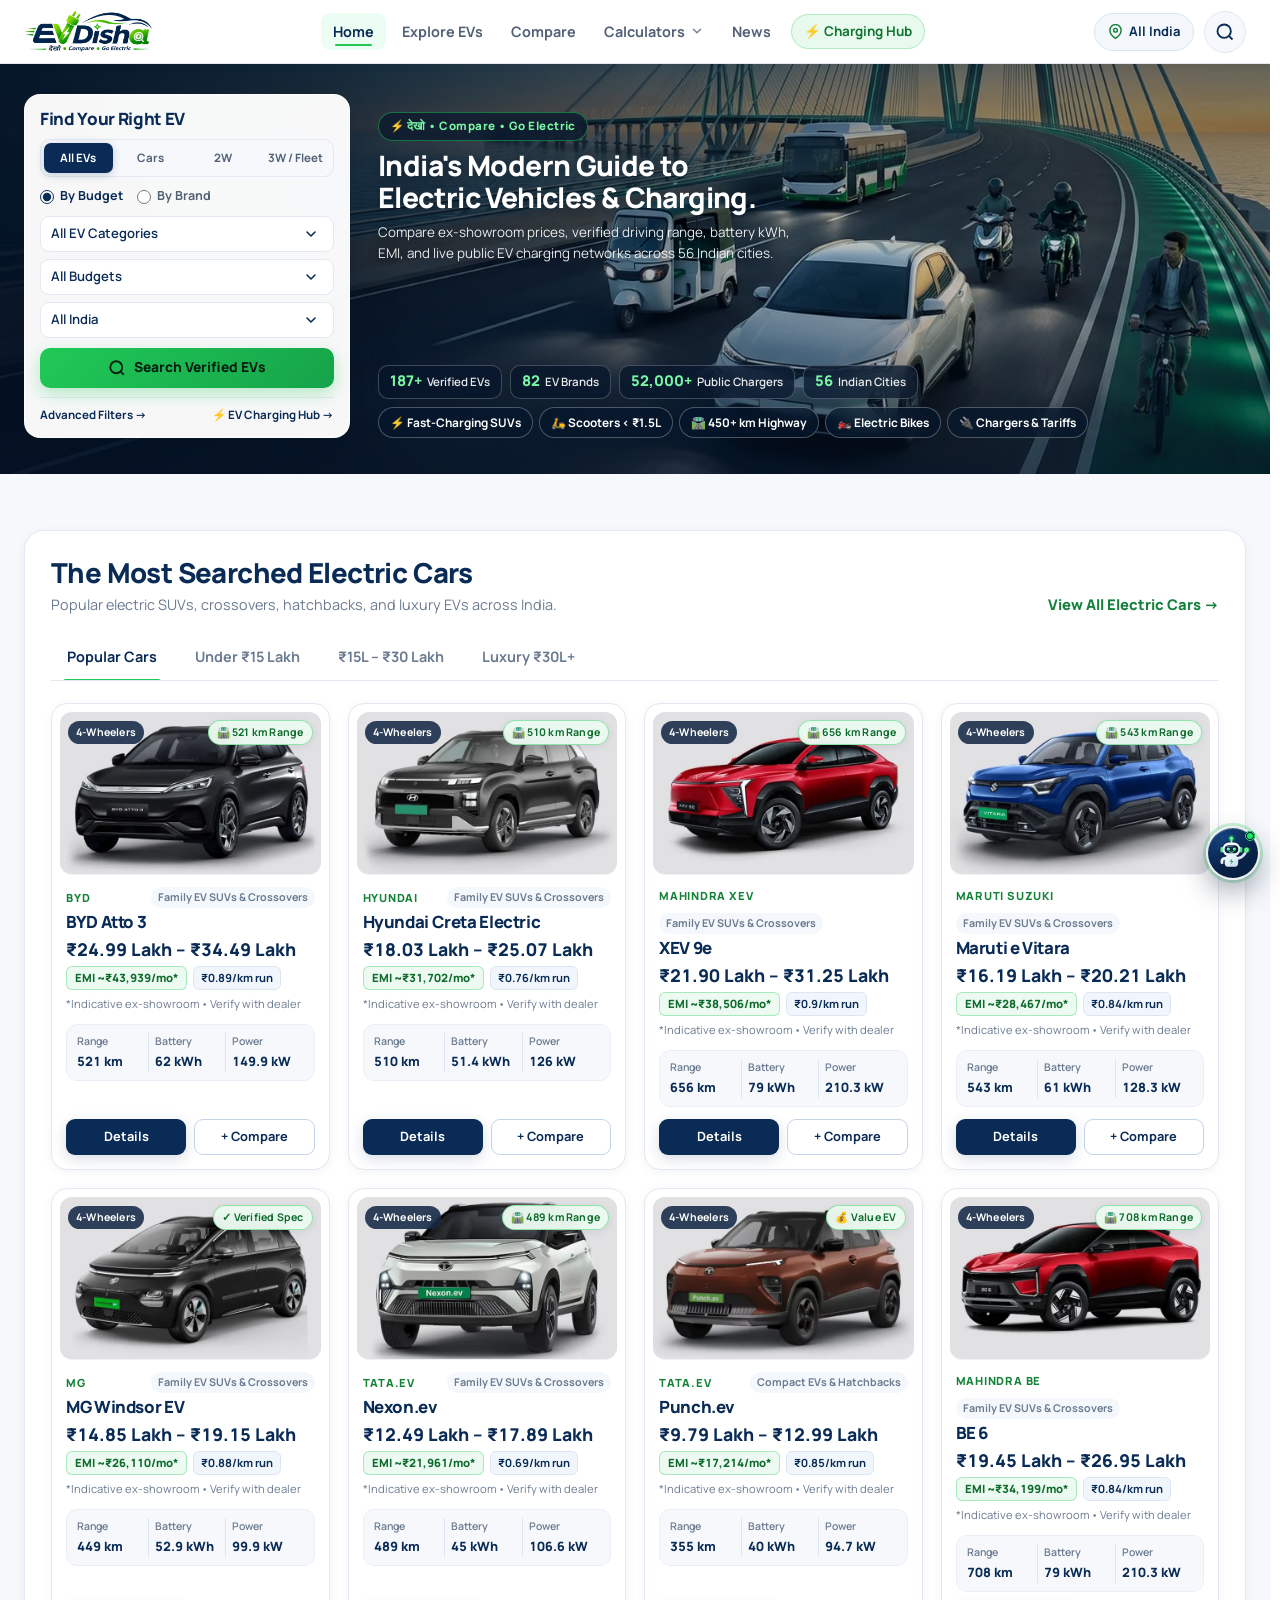
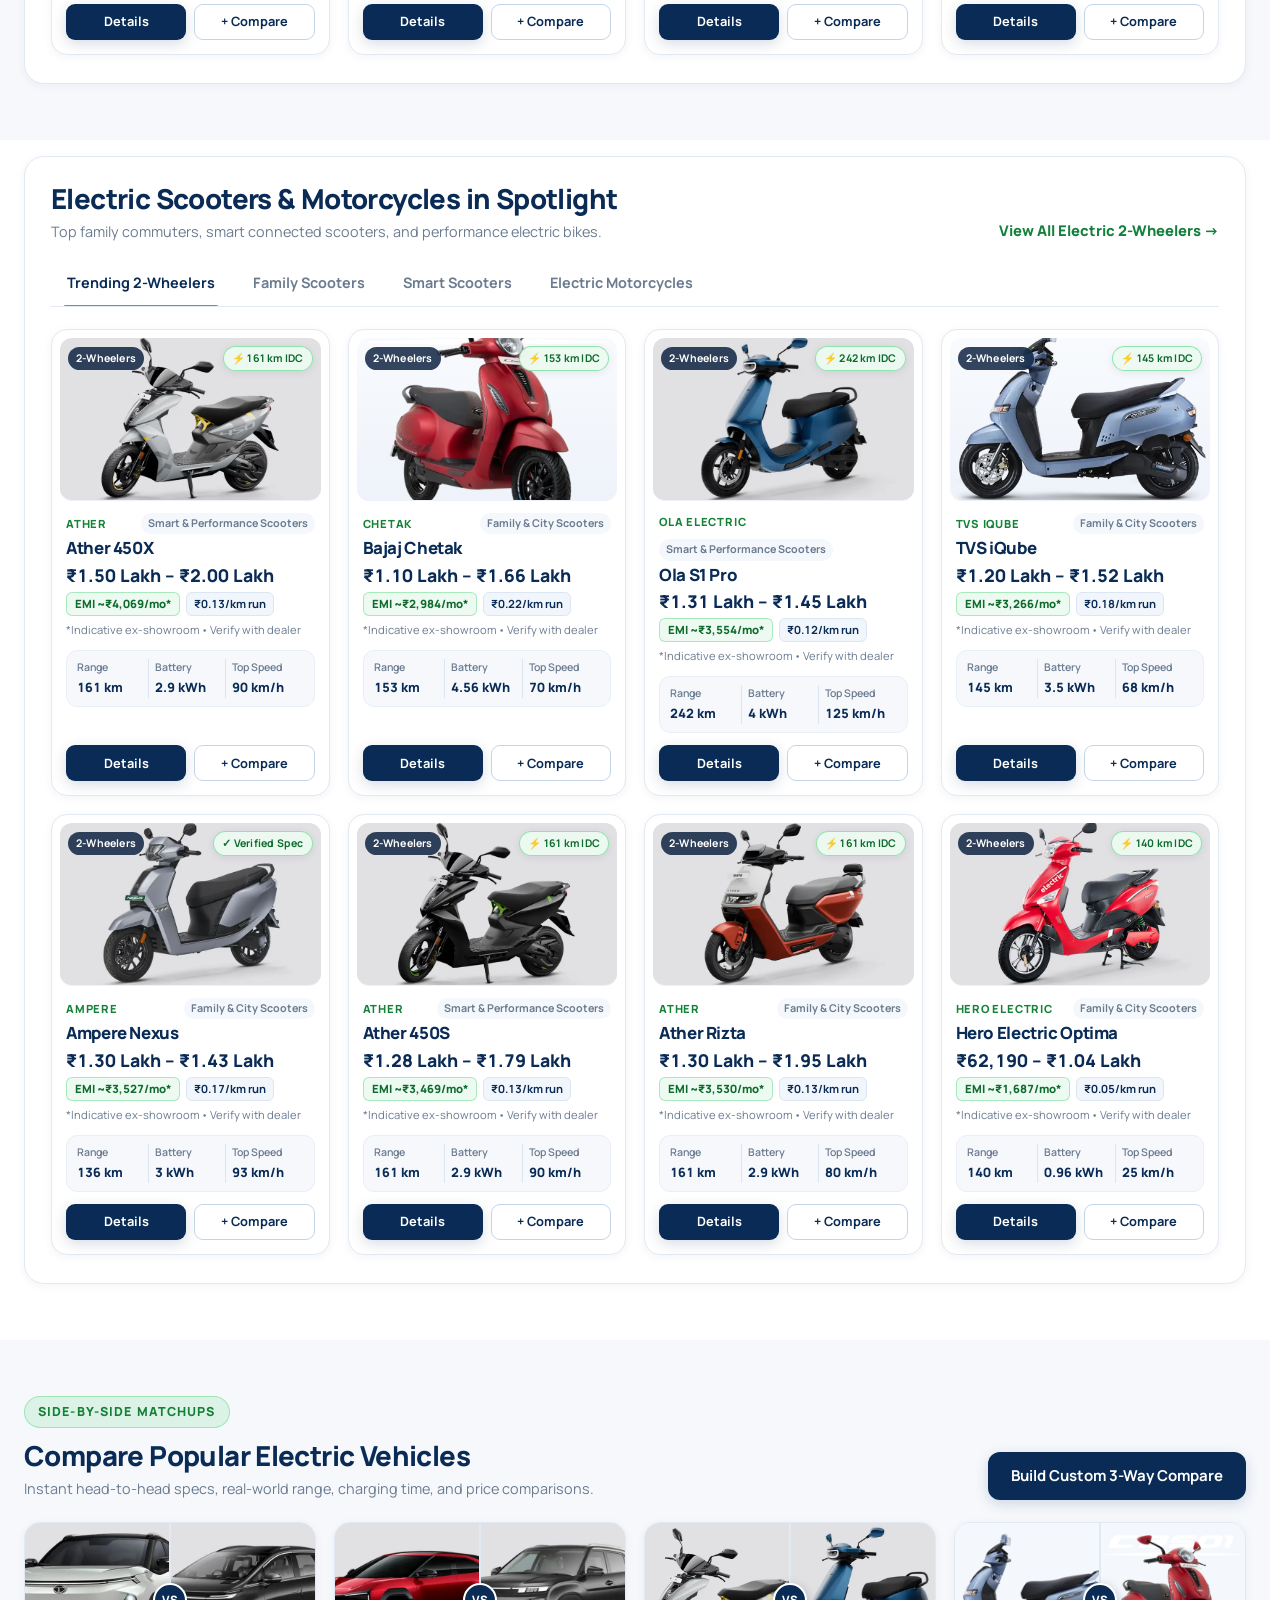
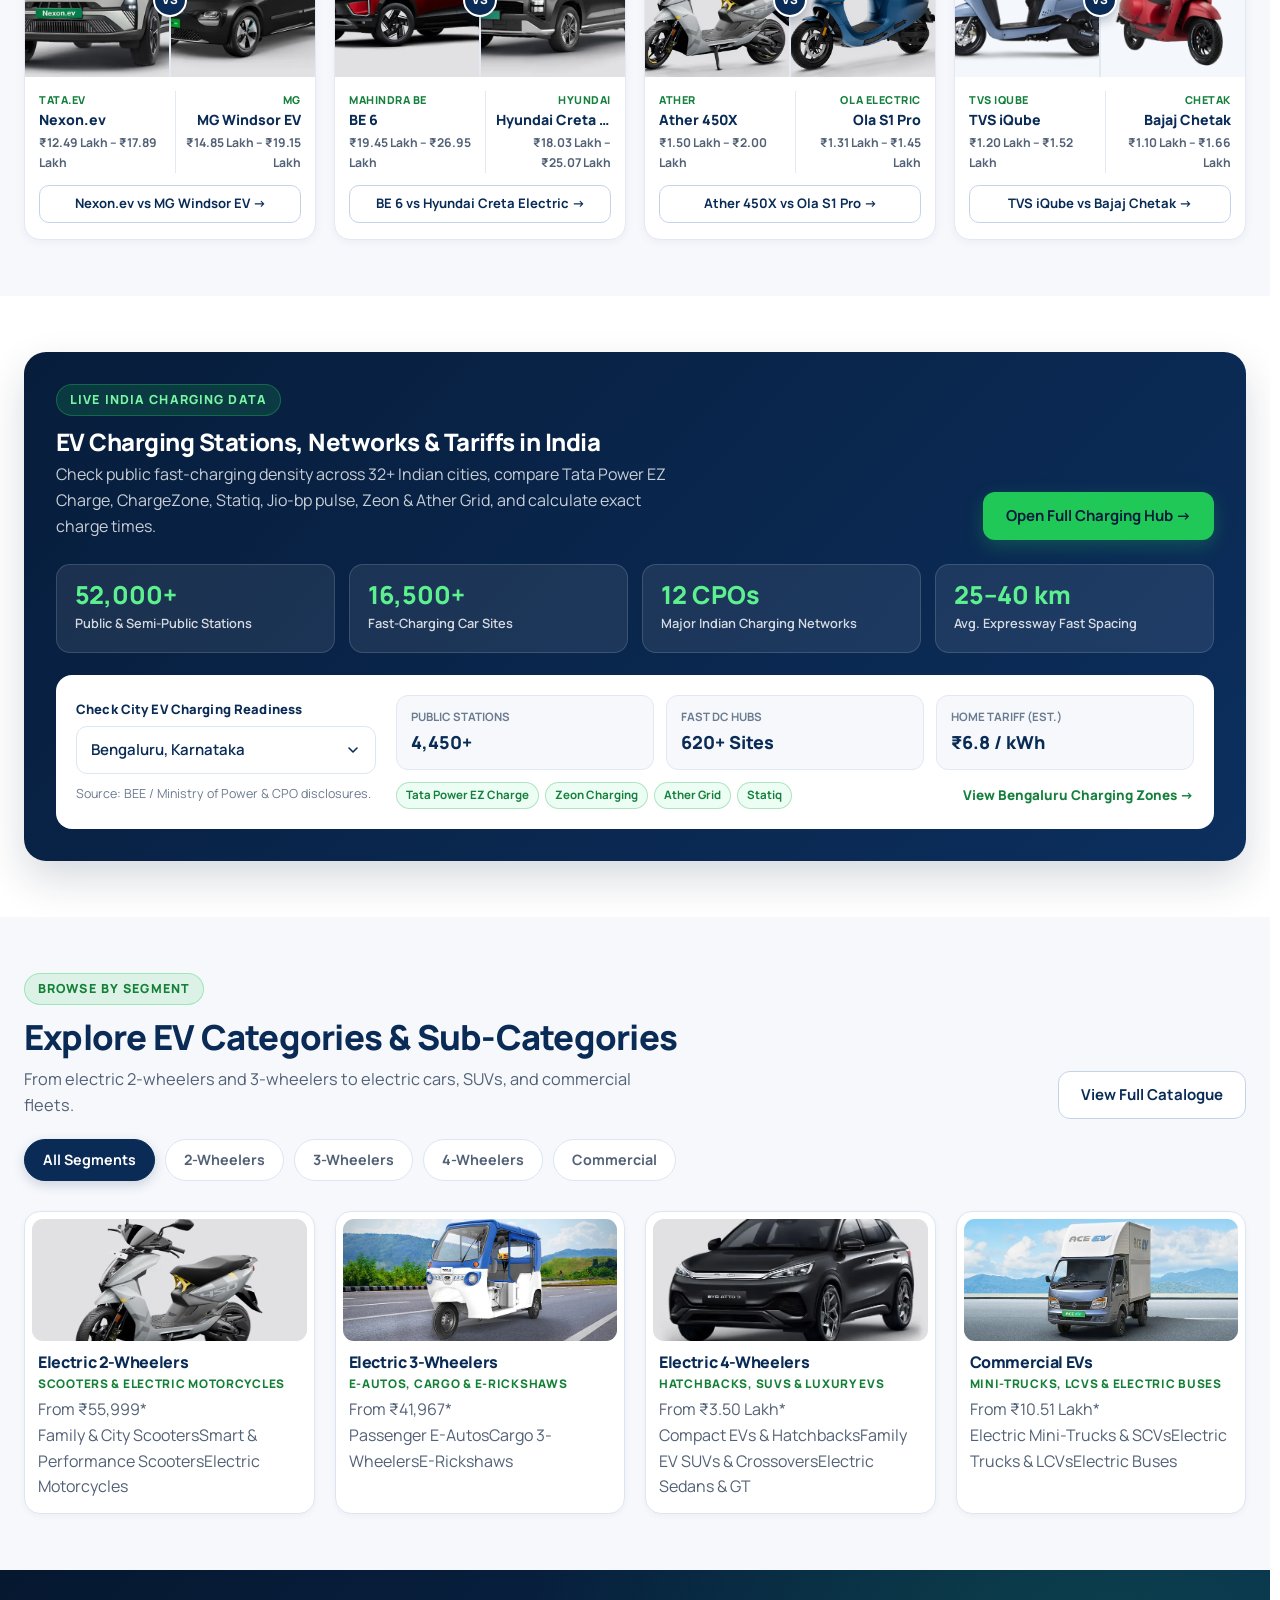
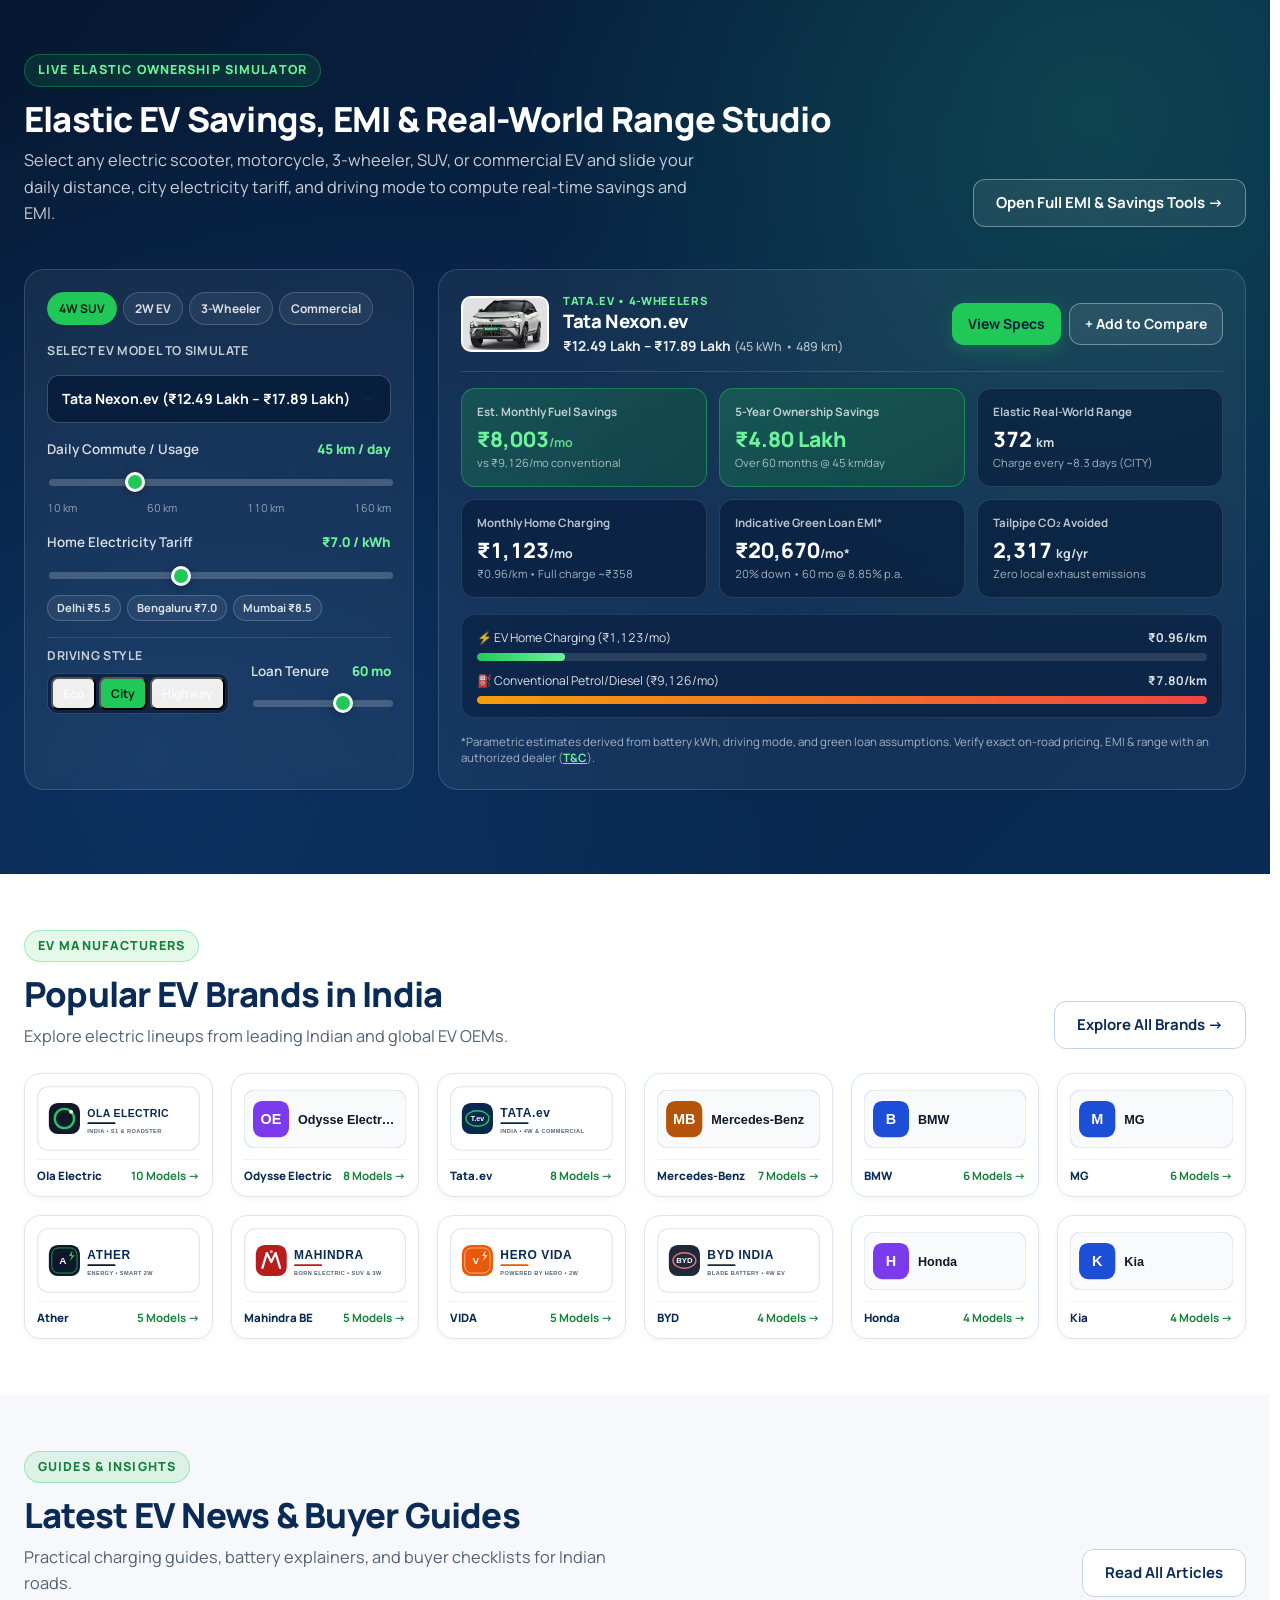
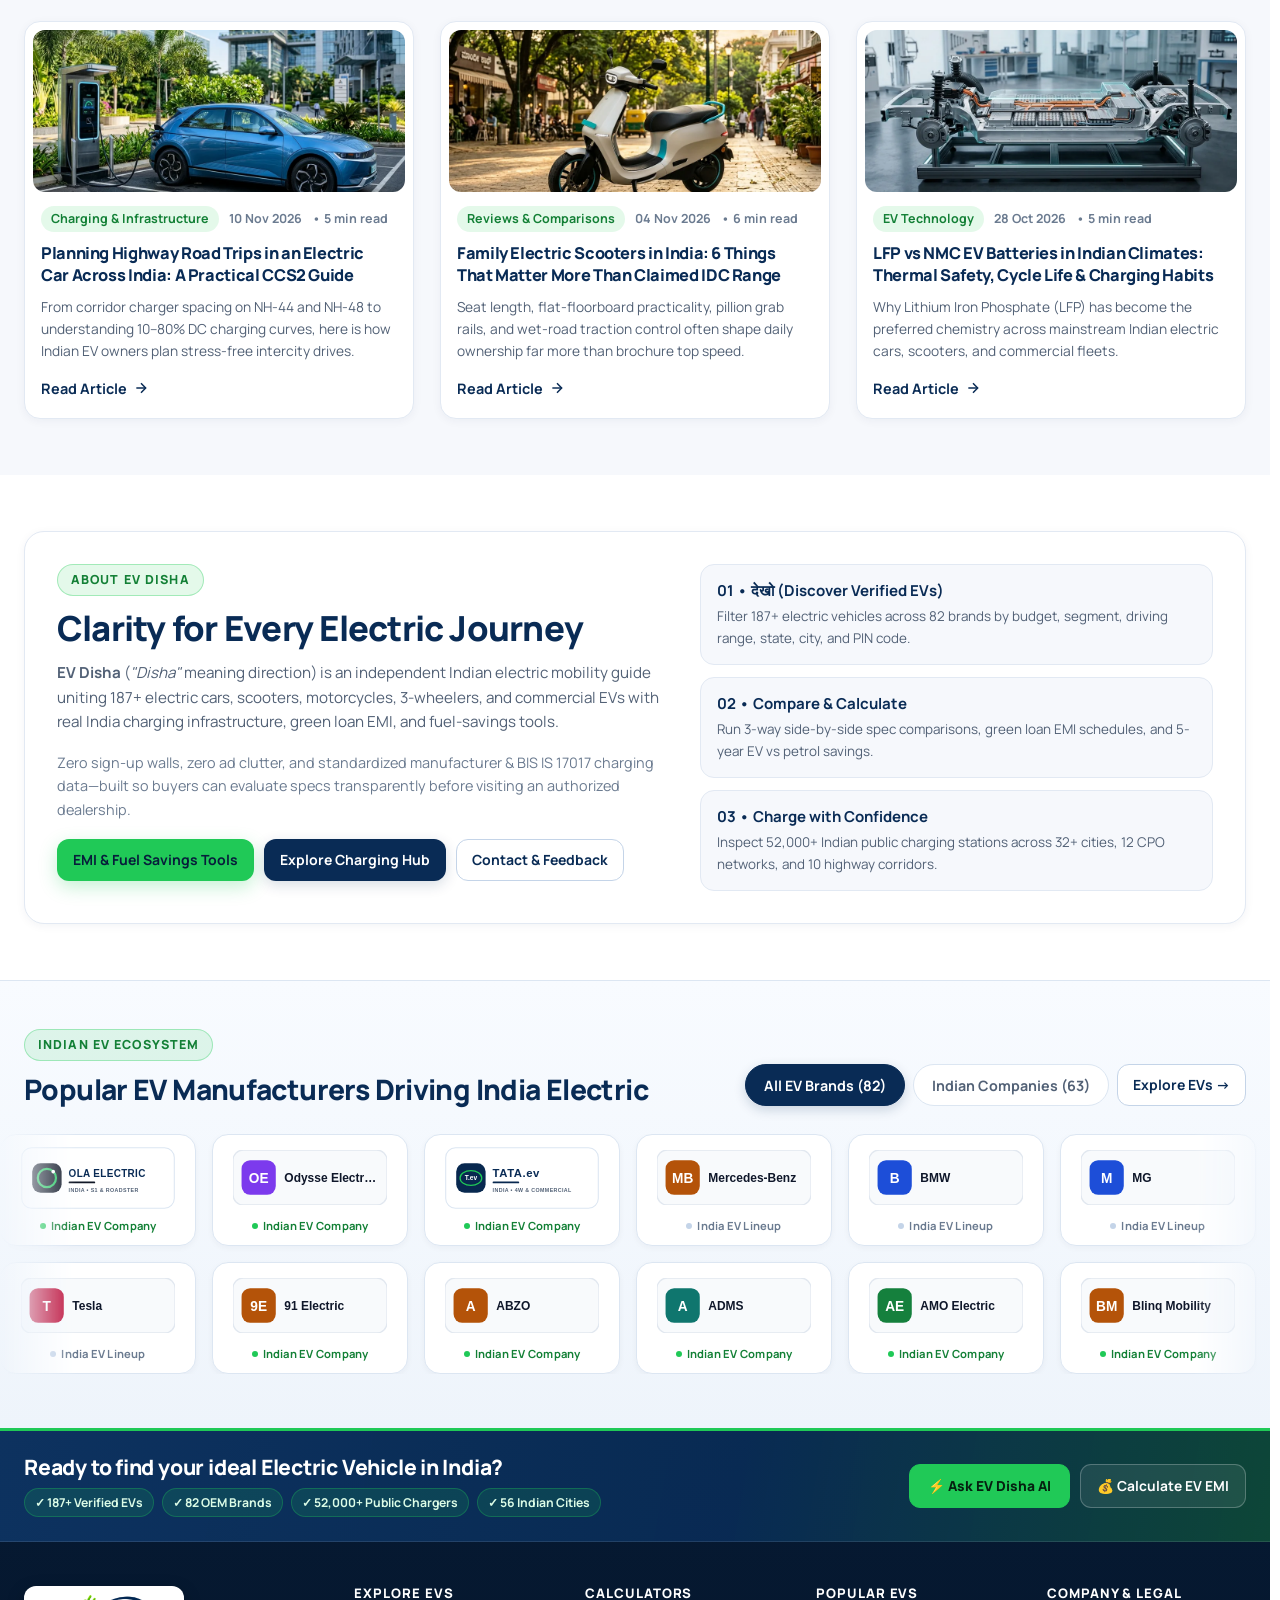
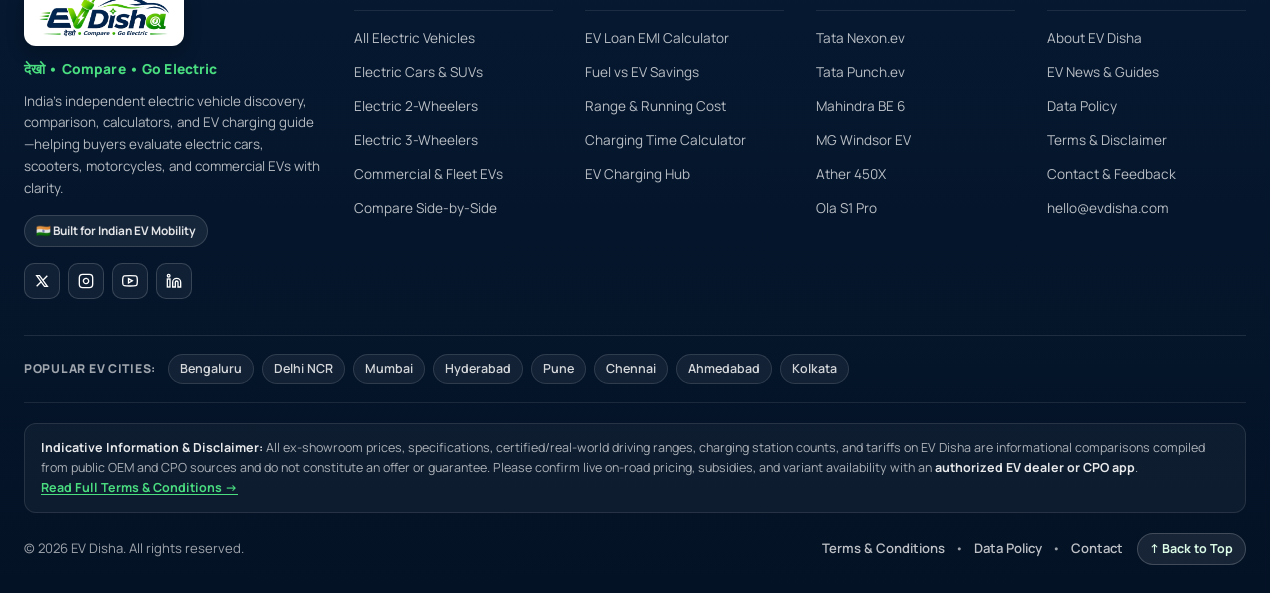
<file: index.html>
<!DOCTYPE html>
<html lang="en-IN">

<head>
  <meta charset="UTF-8" />
  <meta name="viewport" content="width=device-width, initial-scale=1.0, viewport-fit=cover" />
  <meta name="theme-color" content="#092B55" />
  <title>EV Disha – देखो • Compare • Go Electric | Electric Vehicles &amp; Charging in India</title>
  <meta name="description"
    content="Discover 187+ electric cars, scooters, bikes, and commercial EVs in India on EV Disha. Compare ex-showroom prices, range, battery kWh, EMI, and explore 52,000+ EV charging hubs." />
  <link rel="canonical" href="https://evdisha.com/" />

  <!-- Open Graph Metadata -->
  <meta property="og:site_name" content="EV Disha" />
  <meta property="og:type" content="website" />
  <meta property="og:title" content="EV Disha – Find Your Direction to Electric Mobility" />
  <meta property="og:description"
    content="Discover electric cars, bikes and scooters in India. Compare prices, driving range, battery specs, and EV charging networks." />
  <meta property="og:url" content="https://evdisha.com/" />
  <meta property="og:image" content="https://evdisha.com/assets/images/banners/hero-ev.webp" />

  <!-- Favicon -->
  <link rel="icon" type="image/png" href="assets/images/logo/favicon.png" />

  <!-- Typography: Manrope -->
  <link rel="preconnect" href="https://fonts.googleapis.com" />
  <link rel="preconnect" href="https://fonts.gstatic.com" crossorigin />
  <link href="https://fonts.googleapis.com/css2?family=Manrope:wght@400;500;600;700;800&display=swap"
    rel="stylesheet" />

  <!-- Stylesheets -->
  <link rel="stylesheet" href="assets/css/style.css?v=4.1" />
  <link rel="stylesheet" href="assets/css/responsive.css?v=4.1" />
  <link rel="stylesheet" href="assets/css/modern-ui.css?v=4.1" />

  <!-- JSON-LD Structured Data -->
  <script type="application/ld+json">
  {
    "@context": "https://schema.org",
    "@graph": [
      {
        "@type": "Organization",
        "name": "EV Disha",
        "url": "https://evdisha.com/",
        "logo": "https://evdisha.com/assets/images/logo/ev-disha-logo.webp",
        "slogan": "देखो • Compare • Go Electric",
        "description": "Indian electric vehicle discovery, comparison, and EV charging intelligence platform."
      },
      {
        "@type": "WebSite",
        "name": "EV Disha",
        "url": "https://evdisha.com/",
        "potentialAction": {
          "@type": "SearchAction",
          "target": "https://evdisha.com/explore.html?q={search_term_string}",
          "query-input": "required name=search_term_string"
        }
      }
    ]
  }
  </script>
</head>

<body data-page="home">
  <a href="#main-content" class="skip-link">Skip to main content</a>

  <!-- A. Modern Sticky Header -->
  <header class="site-header">
    <div class="container header-inner">
      <a href="index.html" class="brand-logo" aria-label="EV Disha Home">
        <img src="assets/images/logo/ev-disha-logo.webp" alt="EV Disha – देखो • Compare • Go Electric" width="186" height="62" />
      </a>

            <nav class="primary-nav" id="primary-nav" aria-label="Main navigation">
        <a href="index.html" class="nav-link active" aria-current="page">Home</a>
        <a href="explore.html" class="nav-link">Explore EVs</a>
        <a href="compare.html" class="nav-link">
          <span>Compare</span>
          <span class="nav-compare-badge js-compare-count" hidden>0</span>
        </a>
        <div class="nav-dropdown" data-nav-dropdown="calculators">
          <button type="button" class="nav-link nav-dropdown-toggle" aria-haspopup="true" aria-expanded="false">
            <span>Calculators</span>
            <svg class="nav-dd-chevron" width="14" height="14" viewBox="0 0 24 24" fill="none" stroke="currentColor" stroke-width="2.5" stroke-linecap="round" stroke-linejoin="round" aria-hidden="true">
              <polyline points="6 9 12 15 18 9"></polyline>
            </svg>
          </button>
          <div class="nav-dropdown-menu" role="menu" aria-label="EV Calculators sub-menu">
            <a href="tools.html#emi-calculator" class="nav-dropdown-item" role="menuitem">
              <span class="nav-dd-icon" aria-hidden="true">💰</span>
              <span class="nav-dd-copy"><strong>EV Loan EMI Calculator</strong><small>Monthly EMI, green loan interest &amp; yearly schedule</small></span>
            </a>
            <a href="tools.html#fuel-savings" class="nav-dropdown-item" role="menuitem">
              <span class="nav-dd-icon" aria-hidden="true">⛽</span>
              <span class="nav-dd-copy"><strong>Fuel vs EV Savings</strong><small>Compare 1-yr &amp; 5-yr savings against petrol/diesel</small></span>
            </a>
            <a href="tools.html#range-estimator" class="nav-dropdown-item" role="menuitem">
              <span class="nav-dd-icon" aria-hidden="true">🔋</span>
              <span class="nav-dd-copy"><strong>Range &amp; Running Cost</strong><small>Real-world AC/highway range &amp; monthly charging spend</small></span>
            </a>
            <a href="charging.html#charging-calculator" class="nav-dropdown-item" role="menuitem">
              <span class="nav-dd-icon" aria-hidden="true">⚡</span>
              <span class="nav-dd-copy"><strong>Charging Time Calculator</strong><small>Home AC &amp; DC Fast Charge duration &amp; cost</small></span>
            </a>
            <div class="nav-dd-footer">
              <a href="tools.html" class="nav-dd-all" role="menuitem">Open All EV Calculators &rarr;</a>
            </div>
          </div>
        </div>
        <a href="news.html" class="nav-link">News</a>
        <a href="charging.html" class="nav-link nav-link-charging">⚡ Charging Hub</a>
      </nav>

      <div class="header-actions">
        <button type="button" class="icon-btn js-open-search" aria-label="Search electric vehicles, brands, or chargers" title="Search EVs (Ctrl+K)">
          <svg width="20" height="20" viewBox="0 0 24 24" fill="none" stroke="currentColor" stroke-width="2.2" aria-hidden="true">
            <circle cx="11" cy="11" r="8"></circle>
            <line x1="21" y1="21" x2="16.65" y2="16.65"></line>
          </svg>
        </button>
        <button type="button" class="icon-btn mobile-menu-toggle" id="mobile-menu-toggle" aria-label="Toggle navigation menu" aria-expanded="false" aria-controls="primary-nav">
          <svg width="22" height="22" viewBox="0 0 24 24" fill="none" stroke="currentColor" stroke-width="2.2" aria-hidden="true">
            <line x1="3" y1="6" x2="21" y2="6"></line>
            <line x1="3" y1="12" x2="21" y2="12"></line>
            <line x1="3" y1="18" x2="21" y2="18"></line>
          </svg>
        </button>
      </div>
    </div>
  </header>
  <div class="nav-backdrop" id="nav-backdrop"></div>

  <main id="main-content">
    <!-- B. CarDekho-Style Split Hero with Floating Finder Card -->
    <section class="cd-hero" aria-labelledby="hero-heading">
      <div class="cd-hero-bg" aria-hidden="true">
        <img src="assets/images/banners/hero-ev.webp?v=4.1" alt="" width="1600" height="900" fetchpriority="high" />
      </div>
      <div class="container">
        <div class="cd-hero-grid">
          <!-- Floating White EV Finder Card -->
          <div class="cd-finder-card" aria-label="Find your right electric vehicle">
            <h2 class="cd-finder-title">Find Your Right EV</h2>

            <div class="cd-seg-tabs" id="cd-finder-seg-tabs" role="tablist" aria-label="EV segment quick switch">
              <button type="button" class="cd-seg-tab is-active" data-finder-seg="all" role="tab" aria-selected="true">All EVs</button>
              <button type="button" class="cd-seg-tab" data-finder-seg="four-wheelers" role="tab" aria-selected="false">Cars</button>
              <button type="button" class="cd-seg-tab" data-finder-seg="two-wheelers" role="tab" aria-selected="false">2W</button>
              <button type="button" class="cd-seg-tab" data-finder-seg="commercial" role="tab" aria-selected="false">3W / Fleet</button>
            </div>

            <div class="cd-mode-row" role="radiogroup" aria-label="Search mode">
              <label class="cd-mode-radio is-active" id="cd-mode-budget-label">
                <input type="radio" name="finderMode" value="budget" checked />
                <span>By Budget</span>
              </label>
              <label class="cd-mode-radio" id="cd-mode-brand-label">
                <input type="radio" name="finderMode" value="brand" />
                <span>By Brand</span>
              </label>
            </div>

            <form id="hero-quick-search-form" action="explore.html" method="get">
              <div class="cd-finder-fields">
                <div class="form-field">
                  <label for="qs-category" class="sr-only">Vehicle Category</label>
                  <select id="qs-category" name="category" class="form-control">
                    <option value="all">All EV Categories</option>
                  </select>
                </div>

                <div class="form-field" id="qs-budget-wrap">
                  <label for="qs-budget" class="sr-only">Budget Range</label>
                  <select id="qs-budget" name="price" class="form-control">
                    <option value="all">Select Budget</option>
                  </select>
                </div>

                <div class="form-field" id="qs-brand-wrap">
                  <label for="qs-brand" class="sr-only">Brand</label>
                  <select id="qs-brand" name="brand" class="form-control">
                    <option value="all">Select Brand</option>
                  </select>
                </div>

                <div class="form-field">
                  <label for="qs-city" class="sr-only">City Location</label>
                  <select id="qs-city" name="city" class="form-control">
                    <option value="all">All India</option>
                  </select>
                </div>
              </div>

              <button type="submit" class="btn cd-finder-cta">
                <svg width="18" height="18" viewBox="0 0 24 24" fill="none" stroke="currentColor" stroke-width="2.4"
                  aria-hidden="true">
                  <circle cx="11" cy="11" r="8"></circle>
                  <line x1="21" y1="21" x2="16.65" y2="16.65"></line>
                </svg>
                <span id="qs-submit-label">Search Verified EVs</span>
              </button>
            </form>

            <div class="cd-finder-footer-links">
              <a href="explore.html">Advanced Filters &rarr;</a>
              <a href="charging.html">⚡ EV Charging Hub &rarr;</a>
            </div>
          </div>

          <!-- Editorial Highlight Column -->
          <div class="cd-hero-editorial">
            <div class="cd-hero-badge">⚡ देखो &bull; Compare &bull; Go Electric</div>
            <h1 id="hero-heading">India's Modern Guide to Electric Vehicles &amp; Charging.</h1>
            <p>
              Compare ex-showroom prices, verified driving range, battery kWh, EMI, and live public EV charging networks across 56 Indian cities.
            </p>

            <div class="cd-hero-stats" aria-label="Platform highlights">
              <div class="cd-hero-stat">
                <strong>187+</strong>
                <span>Verified EVs</span>
              </div>
              <div class="cd-hero-stat">
                <strong>82</strong>
                <span>EV Brands</span>
              </div>
              <div class="cd-hero-stat">
                <strong>52,000+</strong>
                <span>Public Chargers</span>
              </div>
              <div class="cd-hero-stat">
                <strong>56</strong>
                <span>Indian Cities</span>
              </div>
            </div>

            <div class="cd-quick-pills-bar" aria-label="Popular EV quick searches">
              <a href="explore.html?q=suv+fast+charging" class="cd-hero-chip">⚡ Fast-Charging SUVs</a>
              <a href="explore.html?q=scooter+under+1.5+lakh" class="cd-hero-chip">🛵 Scooters &lt; ₹1.5L</a>
              <a href="explore.html?q=above+450+km" class="cd-hero-chip">🛣️ 450+ km Highway</a>
              <a href="explore.html?q=motorcycle" class="cd-hero-chip">🏍️ Electric Bikes</a>
              <a href="charging.html" class="cd-hero-chip">🔌 Chargers &amp; Tariffs</a>
            </div>
          </div>
        </div>
      </div>
    </section>

    <!-- C. Most Searched Electric Cars (CarDekho Tabbed Shelf) -->
    <section class="cd-section cd-section-canvas" aria-labelledby="cars-shelf-heading">
      <div class="container">
        <div class="cd-shelf-box">
          <div class="cd-shelf-head">
            <div>
              <h2 id="cars-shelf-heading">The Most Searched Electric Cars</h2>
              <p>Popular electric SUVs, crossovers, hatchbacks, and luxury EVs across India.</p>
            </div>
            <a href="explore.html?category=four-wheelers" class="cd-view-all-link">View All Electric Cars &rarr;</a>
          </div>

          <div class="cd-tab-strip" id="home-cars-tabs" role="tablist" aria-label="Filter electric cars by budget">
            <button type="button" class="cd-tab-btn is-active" data-car-tab="all" role="tab" aria-selected="true">Popular Cars</button>
            <button type="button" class="cd-tab-btn" data-car-tab="under-15l" role="tab" aria-selected="false">Under ₹15 Lakh</button>
            <button type="button" class="cd-tab-btn" data-car-tab="15l-30l" role="tab" aria-selected="false">₹15L – ₹30 Lakh</button>
            <button type="button" class="cd-tab-btn" data-car-tab="above-30l" role="tab" aria-selected="false">Luxury ₹30L+</button>
          </div>

          <div id="home-cars-grid" class="vehicles-grid vehicles-grid-compact" aria-live="polite"></div>
        </div>
      </div>
    </section>

    <!-- D. Popular Electric 2-Wheelers (BikeDekho Tabbed Shelf) -->
    <section class="cd-section" style="padding-top:16px;" aria-labelledby="twowheelers-shelf-heading">
      <div class="container">
        <div class="cd-shelf-box">
          <div class="cd-shelf-head">
            <div>
              <h2 id="twowheelers-shelf-heading">Electric Scooters &amp; Motorcycles in Spotlight</h2>
              <p>Top family commuters, smart connected scooters, and performance electric bikes.</p>
            </div>
            <a href="explore.html?category=two-wheelers" class="cd-view-all-link">View All Electric 2-Wheelers &rarr;</a>
          </div>

          <div class="cd-tab-strip" id="home-2w-tabs" role="tablist" aria-label="Filter electric two-wheelers by type">
            <button type="button" class="cd-tab-btn is-active" data-2w-tab="all" role="tab" aria-selected="true">Trending 2-Wheelers</button>
            <button type="button" class="cd-tab-btn" data-2w-tab="family-scooters" role="tab" aria-selected="false">Family Scooters</button>
            <button type="button" class="cd-tab-btn" data-2w-tab="smart-scooters" role="tab" aria-selected="false">Smart Scooters</button>
            <button type="button" class="cd-tab-btn" data-2w-tab="bikes" role="tab" aria-selected="false">Electric Motorcycles</button>
          </div>

          <div id="home-trending-grid" class="vehicles-grid vehicles-grid-compact" aria-live="polite"></div>
        </div>
      </div>
    </section>

    <!-- E. CarDekho-Signature Popular EV "VS" Comparisons -->
    <section class="cd-section cd-section-canvas" aria-labelledby="vs-compare-heading">
      <div class="container">
        <div class="cd-shelf-head" style="margin-bottom:22px;">
          <div>
            <span class="eyebrow">Side-by-Side Matchups</span>
            <h2 id="vs-compare-heading">Compare Popular Electric Vehicles</h2>
            <p>Instant head-to-head specs, real-world range, charging time, and price comparisons.</p>
          </div>
          <a href="compare.html" class="btn btn-navy">Build Custom 3-Way Compare</a>
        </div>

        <div id="home-vs-grid" class="cd-vs-grid" aria-live="polite"></div>
      </div>
    </section>

    <!-- F. India EV Charging Network Preview (Powered by assets/data/charging.json) -->
    <section class="cd-section" aria-labelledby="charging-preview-heading">
      <div class="container">
        <div class="chg-preview-shell">
          <div class="chg-preview-top">
            <div>
              <span class="eyebrow" style="color:#79F6A4; background:rgba(32,201,87,0.16); border-color:rgba(32,201,87,0.35);">Live India Charging Data</span>
              <h2 id="charging-preview-heading">EV Charging Stations, Networks &amp; Tariffs in India</h2>
              <p>
                Check public fast-charging density across 32+ Indian cities, compare Tata Power EZ Charge, ChargeZone, Statiq, Jio-bp pulse, Zeon &amp; Ather Grid, and calculate exact charge times.
              </p>
            </div>
            <a href="charging.html" class="btn btn-primary">Open Full Charging Hub &rarr;</a>
          </div>

          <div class="chg-kpi-strip" id="home-charging-kpis">
            <!-- Populated from assets/data/charging.json -->
          </div>

          <div class="chg-preview-finder">
            <div>
              <label for="home-charging-city-select" class="form-label" style="color:var(--color-navy); font-weight:800; margin-bottom:6px; display:block;">
                Check City EV Charging Readiness
              </label>
              <select id="home-charging-city-select" class="form-control" style="min-height:44px; border-radius:11px;">
                <option value="bengaluru">Bengaluru, Karnataka</option>
              </select>
              <div style="margin-top:10px; font-size:0.78rem; color:var(--color-muted);">
                Source: BEE / Ministry of Power &amp; CPO disclosures.
              </div>
            </div>
            <div id="home-charging-city-output" aria-live="polite">
              <!-- Populated from assets/data/charging.json -->
            </div>
          </div>
        </div>
      </div>
    </section>

    <!-- G. Browse by Vehicle Segment & Sub-Categories -->
    <section class="cd-section cd-section-canvas" aria-labelledby="categories-heading">
      <div class="container">
        <div class="section-header" style="margin-bottom:20px;">
          <div>
            <span class="eyebrow">Browse by Segment</span>
            <h2 id="categories-heading" class="section-title">Explore EV Categories &amp; Sub-Categories</h2>
            <p class="section-subtitle">From electric 2-wheelers and 3-wheelers to electric cars, SUVs, and commercial fleets.</p>
          </div>
          <a href="explore.html" class="btn btn-outline">View Full Catalogue</a>
        </div>

        <div id="home-category-tabs" class="segment-filter-pills" role="group" aria-label="Filter category showcase">
        </div>

        <div id="home-categories-grid" class="categories-bento-grid" aria-live="polite">
          <!-- Rendered dynamically from assets/data/categories.json -->
        </div>
      </div>
    </section>

    <!-- H. Interactive Elastic EV Savings, EMI & Real-World Range Studio -->
    <section class="section elastic-studio-section" id="elastic-studio-section"
      aria-labelledby="elastic-studio-heading">
      <div class="container">
        <div class="section-header elastic-studio-top">
          <div>
            <span class="eyebrow elastic-eyebrow">Live Elastic Ownership Simulator</span>
            <h2 id="elastic-studio-heading" class="section-title" style="color:#FFFFFF;">Elastic EV Savings, EMI &amp;
              Real-World Range Studio</h2>
            <p class="section-subtitle" style="color:rgba(255,255,255,0.78); max-width:680px;">
              Select any electric scooter, motorcycle, 3-wheeler, SUV, or commercial EV and slide your daily distance,
              city electricity tariff, and driving mode to compute real-time savings and EMI.
            </p>
          </div>
          <a href="tools.html#emi-calculator" class="btn btn-outline-light">Open Full EMI &amp; Savings Tools &rarr;</a>
        </div>

        <div id="home-elastic-studio">
          <!-- Populated dynamically by home.js -->
        </div>
      </div>
    </section>

    <!-- I. Popular EV Brands -->
    <section class="cd-section" aria-labelledby="brands-heading">
      <div class="container">
        <div class="section-header" style="margin-bottom:24px;">
          <div>
            <span class="eyebrow">EV Manufacturers</span>
            <h2 id="brands-heading" class="section-title">Popular EV Brands in India</h2>
            <p class="section-subtitle">Explore electric lineups from leading Indian and global EV OEMs.</p>
          </div>
          <a href="explore.html" class="btn btn-outline">Explore All Brands &rarr;</a>
        </div>

        <div id="home-brands-grid" class="brands-logo-grid">
          <!-- Rendered dynamically from assets/data/brands.json -->
        </div>
      </div>
    </section>

    <!-- J. Latest EV News & Charging Guides -->
    <section class="cd-section cd-section-canvas" aria-labelledby="news-heading">
      <div class="container">
        <div class="section-header" style="margin-bottom:24px;">
          <div>
            <span class="eyebrow">Guides &amp; Insights</span>
            <h2 id="news-heading" class="section-title">Latest EV News &amp; Buyer Guides</h2>
            <p class="section-subtitle">Practical charging guides, battery explainers, and buyer checklists for Indian roads.</p>
          </div>
          <a href="news.html" class="btn btn-outline">Read All Articles</a>
        </div>

        <div id="home-news-grid" class="news-grid">
          <!-- Rendered dynamically from assets/data/news.json -->
        </div>
      </div>
    </section>

    <!-- K. About EV Disha (Merged into Home Bottom) -->
    <section class="cd-section" id="about-evdisha" aria-labelledby="about-home-heading">
      <div class="container">
        <div class="home-about-shell" id="data-methodology">
          <div class="home-about-grid">
            <div>
              <span class="eyebrow">About EV Disha</span>
              <h2 id="about-home-heading" class="section-title" style="margin-bottom:12px;">Clarity for Every Electric Journey</h2>
              <p style="font-size:0.95rem; color:var(--color-body);">
                <strong>EV Disha</strong> (<em>"Disha"</em> meaning direction) is an independent Indian electric mobility guide uniting 187+ electric cars, scooters, motorcycles, 3-wheelers, and commercial EVs with real India charging infrastructure, green loan EMI, and fuel-savings tools.
              </p>
              <p style="font-size:0.9rem; color:var(--color-muted);">
                Zero sign-up walls, zero ad clutter, and standardized manufacturer &amp; BIS IS 17017 charging data—built so buyers can evaluate specs transparently before visiting an authorized dealership.
              </p>
              <div style="display:flex; gap:10px; flex-wrap:wrap; margin-top:18px;">
                <a href="tools.html" class="btn btn-sm btn-primary">EMI &amp; Fuel Savings Tools</a>
                <a href="charging.html" class="btn btn-sm btn-navy">Explore Charging Hub</a>
                <a href="contact.html" class="btn btn-sm btn-outline">Contact &amp; Feedback</a>
              </div>
            </div>

            <div class="home-about-pillars">
              <div class="home-about-pillar">
                <strong>01 &bull; देखो (Discover Verified EVs)</strong>
                <p>Filter 187+ electric vehicles across 82 brands by budget, segment, driving range, state, city, and PIN code.</p>
              </div>
              <div class="home-about-pillar">
                <strong>02 &bull; Compare &amp; Calculate</strong>
                <p>Run 3-way side-by-side spec comparisons, green loan EMI schedules, and 5-year EV vs petrol savings.</p>
              </div>
              <div class="home-about-pillar">
                <strong>03 &bull; Charge with Confidence</strong>
                <p>Inspect 52,000+ Indian public charging stations across 32+ cities, 12 CPO networks, and 10 highway corridors.</p>
              </div>
            </div>
          </div>
        </div>
      </div>
    </section>
  </main>

  <!-- Footer -->
    <footer class="site-footer">
    <div class="footer-top-banner">
      <div class="container footer-top-banner-inner">
        <div class="footer-banner-copy">
          <h2>Ready to find your ideal Electric Vehicle in India?</h2>
          <div class="footer-trust-pills" aria-label="Platform highlights">
            <span class="footer-trust-pill">✓ 187+ Verified EVs</span>
            <span class="footer-trust-pill">✓ 82 OEM Brands</span>
            <span class="footer-trust-pill">✓ 52,000+ Public Chargers</span>
            <span class="footer-trust-pill">✓ 56 Indian Cities</span>
          </div>
        </div>
        <div class="footer-banner-actions">
          <button type="button" class="footer-banner-btn-ai js-open-ev-ai">⚡ Ask EV Disha AI</button>
          <a href="tools.html#emi-calculator" class="footer-banner-btn-emi">💰 Calculate EV EMI</a>
        </div>
      </div>
    </div>

    <div class="container">
      <div class="footer-grid">
        <div class="footer-col">
          <a href="index.html" class="footer-logo-plate" aria-label="EV Disha Home">
            <img src="assets/images/logo/ev-disha-logo.webp" alt="EV Disha – देखो • Compare • Go Electric" width="164" height="44" />
          </a>
          <div class="footer-tagline">देखो &bull; Compare &bull; Go Electric</div>
          <p class="footer-desc">
            India's independent electric vehicle discovery, comparison, calculators, and EV charging guide—helping buyers evaluate electric cars, scooters, motorcycles, and commercial EVs with clarity.
          </p>
          <div class="footer-india-badge">🇮🇳 Built for Indian EV Mobility</div>
          <div class="social-links" aria-label="Social media channels">
            <a href="contact.html#social-channels" class="social-link" aria-label="EV Disha on X (Twitter)" title="Official Social Channels">
              <svg width="16" height="16" viewBox="0 0 24 24" fill="none" stroke="currentColor" stroke-width="2" aria-hidden="true"><path d="M4 4l11.733 16h4.267l-11.733 -16z"></path><path d="M4 20l6.768 -6.768m2.46 -2.46l6.772 -6.772"></path></svg>
            </a>
            <a href="contact.html#social-channels" class="social-link" aria-label="EV Disha on Instagram" title="Official Social Channels">
              <svg width="16" height="16" viewBox="0 0 24 24" fill="none" stroke="currentColor" stroke-width="2" aria-hidden="true"><rect x="2" y="2" width="20" height="20" rx="5" ry="5"></rect><path d="M16 11.37A4 4 0 1 1 12.63 8 4 4 0 0 1 16 11.37z"></path><line x1="17.5" y1="6.5" x2="17.51" y2="6.5"></line></svg>
            </a>
            <a href="contact.html#social-channels" class="social-link" aria-label="EV Disha on YouTube" title="Official Social Channels">
              <svg width="16" height="16" viewBox="0 0 24 24" fill="none" stroke="currentColor" stroke-width="2" aria-hidden="true"><path d="M22.54 6.42a2.78 2.78 0 0 0-1.94-2C18.88 4 12 4 12 4s-6.88 0-8.6.46a2.78 2.78 0 0 0-1.94 2A29 29 0 0 0 1 11.75a29 29 0 0 0 .46 5.33A2.78 2.78 0 0 0 3.4 19c1.72.46 8.6.46 8.6.46s6.88 0 8.6-.46a2.78 2.78 0 0 0 1.94-2 29 29 0 0 0 .46-5.25 29 29 0 0 0-.46-5.33z"></path><polygon points="9.75 15.02 15.5 11.75 9.75 8.48 9.75 15.02"></polygon></svg>
            </a>
            <a href="contact.html#social-channels" class="social-link" aria-label="EV Disha on LinkedIn" title="Official Social Channels">
              <svg width="16" height="16" viewBox="0 0 24 24" fill="none" stroke="currentColor" stroke-width="2" aria-hidden="true"><path d="M16 8a6 6 0 0 1 6 6v7h-4v-7a2 2 0 0 0-2-2 2 2 0 0 0-2 2v7h-4v-7a6 6 0 0 1 6-6z"></path><rect x="2" y="9" width="4" height="12"></rect><circle cx="4" cy="4" r="2"></circle></svg>
            </a>
          </div>
        </div>

        <div class="footer-col">
          <h3>Explore EVs</h3>
          <ul class="footer-links">
            <li><a href="explore.html">All Electric Vehicles</a></li>
            <li><a href="explore.html?category=four-wheelers">Electric Cars &amp; SUVs</a></li>
            <li><a href="explore.html?category=two-wheelers">Electric 2-Wheelers</a></li>
            <li><a href="explore.html?category=three-wheelers">Electric 3-Wheelers</a></li>
            <li><a href="explore.html?category=commercial">Commercial &amp; Fleet EVs</a></li>
            <li><a href="compare.html">Compare Side-by-Side</a></li>
          </ul>
        </div>

        <div class="footer-col">
          <h3>Calculators</h3>
          <ul class="footer-links">
            <li><a href="tools.html#emi-calculator">EV Loan EMI Calculator</a></li>
            <li><a href="tools.html#fuel-savings">Fuel vs EV Savings</a></li>
            <li><a href="tools.html#range-estimator">Range &amp; Running Cost</a></li>
            <li><a href="charging.html#charging-calculator">Charging Time Calculator</a></li>
            <li><a href="charging.html">EV Charging Hub</a></li>
          </ul>
        </div>

        <div class="footer-col">
          <h3>Popular EVs</h3>
          <ul class="footer-links">
            <li><a href="vehicle-details.html?id=tata-nexon-ev">Tata Nexon.ev</a></li>
            <li><a href="vehicle-details.html?id=tata-punch-ev">Tata Punch.ev</a></li>
            <li><a href="vehicle-details.html?id=mahindra-be-6">Mahindra BE 6</a></li>
            <li><a href="vehicle-details.html?id=mg-windsor-ev">MG Windsor EV</a></li>
            <li><a href="vehicle-details.html?id=ather-450x">Ather 450X</a></li>
            <li><a href="vehicle-details.html?id=ola-s1-pro">Ola S1 Pro</a></li>
          </ul>
        </div>

        <div class="footer-col">
          <h3>Company &amp; Legal</h3>
          <ul class="footer-links">
            <li><a href="index.html#about-evdisha">About EV Disha</a></li>
            <li><a href="news.html">EV News &amp; Guides</a></li>
            <li><a href="index.html#data-methodology">Data Policy</a></li>
            <li><a href="terms.html">Terms &amp; Disclaimer</a></li>
            <li><a href="contact.html">Contact &amp; Feedback</a></li>
            <li><a href="mailto:hello@evdisha.com">hello@evdisha.com</a></li>
          </ul>
        </div>
      </div>

      <div class="footer-cities-bar" aria-label="Popular Indian EV Cities">
        <span class="footer-cities-label">Popular EV Cities:</span>
        <a href="charging.html?city=bengaluru" class="footer-city-pill">Bengaluru</a>
        <a href="charging.html?city=delhi" class="footer-city-pill">Delhi NCR</a>
        <a href="charging.html?city=mumbai" class="footer-city-pill">Mumbai</a>
        <a href="charging.html?city=hyderabad" class="footer-city-pill">Hyderabad</a>
        <a href="charging.html?city=pune" class="footer-city-pill">Pune</a>
        <a href="charging.html?city=chennai" class="footer-city-pill">Chennai</a>
        <a href="charging.html?city=ahmedabad" class="footer-city-pill">Ahmedabad</a>
        <a href="charging.html?city=kolkata" class="footer-city-pill">Kolkata</a>
      </div>

      <div class="footer-disclaimer-box" role="note">
        <strong>Indicative Information &amp; Disclaimer:</strong> All ex-showroom prices, specifications, certified/real-world driving ranges, charging station counts, and tariffs on EV Disha are informational comparisons compiled from public OEM and CPO sources and do not constitute an offer or guarantee. Please confirm live on-road pricing, subsidies, and variant availability with an <strong>authorized EV dealer or CPO app</strong>. <a href="terms.html">Read Full Terms &amp; Conditions &rarr;</a>
      </div>

      <div class="footer-bottom">
        <span>&copy; 2026 EV Disha. All rights reserved.</span>
        <div class="footer-bottom-right">
          <div class="footer-legal-links">
            <a href="terms.html">Terms &amp; Conditions</a>
            <span aria-hidden="true">&bull;</span>
            <a href="index.html#data-methodology">Data Policy</a>
            <span aria-hidden="true">&bull;</span>
            <a href="contact.html">Contact</a>
          </div>
          <button type="button" class="footer-back-top js-back-to-top" aria-label="Scroll back to top">&uarr; Back to Top</button>
        </div>
      </div>
    </div>
  </footer>

  <!-- Scripts -->
  <script src="assets/js/main.js?v=4.1" defer></script>
  <script src="assets/js/ai-agent.js?v=4.1" defer></script>
  <script src="assets/js/filters.js?v=4.1" defer></script>
  <script src="assets/js/home.js?v=4.1" defer></script>
</body>

</html>
</file>
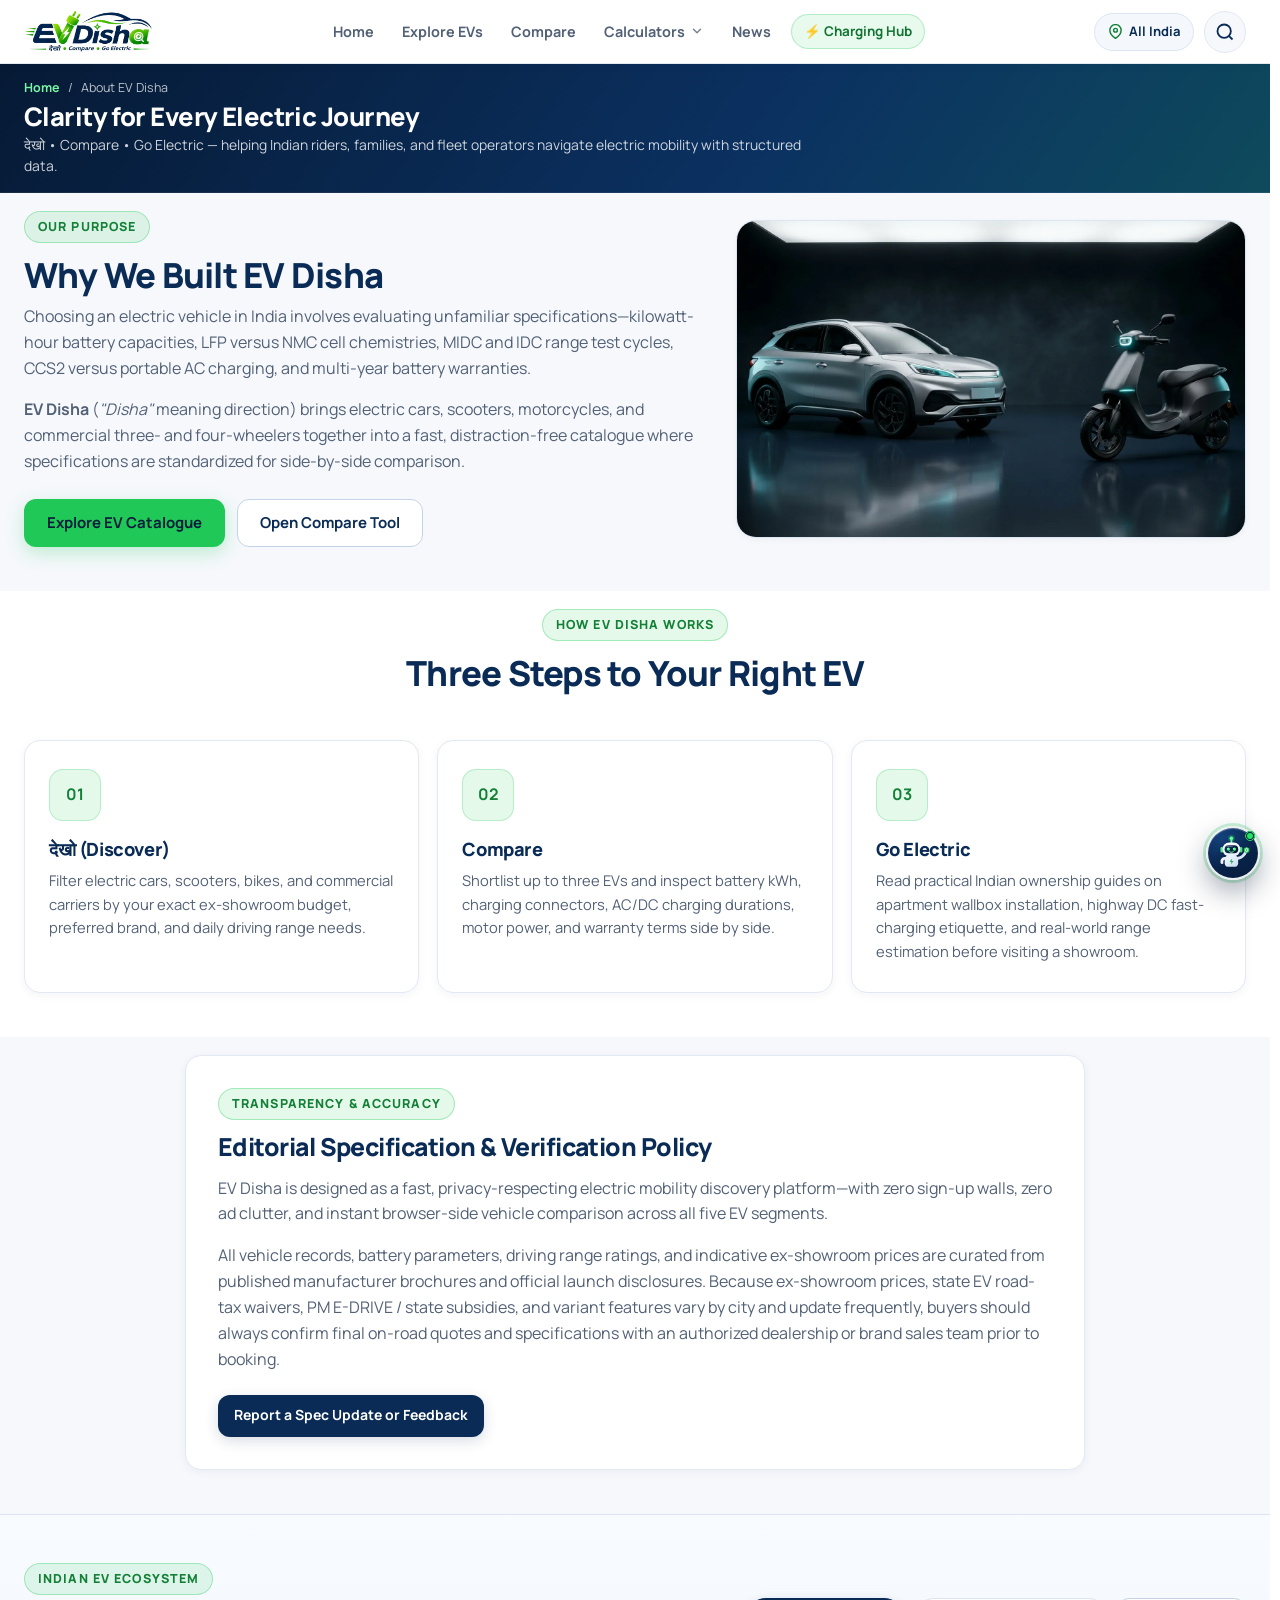
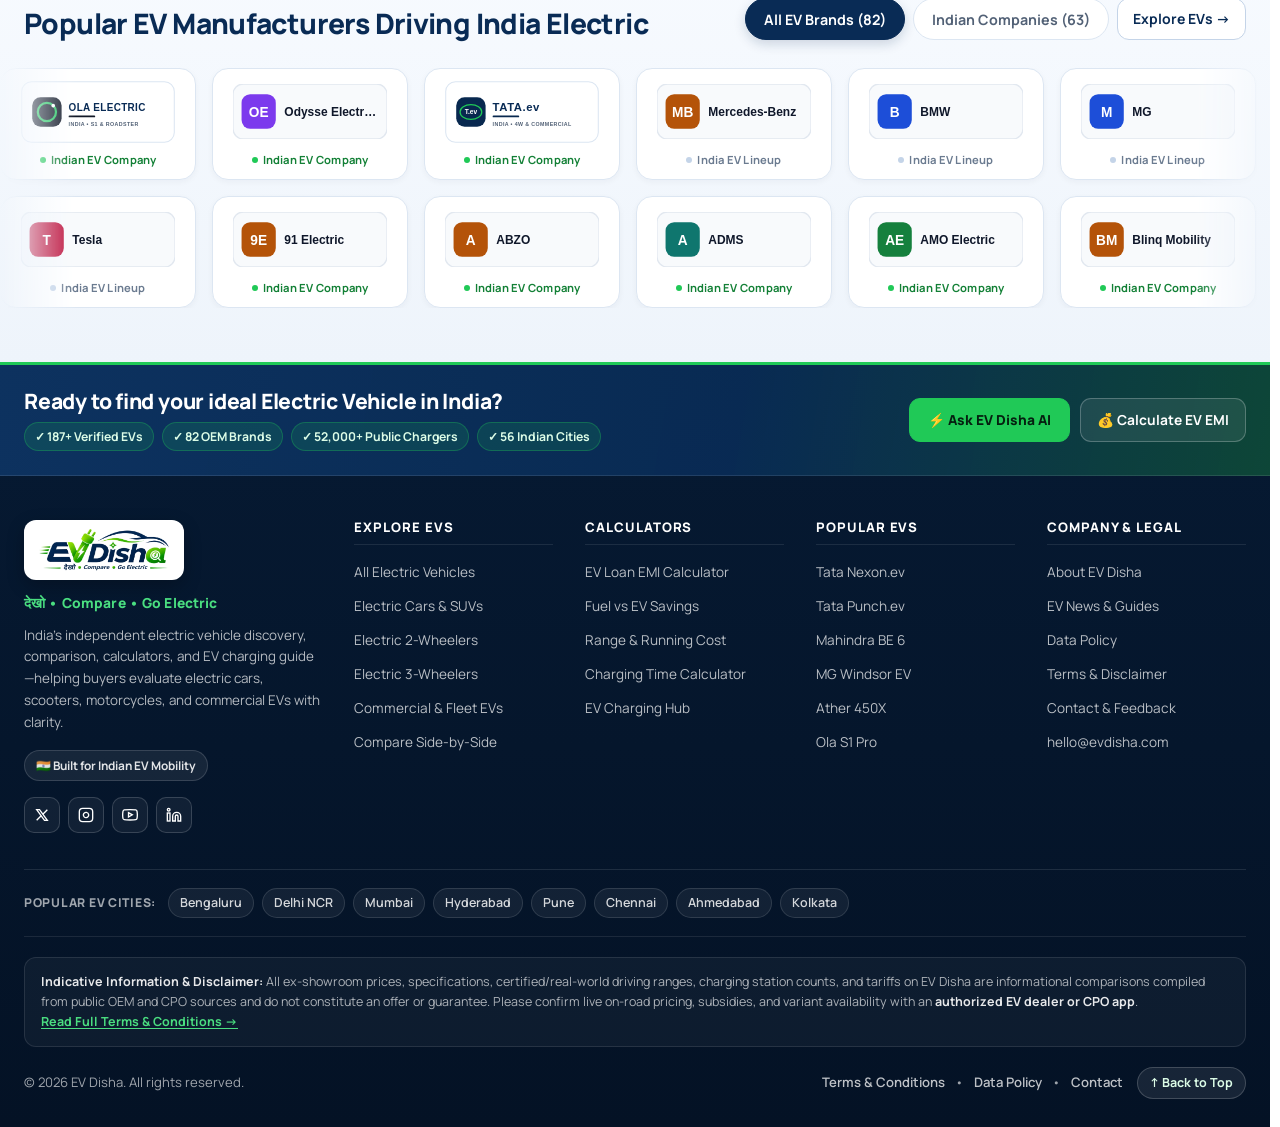
<file: about.html>
<!DOCTYPE html>
<html lang="en-IN">
<head>
  <meta charset="UTF-8" />
  <meta name="viewport" content="width=device-width, initial-scale=1.0, viewport-fit=cover" />
  <meta name="theme-color" content="#092B55" />
  <title>About EV Disha – Indian Electric Vehicle Discovery &amp; Comparison Platform</title>
  <meta name="description" content="Learn about EV Disha (देखो • Compare • Go Electric), our mission to simplify electric vehicle discovery in India, and our transparent specification methodology." />
  <link rel="canonical" href="https://evdisha.com/about.html" />

  <meta property="og:site_name" content="EV Disha" />
  <meta property="og:type" content="website" />
  <meta property="og:title" content="About EV Disha – देखो • Compare • Go Electric" />
  <meta property="og:description" content="Helping Indian buyers discover and compare electric cars, scooters, motorcycles, and commercial EVs with clarity." />
  <meta property="og:url" content="https://evdisha.com/about.html" />
  <meta property="og:image" content="https://evdisha.com/assets/images/banners/hero-ev.webp" />

  <link rel="icon" type="image/png" href="assets/images/logo/favicon.png" />
  <link rel="preconnect" href="https://fonts.googleapis.com" />
  <link rel="preconnect" href="https://fonts.gstatic.com" crossorigin />
  <link href="https://fonts.googleapis.com/css2?family=Manrope:wght@400;500;600;700;800&display=swap" rel="stylesheet" />

  <link rel="stylesheet" href="assets/css/style.css?v=4.1" />
  <link rel="stylesheet" href="assets/css/responsive.css?v=4.1" />
  <link rel="stylesheet" href="assets/css/modern-ui.css?v=4.1" />

  <script type="application/ld+json">
  {
    "@context": "https://schema.org",
    "@type": "AboutPage",
    "name": "About EV Disha",
    "url": "https://evdisha.com/about.html",
    "description": "Overview of EV Disha's mission to make Indian electric vehicle discovery and comparison transparent and accessible."
  }
  </script>
</head>
<body data-page="about">
  <a href="#main-content" class="skip-link">Skip to main content</a>

  <!-- Header -->
  <header class="site-header">
    <div class="container header-inner">
      <a href="index.html" class="brand-logo" aria-label="EV Disha Home">
        <img src="assets/images/logo/ev-disha-logo.webp" alt="EV Disha – देखो • Compare • Go Electric" width="186" height="62" />
      </a>

            <nav class="primary-nav" id="primary-nav" aria-label="Main navigation">
        <a href="index.html" class="nav-link">Home</a>
        <a href="explore.html" class="nav-link">Explore EVs</a>
        <a href="compare.html" class="nav-link">
          <span>Compare</span>
          <span class="nav-compare-badge js-compare-count" hidden>0</span>
        </a>
        <div class="nav-dropdown" data-nav-dropdown="calculators">
          <button type="button" class="nav-link nav-dropdown-toggle" aria-haspopup="true" aria-expanded="false">
            <span>Calculators</span>
            <svg class="nav-dd-chevron" width="14" height="14" viewBox="0 0 24 24" fill="none" stroke="currentColor" stroke-width="2.5" stroke-linecap="round" stroke-linejoin="round" aria-hidden="true">
              <polyline points="6 9 12 15 18 9"></polyline>
            </svg>
          </button>
          <div class="nav-dropdown-menu" role="menu" aria-label="EV Calculators sub-menu">
            <a href="tools.html#emi-calculator" class="nav-dropdown-item" role="menuitem">
              <span class="nav-dd-icon" aria-hidden="true">💰</span>
              <span class="nav-dd-copy"><strong>EV Loan EMI Calculator</strong><small>Monthly EMI, green loan interest &amp; yearly schedule</small></span>
            </a>
            <a href="tools.html#fuel-savings" class="nav-dropdown-item" role="menuitem">
              <span class="nav-dd-icon" aria-hidden="true">⛽</span>
              <span class="nav-dd-copy"><strong>Fuel vs EV Savings</strong><small>Compare 1-yr &amp; 5-yr savings against petrol/diesel</small></span>
            </a>
            <a href="tools.html#range-estimator" class="nav-dropdown-item" role="menuitem">
              <span class="nav-dd-icon" aria-hidden="true">🔋</span>
              <span class="nav-dd-copy"><strong>Range &amp; Running Cost</strong><small>Real-world AC/highway range &amp; monthly charging spend</small></span>
            </a>
            <a href="charging.html#charging-calculator" class="nav-dropdown-item" role="menuitem">
              <span class="nav-dd-icon" aria-hidden="true">⚡</span>
              <span class="nav-dd-copy"><strong>Charging Time Calculator</strong><small>Home AC &amp; DC Fast Charge duration &amp; cost</small></span>
            </a>
            <div class="nav-dd-footer">
              <a href="tools.html" class="nav-dd-all" role="menuitem">Open All EV Calculators &rarr;</a>
            </div>
          </div>
        </div>
        <a href="news.html" class="nav-link">News</a>
        <a href="charging.html" class="nav-link nav-link-charging">⚡ Charging Hub</a>
      </nav>

      <div class="header-actions">
        <button type="button" class="icon-btn js-open-search" aria-label="Search electric vehicles, brands, or chargers" title="Search EVs (Ctrl+K)">
          <svg width="20" height="20" viewBox="0 0 24 24" fill="none" stroke="currentColor" stroke-width="2.2" aria-hidden="true">
            <circle cx="11" cy="11" r="8"></circle>
            <line x1="21" y1="21" x2="16.65" y2="16.65"></line>
          </svg>
        </button>
        <button type="button" class="icon-btn mobile-menu-toggle" id="mobile-menu-toggle" aria-label="Toggle navigation menu" aria-expanded="false" aria-controls="primary-nav">
          <svg width="22" height="22" viewBox="0 0 24 24" fill="none" stroke="currentColor" stroke-width="2.2" aria-hidden="true">
            <line x1="3" y1="6" x2="21" y2="6"></line>
            <line x1="3" y1="12" x2="21" y2="12"></line>
            <line x1="3" y1="18" x2="21" y2="18"></line>
          </svg>
        </button>
      </div>
    </div>
  </header>
  <div class="nav-backdrop" id="nav-backdrop"></div>

  <main id="main-content">
    <section class="page-hero">
      <div class="container">
        <nav class="breadcrumb" aria-label="Breadcrumb">
          <a href="index.html">Home</a>
          <span aria-hidden="true">/</span>
          <span>About EV Disha</span>
        </nav>
        <h1>Clarity for Every Electric Journey</h1>
        <p>देखो &bull; Compare &bull; Go Electric — helping Indian riders, families, and fleet operators navigate electric mobility with structured data.</p>
      </div>
    </section>

    <!-- Mission Section -->
    <section class="section">
      <div class="container">
        <div class="details-hero-grid" style="align-items:center; margin-bottom:0;">
          <div>
            <span class="eyebrow">Our Purpose</span>
            <h2 class="section-title">Why We Built EV Disha</h2>
            <p>
              Choosing an electric vehicle in India involves evaluating unfamiliar specifications—kilowatt-hour battery capacities, LFP versus NMC cell chemistries, MIDC and IDC range test cycles, CCS2 versus portable AC charging, and multi-year battery warranties.
            </p>
            <p>
              <strong>EV Disha</strong> (<em>"Disha"</em> meaning direction) brings electric cars, scooters, motorcycles, and commercial three- and four-wheelers together into a fast, distraction-free catalogue where specifications are standardized for side-by-side comparison.
            </p>
            <div style="display:flex; gap:12px; flex-wrap:wrap; margin-top:24px;">
              <a href="explore.html" class="btn btn-primary">Explore EV Catalogue</a>
              <a href="compare.html" class="btn btn-outline">Open Compare Tool</a>
            </div>
          </div>

          <div class="gallery-main" style="margin-bottom:0;">
            <img src="assets/images/banners/compare-promo.webp" alt="Electric SUV and electric scooter studio display" width="720" height="450" loading="lazy" />
          </div>
        </div>
      </div>
    </section>

    <!-- Core Pillars -->
    <section class="section section-light" aria-labelledby="pillars-heading">
      <div class="container">
        <div class="section-header-center">
          <span class="eyebrow">How EV Disha Works</span>
          <h2 id="pillars-heading" class="section-title">Three Steps to Your Right EV</h2>
        </div>

        <div class="vehicles-grid">
          <article class="benefit-card">
            <div class="benefit-icon"><strong>01</strong></div>
            <h3>देखो (Discover)</h3>
            <p>Filter electric cars, scooters, bikes, and commercial carriers by your exact ex-showroom budget, preferred brand, and daily driving range needs.</p>
          </article>

          <article class="benefit-card">
            <div class="benefit-icon"><strong>02</strong></div>
            <h3>Compare</h3>
            <p>Shortlist up to three EVs and inspect battery kWh, charging connectors, AC/DC charging durations, motor power, and warranty terms side by side.</p>
          </article>

          <article class="benefit-card">
            <div class="benefit-icon"><strong>03</strong></div>
            <h3>Go Electric</h3>
            <p>Read practical Indian ownership guides on apartment wallbox installation, highway DC fast-charging etiquette, and real-world range estimation before visiting a showroom.</p>
          </article>
        </div>
      </div>
    </section>

    <!-- Editorial Specification & Verification Policy -->
    <section class="section" id="data-methodology" aria-labelledby="methodology-heading">
      <div class="container">
        <div class="info-card" style="max-width:900px; margin-inline:auto;">
          <span class="eyebrow">Transparency &amp; Accuracy</span>
          <h2 id="methodology-heading" style="font-size:1.55rem; margin-bottom:14px;">Editorial Specification &amp; Verification Policy</h2>
          <p>
            EV Disha is designed as a fast, privacy-respecting electric mobility discovery platform—with zero sign-up walls, zero ad clutter, and instant browser-side vehicle comparison across all five EV segments.
          </p>
          <p>
            All vehicle records, battery parameters, driving range ratings, and indicative ex-showroom prices are curated from published manufacturer brochures and official launch disclosures. Because ex-showroom prices, state EV road-tax waivers, PM E-DRIVE / state subsidies, and variant features vary by city and update frequently, buyers should always confirm final on-road quotes and specifications with an authorized dealership or brand sales team prior to booking.
          </p>
          <div style="margin-top:22px;">
            <a href="contact.html" class="btn btn-sm btn-navy">Report a Spec Update or Feedback</a>
          </div>
        </div>
      </div>
    </section>
  </main>

  <!-- Footer -->
    <footer class="site-footer">
    <div class="footer-top-banner">
      <div class="container footer-top-banner-inner">
        <div class="footer-banner-copy">
          <h2>Ready to find your ideal Electric Vehicle in India?</h2>
          <div class="footer-trust-pills" aria-label="Platform highlights">
            <span class="footer-trust-pill">✓ 187+ Verified EVs</span>
            <span class="footer-trust-pill">✓ 82 OEM Brands</span>
            <span class="footer-trust-pill">✓ 52,000+ Public Chargers</span>
            <span class="footer-trust-pill">✓ 56 Indian Cities</span>
          </div>
        </div>
        <div class="footer-banner-actions">
          <button type="button" class="footer-banner-btn-ai js-open-ev-ai">⚡ Ask EV Disha AI</button>
          <a href="tools.html#emi-calculator" class="footer-banner-btn-emi">💰 Calculate EV EMI</a>
        </div>
      </div>
    </div>

    <div class="container">
      <div class="footer-grid">
        <div class="footer-col">
          <a href="index.html" class="footer-logo-plate" aria-label="EV Disha Home">
            <img src="assets/images/logo/ev-disha-logo.webp" alt="EV Disha – देखो • Compare • Go Electric" width="164" height="44" />
          </a>
          <div class="footer-tagline">देखो &bull; Compare &bull; Go Electric</div>
          <p class="footer-desc">
            India's independent electric vehicle discovery, comparison, calculators, and EV charging guide—helping buyers evaluate electric cars, scooters, motorcycles, and commercial EVs with clarity.
          </p>
          <div class="footer-india-badge">🇮🇳 Built for Indian EV Mobility</div>
          <div class="social-links" aria-label="Social media channels">
            <a href="contact.html#social-channels" class="social-link" aria-label="EV Disha on X (Twitter)" title="Official Social Channels">
              <svg width="16" height="16" viewBox="0 0 24 24" fill="none" stroke="currentColor" stroke-width="2" aria-hidden="true"><path d="M4 4l11.733 16h4.267l-11.733 -16z"></path><path d="M4 20l6.768 -6.768m2.46 -2.46l6.772 -6.772"></path></svg>
            </a>
            <a href="contact.html#social-channels" class="social-link" aria-label="EV Disha on Instagram" title="Official Social Channels">
              <svg width="16" height="16" viewBox="0 0 24 24" fill="none" stroke="currentColor" stroke-width="2" aria-hidden="true"><rect x="2" y="2" width="20" height="20" rx="5" ry="5"></rect><path d="M16 11.37A4 4 0 1 1 12.63 8 4 4 0 0 1 16 11.37z"></path><line x1="17.5" y1="6.5" x2="17.51" y2="6.5"></line></svg>
            </a>
            <a href="contact.html#social-channels" class="social-link" aria-label="EV Disha on YouTube" title="Official Social Channels">
              <svg width="16" height="16" viewBox="0 0 24 24" fill="none" stroke="currentColor" stroke-width="2" aria-hidden="true"><path d="M22.54 6.42a2.78 2.78 0 0 0-1.94-2C18.88 4 12 4 12 4s-6.88 0-8.6.46a2.78 2.78 0 0 0-1.94 2A29 29 0 0 0 1 11.75a29 29 0 0 0 .46 5.33A2.78 2.78 0 0 0 3.4 19c1.72.46 8.6.46 8.6.46s6.88 0 8.6-.46a2.78 2.78 0 0 0 1.94-2 29 29 0 0 0 .46-5.25 29 29 0 0 0-.46-5.33z"></path><polygon points="9.75 15.02 15.5 11.75 9.75 8.48 9.75 15.02"></polygon></svg>
            </a>
            <a href="contact.html#social-channels" class="social-link" aria-label="EV Disha on LinkedIn" title="Official Social Channels">
              <svg width="16" height="16" viewBox="0 0 24 24" fill="none" stroke="currentColor" stroke-width="2" aria-hidden="true"><path d="M16 8a6 6 0 0 1 6 6v7h-4v-7a2 2 0 0 0-2-2 2 2 0 0 0-2 2v7h-4v-7a6 6 0 0 1 6-6z"></path><rect x="2" y="9" width="4" height="12"></rect><circle cx="4" cy="4" r="2"></circle></svg>
            </a>
          </div>
        </div>

        <div class="footer-col">
          <h3>Explore EVs</h3>
          <ul class="footer-links">
            <li><a href="explore.html">All Electric Vehicles</a></li>
            <li><a href="explore.html?category=four-wheelers">Electric Cars &amp; SUVs</a></li>
            <li><a href="explore.html?category=two-wheelers">Electric 2-Wheelers</a></li>
            <li><a href="explore.html?category=three-wheelers">Electric 3-Wheelers</a></li>
            <li><a href="explore.html?category=commercial">Commercial &amp; Fleet EVs</a></li>
            <li><a href="compare.html">Compare Side-by-Side</a></li>
          </ul>
        </div>

        <div class="footer-col">
          <h3>Calculators</h3>
          <ul class="footer-links">
            <li><a href="tools.html#emi-calculator">EV Loan EMI Calculator</a></li>
            <li><a href="tools.html#fuel-savings">Fuel vs EV Savings</a></li>
            <li><a href="tools.html#range-estimator">Range &amp; Running Cost</a></li>
            <li><a href="charging.html#charging-calculator">Charging Time Calculator</a></li>
            <li><a href="charging.html">EV Charging Hub</a></li>
          </ul>
        </div>

        <div class="footer-col">
          <h3>Popular EVs</h3>
          <ul class="footer-links">
            <li><a href="vehicle-details.html?id=tata-nexon-ev">Tata Nexon.ev</a></li>
            <li><a href="vehicle-details.html?id=tata-punch-ev">Tata Punch.ev</a></li>
            <li><a href="vehicle-details.html?id=mahindra-be-6">Mahindra BE 6</a></li>
            <li><a href="vehicle-details.html?id=mg-windsor-ev">MG Windsor EV</a></li>
            <li><a href="vehicle-details.html?id=ather-450x">Ather 450X</a></li>
            <li><a href="vehicle-details.html?id=ola-s1-pro">Ola S1 Pro</a></li>
          </ul>
        </div>

        <div class="footer-col">
          <h3>Company &amp; Legal</h3>
          <ul class="footer-links">
            <li><a href="index.html#about-evdisha">About EV Disha</a></li>
            <li><a href="news.html">EV News &amp; Guides</a></li>
            <li><a href="index.html#data-methodology">Data Policy</a></li>
            <li><a href="terms.html">Terms &amp; Disclaimer</a></li>
            <li><a href="contact.html">Contact &amp; Feedback</a></li>
            <li><a href="mailto:hello@evdisha.com">hello@evdisha.com</a></li>
          </ul>
        </div>
      </div>

      <div class="footer-cities-bar" aria-label="Popular Indian EV Cities">
        <span class="footer-cities-label">Popular EV Cities:</span>
        <a href="charging.html?city=bengaluru" class="footer-city-pill">Bengaluru</a>
        <a href="charging.html?city=delhi" class="footer-city-pill">Delhi NCR</a>
        <a href="charging.html?city=mumbai" class="footer-city-pill">Mumbai</a>
        <a href="charging.html?city=hyderabad" class="footer-city-pill">Hyderabad</a>
        <a href="charging.html?city=pune" class="footer-city-pill">Pune</a>
        <a href="charging.html?city=chennai" class="footer-city-pill">Chennai</a>
        <a href="charging.html?city=ahmedabad" class="footer-city-pill">Ahmedabad</a>
        <a href="charging.html?city=kolkata" class="footer-city-pill">Kolkata</a>
      </div>

      <div class="footer-disclaimer-box" role="note">
        <strong>Indicative Information &amp; Disclaimer:</strong> All ex-showroom prices, specifications, certified/real-world driving ranges, charging station counts, and tariffs on EV Disha are informational comparisons compiled from public OEM and CPO sources and do not constitute an offer or guarantee. Please confirm live on-road pricing, subsidies, and variant availability with an <strong>authorized EV dealer or CPO app</strong>. <a href="terms.html">Read Full Terms &amp; Conditions &rarr;</a>
      </div>

      <div class="footer-bottom">
        <span>&copy; 2026 EV Disha. All rights reserved.</span>
        <div class="footer-bottom-right">
          <div class="footer-legal-links">
            <a href="terms.html">Terms &amp; Conditions</a>
            <span aria-hidden="true">&bull;</span>
            <a href="index.html#data-methodology">Data Policy</a>
            <span aria-hidden="true">&bull;</span>
            <a href="contact.html">Contact</a>
          </div>
          <button type="button" class="footer-back-top js-back-to-top" aria-label="Scroll back to top">&uarr; Back to Top</button>
        </div>
      </div>
    </div>
  </footer>

  <script src="assets/js/main.js?v=4.1" defer></script>
  <script src="assets/js/ai-agent.js?v=4.1" defer></script>
  <script src="assets/js/filters.js?v=4.1" defer></script>
</body>
</html>
</file>
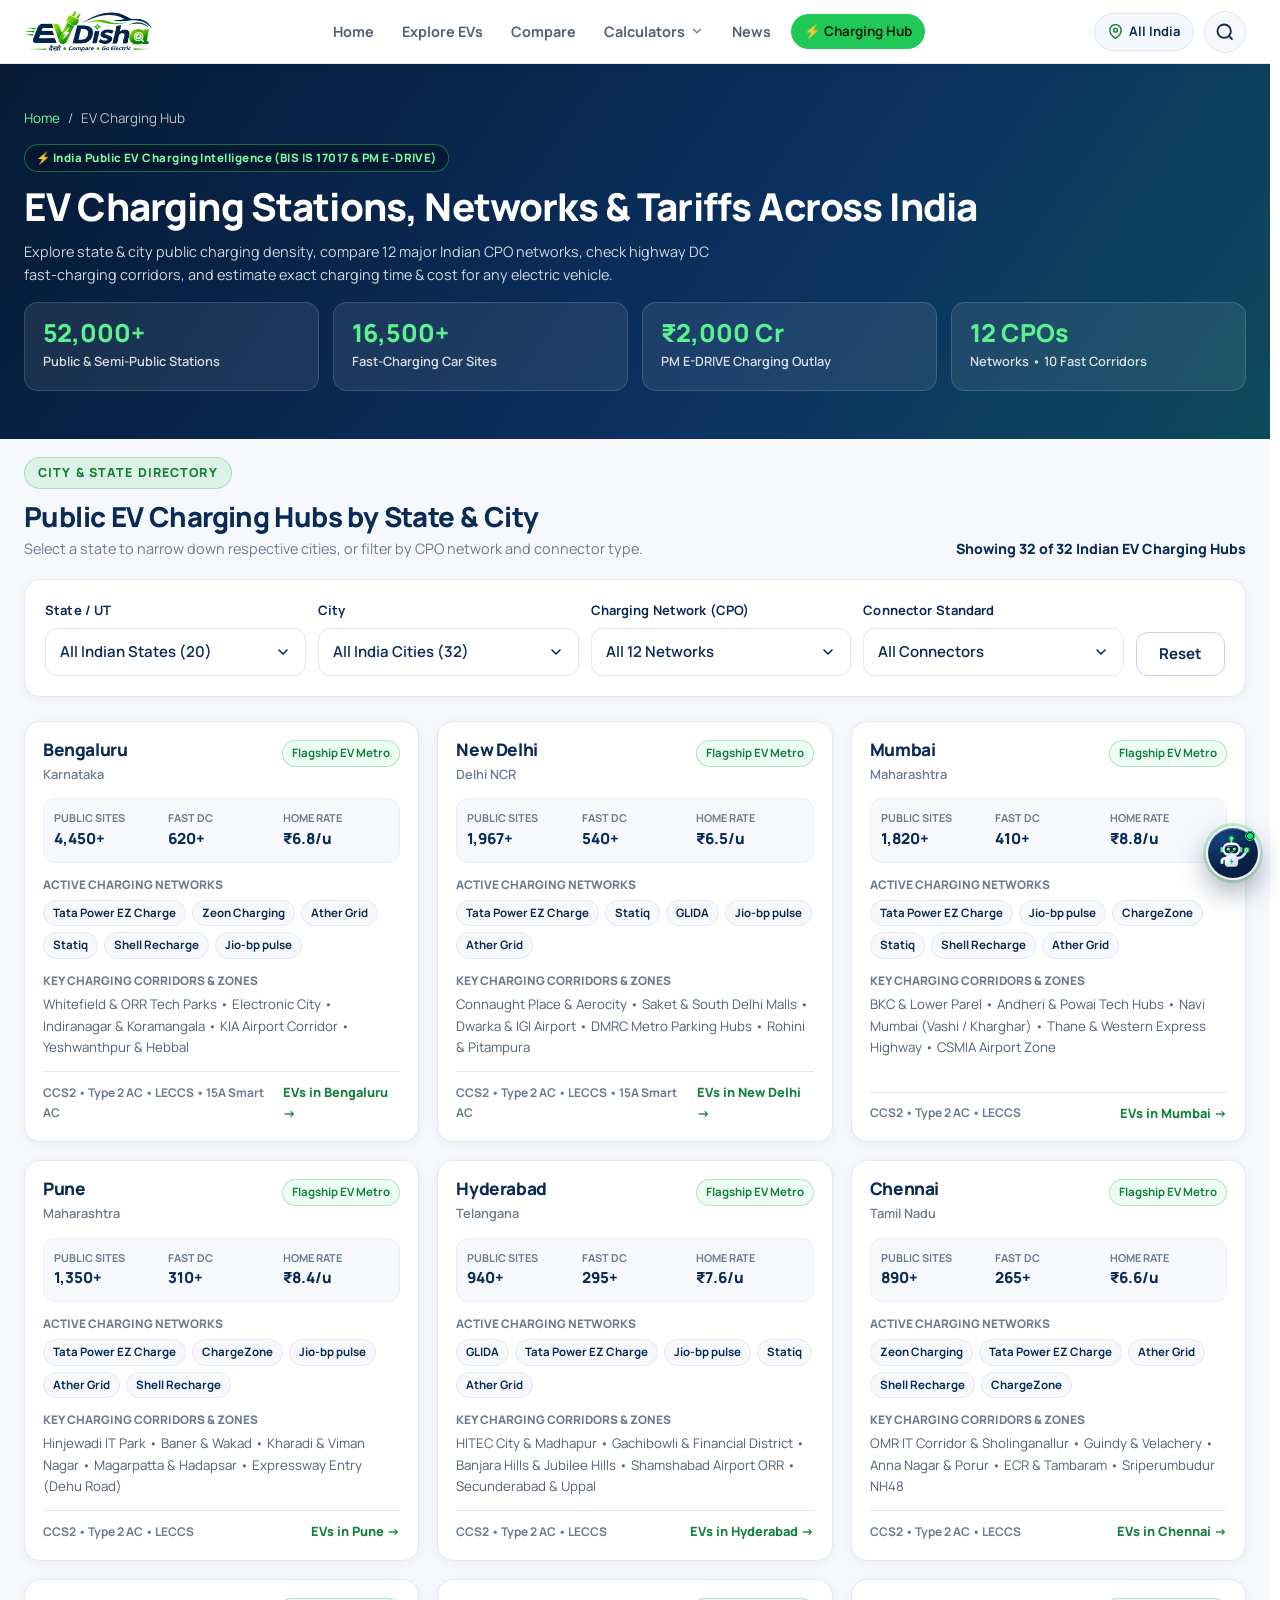
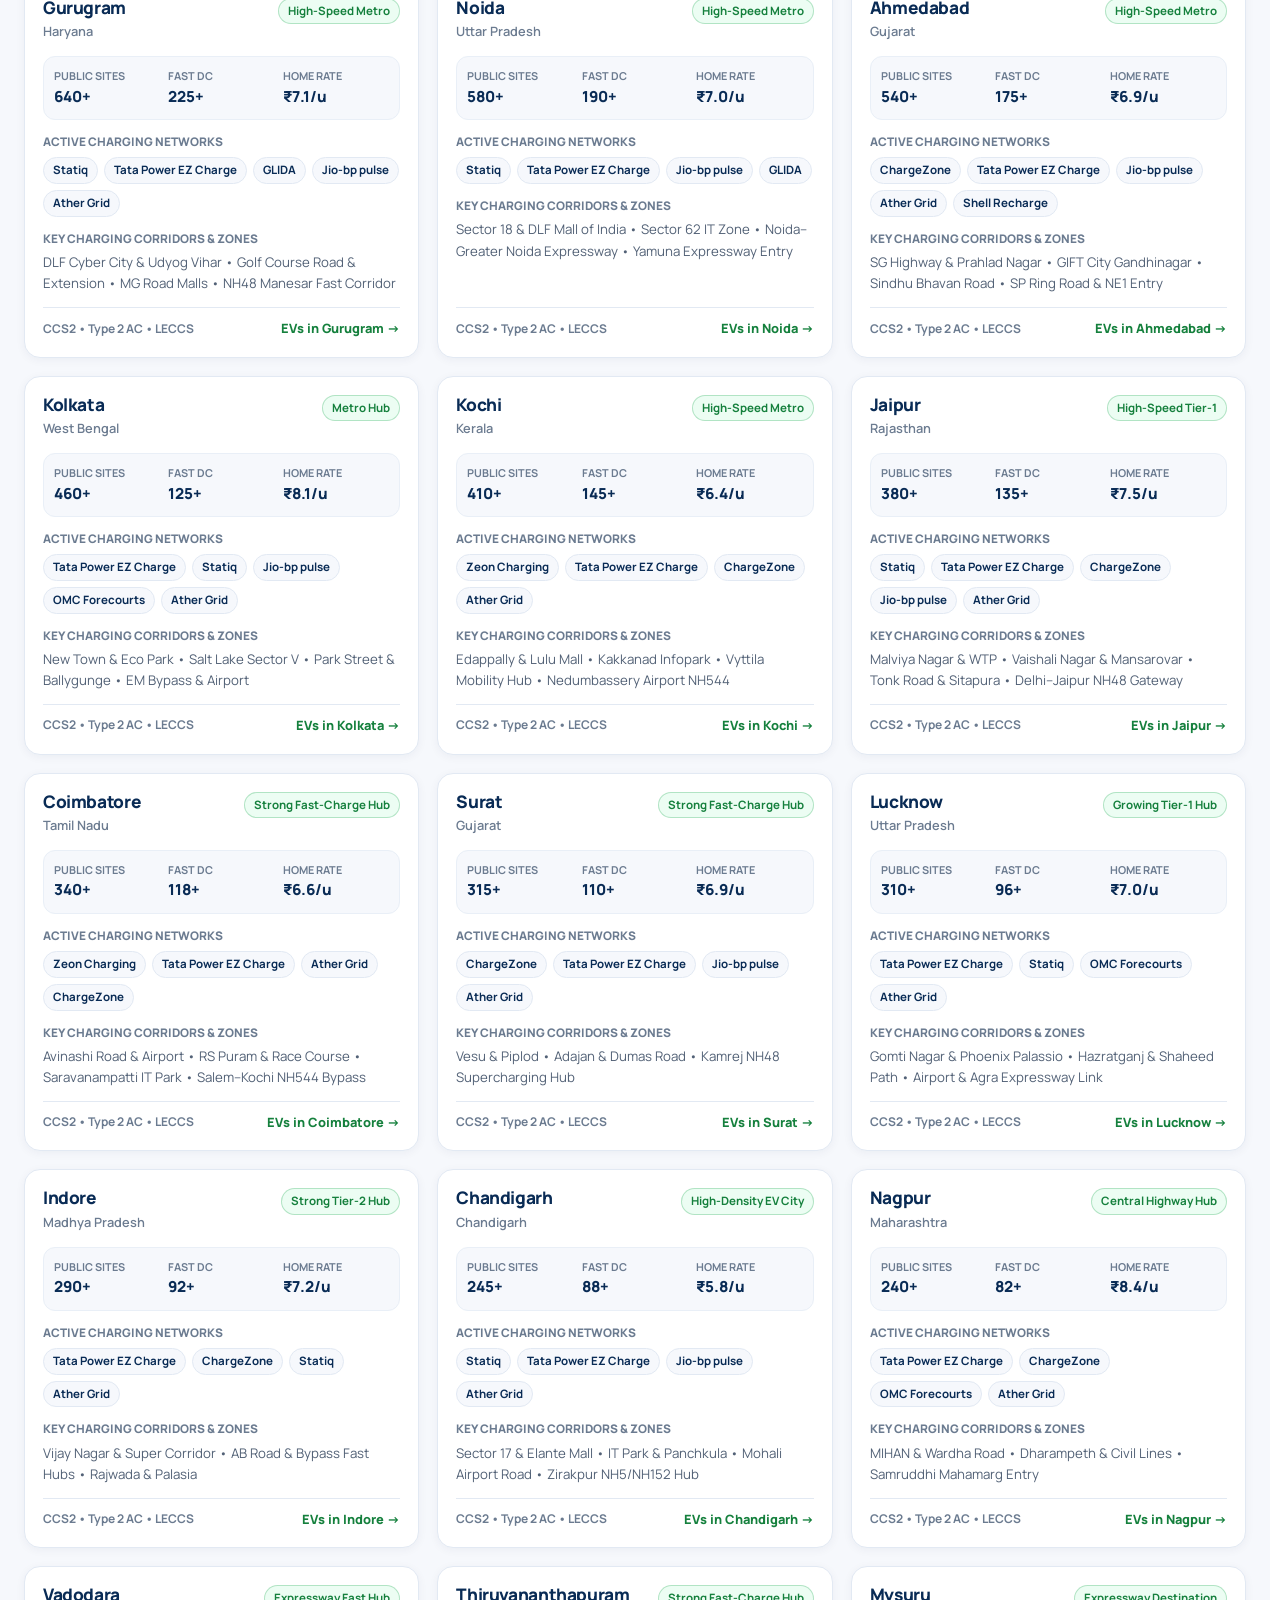
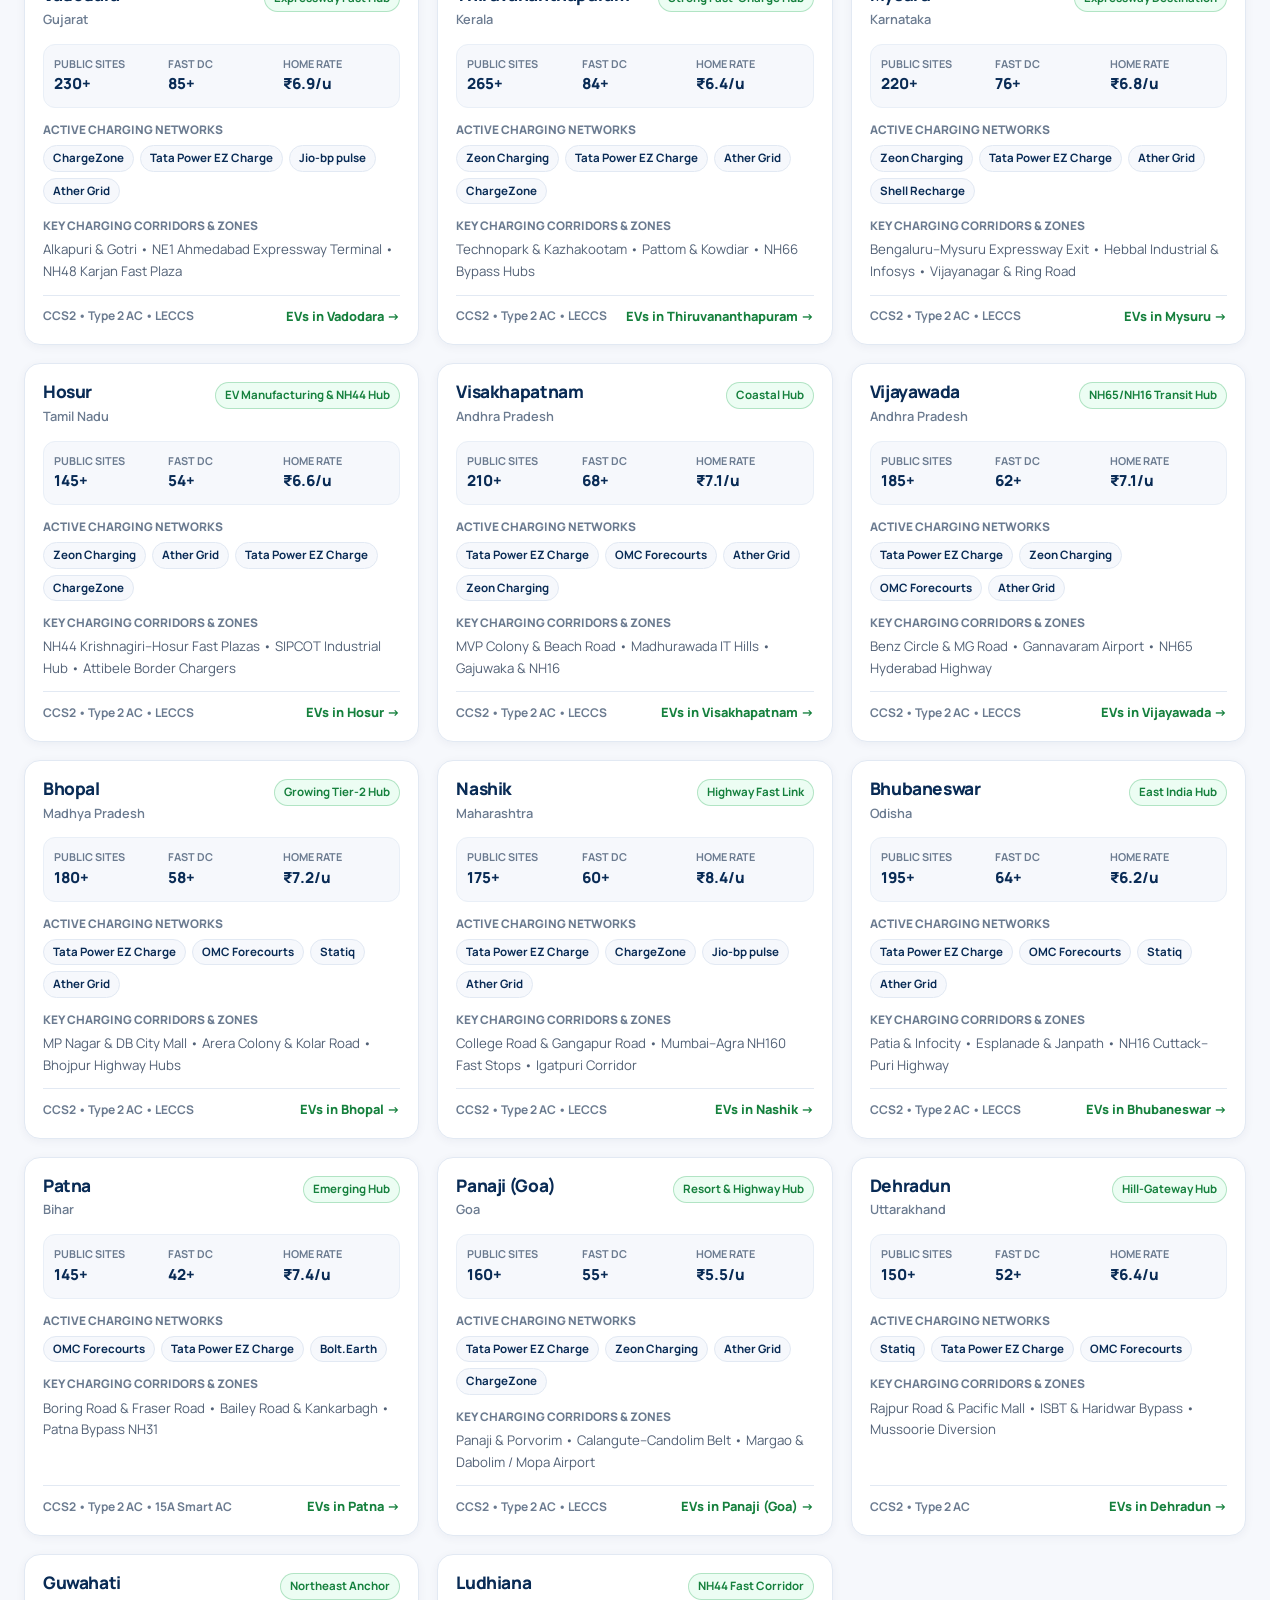
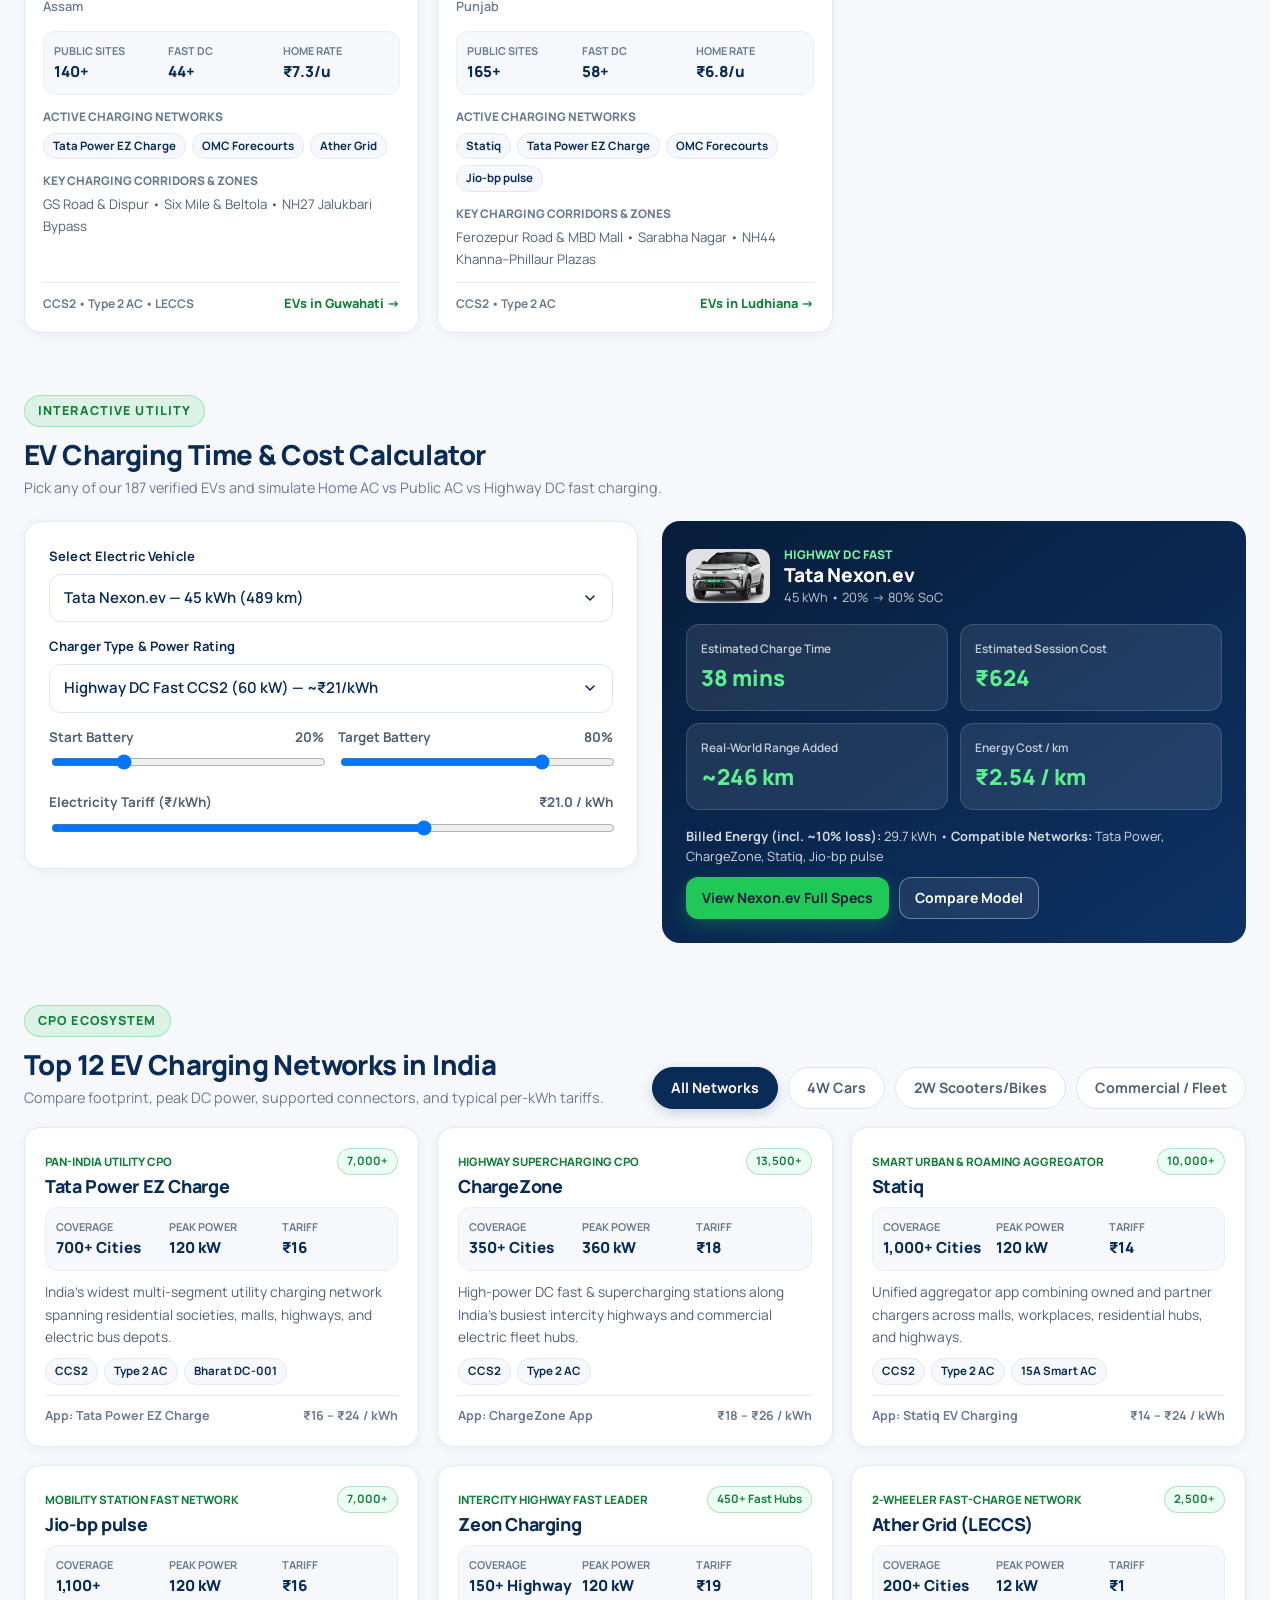
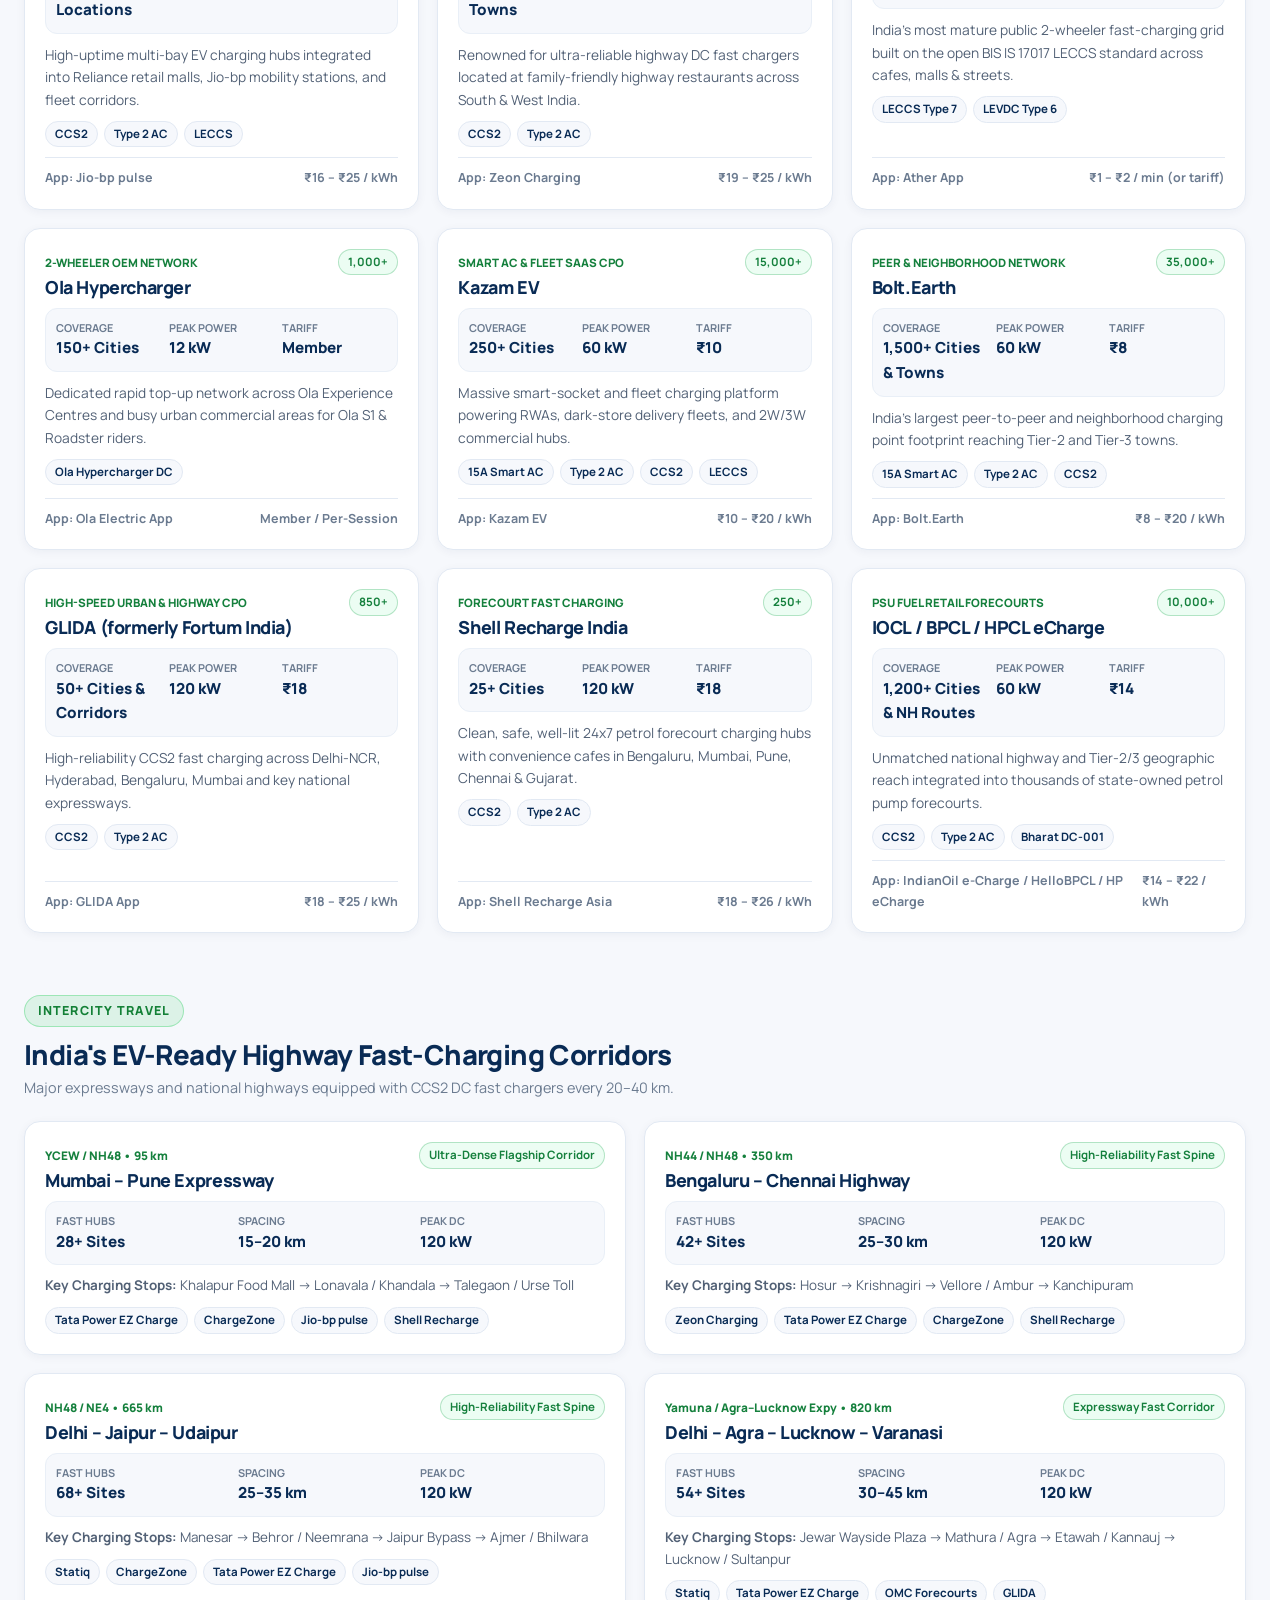
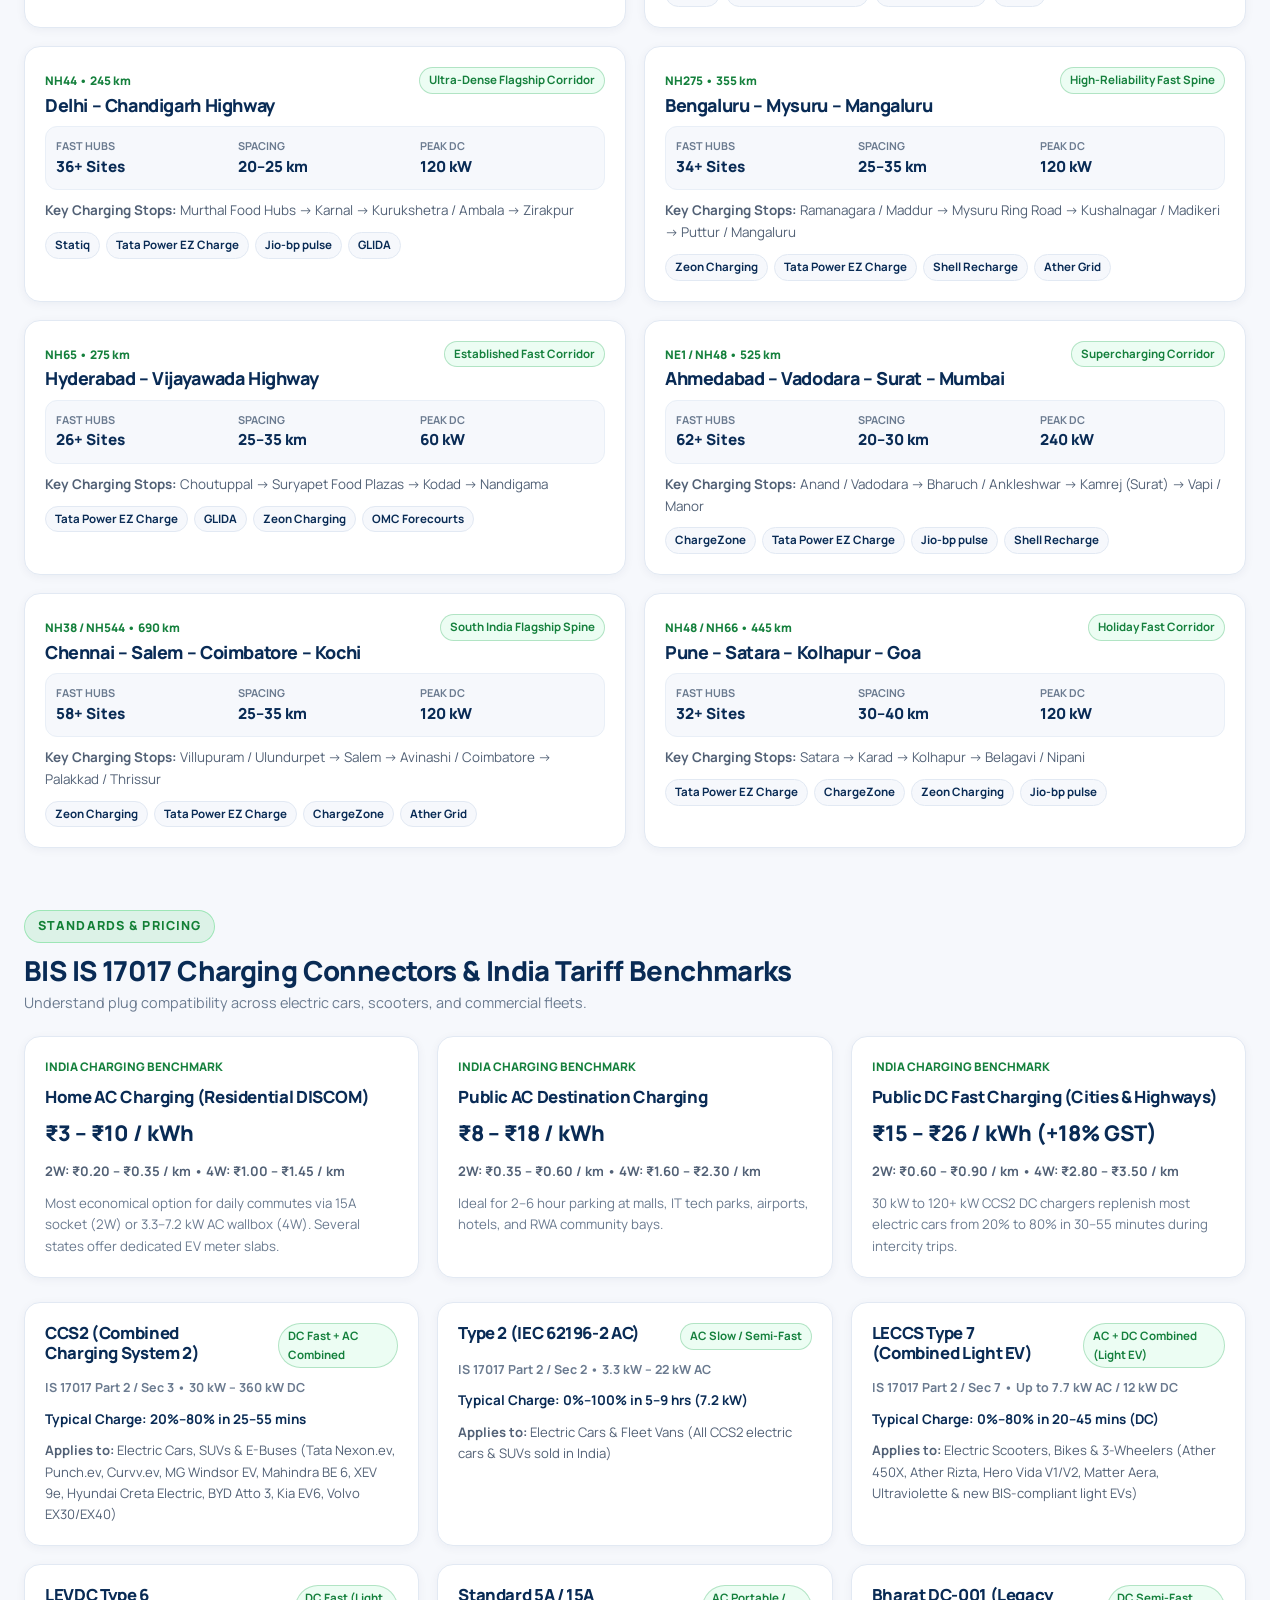
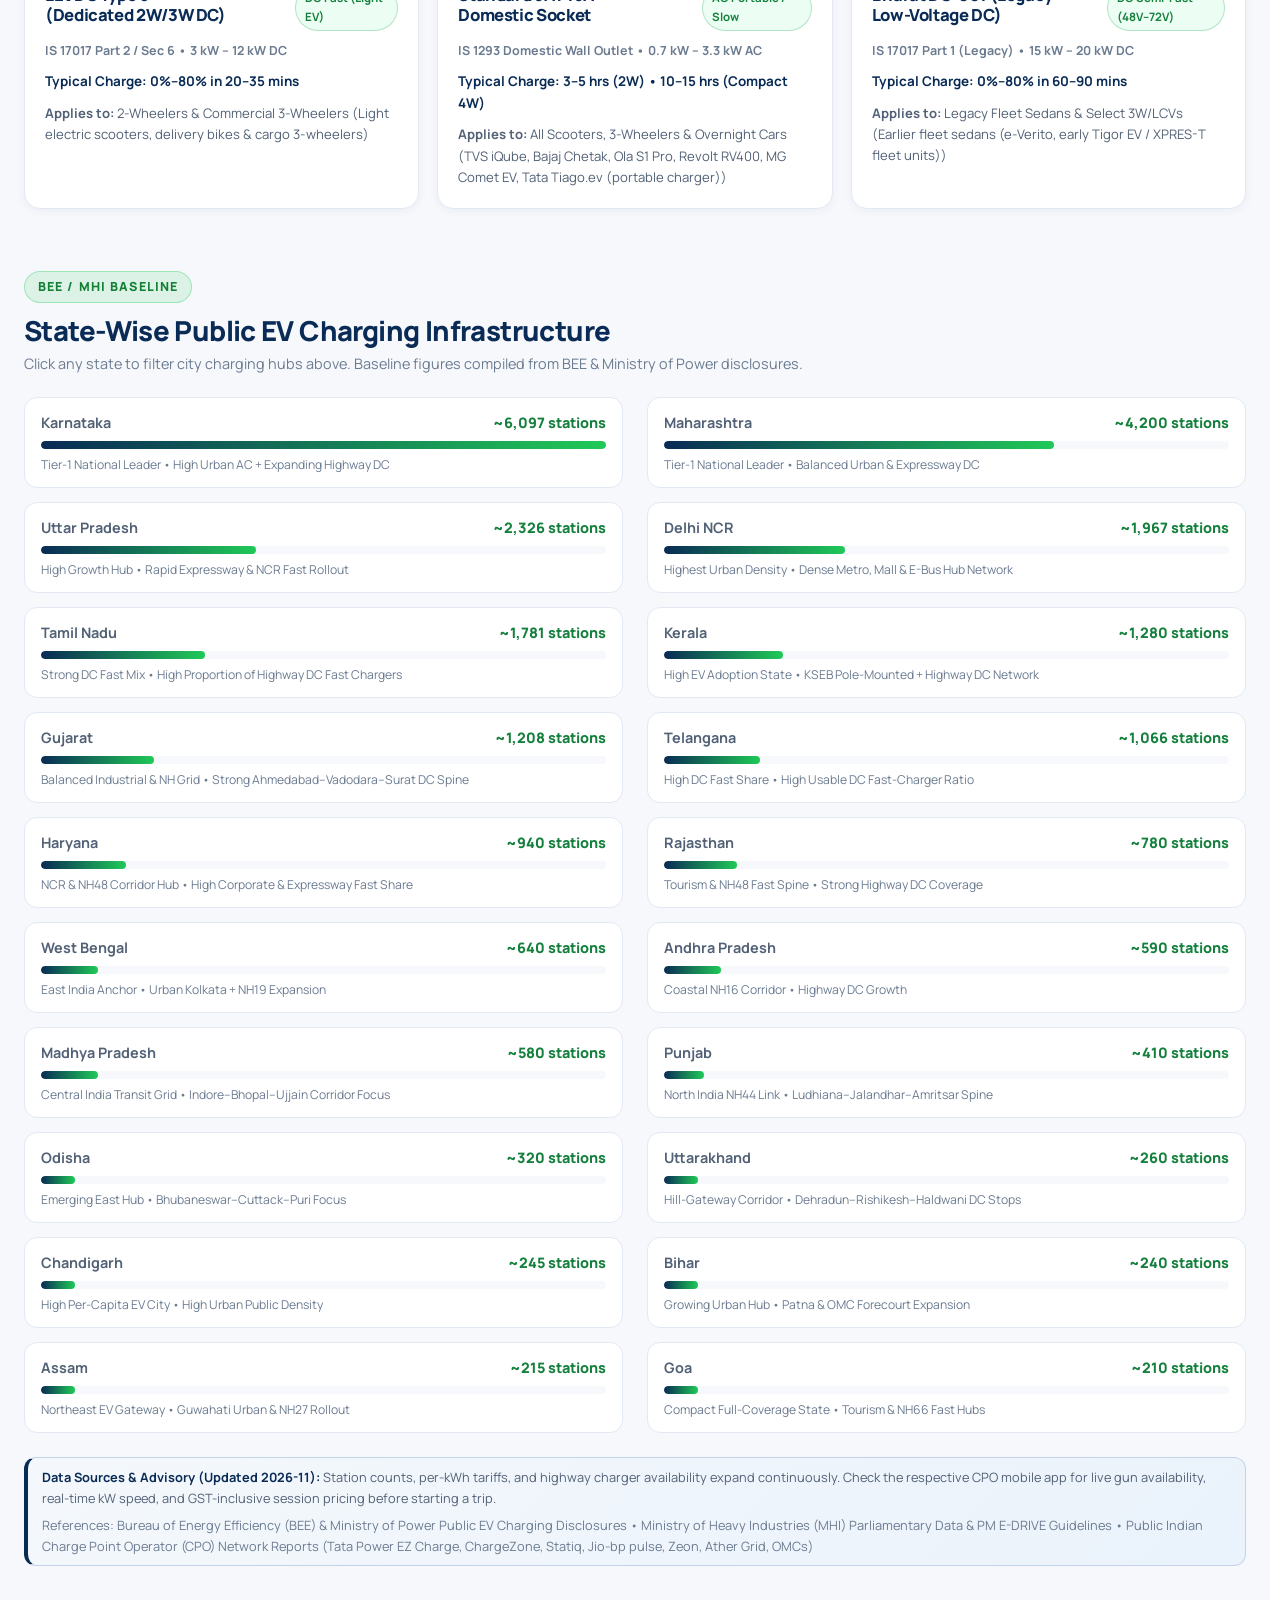
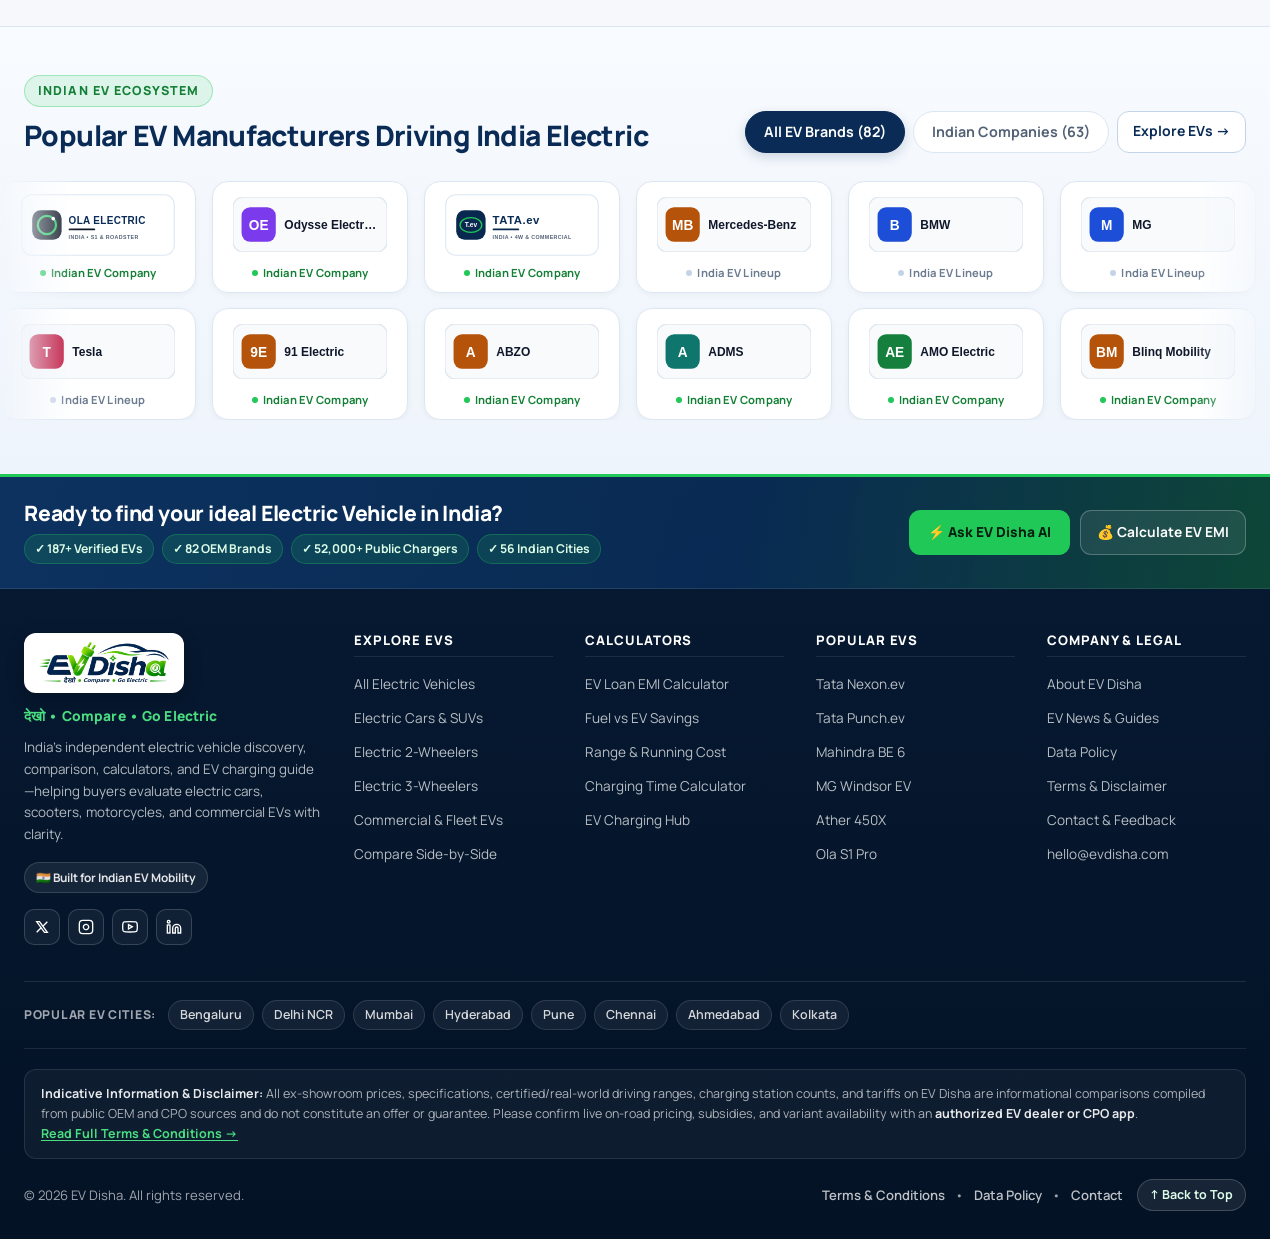
<file: charging.html>
<!DOCTYPE html>
<html lang="en-IN">
<head>
  <meta charset="UTF-8" />
  <meta name="viewport" content="width=device-width, initial-scale=1.0, viewport-fit=cover" />
  <meta name="theme-color" content="#092B55" />
  <title>EV Charging Stations, Networks, Tariffs &amp; Time Calculator in India | EV Disha</title>
  <meta name="description" content="Explore 52,000+ public EV charging stations across Indian states and 32+ cities. Compare Tata Power EZ Charge, ChargeZone, Statiq, Jio-bp pulse, Zeon, Ather Grid, BIS connectors, highway corridors, and calculate EV charging time &amp; cost." />
  <link rel="canonical" href="https://evdisha.com/charging.html" />

  <meta property="og:site_name" content="EV Disha" />
  <meta property="og:type" content="website" />
  <meta property="og:title" content="India EV Charging Hub – Stations, Networks, Tariffs &amp; Calculator | EV Disha" />
  <meta property="og:description" content="Check public EV charging readiness across Indian cities, highway DC fast-charge corridors, BIS IS 17017 connectors, and calculate exact charge times &amp; costs." />
  <meta property="og:url" content="https://evdisha.com/charging.html" />
  <meta property="og:image" content="https://evdisha.com/assets/images/banners/hero-ev.webp" />

  <link rel="icon" type="image/png" href="assets/images/logo/favicon.png" />
  <link rel="preconnect" href="https://fonts.googleapis.com" />
  <link rel="preconnect" href="https://fonts.gstatic.com" crossorigin />
  <link href="https://fonts.googleapis.com/css2?family=Manrope:wght@400;500;600;700;800&display=swap" rel="stylesheet" />

  <link rel="stylesheet" href="assets/css/style.css?v=4.1" />
  <link rel="stylesheet" href="assets/css/responsive.css?v=4.1" />
  <link rel="stylesheet" href="assets/css/modern-ui.css?v=4.1" />
</head>
<body data-page="charging">
  <a href="#main-content" class="skip-link">Skip to main content</a>

  <!-- Header -->
  <header class="site-header">
    <div class="container header-inner">
      <a href="index.html" class="brand-logo" aria-label="EV Disha Home">
        <img src="assets/images/logo/ev-disha-logo.webp" alt="EV Disha – देखो • Compare • Go Electric" width="186" height="62" />
      </a>

            <nav class="primary-nav" id="primary-nav" aria-label="Main navigation">
        <a href="index.html" class="nav-link">Home</a>
        <a href="explore.html" class="nav-link">Explore EVs</a>
        <a href="compare.html" class="nav-link">
          <span>Compare</span>
          <span class="nav-compare-badge js-compare-count" hidden>0</span>
        </a>
        <div class="nav-dropdown" data-nav-dropdown="calculators">
          <button type="button" class="nav-link nav-dropdown-toggle" aria-haspopup="true" aria-expanded="false">
            <span>Calculators</span>
            <svg class="nav-dd-chevron" width="14" height="14" viewBox="0 0 24 24" fill="none" stroke="currentColor" stroke-width="2.5" stroke-linecap="round" stroke-linejoin="round" aria-hidden="true">
              <polyline points="6 9 12 15 18 9"></polyline>
            </svg>
          </button>
          <div class="nav-dropdown-menu" role="menu" aria-label="EV Calculators sub-menu">
            <a href="tools.html#emi-calculator" class="nav-dropdown-item" role="menuitem">
              <span class="nav-dd-icon" aria-hidden="true">💰</span>
              <span class="nav-dd-copy"><strong>EV Loan EMI Calculator</strong><small>Monthly EMI, green loan interest &amp; yearly schedule</small></span>
            </a>
            <a href="tools.html#fuel-savings" class="nav-dropdown-item" role="menuitem">
              <span class="nav-dd-icon" aria-hidden="true">⛽</span>
              <span class="nav-dd-copy"><strong>Fuel vs EV Savings</strong><small>Compare 1-yr &amp; 5-yr savings against petrol/diesel</small></span>
            </a>
            <a href="tools.html#range-estimator" class="nav-dropdown-item" role="menuitem">
              <span class="nav-dd-icon" aria-hidden="true">🔋</span>
              <span class="nav-dd-copy"><strong>Range &amp; Running Cost</strong><small>Real-world AC/highway range &amp; monthly charging spend</small></span>
            </a>
            <a href="charging.html#charging-calculator" class="nav-dropdown-item" role="menuitem">
              <span class="nav-dd-icon" aria-hidden="true">⚡</span>
              <span class="nav-dd-copy"><strong>Charging Time Calculator</strong><small>Home AC &amp; DC Fast Charge duration &amp; cost</small></span>
            </a>
            <div class="nav-dd-footer">
              <a href="tools.html" class="nav-dd-all" role="menuitem">Open All EV Calculators &rarr;</a>
            </div>
          </div>
        </div>
        <a href="news.html" class="nav-link">News</a>
        <a href="charging.html" class="nav-link nav-link-charging active" aria-current="page">⚡ Charging Hub</a>
      </nav>

      <div class="header-actions">
        <button type="button" class="icon-btn js-open-search" aria-label="Search electric vehicles, brands, or chargers" title="Search EVs (Ctrl+K)">
          <svg width="20" height="20" viewBox="0 0 24 24" fill="none" stroke="currentColor" stroke-width="2.2" aria-hidden="true">
            <circle cx="11" cy="11" r="8"></circle>
            <line x1="21" y1="21" x2="16.65" y2="16.65"></line>
          </svg>
        </button>
        <button type="button" class="icon-btn mobile-menu-toggle" id="mobile-menu-toggle" aria-label="Toggle navigation menu" aria-expanded="false" aria-controls="primary-nav">
          <svg width="22" height="22" viewBox="0 0 24 24" fill="none" stroke="currentColor" stroke-width="2.2" aria-hidden="true">
            <line x1="3" y1="6" x2="21" y2="6"></line>
            <line x1="3" y1="12" x2="21" y2="12"></line>
            <line x1="3" y1="18" x2="21" y2="18"></line>
          </svg>
        </button>
      </div>
    </div>
  </header>
  <div class="nav-backdrop" id="nav-backdrop"></div>

  <main id="main-content">
    <!-- Hero -->
    <section class="chg-page-hero" aria-labelledby="chg-page-heading">
      <div class="container">
        <div class="breadcrumb" style="color:rgba(255,255,255,0.72); margin-bottom:14px;">
          <a href="index.html" style="color:#79F6A4;">Home</a>
          <span aria-hidden="true">/</span>
          <span>EV Charging Hub</span>
        </div>
        <span class="cd-hero-badge" style="margin-bottom:12px;">⚡ India Public EV Charging Intelligence (BIS IS 17017 &amp; PM E-DRIVE)</span>
        <h1 id="chg-page-heading">EV Charging Stations, Networks &amp; Tariffs Across India</h1>
        <p>
          Explore state &amp; city public charging density, compare 12 major Indian CPO networks, check highway DC fast-charging corridors, and estimate exact charging time &amp; cost for any electric vehicle.
        </p>

        <div class="chg-kpi-strip" id="chg-hero-kpis" style="margin-top:24px; margin-bottom:0;"></div>
      </div>
    </section>

    <!-- 1. State -> City Cascading Charging Hub Finder -->
    <section class="cd-section cd-section-canvas" id="city-hubs" aria-labelledby="city-hubs-heading">
      <div class="container">
        <div class="cd-shelf-head" style="margin-bottom:18px;">
          <div>
            <span class="eyebrow">City &amp; State Directory</span>
            <h2 id="city-hubs-heading">Public EV Charging Hubs by State &amp; City</h2>
            <p>Select a state to narrow down respective cities, or filter by CPO network and connector type.</p>
          </div>
          <div id="chg-city-count-label" style="font-size:0.88rem; font-weight:800; color:var(--color-navy);"></div>
        </div>

        <div class="chg-filter-card" role="region" aria-label="Filter Indian EV charging cities">
          <div class="form-field">
            <label for="chg-state-select" class="form-label">State / UT</label>
            <select id="chg-state-select" class="form-control">
              <option value="all">All Indian States</option>
            </select>
          </div>
          <div class="form-field">
            <label for="chg-city-select" class="form-label">City</label>
            <select id="chg-city-select" class="form-control">
              <option value="all">All Tracked Cities</option>
            </select>
          </div>
          <div class="form-field">
            <label for="chg-network-select" class="form-label">Charging Network (CPO)</label>
            <select id="chg-network-select" class="form-control">
              <option value="all">All 12 Networks</option>
            </select>
          </div>
          <div class="form-field">
            <label for="chg-connector-select" class="form-label">Connector Standard</label>
            <select id="chg-connector-select" class="form-control">
              <option value="all">All Connectors</option>
              <option value="CCS2">CCS2 (4W DC Fast)</option>
              <option value="Type 2 AC">Type 2 (AC Wallbox)</option>
              <option value="LECCS">LECCS (2W/3W Fast)</option>
              <option value="15A Smart AC">15A Smart AC</option>
            </select>
          </div>
          <button type="button" id="chg-reset-btn" class="btn btn-outline" style="min-height:44px;">Reset</button>
        </div>

        <div id="chg-city-grid" class="chg-city-grid" aria-live="polite"></div>
      </div>
    </section>

    <!-- 2. Interactive EV Charging Time & Cost Calculator -->
    <section class="cd-section" id="charging-calculator" aria-labelledby="chg-calc-heading">
      <div class="container">
        <div class="cd-shelf-head" style="margin-bottom:22px;">
          <div>
            <span class="eyebrow">Interactive Utility</span>
            <h2 id="chg-calc-heading">EV Charging Time &amp; Cost Calculator</h2>
            <p>Pick any of our 187 verified EVs and simulate Home AC vs Public AC vs Highway DC fast charging.</p>
          </div>
        </div>

        <div class="chg-calc-grid">
          <div class="chg-calc-panel">
            <div class="form-field" style="margin-bottom:14px;">
              <label for="calc-ev-select" class="form-label">Select Electric Vehicle</label>
              <select id="calc-ev-select" class="form-control"></select>
            </div>

            <div class="form-field" style="margin-bottom:14px;">
              <label for="calc-charger-type" class="form-label">Charger Type &amp; Power Rating</label>
              <select id="calc-charger-type" class="form-control">
                <option value="home-3.3">Home 15A Socket / Portable AC (3.3 kW) — ~₹7.5/kWh</option>
                <option value="home-7.2">Home AC Wallbox Type 2 (7.2 kW) — ~₹7.5/kWh</option>
                <option value="pub-22">Public Destination AC Type 2 (22 kW) — ~₹13/kWh</option>
                <option value="leccs-12">LECCS Light EV Fast DC (12 kW) — ~₹14/kWh</option>
                <option value="dc-30">Public DC Fast CCS2 (30 kW) — ~₹20/kWh</option>
                <option value="dc-60" selected>Highway DC Fast CCS2 (60 kW) — ~₹21/kWh</option>
                <option value="dc-120">Ultra-Fast Highway DC CCS2 (120 kW) — ~₹24/kWh</option>
              </select>
            </div>

            <div style="display:grid; grid-template-columns:1fr 1fr; gap:14px; margin-bottom:14px;">
              <div>
                <div style="display:flex; justify-content:space-between; font-size:0.84rem; font-weight:700; margin-bottom:4px;">
                  <label for="calc-start-soc">Start Battery</label>
                  <strong id="calc-start-soc-val">20%</strong>
                </div>
                <input type="range" id="calc-start-soc" min="0" max="80" step="5" value="20" style="width:100%;" />
              </div>
              <div>
                <div style="display:flex; justify-content:space-between; font-size:0.84rem; font-weight:700; margin-bottom:4px;">
                  <label for="calc-end-soc">Target Battery</label>
                  <strong id="calc-end-soc-val">80%</strong>
                </div>
                <input type="range" id="calc-end-soc" min="20" max="100" step="5" value="80" style="width:100%;" />
              </div>
            </div>

            <div>
              <div style="display:flex; justify-content:space-between; font-size:0.84rem; font-weight:700; margin-bottom:4px;">
                <label for="calc-tariff">Electricity Tariff (₹/kWh)</label>
                <strong id="calc-tariff-val">₹21.0 / kWh</strong>
              </div>
              <input type="range" id="calc-tariff" min="3" max="30" step="0.5" value="21" style="width:100%;" />
            </div>
          </div>

          <div class="chg-calc-results" id="calc-results-box" aria-live="polite"></div>
        </div>
      </div>
    </section>

    <!-- 3. Major Indian EV Charging Networks (CPOs) -->
    <section class="cd-section cd-section-canvas" id="charging-networks" aria-labelledby="networks-heading">
      <div class="container">
        <div class="cd-shelf-head" style="margin-bottom:18px;">
          <div>
            <span class="eyebrow">CPO Ecosystem</span>
            <h2 id="networks-heading">Top 12 EV Charging Networks in India</h2>
            <p>Compare footprint, peak DC power, supported connectors, and typical per-kWh tariffs.</p>
          </div>
          <div class="segment-filter-pills" id="chg-network-seg-pills" style="margin-bottom:0;">
            <button type="button" class="pill-btn is-active" data-net-seg="all">All Networks</button>
            <button type="button" class="pill-btn" data-net-seg="four-wheelers">4W Cars</button>
            <button type="button" class="pill-btn" data-net-seg="two-wheelers">2W Scooters/Bikes</button>
            <button type="button" class="pill-btn" data-net-seg="commercial">Commercial / Fleet</button>
          </div>
        </div>

        <div id="chg-networks-grid" class="chg-network-grid" aria-live="polite"></div>
      </div>
    </section>

    <!-- 4. EV Highway Corridors -->
    <section class="cd-section" id="highway-corridors" aria-labelledby="corridors-heading">
      <div class="container">
        <div class="cd-shelf-head" style="margin-bottom:22px;">
          <div>
            <span class="eyebrow">Intercity Travel</span>
            <h2 id="corridors-heading">India's EV-Ready Highway Fast-Charging Corridors</h2>
            <p>Major expressways and national highways equipped with CCS2 DC fast chargers every 20–40 km.</p>
          </div>
        </div>

        <div id="chg-corridors-grid" class="chg-corridor-grid"></div>
      </div>
    </section>

    <!-- 5. BIS IS 17017 Connectors & Tariff Benchmarks -->
    <section class="cd-section cd-section-canvas" id="connectors-tariffs" aria-labelledby="connectors-heading">
      <div class="container">
        <div class="cd-shelf-head" style="margin-bottom:22px;">
          <div>
            <span class="eyebrow">Standards &amp; Pricing</span>
            <h2 id="connectors-heading">BIS IS 17017 Charging Connectors &amp; India Tariff Benchmarks</h2>
            <p>Understand plug compatibility across electric cars, scooters, and commercial fleets.</p>
          </div>
        </div>

        <div id="chg-tariffs-strip" class="chg-city-grid" style="margin-bottom:24px;"></div>
        <div id="chg-connectors-grid" class="chg-connector-grid"></div>
      </div>
    </section>

    <!-- 6. State-Wise Charging Infrastructure Leaderboard -->
    <section class="cd-section" id="state-leaderboard" aria-labelledby="states-heading">
      <div class="container">
        <div class="cd-shelf-head" style="margin-bottom:22px;">
          <div>
            <span class="eyebrow">BEE / MHI Baseline</span>
            <h2 id="states-heading">State-Wise Public EV Charging Infrastructure</h2>
            <p>Click any state to filter city charging hubs above. Baseline figures compiled from BEE &amp; Ministry of Power disclosures.</p>
          </div>
        </div>

        <div id="chg-state-bars" class="chg-state-bars"></div>
        <div id="chg-sources-note" class="dealer-advisory-banner" style="margin-top:24px;" role="note"></div>
      </div>
    </section>
  </main>

  <!-- Footer -->
    <footer class="site-footer">
    <div class="footer-top-banner">
      <div class="container footer-top-banner-inner">
        <div class="footer-banner-copy">
          <h2>Ready to find your ideal Electric Vehicle in India?</h2>
          <div class="footer-trust-pills" aria-label="Platform highlights">
            <span class="footer-trust-pill">✓ 187+ Verified EVs</span>
            <span class="footer-trust-pill">✓ 82 OEM Brands</span>
            <span class="footer-trust-pill">✓ 52,000+ Public Chargers</span>
            <span class="footer-trust-pill">✓ 56 Indian Cities</span>
          </div>
        </div>
        <div class="footer-banner-actions">
          <button type="button" class="footer-banner-btn-ai js-open-ev-ai">⚡ Ask EV Disha AI</button>
          <a href="tools.html#emi-calculator" class="footer-banner-btn-emi">💰 Calculate EV EMI</a>
        </div>
      </div>
    </div>

    <div class="container">
      <div class="footer-grid">
        <div class="footer-col">
          <a href="index.html" class="footer-logo-plate" aria-label="EV Disha Home">
            <img src="assets/images/logo/ev-disha-logo.webp" alt="EV Disha – देखो • Compare • Go Electric" width="164" height="44" />
          </a>
          <div class="footer-tagline">देखो &bull; Compare &bull; Go Electric</div>
          <p class="footer-desc">
            India's independent electric vehicle discovery, comparison, calculators, and EV charging guide—helping buyers evaluate electric cars, scooters, motorcycles, and commercial EVs with clarity.
          </p>
          <div class="footer-india-badge">🇮🇳 Built for Indian EV Mobility</div>
          <div class="social-links" aria-label="Social media channels">
            <a href="contact.html#social-channels" class="social-link" aria-label="EV Disha on X (Twitter)" title="Official Social Channels">
              <svg width="16" height="16" viewBox="0 0 24 24" fill="none" stroke="currentColor" stroke-width="2" aria-hidden="true"><path d="M4 4l11.733 16h4.267l-11.733 -16z"></path><path d="M4 20l6.768 -6.768m2.46 -2.46l6.772 -6.772"></path></svg>
            </a>
            <a href="contact.html#social-channels" class="social-link" aria-label="EV Disha on Instagram" title="Official Social Channels">
              <svg width="16" height="16" viewBox="0 0 24 24" fill="none" stroke="currentColor" stroke-width="2" aria-hidden="true"><rect x="2" y="2" width="20" height="20" rx="5" ry="5"></rect><path d="M16 11.37A4 4 0 1 1 12.63 8 4 4 0 0 1 16 11.37z"></path><line x1="17.5" y1="6.5" x2="17.51" y2="6.5"></line></svg>
            </a>
            <a href="contact.html#social-channels" class="social-link" aria-label="EV Disha on YouTube" title="Official Social Channels">
              <svg width="16" height="16" viewBox="0 0 24 24" fill="none" stroke="currentColor" stroke-width="2" aria-hidden="true"><path d="M22.54 6.42a2.78 2.78 0 0 0-1.94-2C18.88 4 12 4 12 4s-6.88 0-8.6.46a2.78 2.78 0 0 0-1.94 2A29 29 0 0 0 1 11.75a29 29 0 0 0 .46 5.33A2.78 2.78 0 0 0 3.4 19c1.72.46 8.6.46 8.6.46s6.88 0 8.6-.46a2.78 2.78 0 0 0 1.94-2 29 29 0 0 0 .46-5.25 29 29 0 0 0-.46-5.33z"></path><polygon points="9.75 15.02 15.5 11.75 9.75 8.48 9.75 15.02"></polygon></svg>
            </a>
            <a href="contact.html#social-channels" class="social-link" aria-label="EV Disha on LinkedIn" title="Official Social Channels">
              <svg width="16" height="16" viewBox="0 0 24 24" fill="none" stroke="currentColor" stroke-width="2" aria-hidden="true"><path d="M16 8a6 6 0 0 1 6 6v7h-4v-7a2 2 0 0 0-2-2 2 2 0 0 0-2 2v7h-4v-7a6 6 0 0 1 6-6z"></path><rect x="2" y="9" width="4" height="12"></rect><circle cx="4" cy="4" r="2"></circle></svg>
            </a>
          </div>
        </div>

        <div class="footer-col">
          <h3>Explore EVs</h3>
          <ul class="footer-links">
            <li><a href="explore.html">All Electric Vehicles</a></li>
            <li><a href="explore.html?category=four-wheelers">Electric Cars &amp; SUVs</a></li>
            <li><a href="explore.html?category=two-wheelers">Electric 2-Wheelers</a></li>
            <li><a href="explore.html?category=three-wheelers">Electric 3-Wheelers</a></li>
            <li><a href="explore.html?category=commercial">Commercial &amp; Fleet EVs</a></li>
            <li><a href="compare.html">Compare Side-by-Side</a></li>
          </ul>
        </div>

        <div class="footer-col">
          <h3>Calculators</h3>
          <ul class="footer-links">
            <li><a href="tools.html#emi-calculator">EV Loan EMI Calculator</a></li>
            <li><a href="tools.html#fuel-savings">Fuel vs EV Savings</a></li>
            <li><a href="tools.html#range-estimator">Range &amp; Running Cost</a></li>
            <li><a href="charging.html#charging-calculator">Charging Time Calculator</a></li>
            <li><a href="charging.html">EV Charging Hub</a></li>
          </ul>
        </div>

        <div class="footer-col">
          <h3>Popular EVs</h3>
          <ul class="footer-links">
            <li><a href="vehicle-details.html?id=tata-nexon-ev">Tata Nexon.ev</a></li>
            <li><a href="vehicle-details.html?id=tata-punch-ev">Tata Punch.ev</a></li>
            <li><a href="vehicle-details.html?id=mahindra-be-6">Mahindra BE 6</a></li>
            <li><a href="vehicle-details.html?id=mg-windsor-ev">MG Windsor EV</a></li>
            <li><a href="vehicle-details.html?id=ather-450x">Ather 450X</a></li>
            <li><a href="vehicle-details.html?id=ola-s1-pro">Ola S1 Pro</a></li>
          </ul>
        </div>

        <div class="footer-col">
          <h3>Company &amp; Legal</h3>
          <ul class="footer-links">
            <li><a href="index.html#about-evdisha">About EV Disha</a></li>
            <li><a href="news.html">EV News &amp; Guides</a></li>
            <li><a href="index.html#data-methodology">Data Policy</a></li>
            <li><a href="terms.html">Terms &amp; Disclaimer</a></li>
            <li><a href="contact.html">Contact &amp; Feedback</a></li>
            <li><a href="mailto:hello@evdisha.com">hello@evdisha.com</a></li>
          </ul>
        </div>
      </div>

      <div class="footer-cities-bar" aria-label="Popular Indian EV Cities">
        <span class="footer-cities-label">Popular EV Cities:</span>
        <a href="charging.html?city=bengaluru" class="footer-city-pill">Bengaluru</a>
        <a href="charging.html?city=delhi" class="footer-city-pill">Delhi NCR</a>
        <a href="charging.html?city=mumbai" class="footer-city-pill">Mumbai</a>
        <a href="charging.html?city=hyderabad" class="footer-city-pill">Hyderabad</a>
        <a href="charging.html?city=pune" class="footer-city-pill">Pune</a>
        <a href="charging.html?city=chennai" class="footer-city-pill">Chennai</a>
        <a href="charging.html?city=ahmedabad" class="footer-city-pill">Ahmedabad</a>
        <a href="charging.html?city=kolkata" class="footer-city-pill">Kolkata</a>
      </div>

      <div class="footer-disclaimer-box" role="note">
        <strong>Indicative Information &amp; Disclaimer:</strong> All ex-showroom prices, specifications, certified/real-world driving ranges, charging station counts, and tariffs on EV Disha are informational comparisons compiled from public OEM and CPO sources and do not constitute an offer or guarantee. Please confirm live on-road pricing, subsidies, and variant availability with an <strong>authorized EV dealer or CPO app</strong>. <a href="terms.html">Read Full Terms &amp; Conditions &rarr;</a>
      </div>

      <div class="footer-bottom">
        <span>&copy; 2026 EV Disha. All rights reserved.</span>
        <div class="footer-bottom-right">
          <div class="footer-legal-links">
            <a href="terms.html">Terms &amp; Conditions</a>
            <span aria-hidden="true">&bull;</span>
            <a href="index.html#data-methodology">Data Policy</a>
            <span aria-hidden="true">&bull;</span>
            <a href="contact.html">Contact</a>
          </div>
          <button type="button" class="footer-back-top js-back-to-top" aria-label="Scroll back to top">&uarr; Back to Top</button>
        </div>
      </div>
    </div>
  </footer>

  <script src="assets/js/main.js?v=4.1" defer></script>
  <script src="assets/js/ai-agent.js?v=4.1" defer></script>
  <script src="assets/js/filters.js?v=4.1" defer></script>
  <script src="assets/js/charging.js?v=4.1" defer></script>
</body>
</html>
</file>
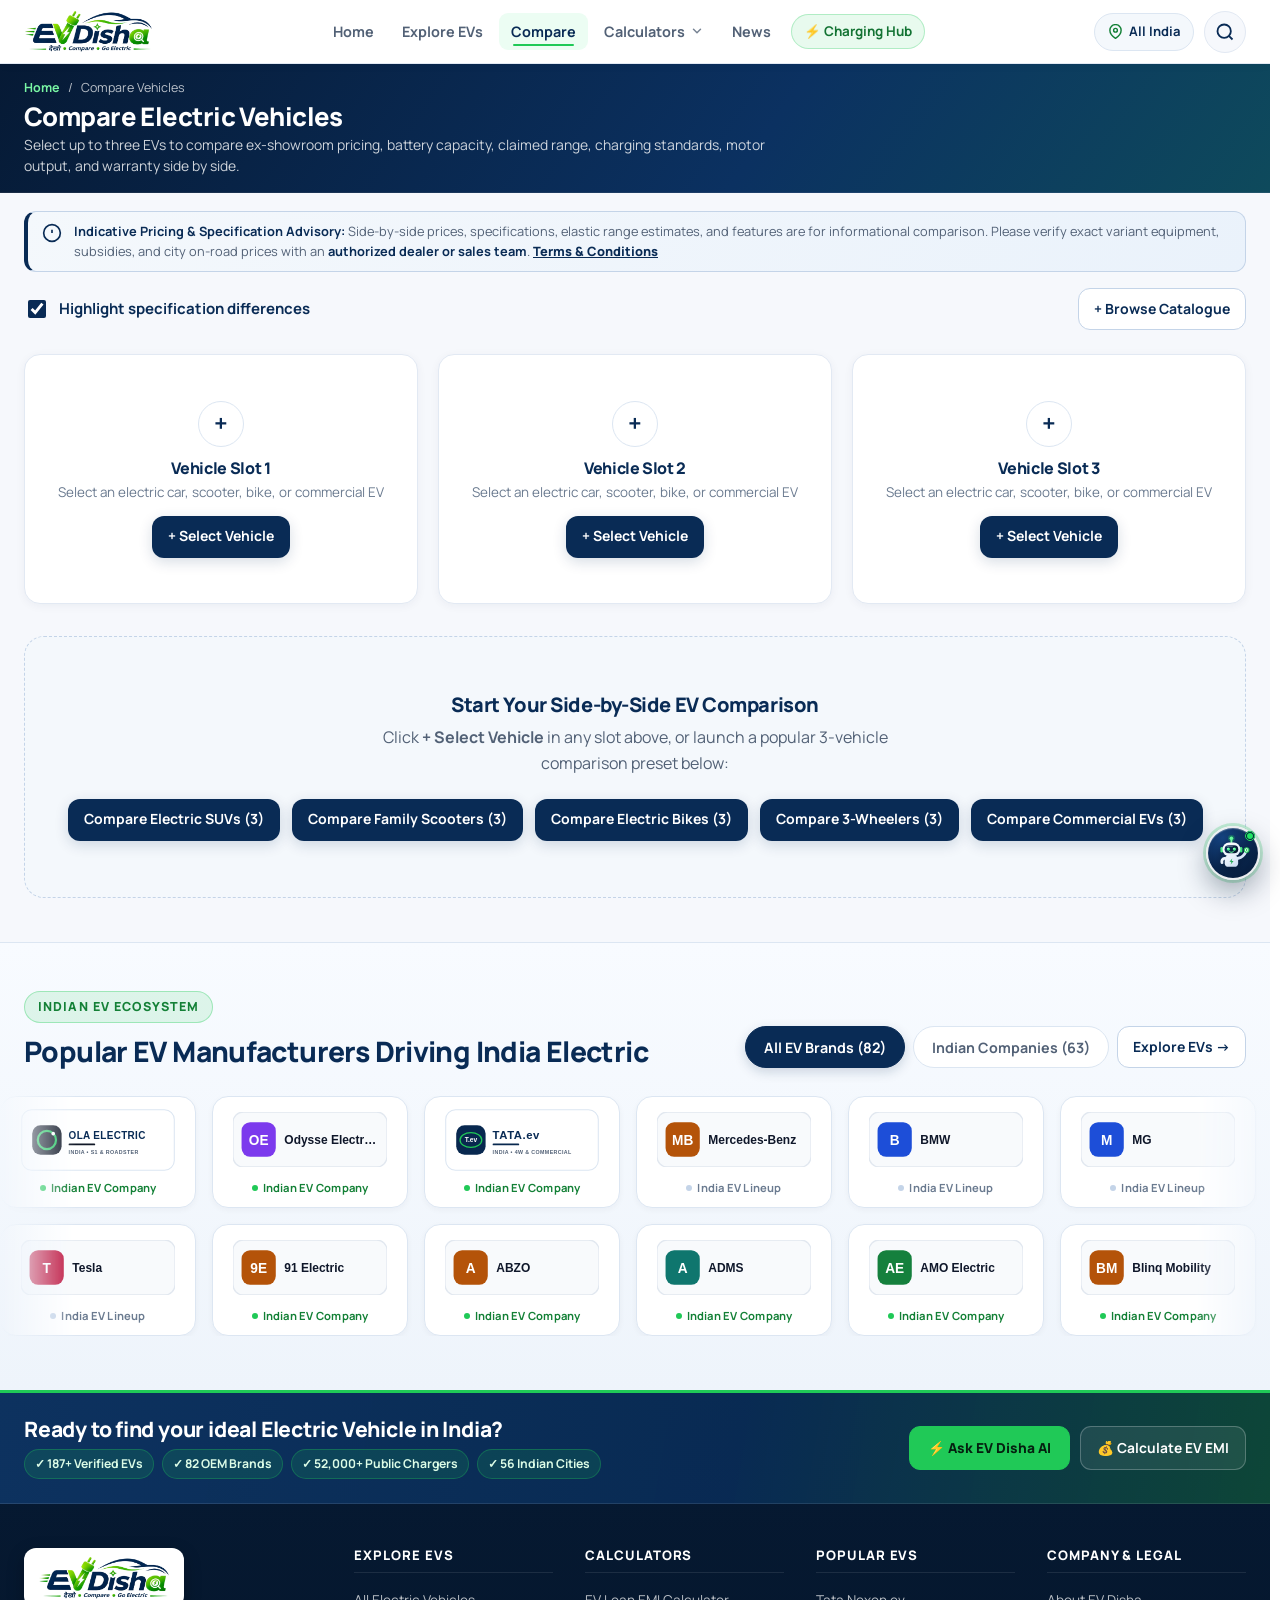
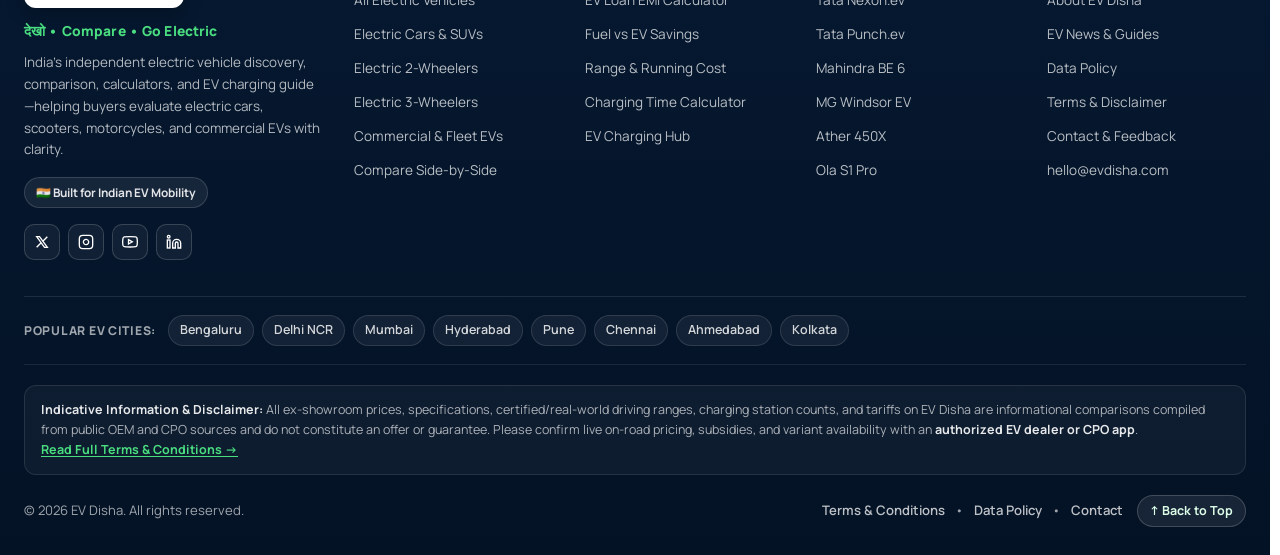
<file: compare.html>
<!DOCTYPE html>
<html lang="en-IN">
<head>
  <meta charset="UTF-8" />
  <meta name="viewport" content="width=device-width, initial-scale=1.0, viewport-fit=cover" />
  <meta name="theme-color" content="#092B55" />
  <title>Compare Electric Vehicles Side by Side – Price, Range &amp; Battery | EV Disha</title>
  <meta name="description" content="Compare up to three electric vehicles side by side on EV Disha. Evaluate ex-showroom prices, battery kWh, claimed range, charging time, connector type, motor power, and warranty." />
  <link rel="canonical" href="https://evdisha.com/compare.html" />

  <meta property="og:site_name" content="EV Disha" />
  <meta property="og:type" content="website" />
  <meta property="og:title" content="Compare Electric Vehicles Side by Side | EV Disha" />
  <meta property="og:description" content="Your EV. Your Choice. Compare up to three electric cars, scooters, bikes, or commercial EVs side by side." />
  <meta property="og:url" content="https://evdisha.com/compare.html" />
  <meta property="og:image" content="https://evdisha.com/assets/images/banners/compare-promo.webp" />

  <link rel="icon" type="image/png" href="assets/images/logo/favicon.png" />
  <link rel="preconnect" href="https://fonts.googleapis.com" />
  <link rel="preconnect" href="https://fonts.gstatic.com" crossorigin />
  <link href="https://fonts.googleapis.com/css2?family=Manrope:wght@400;500;600;700;800&display=swap" rel="stylesheet" />

  <link rel="stylesheet" href="assets/css/style.css?v=4.1" />
  <link rel="stylesheet" href="assets/css/responsive.css?v=4.1" />
  <link rel="stylesheet" href="assets/css/modern-ui.css?v=4.1" />
</head>
<body data-page="compare">
  <a href="#main-content" class="skip-link">Skip to main content</a>

  <!-- Header -->
  <header class="site-header">
    <div class="container header-inner">
      <a href="index.html" class="brand-logo" aria-label="EV Disha Home">
        <img src="assets/images/logo/ev-disha-logo.webp" alt="EV Disha – देखो • Compare • Go Electric" width="186" height="62" />
      </a>

            <nav class="primary-nav" id="primary-nav" aria-label="Main navigation">
        <a href="index.html" class="nav-link">Home</a>
        <a href="explore.html" class="nav-link">Explore EVs</a>
        <a href="compare.html" class="nav-link active" aria-current="page">
          <span>Compare</span>
          <span class="nav-compare-badge js-compare-count" hidden>0</span>
        </a>
        <div class="nav-dropdown" data-nav-dropdown="calculators">
          <button type="button" class="nav-link nav-dropdown-toggle" aria-haspopup="true" aria-expanded="false">
            <span>Calculators</span>
            <svg class="nav-dd-chevron" width="14" height="14" viewBox="0 0 24 24" fill="none" stroke="currentColor" stroke-width="2.5" stroke-linecap="round" stroke-linejoin="round" aria-hidden="true">
              <polyline points="6 9 12 15 18 9"></polyline>
            </svg>
          </button>
          <div class="nav-dropdown-menu" role="menu" aria-label="EV Calculators sub-menu">
            <a href="tools.html#emi-calculator" class="nav-dropdown-item" role="menuitem">
              <span class="nav-dd-icon" aria-hidden="true">💰</span>
              <span class="nav-dd-copy"><strong>EV Loan EMI Calculator</strong><small>Monthly EMI, green loan interest &amp; yearly schedule</small></span>
            </a>
            <a href="tools.html#fuel-savings" class="nav-dropdown-item" role="menuitem">
              <span class="nav-dd-icon" aria-hidden="true">⛽</span>
              <span class="nav-dd-copy"><strong>Fuel vs EV Savings</strong><small>Compare 1-yr &amp; 5-yr savings against petrol/diesel</small></span>
            </a>
            <a href="tools.html#range-estimator" class="nav-dropdown-item" role="menuitem">
              <span class="nav-dd-icon" aria-hidden="true">🔋</span>
              <span class="nav-dd-copy"><strong>Range &amp; Running Cost</strong><small>Real-world AC/highway range &amp; monthly charging spend</small></span>
            </a>
            <a href="charging.html#charging-calculator" class="nav-dropdown-item" role="menuitem">
              <span class="nav-dd-icon" aria-hidden="true">⚡</span>
              <span class="nav-dd-copy"><strong>Charging Time Calculator</strong><small>Home AC &amp; DC Fast Charge duration &amp; cost</small></span>
            </a>
            <div class="nav-dd-footer">
              <a href="tools.html" class="nav-dd-all" role="menuitem">Open All EV Calculators &rarr;</a>
            </div>
          </div>
        </div>
        <a href="news.html" class="nav-link">News</a>
        <a href="charging.html" class="nav-link nav-link-charging">⚡ Charging Hub</a>
      </nav>

      <div class="header-actions">
        <button type="button" class="icon-btn js-open-search" aria-label="Search electric vehicles, brands, or chargers" title="Search EVs (Ctrl+K)">
          <svg width="20" height="20" viewBox="0 0 24 24" fill="none" stroke="currentColor" stroke-width="2.2" aria-hidden="true">
            <circle cx="11" cy="11" r="8"></circle>
            <line x1="21" y1="21" x2="16.65" y2="16.65"></line>
          </svg>
        </button>
        <button type="button" class="icon-btn mobile-menu-toggle" id="mobile-menu-toggle" aria-label="Toggle navigation menu" aria-expanded="false" aria-controls="primary-nav">
          <svg width="22" height="22" viewBox="0 0 24 24" fill="none" stroke="currentColor" stroke-width="2.2" aria-hidden="true">
            <line x1="3" y1="6" x2="21" y2="6"></line>
            <line x1="3" y1="12" x2="21" y2="12"></line>
            <line x1="3" y1="18" x2="21" y2="18"></line>
          </svg>
        </button>
      </div>
    </div>
  </header>
  <div class="nav-backdrop" id="nav-backdrop"></div>

  <main id="main-content">
    <!-- Page Hero -->
    <section class="page-hero">
      <div class="container">
        <nav class="breadcrumb" aria-label="Breadcrumb">
          <a href="index.html">Home</a>
          <span aria-hidden="true">/</span>
          <span>Compare Vehicles</span>
        </nav>
        <h1>Compare Electric Vehicles</h1>
        <p>Select up to three EVs to compare ex-showroom pricing, battery capacity, claimed range, charging standards, motor output, and warranty side by side.</p>
      </div>
    </section>

    <section class="section">
      <div class="container">
        <div class="dealer-advisory-banner" role="note">
          <svg width="20" height="20" viewBox="0 0 24 24" fill="none" stroke="currentColor" stroke-width="2" aria-hidden="true">
            <circle cx="12" cy="12" r="10"></circle>
            <line x1="12" y1="8" x2="12" y2="12"></line>
            <line x1="12" y1="16" x2="12.01" y2="16"></line>
          </svg>
          <div>
            <strong>Indicative Pricing &amp; Specification Advisory:</strong> Side-by-side prices, specifications, elastic range estimates, and features are for informational comparison. Please verify exact variant equipment, subsidies, and city on-road prices with an <strong>authorized dealer or sales team</strong>. <a href="terms.html" style="font-weight:800; color:var(--color-navy); text-decoration:underline;">Terms &amp; Conditions</a>
          </div>
        </div>

        <div class="compare-controls-bar">
          <label class="toggle-switch">
            <input type="checkbox" id="highlight-diff-toggle" checked />
            <span>Highlight specification differences</span>
          </label>
          <div style="display:flex; gap:10px; flex-wrap:wrap;">
            <a href="explore.html" class="btn btn-sm btn-outline">+ Browse Catalogue</a>
            <button type="button" id="compare-clear-all-btn" class="btn btn-sm btn-outline" hidden>Clear All</button>
          </div>
        </div>

        <!-- 3 Vehicle Slots -->
        <div id="compare-slots-container" class="compare-slots-grid" aria-live="polite">
          <!-- Populated by compare.js -->
        </div>

        <!-- Empty Comparison Quick-Start Guide -->
        <div id="compare-empty-guide" class="empty-state" hidden>
          <h3>Start Your Side-by-Side EV Comparison</h3>
          <p style="max-width:560px; margin-inline:auto; margin-bottom:22px;">
            Click <strong>+ Select Vehicle</strong> in any slot above, or launch a popular 3-vehicle comparison preset below:
          </p>
          <div style="display:flex; justify-content:center; gap:12px; flex-wrap:wrap;">
            <button type="button" class="btn btn-sm btn-navy" data-compare-preset="tata-nexon-ev,mg-windsor-ev,mahindra-be-6">
              Compare Electric SUVs (3)
            </button>
            <button type="button" class="btn btn-sm btn-navy" data-compare-preset="ather-rizta,tvs-iqube,bajaj-chetak">
              Compare Family Scooters (3)
            </button>
            <button type="button" class="btn btn-sm btn-navy" data-compare-preset="ultraviolette-f77,ola-roadster,revolt-rv400">
              Compare Electric Bikes (3)
            </button>
            <button type="button" class="btn btn-sm btn-navy" data-compare-preset="mahindra-treo,euler-hiload,kinetic-safar">
              Compare 3-Wheelers (3)
            </button>
            <button type="button" class="btn btn-sm btn-navy" data-compare-preset="tata-ace-ev,switch-iev4,switch-iev3">
              Compare Commercial EVs (3)
            </button>
          </div>
        </div>

        <!-- Side-by-Side Table -->
        <div id="compare-table-section" hidden>
          <p style="font-size:0.84rem; color:var(--color-muted); margin-bottom:10px;">
            Tip: On mobile screens, swipe horizontally across the specification table to inspect all selected vehicles.
          </p>
          <div id="compare-table-container" class="compare-table-wrapper">
            <!-- Rendered by compare.js -->
          </div>
        </div>
      </div>
    </section>
  </main>

  <!-- Vehicle Picker Modal -->
  <div class="modal-overlay" id="compare-picker-modal" role="dialog" aria-modal="true" aria-labelledby="compare-picker-heading">
    <div class="modal-card">
      <div class="modal-header">
        <h3 id="compare-picker-heading">Select Electric Vehicle to Compare</h3>
        <button type="button" class="btn btn-sm btn-outline" id="compare-picker-close">Close</button>
      </div>
      <div class="modal-body">
        <div style="margin-bottom:14px;">
          <label for="compare-picker-search" class="sr-only">Search vehicle to add</label>
          <input
            type="search"
            id="compare-picker-search"
            class="form-control"
            placeholder="Filter by brand or model (e.g. Punch, Ather, BYD)..."
            autocomplete="off"
          />
        </div>
        <div id="compare-picker-pills" class="segment-filter-pills" style="margin-bottom:14px;"></div>
        <div id="compare-picker-list"></div>
      </div>
    </div>
  </div>

  <!-- Footer -->
    <footer class="site-footer">
    <div class="footer-top-banner">
      <div class="container footer-top-banner-inner">
        <div class="footer-banner-copy">
          <h2>Ready to find your ideal Electric Vehicle in India?</h2>
          <div class="footer-trust-pills" aria-label="Platform highlights">
            <span class="footer-trust-pill">✓ 187+ Verified EVs</span>
            <span class="footer-trust-pill">✓ 82 OEM Brands</span>
            <span class="footer-trust-pill">✓ 52,000+ Public Chargers</span>
            <span class="footer-trust-pill">✓ 56 Indian Cities</span>
          </div>
        </div>
        <div class="footer-banner-actions">
          <button type="button" class="footer-banner-btn-ai js-open-ev-ai">⚡ Ask EV Disha AI</button>
          <a href="tools.html#emi-calculator" class="footer-banner-btn-emi">💰 Calculate EV EMI</a>
        </div>
      </div>
    </div>

    <div class="container">
      <div class="footer-grid">
        <div class="footer-col">
          <a href="index.html" class="footer-logo-plate" aria-label="EV Disha Home">
            <img src="assets/images/logo/ev-disha-logo.webp" alt="EV Disha – देखो • Compare • Go Electric" width="164" height="44" />
          </a>
          <div class="footer-tagline">देखो &bull; Compare &bull; Go Electric</div>
          <p class="footer-desc">
            India's independent electric vehicle discovery, comparison, calculators, and EV charging guide—helping buyers evaluate electric cars, scooters, motorcycles, and commercial EVs with clarity.
          </p>
          <div class="footer-india-badge">🇮🇳 Built for Indian EV Mobility</div>
          <div class="social-links" aria-label="Social media channels">
            <a href="contact.html#social-channels" class="social-link" aria-label="EV Disha on X (Twitter)" title="Official Social Channels">
              <svg width="16" height="16" viewBox="0 0 24 24" fill="none" stroke="currentColor" stroke-width="2" aria-hidden="true"><path d="M4 4l11.733 16h4.267l-11.733 -16z"></path><path d="M4 20l6.768 -6.768m2.46 -2.46l6.772 -6.772"></path></svg>
            </a>
            <a href="contact.html#social-channels" class="social-link" aria-label="EV Disha on Instagram" title="Official Social Channels">
              <svg width="16" height="16" viewBox="0 0 24 24" fill="none" stroke="currentColor" stroke-width="2" aria-hidden="true"><rect x="2" y="2" width="20" height="20" rx="5" ry="5"></rect><path d="M16 11.37A4 4 0 1 1 12.63 8 4 4 0 0 1 16 11.37z"></path><line x1="17.5" y1="6.5" x2="17.51" y2="6.5"></line></svg>
            </a>
            <a href="contact.html#social-channels" class="social-link" aria-label="EV Disha on YouTube" title="Official Social Channels">
              <svg width="16" height="16" viewBox="0 0 24 24" fill="none" stroke="currentColor" stroke-width="2" aria-hidden="true"><path d="M22.54 6.42a2.78 2.78 0 0 0-1.94-2C18.88 4 12 4 12 4s-6.88 0-8.6.46a2.78 2.78 0 0 0-1.94 2A29 29 0 0 0 1 11.75a29 29 0 0 0 .46 5.33A2.78 2.78 0 0 0 3.4 19c1.72.46 8.6.46 8.6.46s6.88 0 8.6-.46a2.78 2.78 0 0 0 1.94-2 29 29 0 0 0 .46-5.25 29 29 0 0 0-.46-5.33z"></path><polygon points="9.75 15.02 15.5 11.75 9.75 8.48 9.75 15.02"></polygon></svg>
            </a>
            <a href="contact.html#social-channels" class="social-link" aria-label="EV Disha on LinkedIn" title="Official Social Channels">
              <svg width="16" height="16" viewBox="0 0 24 24" fill="none" stroke="currentColor" stroke-width="2" aria-hidden="true"><path d="M16 8a6 6 0 0 1 6 6v7h-4v-7a2 2 0 0 0-2-2 2 2 0 0 0-2 2v7h-4v-7a6 6 0 0 1 6-6z"></path><rect x="2" y="9" width="4" height="12"></rect><circle cx="4" cy="4" r="2"></circle></svg>
            </a>
          </div>
        </div>

        <div class="footer-col">
          <h3>Explore EVs</h3>
          <ul class="footer-links">
            <li><a href="explore.html">All Electric Vehicles</a></li>
            <li><a href="explore.html?category=four-wheelers">Electric Cars &amp; SUVs</a></li>
            <li><a href="explore.html?category=two-wheelers">Electric 2-Wheelers</a></li>
            <li><a href="explore.html?category=three-wheelers">Electric 3-Wheelers</a></li>
            <li><a href="explore.html?category=commercial">Commercial &amp; Fleet EVs</a></li>
            <li><a href="compare.html">Compare Side-by-Side</a></li>
          </ul>
        </div>

        <div class="footer-col">
          <h3>Calculators</h3>
          <ul class="footer-links">
            <li><a href="tools.html#emi-calculator">EV Loan EMI Calculator</a></li>
            <li><a href="tools.html#fuel-savings">Fuel vs EV Savings</a></li>
            <li><a href="tools.html#range-estimator">Range &amp; Running Cost</a></li>
            <li><a href="charging.html#charging-calculator">Charging Time Calculator</a></li>
            <li><a href="charging.html">EV Charging Hub</a></li>
          </ul>
        </div>

        <div class="footer-col">
          <h3>Popular EVs</h3>
          <ul class="footer-links">
            <li><a href="vehicle-details.html?id=tata-nexon-ev">Tata Nexon.ev</a></li>
            <li><a href="vehicle-details.html?id=tata-punch-ev">Tata Punch.ev</a></li>
            <li><a href="vehicle-details.html?id=mahindra-be-6">Mahindra BE 6</a></li>
            <li><a href="vehicle-details.html?id=mg-windsor-ev">MG Windsor EV</a></li>
            <li><a href="vehicle-details.html?id=ather-450x">Ather 450X</a></li>
            <li><a href="vehicle-details.html?id=ola-s1-pro">Ola S1 Pro</a></li>
          </ul>
        </div>

        <div class="footer-col">
          <h3>Company &amp; Legal</h3>
          <ul class="footer-links">
            <li><a href="index.html#about-evdisha">About EV Disha</a></li>
            <li><a href="news.html">EV News &amp; Guides</a></li>
            <li><a href="index.html#data-methodology">Data Policy</a></li>
            <li><a href="terms.html">Terms &amp; Disclaimer</a></li>
            <li><a href="contact.html">Contact &amp; Feedback</a></li>
            <li><a href="mailto:hello@evdisha.com">hello@evdisha.com</a></li>
          </ul>
        </div>
      </div>

      <div class="footer-cities-bar" aria-label="Popular Indian EV Cities">
        <span class="footer-cities-label">Popular EV Cities:</span>
        <a href="charging.html?city=bengaluru" class="footer-city-pill">Bengaluru</a>
        <a href="charging.html?city=delhi" class="footer-city-pill">Delhi NCR</a>
        <a href="charging.html?city=mumbai" class="footer-city-pill">Mumbai</a>
        <a href="charging.html?city=hyderabad" class="footer-city-pill">Hyderabad</a>
        <a href="charging.html?city=pune" class="footer-city-pill">Pune</a>
        <a href="charging.html?city=chennai" class="footer-city-pill">Chennai</a>
        <a href="charging.html?city=ahmedabad" class="footer-city-pill">Ahmedabad</a>
        <a href="charging.html?city=kolkata" class="footer-city-pill">Kolkata</a>
      </div>

      <div class="footer-disclaimer-box" role="note">
        <strong>Indicative Information &amp; Disclaimer:</strong> All ex-showroom prices, specifications, certified/real-world driving ranges, charging station counts, and tariffs on EV Disha are informational comparisons compiled from public OEM and CPO sources and do not constitute an offer or guarantee. Please confirm live on-road pricing, subsidies, and variant availability with an <strong>authorized EV dealer or CPO app</strong>. <a href="terms.html">Read Full Terms &amp; Conditions &rarr;</a>
      </div>

      <div class="footer-bottom">
        <span>&copy; 2026 EV Disha. All rights reserved.</span>
        <div class="footer-bottom-right">
          <div class="footer-legal-links">
            <a href="terms.html">Terms &amp; Conditions</a>
            <span aria-hidden="true">&bull;</span>
            <a href="index.html#data-methodology">Data Policy</a>
            <span aria-hidden="true">&bull;</span>
            <a href="contact.html">Contact</a>
          </div>
          <button type="button" class="footer-back-top js-back-to-top" aria-label="Scroll back to top">&uarr; Back to Top</button>
        </div>
      </div>
    </div>
  </footer>

  <script src="assets/js/main.js?v=4.1" defer></script>
  <script src="assets/js/ai-agent.js?v=4.1" defer></script>
  <script src="assets/js/filters.js?v=4.1" defer></script>
  <script src="assets/js/compare.js?v=4.1" defer></script>
</body>
</html>
</file>
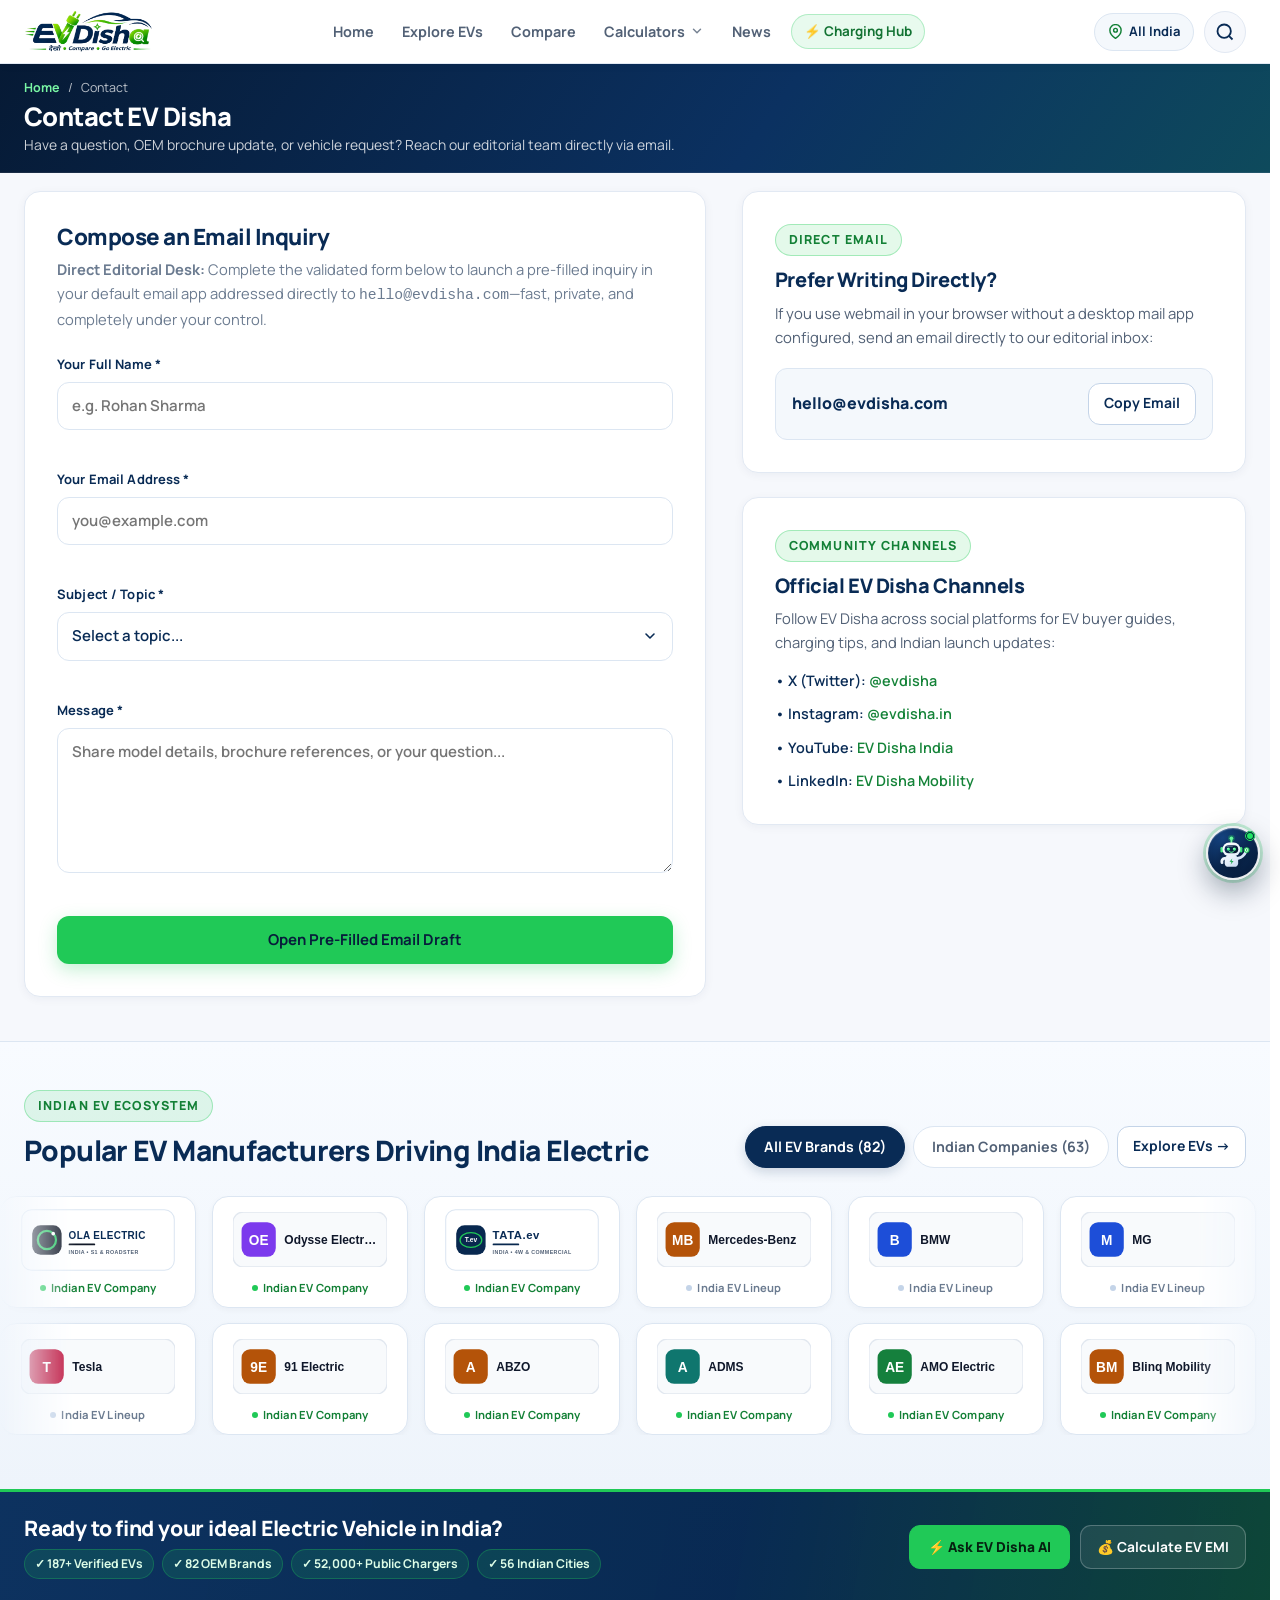
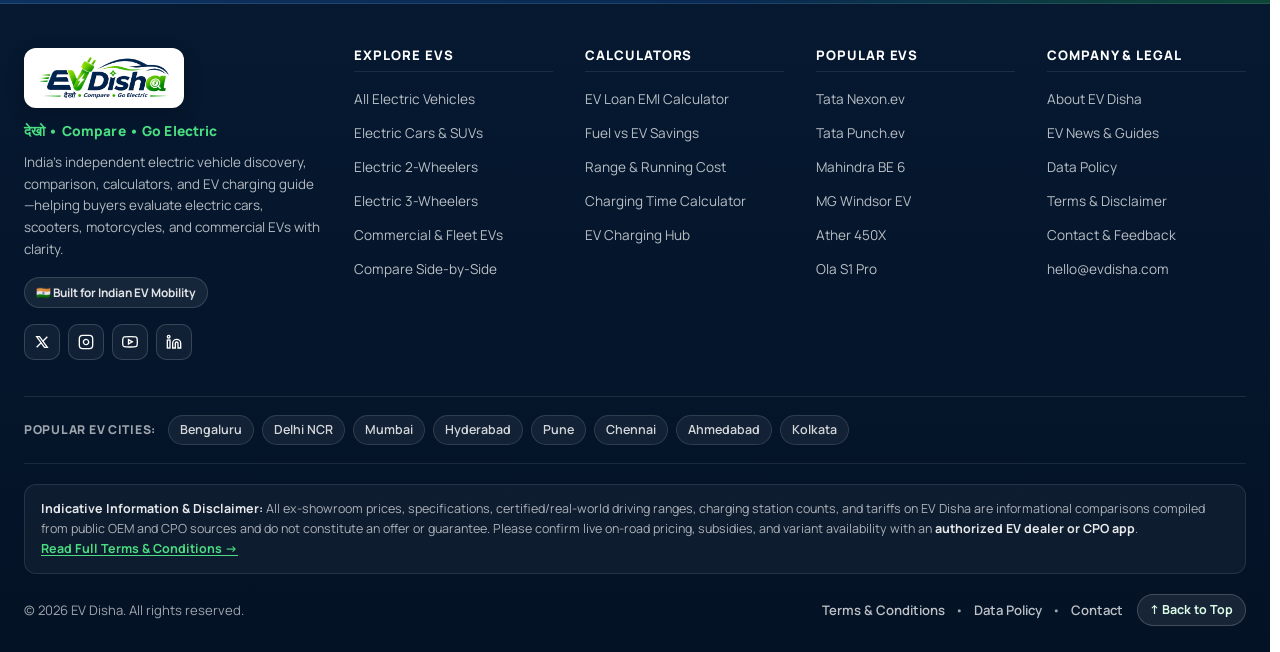
<file: contact.html>
<!DOCTYPE html>
<html lang="en-IN">

<head>
  <meta charset="UTF-8" />
  <meta name="viewport" content="width=device-width, initial-scale=1.0, viewport-fit=cover" />
  <meta name="theme-color" content="#092B55" />
  <title>Contact EV Disha – Feedback, Specification Updates &amp; Inquiries</title>
  <meta name="description"
    content="Get in touch with EV Disha to suggest electric vehicle additions, report specification updates, or share platform feedback via direct email." />
  <link rel="canonical" href="https://evdisha.com/contact.html" />

  <meta property="og:site_name" content="EV Disha" />
  <meta property="og:type" content="website" />
  <meta property="og:title" content="Contact EV Disha" />
  <meta property="og:description" content="Reach the EV Disha editorial and data team via direct email." />
  <meta property="og:url" content="https://evdisha.com/contact.html" />
  <meta property="og:image" content="https://evdisha.com/assets/images/banners/hero-ev.webp" />

  <link rel="icon" type="image/png" href="assets/images/logo/favicon.png" />
  <link rel="preconnect" href="https://fonts.googleapis.com" />
  <link rel="preconnect" href="https://fonts.gstatic.com" crossorigin />
  <link href="https://fonts.googleapis.com/css2?family=Manrope:wght@400;500;600;700;800&display=swap"
    rel="stylesheet" />

  <link rel="stylesheet" href="assets/css/style.css?v=4.1" />
  <link rel="stylesheet" href="assets/css/responsive.css?v=4.1" />
  <link rel="stylesheet" href="assets/css/modern-ui.css?v=4.1" />

  <script type="application/ld+json">
  {
    "@context": "https://schema.org",
    "@type": "ContactPage",
    "name": "Contact EV Disha",
    "url": "https://evdisha.com/contact.html"
  }
  </script>
</head>

<body data-page="contact">
  <a href="#main-content" class="skip-link">Skip to main content</a>

  <!-- Header -->
  <header class="site-header">
    <div class="container header-inner">
      <a href="index.html" class="brand-logo" aria-label="EV Disha Home">
        <img src="assets/images/logo/ev-disha-logo.webp" alt="EV Disha – देखो • Compare • Go Electric" width="186" height="62" />
      </a>

            <nav class="primary-nav" id="primary-nav" aria-label="Main navigation">
        <a href="index.html" class="nav-link">Home</a>
        <a href="explore.html" class="nav-link">Explore EVs</a>
        <a href="compare.html" class="nav-link">
          <span>Compare</span>
          <span class="nav-compare-badge js-compare-count" hidden>0</span>
        </a>
        <div class="nav-dropdown" data-nav-dropdown="calculators">
          <button type="button" class="nav-link nav-dropdown-toggle" aria-haspopup="true" aria-expanded="false">
            <span>Calculators</span>
            <svg class="nav-dd-chevron" width="14" height="14" viewBox="0 0 24 24" fill="none" stroke="currentColor" stroke-width="2.5" stroke-linecap="round" stroke-linejoin="round" aria-hidden="true">
              <polyline points="6 9 12 15 18 9"></polyline>
            </svg>
          </button>
          <div class="nav-dropdown-menu" role="menu" aria-label="EV Calculators sub-menu">
            <a href="tools.html#emi-calculator" class="nav-dropdown-item" role="menuitem">
              <span class="nav-dd-icon" aria-hidden="true">💰</span>
              <span class="nav-dd-copy"><strong>EV Loan EMI Calculator</strong><small>Monthly EMI, green loan interest &amp; yearly schedule</small></span>
            </a>
            <a href="tools.html#fuel-savings" class="nav-dropdown-item" role="menuitem">
              <span class="nav-dd-icon" aria-hidden="true">⛽</span>
              <span class="nav-dd-copy"><strong>Fuel vs EV Savings</strong><small>Compare 1-yr &amp; 5-yr savings against petrol/diesel</small></span>
            </a>
            <a href="tools.html#range-estimator" class="nav-dropdown-item" role="menuitem">
              <span class="nav-dd-icon" aria-hidden="true">🔋</span>
              <span class="nav-dd-copy"><strong>Range &amp; Running Cost</strong><small>Real-world AC/highway range &amp; monthly charging spend</small></span>
            </a>
            <a href="charging.html#charging-calculator" class="nav-dropdown-item" role="menuitem">
              <span class="nav-dd-icon" aria-hidden="true">⚡</span>
              <span class="nav-dd-copy"><strong>Charging Time Calculator</strong><small>Home AC &amp; DC Fast Charge duration &amp; cost</small></span>
            </a>
            <div class="nav-dd-footer">
              <a href="tools.html" class="nav-dd-all" role="menuitem">Open All EV Calculators &rarr;</a>
            </div>
          </div>
        </div>
        <a href="news.html" class="nav-link">News</a>
        <a href="charging.html" class="nav-link nav-link-charging">⚡ Charging Hub</a>
      </nav>

      <div class="header-actions">
        <button type="button" class="icon-btn js-open-search" aria-label="Search electric vehicles, brands, or chargers" title="Search EVs (Ctrl+K)">
          <svg width="20" height="20" viewBox="0 0 24 24" fill="none" stroke="currentColor" stroke-width="2.2" aria-hidden="true">
            <circle cx="11" cy="11" r="8"></circle>
            <line x1="21" y1="21" x2="16.65" y2="16.65"></line>
          </svg>
        </button>
        <button type="button" class="icon-btn mobile-menu-toggle" id="mobile-menu-toggle" aria-label="Toggle navigation menu" aria-expanded="false" aria-controls="primary-nav">
          <svg width="22" height="22" viewBox="0 0 24 24" fill="none" stroke="currentColor" stroke-width="2.2" aria-hidden="true">
            <line x1="3" y1="6" x2="21" y2="6"></line>
            <line x1="3" y1="12" x2="21" y2="12"></line>
            <line x1="3" y1="18" x2="21" y2="18"></line>
          </svg>
        </button>
      </div>
    </div>
  </header>
  <div class="nav-backdrop" id="nav-backdrop"></div>

  <main id="main-content">
    <section class="page-hero">
      <div class="container">
        <nav class="breadcrumb" aria-label="Breadcrumb">
          <a href="index.html">Home</a>
          <span aria-hidden="true">/</span>
          <span>Contact</span>
        </nav>
        <h1>Contact EV Disha</h1>
        <p>Have a question, OEM brochure update, or vehicle request? Reach our editorial team directly via email.</p>
      </div>
    </section>

    <section class="section">
      <div class="container">
        <div class="contact-grid">
          <!-- Client-Side Validated Email Draft Form -->
          <div class="contact-card">
            <h2 style="font-size:1.4rem; margin-bottom:8px;">Compose an Email Inquiry</h2>
            <p style="font-size:0.92rem; color:var(--color-muted); margin-bottom:22px;">
              <strong>Direct Editorial Desk:</strong> Complete the validated form below to launch a pre-filled inquiry
              in your default email app addressed directly to <code>hello@evdisha.com</code>—fast, private, and
              completely under your control.
            </p>

            <form id="evdisha-contact-form" novalidate>
              <div class="form-field" style="margin-bottom:14px;">
                <label for="contact-name" class="form-label">Your Full Name *</label>
                <input type="text" id="contact-name" name="name" class="form-control" placeholder="e.g. Rohan Sharma"
                  required />
                <div id="contact-name-error" class="field-error" aria-live="polite"></div>
              </div>

              <div class="form-field" style="margin-bottom:14px;">
                <label for="contact-email" class="form-label">Your Email Address *</label>
                <input type="email" id="contact-email" name="email" class="form-control" placeholder="you@example.com"
                  required />
                <div id="contact-email-error" class="field-error" aria-live="polite"></div>
              </div>

              <div class="form-field" style="margin-bottom:14px;">
                <label for="contact-topic" class="form-label">Subject / Topic *</label>
                <select id="contact-topic" name="topic" class="form-control" required>
                  <option value="">Select a topic...</option>
                  <option value="Vehicle Specification Update">Vehicle Specification Update</option>
                  <option value="Request New EV Model">Request a New EV Model</option>
                  <option value="Manufacturer / Media Inquiry">Manufacturer / Media Inquiry</option>
                  <option value="Website Feedback">General Website Feedback</option>
                </select>
                <div id="contact-topic-error" class="field-error" aria-live="polite"></div>
              </div>

              <div class="form-field" style="margin-bottom:18px;">
                <label for="contact-message" class="form-label">Message *</label>
                <textarea id="contact-message" name="message" rows="5" class="form-control"
                  placeholder="Share model details, brochure references, or your question..." required></textarea>
                <div id="contact-message-error" class="field-error" aria-live="polite"></div>
              </div>

              <button type="submit" class="btn btn-primary" style="width:100%;">
                Open Pre-Filled Email Draft
              </button>

              <div id="contact-form-status" class="form-status-box" hidden></div>
            </form>
          </div>

          <!-- Direct Contact & Community Channels -->
          <div style="display:flex; flex-direction:column; gap:24px;">
            <div class="info-card">
              <span class="eyebrow">Direct Email</span>
              <h2 style="font-size:1.25rem; margin-bottom:10px;">Prefer Writing Directly?</h2>
              <p style="font-size:0.93rem; margin-bottom:18px;">
                If you use webmail in your browser without a desktop mail app configured, send an email directly to our
                editorial inbox:
              </p>
              <div
                style="padding:14px 16px; background:var(--color-bg-light); border:1px solid var(--color-border); border-radius:var(--radius-sm); display:flex; align-items:center; justify-content:space-between; gap:12px; flex-wrap:wrap;">
                <a href="mailto:hello@evdisha.com"
                  style="font-weight:800; color:var(--color-navy);">hello@evdisha.com</a>
                <button type="button" class="btn btn-sm btn-outline" id="copy-support-email"
                  data-email="hello@evdisha.com">
                  Copy Email
                </button>
              </div>
            </div>

            <div class="info-card" id="social-channels">
              <span class="eyebrow">Community Channels</span>
              <h2 style="font-size:1.25rem; margin-bottom:10px;">Official EV Disha Channels</h2>
              <p style="font-size:0.92rem; margin-bottom:14px;">
                Follow EV Disha across social platforms for EV buyer guides, charging tips, and Indian launch updates:
              </p>
              <ul
                style="display:flex; flex-direction:column; gap:10px; font-size:0.9rem; color:var(--color-navy); font-weight:600;">
                <li>&bull; X (Twitter): <span style="color:#148338;">@evdisha</span></li>
                <li>&bull; Instagram: <span style="color:#148338;">@evdisha.in</span></li>
                <li>&bull; YouTube: <span style="color:#148338;">EV Disha India</span></li>
                <li>&bull; LinkedIn: <span style="color:#148338;">EV Disha Mobility</span></li>
              </ul>
            </div>
          </div>
        </div>
      </div>
    </section>
  </main>

  <!-- Footer -->
    <footer class="site-footer">
    <div class="footer-top-banner">
      <div class="container footer-top-banner-inner">
        <div class="footer-banner-copy">
          <h2>Ready to find your ideal Electric Vehicle in India?</h2>
          <div class="footer-trust-pills" aria-label="Platform highlights">
            <span class="footer-trust-pill">✓ 187+ Verified EVs</span>
            <span class="footer-trust-pill">✓ 82 OEM Brands</span>
            <span class="footer-trust-pill">✓ 52,000+ Public Chargers</span>
            <span class="footer-trust-pill">✓ 56 Indian Cities</span>
          </div>
        </div>
        <div class="footer-banner-actions">
          <button type="button" class="footer-banner-btn-ai js-open-ev-ai">⚡ Ask EV Disha AI</button>
          <a href="tools.html#emi-calculator" class="footer-banner-btn-emi">💰 Calculate EV EMI</a>
        </div>
      </div>
    </div>

    <div class="container">
      <div class="footer-grid">
        <div class="footer-col">
          <a href="index.html" class="footer-logo-plate" aria-label="EV Disha Home">
            <img src="assets/images/logo/ev-disha-logo.webp" alt="EV Disha – देखो • Compare • Go Electric" width="164" height="44" />
          </a>
          <div class="footer-tagline">देखो &bull; Compare &bull; Go Electric</div>
          <p class="footer-desc">
            India's independent electric vehicle discovery, comparison, calculators, and EV charging guide—helping buyers evaluate electric cars, scooters, motorcycles, and commercial EVs with clarity.
          </p>
          <div class="footer-india-badge">🇮🇳 Built for Indian EV Mobility</div>
          <div class="social-links" aria-label="Social media channels">
            <a href="contact.html#social-channels" class="social-link" aria-label="EV Disha on X (Twitter)" title="Official Social Channels">
              <svg width="16" height="16" viewBox="0 0 24 24" fill="none" stroke="currentColor" stroke-width="2" aria-hidden="true"><path d="M4 4l11.733 16h4.267l-11.733 -16z"></path><path d="M4 20l6.768 -6.768m2.46 -2.46l6.772 -6.772"></path></svg>
            </a>
            <a href="contact.html#social-channels" class="social-link" aria-label="EV Disha on Instagram" title="Official Social Channels">
              <svg width="16" height="16" viewBox="0 0 24 24" fill="none" stroke="currentColor" stroke-width="2" aria-hidden="true"><rect x="2" y="2" width="20" height="20" rx="5" ry="5"></rect><path d="M16 11.37A4 4 0 1 1 12.63 8 4 4 0 0 1 16 11.37z"></path><line x1="17.5" y1="6.5" x2="17.51" y2="6.5"></line></svg>
            </a>
            <a href="contact.html#social-channels" class="social-link" aria-label="EV Disha on YouTube" title="Official Social Channels">
              <svg width="16" height="16" viewBox="0 0 24 24" fill="none" stroke="currentColor" stroke-width="2" aria-hidden="true"><path d="M22.54 6.42a2.78 2.78 0 0 0-1.94-2C18.88 4 12 4 12 4s-6.88 0-8.6.46a2.78 2.78 0 0 0-1.94 2A29 29 0 0 0 1 11.75a29 29 0 0 0 .46 5.33A2.78 2.78 0 0 0 3.4 19c1.72.46 8.6.46 8.6.46s6.88 0 8.6-.46a2.78 2.78 0 0 0 1.94-2 29 29 0 0 0 .46-5.25 29 29 0 0 0-.46-5.33z"></path><polygon points="9.75 15.02 15.5 11.75 9.75 8.48 9.75 15.02"></polygon></svg>
            </a>
            <a href="contact.html#social-channels" class="social-link" aria-label="EV Disha on LinkedIn" title="Official Social Channels">
              <svg width="16" height="16" viewBox="0 0 24 24" fill="none" stroke="currentColor" stroke-width="2" aria-hidden="true"><path d="M16 8a6 6 0 0 1 6 6v7h-4v-7a2 2 0 0 0-2-2 2 2 0 0 0-2 2v7h-4v-7a6 6 0 0 1 6-6z"></path><rect x="2" y="9" width="4" height="12"></rect><circle cx="4" cy="4" r="2"></circle></svg>
            </a>
          </div>
        </div>

        <div class="footer-col">
          <h3>Explore EVs</h3>
          <ul class="footer-links">
            <li><a href="explore.html">All Electric Vehicles</a></li>
            <li><a href="explore.html?category=four-wheelers">Electric Cars &amp; SUVs</a></li>
            <li><a href="explore.html?category=two-wheelers">Electric 2-Wheelers</a></li>
            <li><a href="explore.html?category=three-wheelers">Electric 3-Wheelers</a></li>
            <li><a href="explore.html?category=commercial">Commercial &amp; Fleet EVs</a></li>
            <li><a href="compare.html">Compare Side-by-Side</a></li>
          </ul>
        </div>

        <div class="footer-col">
          <h3>Calculators</h3>
          <ul class="footer-links">
            <li><a href="tools.html#emi-calculator">EV Loan EMI Calculator</a></li>
            <li><a href="tools.html#fuel-savings">Fuel vs EV Savings</a></li>
            <li><a href="tools.html#range-estimator">Range &amp; Running Cost</a></li>
            <li><a href="charging.html#charging-calculator">Charging Time Calculator</a></li>
            <li><a href="charging.html">EV Charging Hub</a></li>
          </ul>
        </div>

        <div class="footer-col">
          <h3>Popular EVs</h3>
          <ul class="footer-links">
            <li><a href="vehicle-details.html?id=tata-nexon-ev">Tata Nexon.ev</a></li>
            <li><a href="vehicle-details.html?id=tata-punch-ev">Tata Punch.ev</a></li>
            <li><a href="vehicle-details.html?id=mahindra-be-6">Mahindra BE 6</a></li>
            <li><a href="vehicle-details.html?id=mg-windsor-ev">MG Windsor EV</a></li>
            <li><a href="vehicle-details.html?id=ather-450x">Ather 450X</a></li>
            <li><a href="vehicle-details.html?id=ola-s1-pro">Ola S1 Pro</a></li>
          </ul>
        </div>

        <div class="footer-col">
          <h3>Company &amp; Legal</h3>
          <ul class="footer-links">
            <li><a href="index.html#about-evdisha">About EV Disha</a></li>
            <li><a href="news.html">EV News &amp; Guides</a></li>
            <li><a href="index.html#data-methodology">Data Policy</a></li>
            <li><a href="terms.html">Terms &amp; Disclaimer</a></li>
            <li><a href="contact.html">Contact &amp; Feedback</a></li>
            <li><a href="mailto:hello@evdisha.com">hello@evdisha.com</a></li>
          </ul>
        </div>
      </div>

      <div class="footer-cities-bar" aria-label="Popular Indian EV Cities">
        <span class="footer-cities-label">Popular EV Cities:</span>
        <a href="charging.html?city=bengaluru" class="footer-city-pill">Bengaluru</a>
        <a href="charging.html?city=delhi" class="footer-city-pill">Delhi NCR</a>
        <a href="charging.html?city=mumbai" class="footer-city-pill">Mumbai</a>
        <a href="charging.html?city=hyderabad" class="footer-city-pill">Hyderabad</a>
        <a href="charging.html?city=pune" class="footer-city-pill">Pune</a>
        <a href="charging.html?city=chennai" class="footer-city-pill">Chennai</a>
        <a href="charging.html?city=ahmedabad" class="footer-city-pill">Ahmedabad</a>
        <a href="charging.html?city=kolkata" class="footer-city-pill">Kolkata</a>
      </div>

      <div class="footer-disclaimer-box" role="note">
        <strong>Indicative Information &amp; Disclaimer:</strong> All ex-showroom prices, specifications, certified/real-world driving ranges, charging station counts, and tariffs on EV Disha are informational comparisons compiled from public OEM and CPO sources and do not constitute an offer or guarantee. Please confirm live on-road pricing, subsidies, and variant availability with an <strong>authorized EV dealer or CPO app</strong>. <a href="terms.html">Read Full Terms &amp; Conditions &rarr;</a>
      </div>

      <div class="footer-bottom">
        <span>&copy; 2026 EV Disha. All rights reserved.</span>
        <div class="footer-bottom-right">
          <div class="footer-legal-links">
            <a href="terms.html">Terms &amp; Conditions</a>
            <span aria-hidden="true">&bull;</span>
            <a href="index.html#data-methodology">Data Policy</a>
            <span aria-hidden="true">&bull;</span>
            <a href="contact.html">Contact</a>
          </div>
          <button type="button" class="footer-back-top js-back-to-top" aria-label="Scroll back to top">&uarr; Back to Top</button>
        </div>
      </div>
    </div>
  </footer>

  <script src="assets/js/main.js?v=4.1" defer></script>
  <script src="assets/js/ai-agent.js?v=4.1" defer></script>
  <script src="assets/js/filters.js?v=4.1" defer></script>
</body>

</html>
</file>
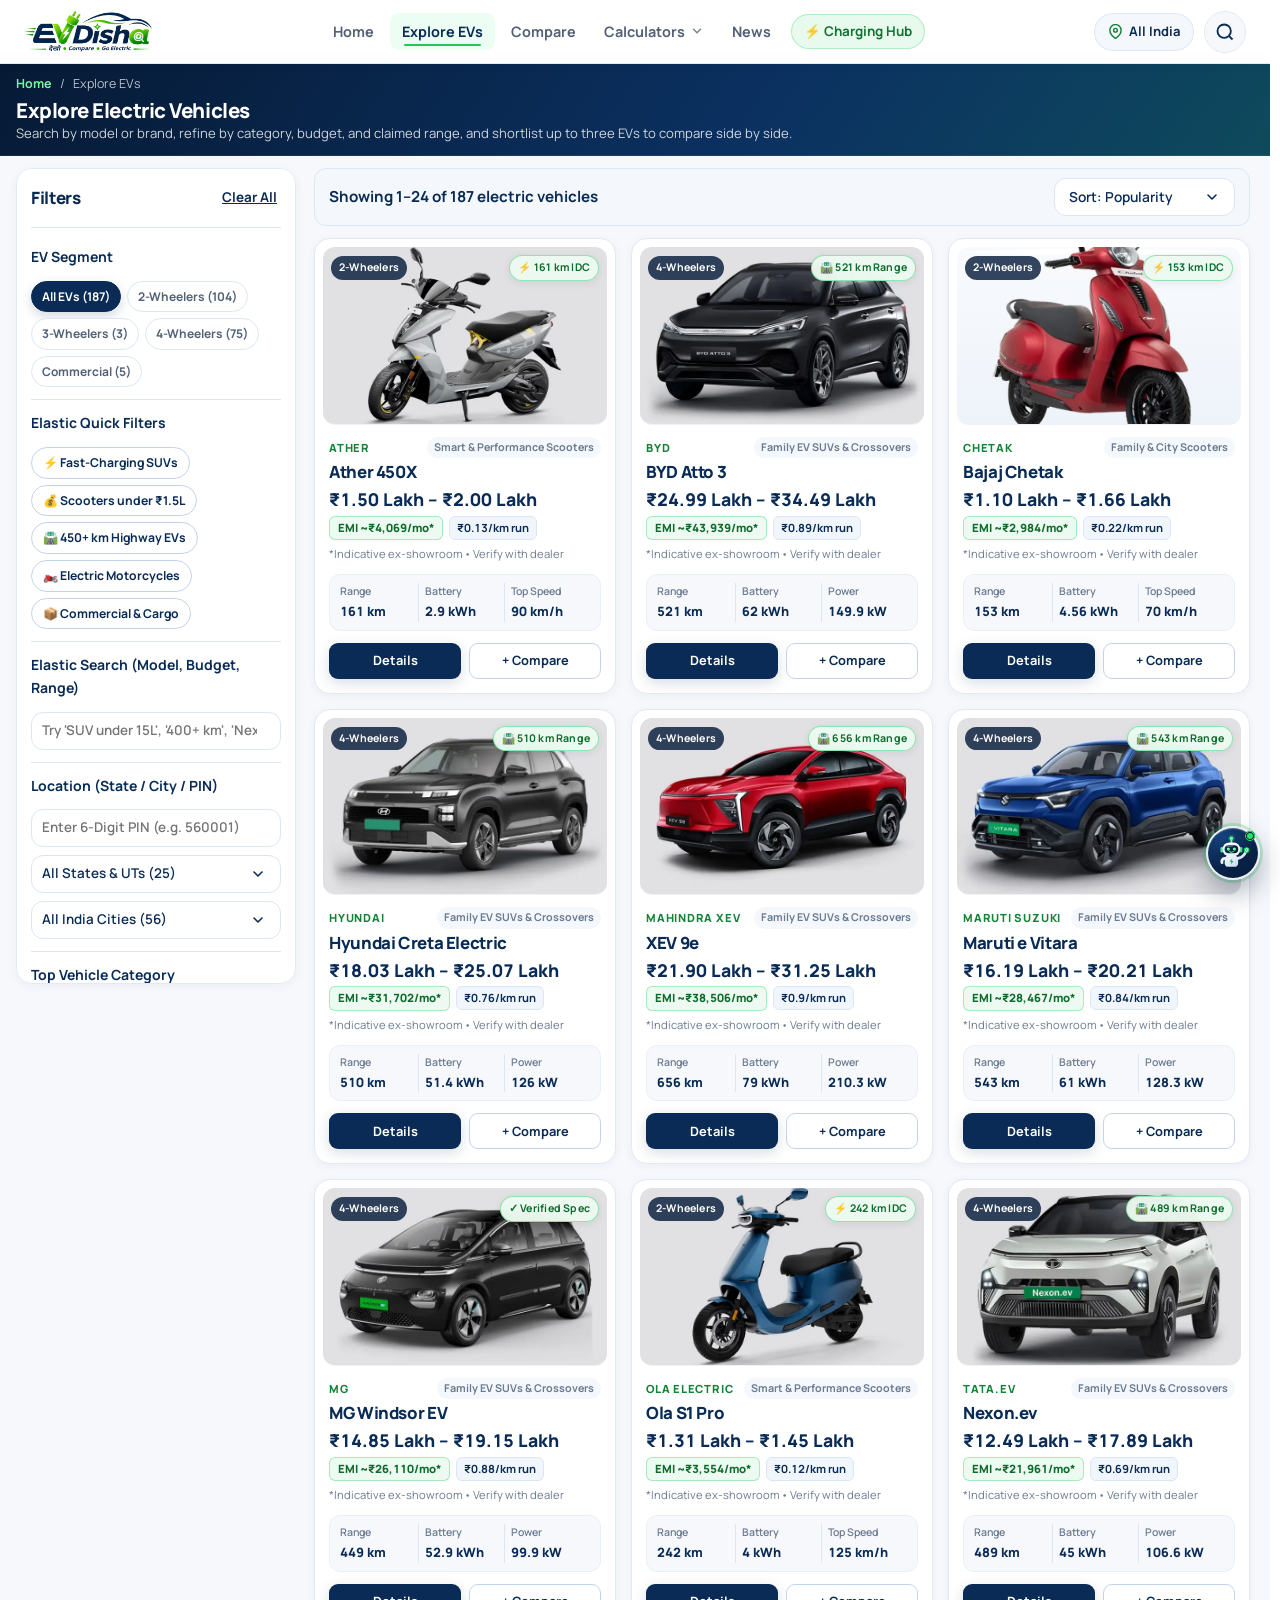
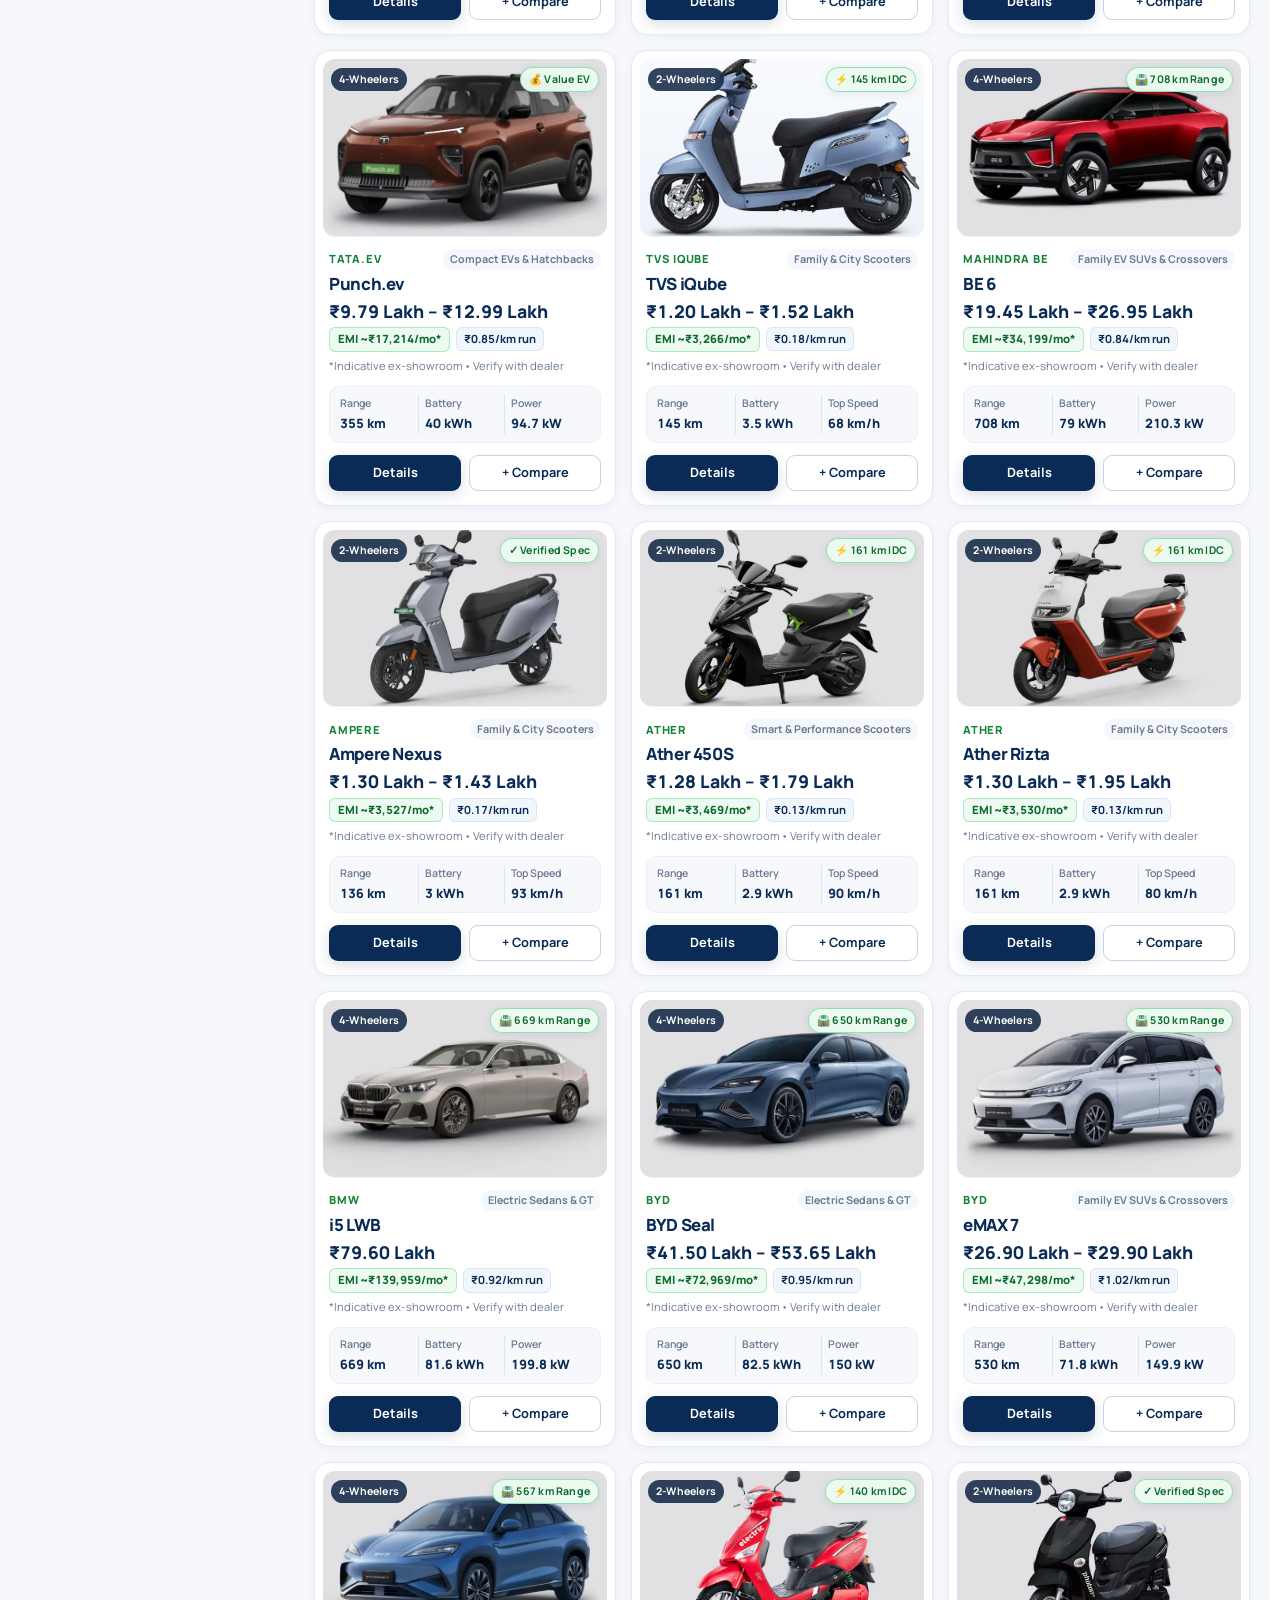
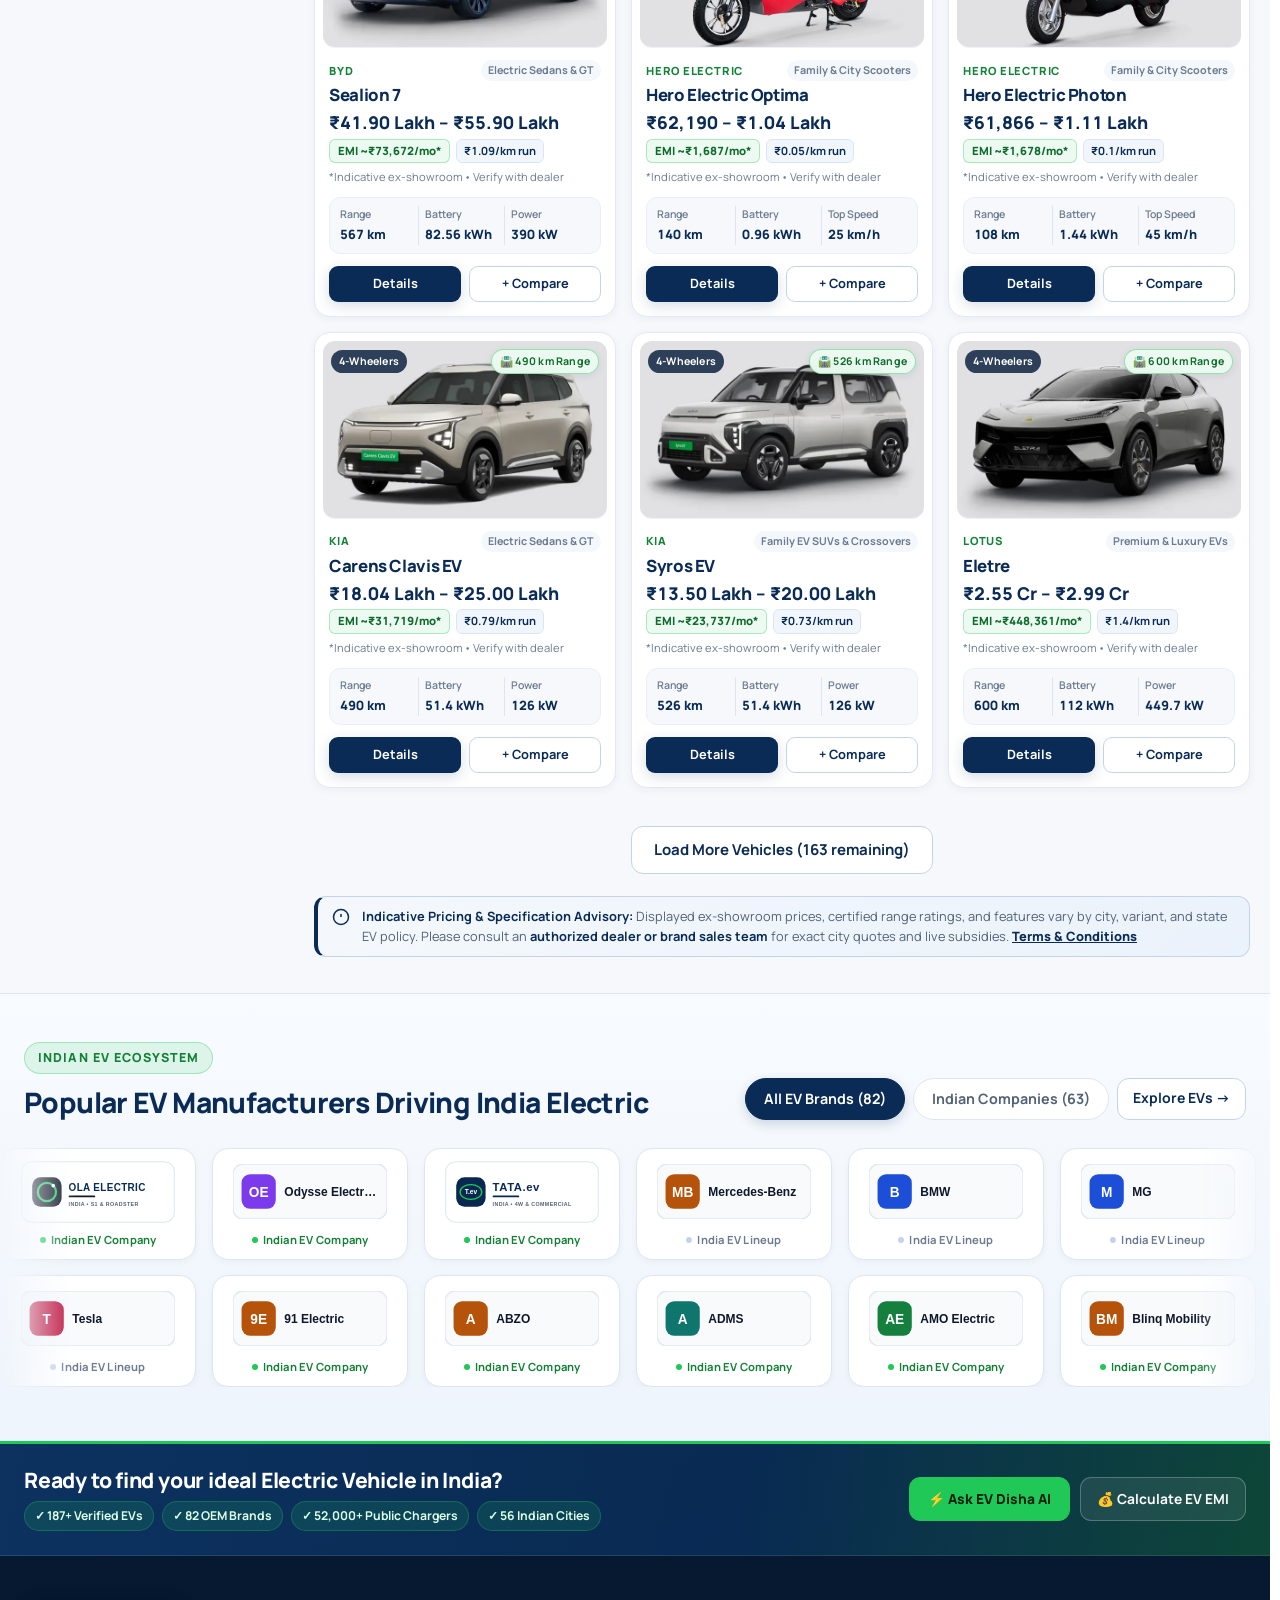
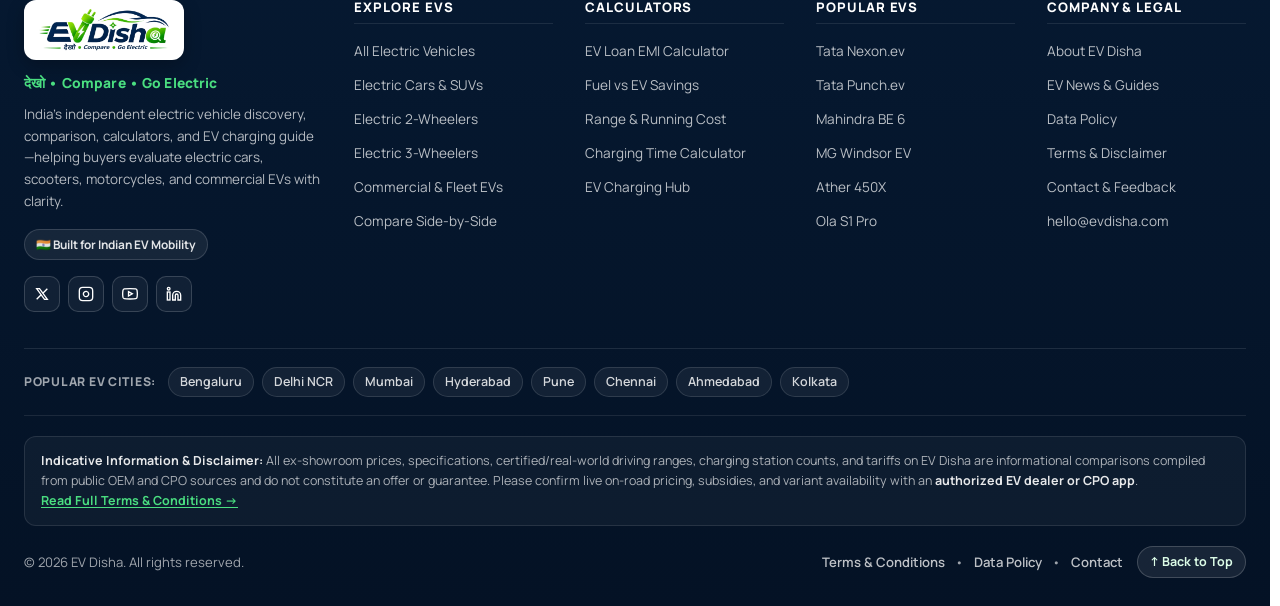
<file: explore.html>
<!DOCTYPE html>
<html lang="en-IN">
<head>
  <meta charset="UTF-8" />
  <meta name="viewport" content="width=device-width, initial-scale=1.0, viewport-fit=cover" />
  <meta name="theme-color" content="#092B55" />
  <title>Explore Electric Vehicles in India – Cars, Scooters, Bikes &amp; Commercial | EV Disha</title>
  <meta name="description" content="Browse and filter electric vehicles in India by category, manufacturer, budget, and driving range. Sort by price, claimed range, and popularity on EV Disha." />
  <link rel="canonical" href="https://evdisha.com/explore.html" />

  <meta property="og:site_name" content="EV Disha" />
  <meta property="og:type" content="website" />
  <meta property="og:title" content="Explore Electric Vehicles in India | EV Disha" />
  <meta property="og:description" content="Filter electric cars, scooters, bikes, and commercial EVs by brand, price range, and driving range." />
  <meta property="og:url" content="https://evdisha.com/explore.html" />
  <meta property="og:image" content="https://evdisha.com/assets/images/banners/hero-ev.webp" />

  <link rel="icon" type="image/png" href="assets/images/logo/favicon.png" />
  <link rel="preconnect" href="https://fonts.googleapis.com" />
  <link rel="preconnect" href="https://fonts.gstatic.com" crossorigin />
  <link href="https://fonts.googleapis.com/css2?family=Manrope:wght@400;500;600;700;800&display=swap" rel="stylesheet" />

  <link rel="stylesheet" href="assets/css/style.css?v=4.1" />
  <link rel="stylesheet" href="assets/css/responsive.css?v=4.1" />
  <link rel="stylesheet" href="assets/css/modern-ui.css?v=4.1" />

  <script type="application/ld+json">
  {
    "@context": "https://schema.org",
    "@type": "CollectionPage",
    "name": "Explore Electric Vehicles in India – EV Disha",
    "url": "https://evdisha.com/explore.html",
    "description": "Searchable and filterable catalogue of electric cars, scooters, motorcycles, and commercial EVs in India."
  }
  </script>
</head>
<body data-page="explore">
  <a href="#main-content" class="skip-link">Skip to main content</a>

  <!-- Header -->
  <header class="site-header">
    <div class="container header-inner">
      <a href="index.html" class="brand-logo" aria-label="EV Disha Home">
        <img src="assets/images/logo/ev-disha-logo.webp" alt="EV Disha – देखो • Compare • Go Electric" width="186" height="62" />
      </a>

            <nav class="primary-nav" id="primary-nav" aria-label="Main navigation">
        <a href="index.html" class="nav-link">Home</a>
        <a href="explore.html" class="nav-link active" aria-current="page">Explore EVs</a>
        <a href="compare.html" class="nav-link">
          <span>Compare</span>
          <span class="nav-compare-badge js-compare-count" hidden>0</span>
        </a>
        <div class="nav-dropdown" data-nav-dropdown="calculators">
          <button type="button" class="nav-link nav-dropdown-toggle" aria-haspopup="true" aria-expanded="false">
            <span>Calculators</span>
            <svg class="nav-dd-chevron" width="14" height="14" viewBox="0 0 24 24" fill="none" stroke="currentColor" stroke-width="2.5" stroke-linecap="round" stroke-linejoin="round" aria-hidden="true">
              <polyline points="6 9 12 15 18 9"></polyline>
            </svg>
          </button>
          <div class="nav-dropdown-menu" role="menu" aria-label="EV Calculators sub-menu">
            <a href="tools.html#emi-calculator" class="nav-dropdown-item" role="menuitem">
              <span class="nav-dd-icon" aria-hidden="true">💰</span>
              <span class="nav-dd-copy"><strong>EV Loan EMI Calculator</strong><small>Monthly EMI, green loan interest &amp; yearly schedule</small></span>
            </a>
            <a href="tools.html#fuel-savings" class="nav-dropdown-item" role="menuitem">
              <span class="nav-dd-icon" aria-hidden="true">⛽</span>
              <span class="nav-dd-copy"><strong>Fuel vs EV Savings</strong><small>Compare 1-yr &amp; 5-yr savings against petrol/diesel</small></span>
            </a>
            <a href="tools.html#range-estimator" class="nav-dropdown-item" role="menuitem">
              <span class="nav-dd-icon" aria-hidden="true">🔋</span>
              <span class="nav-dd-copy"><strong>Range &amp; Running Cost</strong><small>Real-world AC/highway range &amp; monthly charging spend</small></span>
            </a>
            <a href="charging.html#charging-calculator" class="nav-dropdown-item" role="menuitem">
              <span class="nav-dd-icon" aria-hidden="true">⚡</span>
              <span class="nav-dd-copy"><strong>Charging Time Calculator</strong><small>Home AC &amp; DC Fast Charge duration &amp; cost</small></span>
            </a>
            <div class="nav-dd-footer">
              <a href="tools.html" class="nav-dd-all" role="menuitem">Open All EV Calculators &rarr;</a>
            </div>
          </div>
        </div>
        <a href="news.html" class="nav-link">News</a>
        <a href="charging.html" class="nav-link nav-link-charging">⚡ Charging Hub</a>
      </nav>

      <div class="header-actions">
        <button type="button" class="icon-btn js-open-search" aria-label="Search electric vehicles, brands, or chargers" title="Search EVs (Ctrl+K)">
          <svg width="20" height="20" viewBox="0 0 24 24" fill="none" stroke="currentColor" stroke-width="2.2" aria-hidden="true">
            <circle cx="11" cy="11" r="8"></circle>
            <line x1="21" y1="21" x2="16.65" y2="16.65"></line>
          </svg>
        </button>
        <button type="button" class="icon-btn mobile-menu-toggle" id="mobile-menu-toggle" aria-label="Toggle navigation menu" aria-expanded="false" aria-controls="primary-nav">
          <svg width="22" height="22" viewBox="0 0 24 24" fill="none" stroke="currentColor" stroke-width="2.2" aria-hidden="true">
            <line x1="3" y1="6" x2="21" y2="6"></line>
            <line x1="3" y1="12" x2="21" y2="12"></line>
            <line x1="3" y1="18" x2="21" y2="18"></line>
          </svg>
        </button>
      </div>
    </div>
  </header>
  <div class="nav-backdrop" id="nav-backdrop"></div>

  <main id="main-content">
    <!-- Page Hero -->
    <section class="page-hero">
      <div class="container">
        <nav class="breadcrumb" aria-label="Breadcrumb">
          <a href="index.html">Home</a>
          <span aria-hidden="true">/</span>
          <span>Explore EVs</span>
        </nav>
        <h1>Explore Electric Vehicles</h1>
        <p>Search by model or brand, refine by category, budget, and claimed range, and shortlist up to three EVs to compare side by side.</p>
      </div>
    </section>

    <!-- Catalogue Section -->
    <section class="section">
      <div class="container">
        <div class="filter-backdrop" id="filter-backdrop"></div>
        <div class="explore-layout">
          <!-- Filter Sidebar / Mobile Drawer (All Filters & Quick Chips Docked Left) -->
          <aside class="filter-sidebar" id="explore-filter-sidebar" aria-label="Catalogue filters">
            <div class="filter-sidebar-header">
              <h2>Filters</h2>
              <div style="display:flex; align-items:center; gap:10px;">
                <button type="button" class="filter-reset-btn" id="clear-filters-btn">Clear All</button>
                <button type="button" class="icon-btn filter-drawer-close" id="filter-drawer-close" aria-label="Close filters">&times;</button>
              </div>
            </div>

            <!-- Quick Segment Pills (Moved to Left Sidebar) -->
            <div class="filter-group">
              <div class="filter-group-title">EV Segment</div>
              <div id="explore-top-cat-tabs" class="sidebar-pill-wrap" role="group" aria-label="Quick top category filter"></div>
            </div>

            <!-- Elastic Quick Filters (Moved to Left Sidebar) -->
            <div class="filter-group">
              <div class="filter-group-title">Elastic Quick Filters</div>
              <div id="explore-elastic-suggestions" class="sidebar-elastic-wrap" role="group" aria-label="Elastic quick filters"></div>
            </div>

            <!-- Elastic Search by Model, Brand, Budget or Range -->
            <div class="filter-group">
              <label for="explore-search-input" class="filter-group-title" style="display:block;">Elastic Search (Model, Budget, Range)</label>
              <input
                type="search"
                id="explore-search-input"
                class="form-control"
                style="min-height:38px; padding:6px 10px; font-size:0.84rem;"
                placeholder="Try 'SUV under 15L', '400+ km', 'Nexon'..."
                autocomplete="off"
              />
            </div>

            <!-- Location Auto-Filter (PIN Code, State & City) -->
            <div class="filter-group">
              <div class="filter-group-title">Location (State / City / PIN)</div>
              <div style="display:flex; flex-direction:column; gap:8px;">
                <div>
                  <label for="filter-zip-input" class="sr-only">6-Digit Indian PIN / Zipcode</label>
                  <input
                    type="text"
                    id="filter-zip-input"
                    inputmode="numeric"
                    maxlength="6"
                    class="form-control"
                    style="min-height:38px; padding:6px 10px; font-size:0.84rem;"
                    placeholder="Enter 6-Digit PIN (e.g. 560001)"
                    autocomplete="off"
                  />
                  <div id="filter-zip-hint" class="zip-auto-hint" aria-live="polite"></div>
                </div>
                <div>
                  <label for="filter-state-select" class="sr-only">Select State</label>
                  <select id="filter-state-select" class="form-control" style="min-height:38px; padding:6px 32px 6px 10px; font-size:0.84rem;">
                    <option value="">All States &amp; UTs</option>
                  </select>
                </div>
                <div>
                  <label for="filter-city-select" class="sr-only">Select City</label>
                  <select id="filter-city-select" class="form-control" style="min-height:38px; padding:6px 32px 6px 10px; font-size:0.84rem;">
                    <option value="">All Major Cities</option>
                  </select>
                </div>
              </div>
            </div>

            <!-- Category Filter -->
            <div class="filter-group">
              <div class="filter-group-title">Top Vehicle Category</div>
              <div id="filter-categories-list" class="checkbox-list"></div>
            </div>

            <!-- Sub-Category Filter -->
            <div class="filter-group" id="filter-subcategories-group">
              <div class="filter-group-title">Sub-Category</div>
              <div id="filter-subcategories-list" class="checkbox-list"></div>
            </div>

            <!-- Brand Filter -->
            <div class="filter-group">
              <div class="filter-group-title">Manufacturer / Brand</div>
              <input
                type="search"
                id="filter-brand-search"
                class="form-control"
                style="min-height:36px; padding:6px 10px; font-size:0.84rem; margin-bottom:8px;"
                placeholder="Search brand..."
                autocomplete="off"
              />
              <div id="filter-brands-list" class="checkbox-list brand-checkbox-scroll"></div>
            </div>

            <!-- Price Filter -->
            <div class="filter-group">
              <div class="filter-group-title">Ex-Showroom Budget</div>
              <div id="filter-price-list" class="checkbox-list"></div>
            </div>

            <!-- Driving Range Filter -->
            <div class="filter-group">
              <div class="filter-group-title">Claimed Driving Range</div>
              <div id="filter-range-list" class="checkbox-list"></div>
            </div>

            <div class="filter-drawer-footer">
              <button type="button" class="btn btn-primary" id="filter-apply-close-btn" style="width:100%;">Show Matching EVs</button>
            </div>
          </aside>

          <!-- Results Area (EV Cards Immediately From Top) -->
          <div>
            <div class="explore-toolbar">
              <div id="explore-results-summary" class="results-summary" aria-live="polite">Loading electric vehicles...</div>

              <div class="toolbar-controls">
                <button type="button" class="btn btn-sm btn-outline mobile-filter-btn" id="mobile-filter-toggle" aria-expanded="false" aria-controls="explore-filter-sidebar">
                  Filter EVs
                </button>

                <label for="explore-sort-select" class="sr-only">Sort vehicles by</label>
                <select id="explore-sort-select" class="form-control" style="min-height:38px; padding-block:5px; width:auto; font-size:0.86rem;">
                  <option value="popularity">Sort: Popularity</option>
                  <option value="price-asc">Price: Low to High</option>
                  <option value="price-desc">Price: High to Low</option>
                  <option value="range-desc">Range: High to Low</option>
                  <option value="range-asc">Range: Low to High</option>
                </select>
              </div>
            </div>

            <div id="active-filter-chips" class="active-chips-row" aria-label="Active filters"></div>

            <div id="explore-vehicles-grid" class="vehicles-grid" aria-live="polite">
              <!-- Populated by explore.js -->
            </div>

            <div id="explore-load-more-wrap" class="load-more-wrap" hidden>
              <button type="button" id="explore-load-more-btn" class="btn btn-outline">Load More Vehicles</button>
            </div>

            <div class="dealer-advisory-banner" style="margin-top:22px; margin-bottom:0;" role="note">
              <svg width="18" height="18" viewBox="0 0 24 24" fill="none" stroke="currentColor" stroke-width="2" aria-hidden="true">
                <circle cx="12" cy="12" r="10"></circle>
                <line x1="12" y1="8" x2="12" y2="12"></line>
                <line x1="12" y1="16" x2="12.01" y2="16"></line>
              </svg>
              <div>
                <strong>Indicative Pricing &amp; Specification Advisory:</strong> Displayed ex-showroom prices, certified range ratings, and features vary by city, variant, and state EV policy. Please consult an <strong>authorized dealer or brand sales team</strong> for exact city quotes and live subsidies. <a href="terms.html" style="font-weight:800; color:var(--color-navy); text-decoration:underline;">Terms &amp; Conditions</a>
              </div>
            </div>
          </div>
        </div>
      </div>
    </section>
  </main>

  <!-- Footer -->
    <footer class="site-footer">
    <div class="footer-top-banner">
      <div class="container footer-top-banner-inner">
        <div class="footer-banner-copy">
          <h2>Ready to find your ideal Electric Vehicle in India?</h2>
          <div class="footer-trust-pills" aria-label="Platform highlights">
            <span class="footer-trust-pill">✓ 187+ Verified EVs</span>
            <span class="footer-trust-pill">✓ 82 OEM Brands</span>
            <span class="footer-trust-pill">✓ 52,000+ Public Chargers</span>
            <span class="footer-trust-pill">✓ 56 Indian Cities</span>
          </div>
        </div>
        <div class="footer-banner-actions">
          <button type="button" class="footer-banner-btn-ai js-open-ev-ai">⚡ Ask EV Disha AI</button>
          <a href="tools.html#emi-calculator" class="footer-banner-btn-emi">💰 Calculate EV EMI</a>
        </div>
      </div>
    </div>

    <div class="container">
      <div class="footer-grid">
        <div class="footer-col">
          <a href="index.html" class="footer-logo-plate" aria-label="EV Disha Home">
            <img src="assets/images/logo/ev-disha-logo.webp" alt="EV Disha – देखो • Compare • Go Electric" width="164" height="44" />
          </a>
          <div class="footer-tagline">देखो &bull; Compare &bull; Go Electric</div>
          <p class="footer-desc">
            India's independent electric vehicle discovery, comparison, calculators, and EV charging guide—helping buyers evaluate electric cars, scooters, motorcycles, and commercial EVs with clarity.
          </p>
          <div class="footer-india-badge">🇮🇳 Built for Indian EV Mobility</div>
          <div class="social-links" aria-label="Social media channels">
            <a href="contact.html#social-channels" class="social-link" aria-label="EV Disha on X (Twitter)" title="Official Social Channels">
              <svg width="16" height="16" viewBox="0 0 24 24" fill="none" stroke="currentColor" stroke-width="2" aria-hidden="true"><path d="M4 4l11.733 16h4.267l-11.733 -16z"></path><path d="M4 20l6.768 -6.768m2.46 -2.46l6.772 -6.772"></path></svg>
            </a>
            <a href="contact.html#social-channels" class="social-link" aria-label="EV Disha on Instagram" title="Official Social Channels">
              <svg width="16" height="16" viewBox="0 0 24 24" fill="none" stroke="currentColor" stroke-width="2" aria-hidden="true"><rect x="2" y="2" width="20" height="20" rx="5" ry="5"></rect><path d="M16 11.37A4 4 0 1 1 12.63 8 4 4 0 0 1 16 11.37z"></path><line x1="17.5" y1="6.5" x2="17.51" y2="6.5"></line></svg>
            </a>
            <a href="contact.html#social-channels" class="social-link" aria-label="EV Disha on YouTube" title="Official Social Channels">
              <svg width="16" height="16" viewBox="0 0 24 24" fill="none" stroke="currentColor" stroke-width="2" aria-hidden="true"><path d="M22.54 6.42a2.78 2.78 0 0 0-1.94-2C18.88 4 12 4 12 4s-6.88 0-8.6.46a2.78 2.78 0 0 0-1.94 2A29 29 0 0 0 1 11.75a29 29 0 0 0 .46 5.33A2.78 2.78 0 0 0 3.4 19c1.72.46 8.6.46 8.6.46s6.88 0 8.6-.46a2.78 2.78 0 0 0 1.94-2 29 29 0 0 0 .46-5.25 29 29 0 0 0-.46-5.33z"></path><polygon points="9.75 15.02 15.5 11.75 9.75 8.48 9.75 15.02"></polygon></svg>
            </a>
            <a href="contact.html#social-channels" class="social-link" aria-label="EV Disha on LinkedIn" title="Official Social Channels">
              <svg width="16" height="16" viewBox="0 0 24 24" fill="none" stroke="currentColor" stroke-width="2" aria-hidden="true"><path d="M16 8a6 6 0 0 1 6 6v7h-4v-7a2 2 0 0 0-2-2 2 2 0 0 0-2 2v7h-4v-7a6 6 0 0 1 6-6z"></path><rect x="2" y="9" width="4" height="12"></rect><circle cx="4" cy="4" r="2"></circle></svg>
            </a>
          </div>
        </div>

        <div class="footer-col">
          <h3>Explore EVs</h3>
          <ul class="footer-links">
            <li><a href="explore.html">All Electric Vehicles</a></li>
            <li><a href="explore.html?category=four-wheelers">Electric Cars &amp; SUVs</a></li>
            <li><a href="explore.html?category=two-wheelers">Electric 2-Wheelers</a></li>
            <li><a href="explore.html?category=three-wheelers">Electric 3-Wheelers</a></li>
            <li><a href="explore.html?category=commercial">Commercial &amp; Fleet EVs</a></li>
            <li><a href="compare.html">Compare Side-by-Side</a></li>
          </ul>
        </div>

        <div class="footer-col">
          <h3>Calculators</h3>
          <ul class="footer-links">
            <li><a href="tools.html#emi-calculator">EV Loan EMI Calculator</a></li>
            <li><a href="tools.html#fuel-savings">Fuel vs EV Savings</a></li>
            <li><a href="tools.html#range-estimator">Range &amp; Running Cost</a></li>
            <li><a href="charging.html#charging-calculator">Charging Time Calculator</a></li>
            <li><a href="charging.html">EV Charging Hub</a></li>
          </ul>
        </div>

        <div class="footer-col">
          <h3>Popular EVs</h3>
          <ul class="footer-links">
            <li><a href="vehicle-details.html?id=tata-nexon-ev">Tata Nexon.ev</a></li>
            <li><a href="vehicle-details.html?id=tata-punch-ev">Tata Punch.ev</a></li>
            <li><a href="vehicle-details.html?id=mahindra-be-6">Mahindra BE 6</a></li>
            <li><a href="vehicle-details.html?id=mg-windsor-ev">MG Windsor EV</a></li>
            <li><a href="vehicle-details.html?id=ather-450x">Ather 450X</a></li>
            <li><a href="vehicle-details.html?id=ola-s1-pro">Ola S1 Pro</a></li>
          </ul>
        </div>

        <div class="footer-col">
          <h3>Company &amp; Legal</h3>
          <ul class="footer-links">
            <li><a href="index.html#about-evdisha">About EV Disha</a></li>
            <li><a href="news.html">EV News &amp; Guides</a></li>
            <li><a href="index.html#data-methodology">Data Policy</a></li>
            <li><a href="terms.html">Terms &amp; Disclaimer</a></li>
            <li><a href="contact.html">Contact &amp; Feedback</a></li>
            <li><a href="mailto:hello@evdisha.com">hello@evdisha.com</a></li>
          </ul>
        </div>
      </div>

      <div class="footer-cities-bar" aria-label="Popular Indian EV Cities">
        <span class="footer-cities-label">Popular EV Cities:</span>
        <a href="charging.html?city=bengaluru" class="footer-city-pill">Bengaluru</a>
        <a href="charging.html?city=delhi" class="footer-city-pill">Delhi NCR</a>
        <a href="charging.html?city=mumbai" class="footer-city-pill">Mumbai</a>
        <a href="charging.html?city=hyderabad" class="footer-city-pill">Hyderabad</a>
        <a href="charging.html?city=pune" class="footer-city-pill">Pune</a>
        <a href="charging.html?city=chennai" class="footer-city-pill">Chennai</a>
        <a href="charging.html?city=ahmedabad" class="footer-city-pill">Ahmedabad</a>
        <a href="charging.html?city=kolkata" class="footer-city-pill">Kolkata</a>
      </div>

      <div class="footer-disclaimer-box" role="note">
        <strong>Indicative Information &amp; Disclaimer:</strong> All ex-showroom prices, specifications, certified/real-world driving ranges, charging station counts, and tariffs on EV Disha are informational comparisons compiled from public OEM and CPO sources and do not constitute an offer or guarantee. Please confirm live on-road pricing, subsidies, and variant availability with an <strong>authorized EV dealer or CPO app</strong>. <a href="terms.html">Read Full Terms &amp; Conditions &rarr;</a>
      </div>

      <div class="footer-bottom">
        <span>&copy; 2026 EV Disha. All rights reserved.</span>
        <div class="footer-bottom-right">
          <div class="footer-legal-links">
            <a href="terms.html">Terms &amp; Conditions</a>
            <span aria-hidden="true">&bull;</span>
            <a href="index.html#data-methodology">Data Policy</a>
            <span aria-hidden="true">&bull;</span>
            <a href="contact.html">Contact</a>
          </div>
          <button type="button" class="footer-back-top js-back-to-top" aria-label="Scroll back to top">&uarr; Back to Top</button>
        </div>
      </div>
    </div>
  </footer>

  <script src="assets/js/main.js?v=4.1" defer></script>
  <script src="assets/js/ai-agent.js?v=4.1" defer></script>
  <script src="assets/js/filters.js?v=4.1" defer></script>
  <script src="assets/js/explore.js?v=4.1" defer></script>
</body>
</html>
</file>
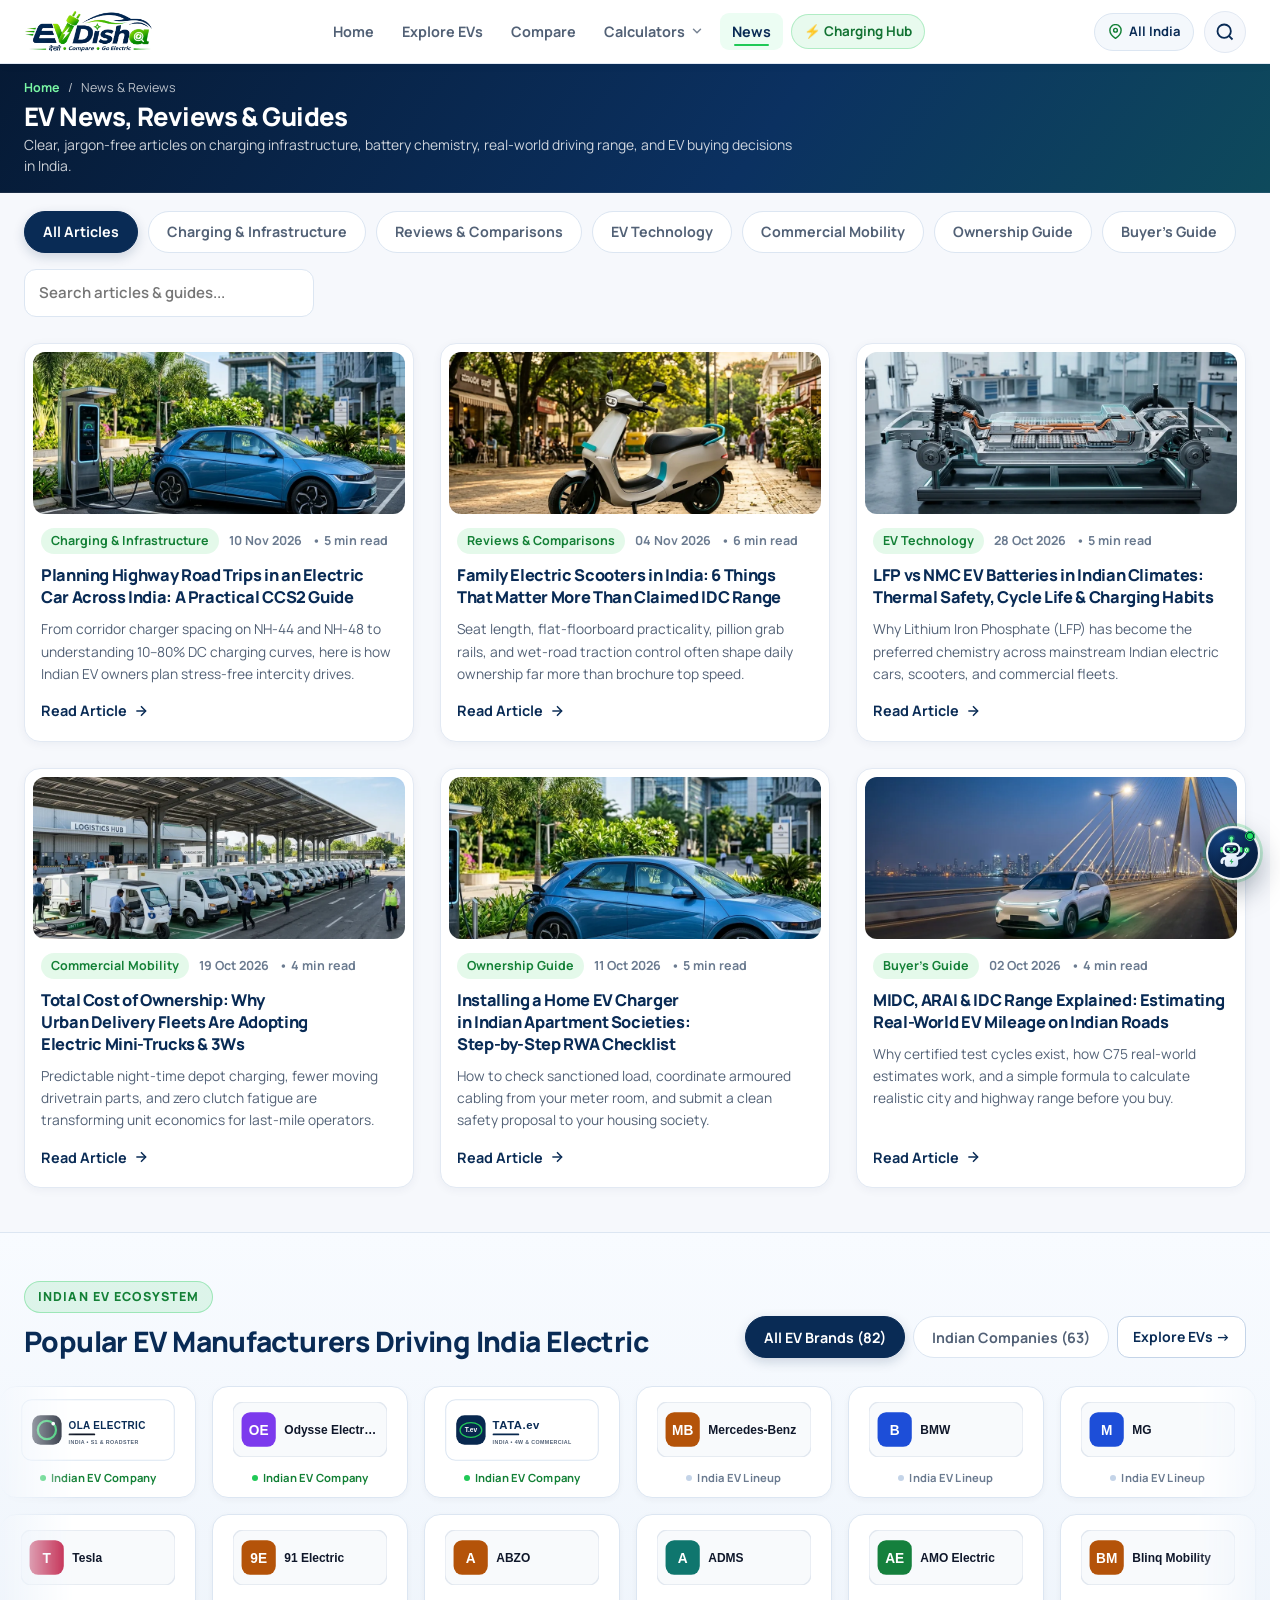
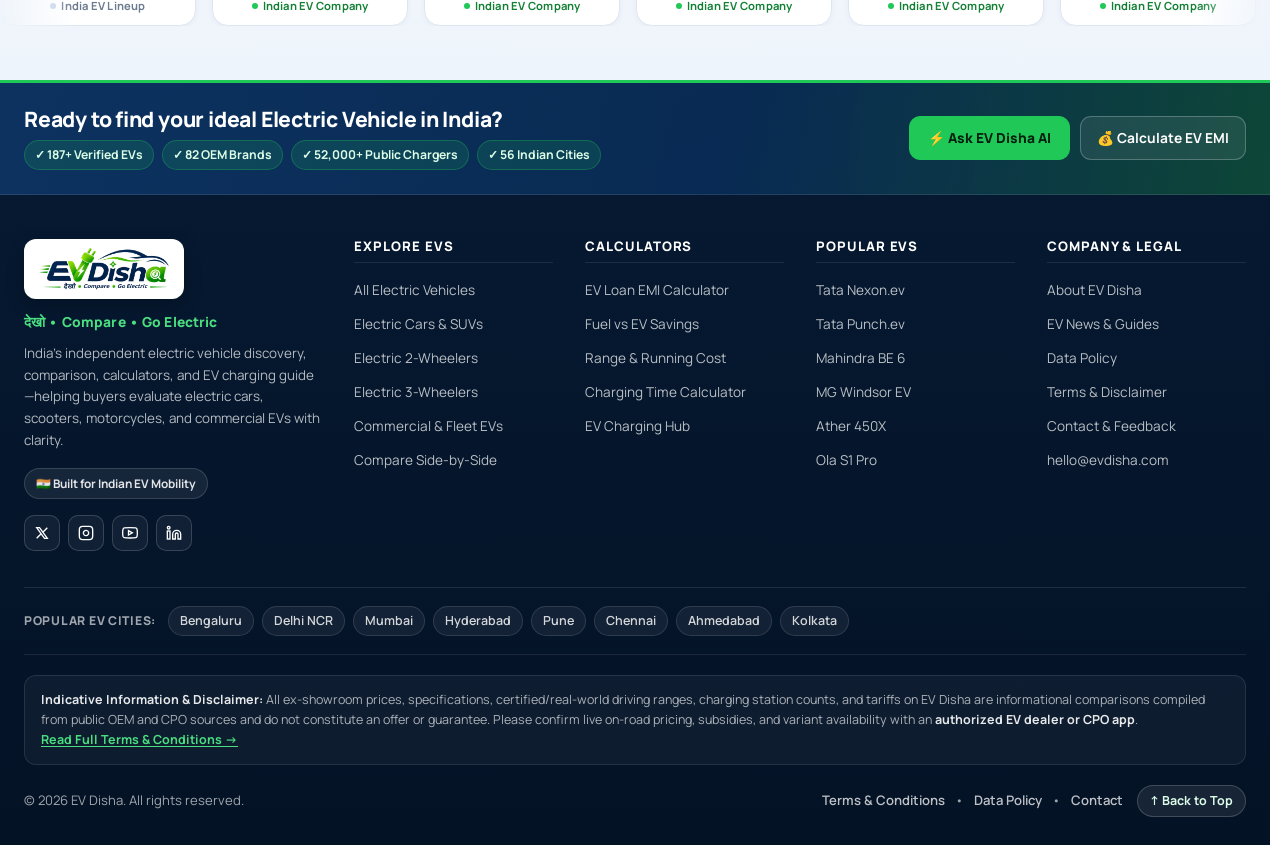
<file: news.html>
<!DOCTYPE html>
<html lang="en-IN">
<head>
  <meta charset="UTF-8" />
  <meta name="viewport" content="width=device-width, initial-scale=1.0, viewport-fit=cover" />
  <meta name="theme-color" content="#092B55" />
  <title>EV News, Reviews &amp; Ownership Guides in India | EV Disha</title>
  <meta name="description" content="Read practical Indian EV guides, battery technology explainers, highway charging tips, and electric vehicle buyer reviews on EV Disha." />
  <link rel="canonical" href="https://evdisha.com/news.html" />

  <meta property="og:site_name" content="EV Disha" />
  <meta property="og:type" content="website" />
  <meta property="og:title" content="EV News, Reviews &amp; Buyer Guides | EV Disha" />
  <meta property="og:description" content="Practical insights on charging, battery chemistry, real-world driving range, and EV ownership in India." />
  <meta property="og:url" content="https://evdisha.com/news.html" />
  <meta property="og:image" content="https://evdisha.com/assets/images/news/highway-charging.webp" />

  <link rel="icon" type="image/png" href="assets/images/logo/favicon.png" />
  <link rel="preconnect" href="https://fonts.googleapis.com" />
  <link rel="preconnect" href="https://fonts.gstatic.com" crossorigin />
  <link href="https://fonts.googleapis.com/css2?family=Manrope:wght@400;500;600;700;800&display=swap" rel="stylesheet" />

  <link rel="stylesheet" href="assets/css/style.css?v=4.1" />
  <link rel="stylesheet" href="assets/css/responsive.css?v=4.1" />
  <link rel="stylesheet" href="assets/css/modern-ui.css?v=4.1" />
</head>
<body data-page="news">
  <a href="#main-content" class="skip-link">Skip to main content</a>

  <!-- Header -->
  <header class="site-header">
    <div class="container header-inner">
      <a href="index.html" class="brand-logo" aria-label="EV Disha Home">
        <img src="assets/images/logo/ev-disha-logo.webp" alt="EV Disha – देखो • Compare • Go Electric" width="186" height="62" />
      </a>

            <nav class="primary-nav" id="primary-nav" aria-label="Main navigation">
        <a href="index.html" class="nav-link">Home</a>
        <a href="explore.html" class="nav-link">Explore EVs</a>
        <a href="compare.html" class="nav-link">
          <span>Compare</span>
          <span class="nav-compare-badge js-compare-count" hidden>0</span>
        </a>
        <div class="nav-dropdown" data-nav-dropdown="calculators">
          <button type="button" class="nav-link nav-dropdown-toggle" aria-haspopup="true" aria-expanded="false">
            <span>Calculators</span>
            <svg class="nav-dd-chevron" width="14" height="14" viewBox="0 0 24 24" fill="none" stroke="currentColor" stroke-width="2.5" stroke-linecap="round" stroke-linejoin="round" aria-hidden="true">
              <polyline points="6 9 12 15 18 9"></polyline>
            </svg>
          </button>
          <div class="nav-dropdown-menu" role="menu" aria-label="EV Calculators sub-menu">
            <a href="tools.html#emi-calculator" class="nav-dropdown-item" role="menuitem">
              <span class="nav-dd-icon" aria-hidden="true">💰</span>
              <span class="nav-dd-copy"><strong>EV Loan EMI Calculator</strong><small>Monthly EMI, green loan interest &amp; yearly schedule</small></span>
            </a>
            <a href="tools.html#fuel-savings" class="nav-dropdown-item" role="menuitem">
              <span class="nav-dd-icon" aria-hidden="true">⛽</span>
              <span class="nav-dd-copy"><strong>Fuel vs EV Savings</strong><small>Compare 1-yr &amp; 5-yr savings against petrol/diesel</small></span>
            </a>
            <a href="tools.html#range-estimator" class="nav-dropdown-item" role="menuitem">
              <span class="nav-dd-icon" aria-hidden="true">🔋</span>
              <span class="nav-dd-copy"><strong>Range &amp; Running Cost</strong><small>Real-world AC/highway range &amp; monthly charging spend</small></span>
            </a>
            <a href="charging.html#charging-calculator" class="nav-dropdown-item" role="menuitem">
              <span class="nav-dd-icon" aria-hidden="true">⚡</span>
              <span class="nav-dd-copy"><strong>Charging Time Calculator</strong><small>Home AC &amp; DC Fast Charge duration &amp; cost</small></span>
            </a>
            <div class="nav-dd-footer">
              <a href="tools.html" class="nav-dd-all" role="menuitem">Open All EV Calculators &rarr;</a>
            </div>
          </div>
        </div>
        <a href="news.html" class="nav-link active" aria-current="page">News</a>
        <a href="charging.html" class="nav-link nav-link-charging">⚡ Charging Hub</a>
      </nav>

      <div class="header-actions">
        <button type="button" class="icon-btn js-open-search" aria-label="Search electric vehicles, brands, or chargers" title="Search EVs (Ctrl+K)">
          <svg width="20" height="20" viewBox="0 0 24 24" fill="none" stroke="currentColor" stroke-width="2.2" aria-hidden="true">
            <circle cx="11" cy="11" r="8"></circle>
            <line x1="21" y1="21" x2="16.65" y2="16.65"></line>
          </svg>
        </button>
        <button type="button" class="icon-btn mobile-menu-toggle" id="mobile-menu-toggle" aria-label="Toggle navigation menu" aria-expanded="false" aria-controls="primary-nav">
          <svg width="22" height="22" viewBox="0 0 24 24" fill="none" stroke="currentColor" stroke-width="2.2" aria-hidden="true">
            <line x1="3" y1="6" x2="21" y2="6"></line>
            <line x1="3" y1="12" x2="21" y2="12"></line>
            <line x1="3" y1="18" x2="21" y2="18"></line>
          </svg>
        </button>
      </div>
    </div>
  </header>
  <div class="nav-backdrop" id="nav-backdrop"></div>

  <main id="main-content">
    <section class="page-hero">
      <div class="container">
        <nav class="breadcrumb" aria-label="Breadcrumb">
          <a href="index.html">Home</a>
          <span aria-hidden="true">/</span>
          <span>News &amp; Reviews</span>
        </nav>
        <h1>EV News, Reviews &amp; Guides</h1>
        <p>Clear, jargon-free articles on charging infrastructure, battery chemistry, real-world driving range, and EV buying decisions in India.</p>
      </div>
    </section>

    <section class="section">
      <div class="container">
        <div class="news-filter-bar">
          <div id="news-category-pills" class="segment-filter-pills"></div>
          <div class="news-search-wrap">
            <label for="news-search-input" class="sr-only">Search articles</label>
            <input type="search" id="news-search-input" class="form-control" placeholder="Search articles &amp; guides..." autocomplete="off" />
          </div>
        </div>

        <div id="news-catalogue-grid" class="news-grid" aria-live="polite">
          <!-- Populated from assets/data/news.json -->
        </div>
      </div>
    </section>
  </main>

  <!-- Full Article Reader Modal -->
  <div class="modal-overlay" id="article-reader-modal" role="dialog" aria-modal="true" aria-labelledby="article-modal-title">
    <div class="modal-card" style="max-width:780px;">
      <div class="modal-header">
        <h3 id="article-modal-title" style="font-size:1.18rem; padding-right:12px;">Article</h3>
        <button type="button" class="btn btn-sm btn-outline" id="article-modal-close">Close</button>
      </div>
      <div class="modal-body" id="article-modal-body"></div>
    </div>
  </div>

  <!-- Footer -->
    <footer class="site-footer">
    <div class="footer-top-banner">
      <div class="container footer-top-banner-inner">
        <div class="footer-banner-copy">
          <h2>Ready to find your ideal Electric Vehicle in India?</h2>
          <div class="footer-trust-pills" aria-label="Platform highlights">
            <span class="footer-trust-pill">✓ 187+ Verified EVs</span>
            <span class="footer-trust-pill">✓ 82 OEM Brands</span>
            <span class="footer-trust-pill">✓ 52,000+ Public Chargers</span>
            <span class="footer-trust-pill">✓ 56 Indian Cities</span>
          </div>
        </div>
        <div class="footer-banner-actions">
          <button type="button" class="footer-banner-btn-ai js-open-ev-ai">⚡ Ask EV Disha AI</button>
          <a href="tools.html#emi-calculator" class="footer-banner-btn-emi">💰 Calculate EV EMI</a>
        </div>
      </div>
    </div>

    <div class="container">
      <div class="footer-grid">
        <div class="footer-col">
          <a href="index.html" class="footer-logo-plate" aria-label="EV Disha Home">
            <img src="assets/images/logo/ev-disha-logo.webp" alt="EV Disha – देखो • Compare • Go Electric" width="164" height="44" />
          </a>
          <div class="footer-tagline">देखो &bull; Compare &bull; Go Electric</div>
          <p class="footer-desc">
            India's independent electric vehicle discovery, comparison, calculators, and EV charging guide—helping buyers evaluate electric cars, scooters, motorcycles, and commercial EVs with clarity.
          </p>
          <div class="footer-india-badge">🇮🇳 Built for Indian EV Mobility</div>
          <div class="social-links" aria-label="Social media channels">
            <a href="contact.html#social-channels" class="social-link" aria-label="EV Disha on X (Twitter)" title="Official Social Channels">
              <svg width="16" height="16" viewBox="0 0 24 24" fill="none" stroke="currentColor" stroke-width="2" aria-hidden="true"><path d="M4 4l11.733 16h4.267l-11.733 -16z"></path><path d="M4 20l6.768 -6.768m2.46 -2.46l6.772 -6.772"></path></svg>
            </a>
            <a href="contact.html#social-channels" class="social-link" aria-label="EV Disha on Instagram" title="Official Social Channels">
              <svg width="16" height="16" viewBox="0 0 24 24" fill="none" stroke="currentColor" stroke-width="2" aria-hidden="true"><rect x="2" y="2" width="20" height="20" rx="5" ry="5"></rect><path d="M16 11.37A4 4 0 1 1 12.63 8 4 4 0 0 1 16 11.37z"></path><line x1="17.5" y1="6.5" x2="17.51" y2="6.5"></line></svg>
            </a>
            <a href="contact.html#social-channels" class="social-link" aria-label="EV Disha on YouTube" title="Official Social Channels">
              <svg width="16" height="16" viewBox="0 0 24 24" fill="none" stroke="currentColor" stroke-width="2" aria-hidden="true"><path d="M22.54 6.42a2.78 2.78 0 0 0-1.94-2C18.88 4 12 4 12 4s-6.88 0-8.6.46a2.78 2.78 0 0 0-1.94 2A29 29 0 0 0 1 11.75a29 29 0 0 0 .46 5.33A2.78 2.78 0 0 0 3.4 19c1.72.46 8.6.46 8.6.46s6.88 0 8.6-.46a2.78 2.78 0 0 0 1.94-2 29 29 0 0 0 .46-5.25 29 29 0 0 0-.46-5.33z"></path><polygon points="9.75 15.02 15.5 11.75 9.75 8.48 9.75 15.02"></polygon></svg>
            </a>
            <a href="contact.html#social-channels" class="social-link" aria-label="EV Disha on LinkedIn" title="Official Social Channels">
              <svg width="16" height="16" viewBox="0 0 24 24" fill="none" stroke="currentColor" stroke-width="2" aria-hidden="true"><path d="M16 8a6 6 0 0 1 6 6v7h-4v-7a2 2 0 0 0-2-2 2 2 0 0 0-2 2v7h-4v-7a6 6 0 0 1 6-6z"></path><rect x="2" y="9" width="4" height="12"></rect><circle cx="4" cy="4" r="2"></circle></svg>
            </a>
          </div>
        </div>

        <div class="footer-col">
          <h3>Explore EVs</h3>
          <ul class="footer-links">
            <li><a href="explore.html">All Electric Vehicles</a></li>
            <li><a href="explore.html?category=four-wheelers">Electric Cars &amp; SUVs</a></li>
            <li><a href="explore.html?category=two-wheelers">Electric 2-Wheelers</a></li>
            <li><a href="explore.html?category=three-wheelers">Electric 3-Wheelers</a></li>
            <li><a href="explore.html?category=commercial">Commercial &amp; Fleet EVs</a></li>
            <li><a href="compare.html">Compare Side-by-Side</a></li>
          </ul>
        </div>

        <div class="footer-col">
          <h3>Calculators</h3>
          <ul class="footer-links">
            <li><a href="tools.html#emi-calculator">EV Loan EMI Calculator</a></li>
            <li><a href="tools.html#fuel-savings">Fuel vs EV Savings</a></li>
            <li><a href="tools.html#range-estimator">Range &amp; Running Cost</a></li>
            <li><a href="charging.html#charging-calculator">Charging Time Calculator</a></li>
            <li><a href="charging.html">EV Charging Hub</a></li>
          </ul>
        </div>

        <div class="footer-col">
          <h3>Popular EVs</h3>
          <ul class="footer-links">
            <li><a href="vehicle-details.html?id=tata-nexon-ev">Tata Nexon.ev</a></li>
            <li><a href="vehicle-details.html?id=tata-punch-ev">Tata Punch.ev</a></li>
            <li><a href="vehicle-details.html?id=mahindra-be-6">Mahindra BE 6</a></li>
            <li><a href="vehicle-details.html?id=mg-windsor-ev">MG Windsor EV</a></li>
            <li><a href="vehicle-details.html?id=ather-450x">Ather 450X</a></li>
            <li><a href="vehicle-details.html?id=ola-s1-pro">Ola S1 Pro</a></li>
          </ul>
        </div>

        <div class="footer-col">
          <h3>Company &amp; Legal</h3>
          <ul class="footer-links">
            <li><a href="index.html#about-evdisha">About EV Disha</a></li>
            <li><a href="news.html">EV News &amp; Guides</a></li>
            <li><a href="index.html#data-methodology">Data Policy</a></li>
            <li><a href="terms.html">Terms &amp; Disclaimer</a></li>
            <li><a href="contact.html">Contact &amp; Feedback</a></li>
            <li><a href="mailto:hello@evdisha.com">hello@evdisha.com</a></li>
          </ul>
        </div>
      </div>

      <div class="footer-cities-bar" aria-label="Popular Indian EV Cities">
        <span class="footer-cities-label">Popular EV Cities:</span>
        <a href="charging.html?city=bengaluru" class="footer-city-pill">Bengaluru</a>
        <a href="charging.html?city=delhi" class="footer-city-pill">Delhi NCR</a>
        <a href="charging.html?city=mumbai" class="footer-city-pill">Mumbai</a>
        <a href="charging.html?city=hyderabad" class="footer-city-pill">Hyderabad</a>
        <a href="charging.html?city=pune" class="footer-city-pill">Pune</a>
        <a href="charging.html?city=chennai" class="footer-city-pill">Chennai</a>
        <a href="charging.html?city=ahmedabad" class="footer-city-pill">Ahmedabad</a>
        <a href="charging.html?city=kolkata" class="footer-city-pill">Kolkata</a>
      </div>

      <div class="footer-disclaimer-box" role="note">
        <strong>Indicative Information &amp; Disclaimer:</strong> All ex-showroom prices, specifications, certified/real-world driving ranges, charging station counts, and tariffs on EV Disha are informational comparisons compiled from public OEM and CPO sources and do not constitute an offer or guarantee. Please confirm live on-road pricing, subsidies, and variant availability with an <strong>authorized EV dealer or CPO app</strong>. <a href="terms.html">Read Full Terms &amp; Conditions &rarr;</a>
      </div>

      <div class="footer-bottom">
        <span>&copy; 2026 EV Disha. All rights reserved.</span>
        <div class="footer-bottom-right">
          <div class="footer-legal-links">
            <a href="terms.html">Terms &amp; Conditions</a>
            <span aria-hidden="true">&bull;</span>
            <a href="index.html#data-methodology">Data Policy</a>
            <span aria-hidden="true">&bull;</span>
            <a href="contact.html">Contact</a>
          </div>
          <button type="button" class="footer-back-top js-back-to-top" aria-label="Scroll back to top">&uarr; Back to Top</button>
        </div>
      </div>
    </div>
  </footer>

  <script src="assets/js/main.js?v=4.1" defer></script>
  <script src="assets/js/ai-agent.js?v=4.1" defer></script>
  <script src="assets/js/filters.js?v=4.1" defer></script>
</body>
</html>
</file>
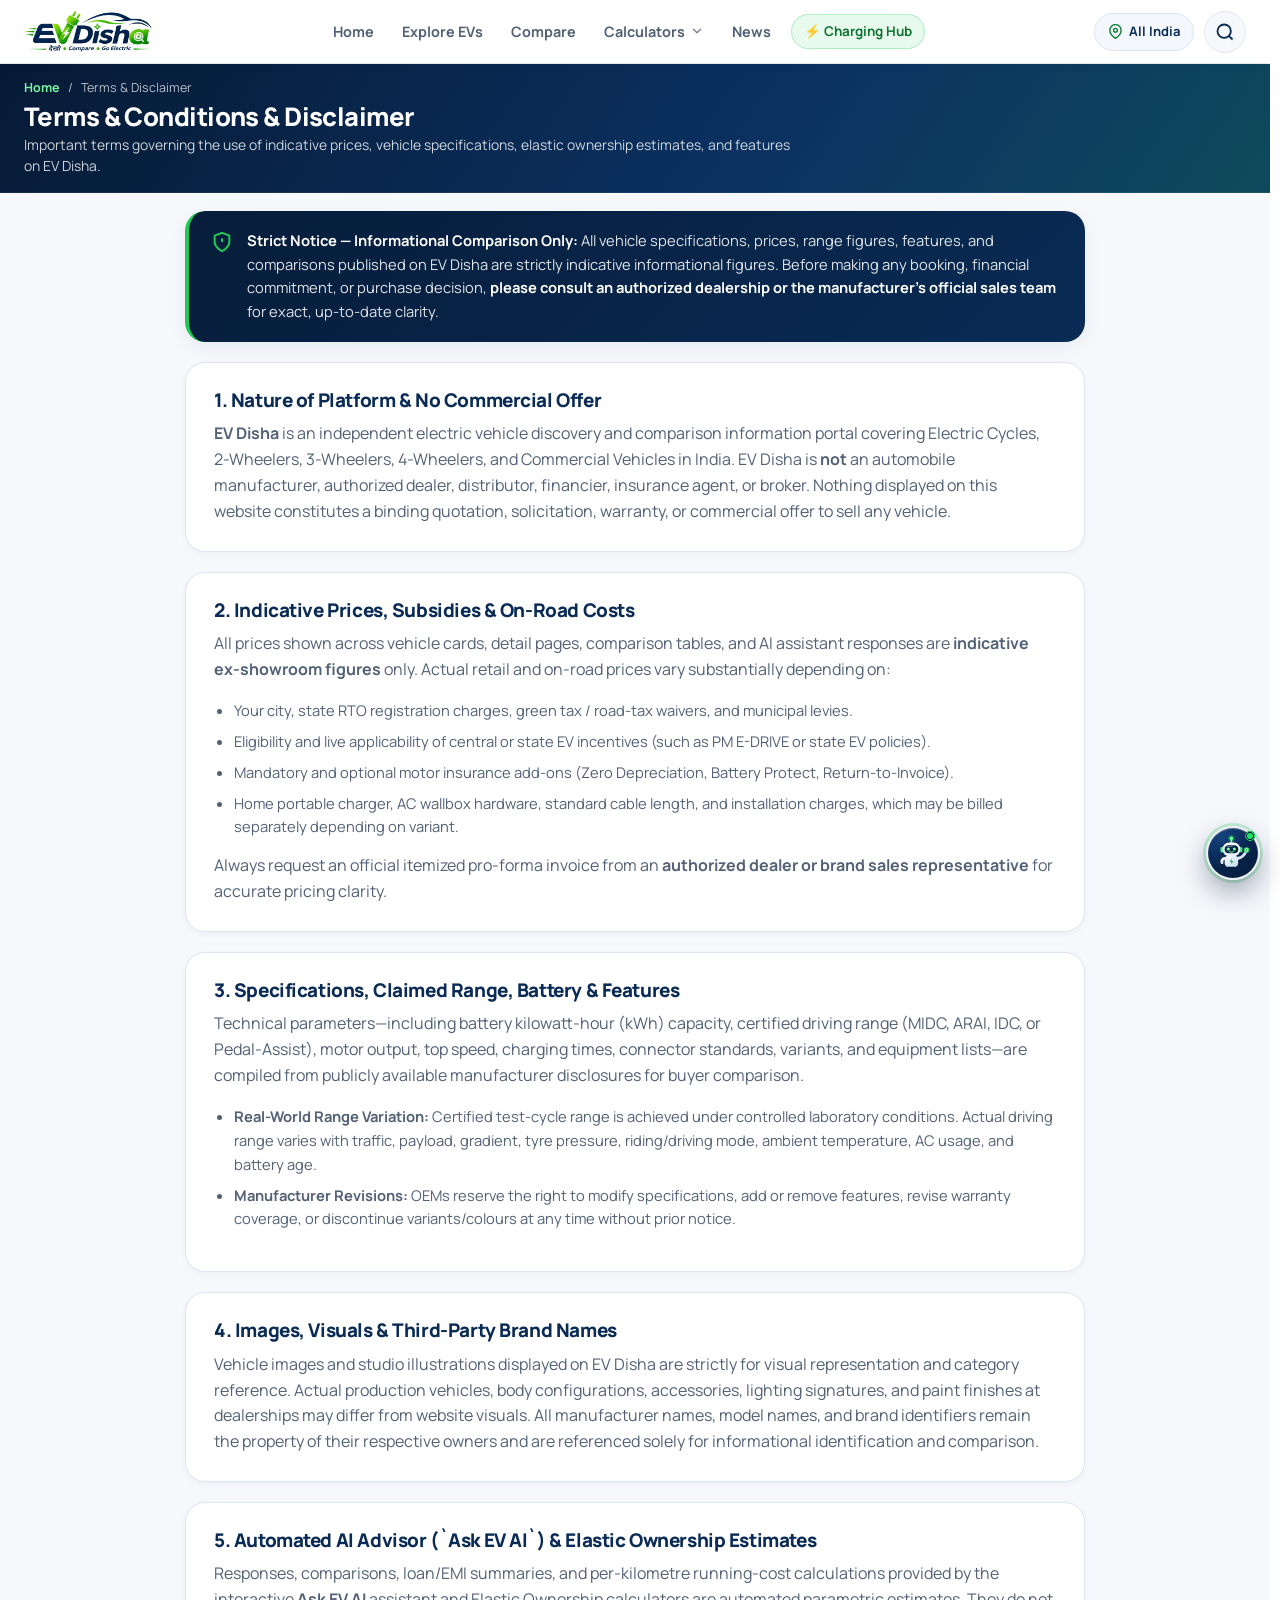
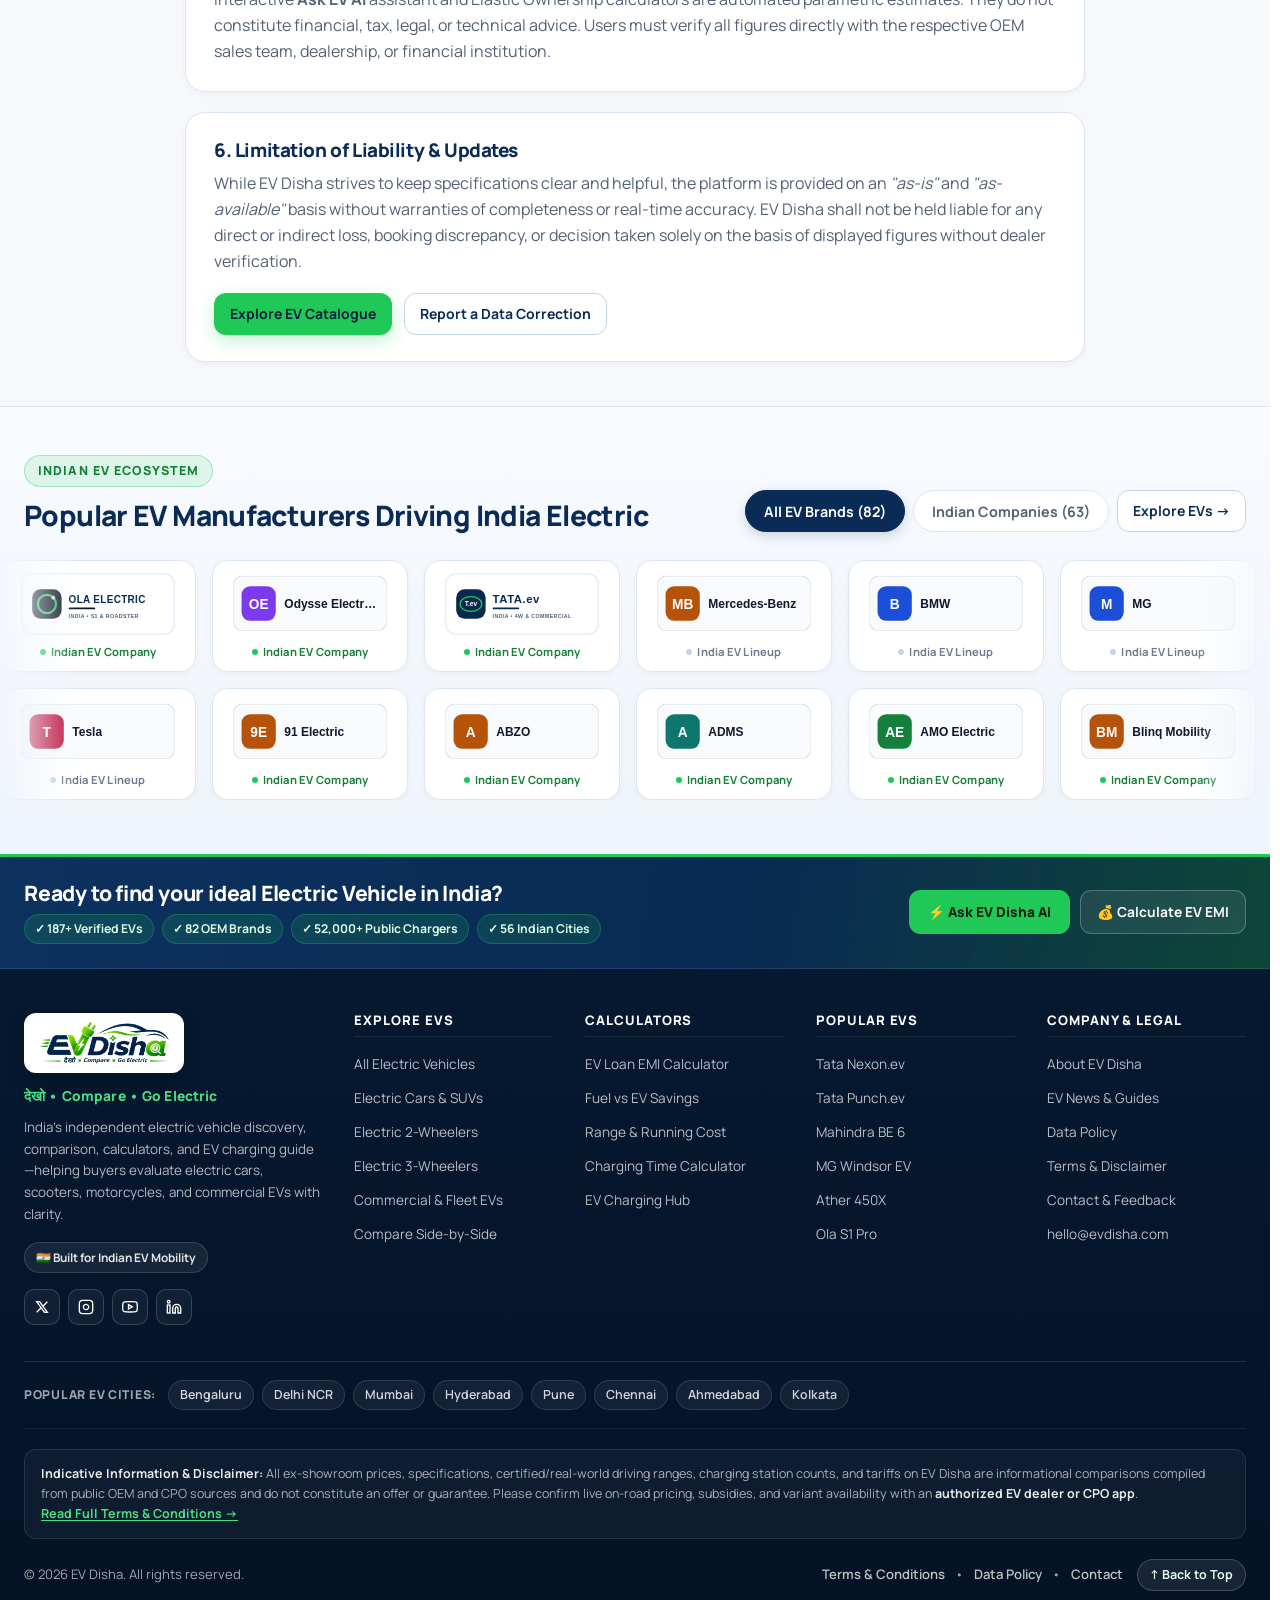
<file: terms.html>
<!DOCTYPE html>
<html lang="en-IN">

<head>
  <meta charset="UTF-8" />
  <meta name="viewport" content="width=device-width, initial-scale=1.0, viewport-fit=cover" />
  <meta name="theme-color" content="#092B55" />
  <title>Terms &amp; Conditions &amp; Dealer Verification Disclaimer | EV Disha</title>
  <meta name="description"
    content="Read EV Disha's strict Terms & Conditions and Disclaimer regarding indicative EV prices, specifications, features, and authorized dealership verification." />
  <link rel="canonical" href="https://evdisha.com/terms.html" />

  <meta property="og:site_name" content="EV Disha" />
  <meta property="og:type" content="website" />
  <meta property="og:title" content="Terms &amp; Conditions &amp; Disclaimer | EV Disha" />
  <meta property="og:description"
    content="Important terms regarding indicative EV specifications, prices, features, and authorized dealer verification." />
  <meta property="og:url" content="https://evdisha.com/terms.html" />
  <meta property="og:image" content="https://evdisha.com/assets/images/banners/hero-ev.webp" />

  <link rel="icon" type="image/png" href="assets/images/logo/favicon.png" />
  <link rel="preconnect" href="https://fonts.googleapis.com" />
  <link rel="preconnect" href="https://fonts.gstatic.com" crossorigin />
  <link href="https://fonts.googleapis.com/css2?family=Manrope:wght@400;500;600;700;800&display=swap"
    rel="stylesheet" />

  <link rel="stylesheet" href="assets/css/style.css?v=4.1" />
  <link rel="stylesheet" href="assets/css/responsive.css?v=4.1" />
  <link rel="stylesheet" href="assets/css/modern-ui.css?v=4.1" />
</head>

<body data-page="terms">
  <a href="#main-content" class="skip-link">Skip to main content</a>

  <!-- Header -->
  <header class="site-header">
    <div class="container header-inner">
      <a href="index.html" class="brand-logo" aria-label="EV Disha Home">
        <img src="assets/images/logo/ev-disha-logo.webp" alt="EV Disha – देखो • Compare • Go Electric" width="186" height="62" />
      </a>

            <nav class="primary-nav" id="primary-nav" aria-label="Main navigation">
        <a href="index.html" class="nav-link">Home</a>
        <a href="explore.html" class="nav-link">Explore EVs</a>
        <a href="compare.html" class="nav-link">
          <span>Compare</span>
          <span class="nav-compare-badge js-compare-count" hidden>0</span>
        </a>
        <div class="nav-dropdown" data-nav-dropdown="calculators">
          <button type="button" class="nav-link nav-dropdown-toggle" aria-haspopup="true" aria-expanded="false">
            <span>Calculators</span>
            <svg class="nav-dd-chevron" width="14" height="14" viewBox="0 0 24 24" fill="none" stroke="currentColor" stroke-width="2.5" stroke-linecap="round" stroke-linejoin="round" aria-hidden="true">
              <polyline points="6 9 12 15 18 9"></polyline>
            </svg>
          </button>
          <div class="nav-dropdown-menu" role="menu" aria-label="EV Calculators sub-menu">
            <a href="tools.html#emi-calculator" class="nav-dropdown-item" role="menuitem">
              <span class="nav-dd-icon" aria-hidden="true">💰</span>
              <span class="nav-dd-copy"><strong>EV Loan EMI Calculator</strong><small>Monthly EMI, green loan interest &amp; yearly schedule</small></span>
            </a>
            <a href="tools.html#fuel-savings" class="nav-dropdown-item" role="menuitem">
              <span class="nav-dd-icon" aria-hidden="true">⛽</span>
              <span class="nav-dd-copy"><strong>Fuel vs EV Savings</strong><small>Compare 1-yr &amp; 5-yr savings against petrol/diesel</small></span>
            </a>
            <a href="tools.html#range-estimator" class="nav-dropdown-item" role="menuitem">
              <span class="nav-dd-icon" aria-hidden="true">🔋</span>
              <span class="nav-dd-copy"><strong>Range &amp; Running Cost</strong><small>Real-world AC/highway range &amp; monthly charging spend</small></span>
            </a>
            <a href="charging.html#charging-calculator" class="nav-dropdown-item" role="menuitem">
              <span class="nav-dd-icon" aria-hidden="true">⚡</span>
              <span class="nav-dd-copy"><strong>Charging Time Calculator</strong><small>Home AC &amp; DC Fast Charge duration &amp; cost</small></span>
            </a>
            <div class="nav-dd-footer">
              <a href="tools.html" class="nav-dd-all" role="menuitem">Open All EV Calculators &rarr;</a>
            </div>
          </div>
        </div>
        <a href="news.html" class="nav-link">News</a>
        <a href="charging.html" class="nav-link nav-link-charging">⚡ Charging Hub</a>
      </nav>

      <div class="header-actions">
        <button type="button" class="icon-btn js-open-search" aria-label="Search electric vehicles, brands, or chargers" title="Search EVs (Ctrl+K)">
          <svg width="20" height="20" viewBox="0 0 24 24" fill="none" stroke="currentColor" stroke-width="2.2" aria-hidden="true">
            <circle cx="11" cy="11" r="8"></circle>
            <line x1="21" y1="21" x2="16.65" y2="16.65"></line>
          </svg>
        </button>
        <button type="button" class="icon-btn mobile-menu-toggle" id="mobile-menu-toggle" aria-label="Toggle navigation menu" aria-expanded="false" aria-controls="primary-nav">
          <svg width="22" height="22" viewBox="0 0 24 24" fill="none" stroke="currentColor" stroke-width="2.2" aria-hidden="true">
            <line x1="3" y1="6" x2="21" y2="6"></line>
            <line x1="3" y1="12" x2="21" y2="12"></line>
            <line x1="3" y1="18" x2="21" y2="18"></line>
          </svg>
        </button>
      </div>
    </div>
  </header>
  <div class="nav-backdrop" id="nav-backdrop"></div>

  <main id="main-content">
    <section class="page-hero">
      <div class="container">
        <nav class="breadcrumb" aria-label="Breadcrumb">
          <a href="index.html">Home</a>
          <span aria-hidden="true">/</span>
          <span>Terms &amp; Disclaimer</span>
        </nav>
        <h1>Terms &amp; Conditions &amp; Disclaimer</h1>
        <p>Important terms governing the use of indicative prices, vehicle specifications, elastic ownership estimates,
          and features on EV Disha.</p>
      </div>
    </section>

    <section class="section">
      <div class="container">
        <div class="tnc-document-wrap">
          <div class="tnc-highlight-box" role="note">
            <svg width="22" height="22" viewBox="0 0 24 24" fill="none" stroke="currentColor" stroke-width="2.2"
              aria-hidden="true">
              <path d="M12 22s8-4 8-10V5l-8-3-8 3v7c0 6 8 10 8 10z"></path>
              <line x1="12" y1="8" x2="12" y2="12"></line>
              <line x1="12" y1="16" x2="12.01" y2="16"></line>
            </svg>
            <div>
              <strong>Strict Notice — Informational Comparison Only:</strong> All vehicle specifications, prices, range
              figures, features, and comparisons published on EV Disha are strictly indicative informational figures.
              Before making any booking, financial commitment, or purchase decision, <strong>please consult an
                authorized dealership or the manufacturer's official sales team</strong> for exact, up-to-date clarity.
            </div>
          </div>

          <article class="tnc-clause-card">
            <h2>1. Nature of Platform &amp; No Commercial Offer</h2>
            <p>
              <strong>EV Disha</strong> is an independent electric vehicle discovery and comparison information portal
              covering Electric Cycles, 2-Wheelers, 3-Wheelers, 4-Wheelers, and Commercial Vehicles in India. EV Disha
              is <strong>not</strong> an automobile manufacturer, authorized dealer, distributor, financier, insurance
              agent, or broker. Nothing displayed on this website constitutes a binding quotation, solicitation,
              warranty, or commercial offer to sell any vehicle.
            </p>
          </article>

          <article class="tnc-clause-card">
            <h2>2. Indicative Prices, Subsidies &amp; On-Road Costs</h2>
            <p>
              All prices shown across vehicle cards, detail pages, comparison tables, and AI assistant responses are
              <strong>indicative ex-showroom figures</strong> only. Actual retail and on-road prices vary substantially
              depending on:
            </p>
            <ul class="tnc-bullet-list">
              <li>Your city, state RTO registration charges, green tax / road-tax waivers, and municipal levies.</li>
              <li>Eligibility and live applicability of central or state EV incentives (such as PM E-DRIVE or state EV
                policies).</li>
              <li>Mandatory and optional motor insurance add-ons (Zero Depreciation, Battery Protect,
                Return-to-Invoice).</li>
              <li>Home portable charger, AC wallbox hardware, standard cable length, and installation charges, which may
                be billed separately depending on variant.</li>
            </ul>
            <p>
              Always request an official itemized pro-forma invoice from an <strong>authorized dealer or brand sales
                representative</strong> for accurate pricing clarity.
            </p>
          </article>

          <article class="tnc-clause-card">
            <h2>3. Specifications, Claimed Range, Battery &amp; Features</h2>
            <p>
              Technical parameters—including battery kilowatt-hour (kWh) capacity, certified driving range (MIDC, ARAI,
              IDC, or Pedal-Assist), motor output, top speed, charging times, connector standards, variants, and
              equipment lists—are compiled from publicly available manufacturer disclosures for buyer comparison.
            </p>
            <ul class="tnc-bullet-list">
              <li><strong>Real-World Range Variation:</strong> Certified test-cycle range is achieved under controlled
                laboratory conditions. Actual driving range varies with traffic, payload, gradient, tyre pressure,
                riding/driving mode, ambient temperature, AC usage, and battery age.</li>
              <li><strong>Manufacturer Revisions:</strong> OEMs reserve the right to modify specifications, add or
                remove features, revise warranty coverage, or discontinue variants/colours at any time without prior
                notice.</li>
            </ul>
          </article>

          <article class="tnc-clause-card">
            <h2>4. Images, Visuals &amp; Third-Party Brand Names</h2>
            <p>
              Vehicle images and studio illustrations displayed on EV Disha are strictly for visual representation and
              category reference. Actual production vehicles, body configurations, accessories, lighting signatures, and
              paint finishes at dealerships may differ from website visuals. All manufacturer names, model names, and
              brand identifiers remain the property of their respective owners and are referenced solely for
              informational identification and comparison.
            </p>
          </article>

          <article class="tnc-clause-card">
            <h2>5. Automated AI Advisor (`Ask EV AI`) &amp; Elastic Ownership Estimates</h2>
            <p>
              Responses, comparisons, loan/EMI summaries, and per-kilometre running-cost calculations provided by the
              interactive <strong>Ask EV AI</strong> assistant and Elastic Ownership calculators are automated
              parametric estimates. They do not constitute financial, tax, legal, or technical advice. Users must verify
              all figures directly with the respective OEM sales team, dealership, or financial institution.
            </p>
          </article>

          <article class="tnc-clause-card">
            <h2>6. Limitation of Liability &amp; Updates</h2>
            <p>
              While EV Disha strives to keep specifications clear and helpful, the platform is provided on an
              <em>"as-is"</em> and <em>"as-available"</em> basis without warranties of completeness or real-time
              accuracy. EV Disha shall not be held liable for any direct or indirect loss, booking discrepancy, or
              decision taken solely on the basis of displayed figures without dealer verification.
            </p>
            <div style="margin-top:18px; display:flex; gap:12px; flex-wrap:wrap;">
              <a href="explore.html" class="btn btn-sm btn-primary">Explore EV Catalogue</a>
              <a href="contact.html" class="btn btn-sm btn-outline">Report a Data Correction</a>
            </div>
          </article>
        </div>
      </div>
    </section>
  </main>

  <!-- Footer -->
    <footer class="site-footer">
    <div class="footer-top-banner">
      <div class="container footer-top-banner-inner">
        <div class="footer-banner-copy">
          <h2>Ready to find your ideal Electric Vehicle in India?</h2>
          <div class="footer-trust-pills" aria-label="Platform highlights">
            <span class="footer-trust-pill">✓ 187+ Verified EVs</span>
            <span class="footer-trust-pill">✓ 82 OEM Brands</span>
            <span class="footer-trust-pill">✓ 52,000+ Public Chargers</span>
            <span class="footer-trust-pill">✓ 56 Indian Cities</span>
          </div>
        </div>
        <div class="footer-banner-actions">
          <button type="button" class="footer-banner-btn-ai js-open-ev-ai">⚡ Ask EV Disha AI</button>
          <a href="tools.html#emi-calculator" class="footer-banner-btn-emi">💰 Calculate EV EMI</a>
        </div>
      </div>
    </div>

    <div class="container">
      <div class="footer-grid">
        <div class="footer-col">
          <a href="index.html" class="footer-logo-plate" aria-label="EV Disha Home">
            <img src="assets/images/logo/ev-disha-logo.webp" alt="EV Disha – देखो • Compare • Go Electric" width="164" height="44" />
          </a>
          <div class="footer-tagline">देखो &bull; Compare &bull; Go Electric</div>
          <p class="footer-desc">
            India's independent electric vehicle discovery, comparison, calculators, and EV charging guide—helping buyers evaluate electric cars, scooters, motorcycles, and commercial EVs with clarity.
          </p>
          <div class="footer-india-badge">🇮🇳 Built for Indian EV Mobility</div>
          <div class="social-links" aria-label="Social media channels">
            <a href="contact.html#social-channels" class="social-link" aria-label="EV Disha on X (Twitter)" title="Official Social Channels">
              <svg width="16" height="16" viewBox="0 0 24 24" fill="none" stroke="currentColor" stroke-width="2" aria-hidden="true"><path d="M4 4l11.733 16h4.267l-11.733 -16z"></path><path d="M4 20l6.768 -6.768m2.46 -2.46l6.772 -6.772"></path></svg>
            </a>
            <a href="contact.html#social-channels" class="social-link" aria-label="EV Disha on Instagram" title="Official Social Channels">
              <svg width="16" height="16" viewBox="0 0 24 24" fill="none" stroke="currentColor" stroke-width="2" aria-hidden="true"><rect x="2" y="2" width="20" height="20" rx="5" ry="5"></rect><path d="M16 11.37A4 4 0 1 1 12.63 8 4 4 0 0 1 16 11.37z"></path><line x1="17.5" y1="6.5" x2="17.51" y2="6.5"></line></svg>
            </a>
            <a href="contact.html#social-channels" class="social-link" aria-label="EV Disha on YouTube" title="Official Social Channels">
              <svg width="16" height="16" viewBox="0 0 24 24" fill="none" stroke="currentColor" stroke-width="2" aria-hidden="true"><path d="M22.54 6.42a2.78 2.78 0 0 0-1.94-2C18.88 4 12 4 12 4s-6.88 0-8.6.46a2.78 2.78 0 0 0-1.94 2A29 29 0 0 0 1 11.75a29 29 0 0 0 .46 5.33A2.78 2.78 0 0 0 3.4 19c1.72.46 8.6.46 8.6.46s6.88 0 8.6-.46a2.78 2.78 0 0 0 1.94-2 29 29 0 0 0 .46-5.25 29 29 0 0 0-.46-5.33z"></path><polygon points="9.75 15.02 15.5 11.75 9.75 8.48 9.75 15.02"></polygon></svg>
            </a>
            <a href="contact.html#social-channels" class="social-link" aria-label="EV Disha on LinkedIn" title="Official Social Channels">
              <svg width="16" height="16" viewBox="0 0 24 24" fill="none" stroke="currentColor" stroke-width="2" aria-hidden="true"><path d="M16 8a6 6 0 0 1 6 6v7h-4v-7a2 2 0 0 0-2-2 2 2 0 0 0-2 2v7h-4v-7a6 6 0 0 1 6-6z"></path><rect x="2" y="9" width="4" height="12"></rect><circle cx="4" cy="4" r="2"></circle></svg>
            </a>
          </div>
        </div>

        <div class="footer-col">
          <h3>Explore EVs</h3>
          <ul class="footer-links">
            <li><a href="explore.html">All Electric Vehicles</a></li>
            <li><a href="explore.html?category=four-wheelers">Electric Cars &amp; SUVs</a></li>
            <li><a href="explore.html?category=two-wheelers">Electric 2-Wheelers</a></li>
            <li><a href="explore.html?category=three-wheelers">Electric 3-Wheelers</a></li>
            <li><a href="explore.html?category=commercial">Commercial &amp; Fleet EVs</a></li>
            <li><a href="compare.html">Compare Side-by-Side</a></li>
          </ul>
        </div>

        <div class="footer-col">
          <h3>Calculators</h3>
          <ul class="footer-links">
            <li><a href="tools.html#emi-calculator">EV Loan EMI Calculator</a></li>
            <li><a href="tools.html#fuel-savings">Fuel vs EV Savings</a></li>
            <li><a href="tools.html#range-estimator">Range &amp; Running Cost</a></li>
            <li><a href="charging.html#charging-calculator">Charging Time Calculator</a></li>
            <li><a href="charging.html">EV Charging Hub</a></li>
          </ul>
        </div>

        <div class="footer-col">
          <h3>Popular EVs</h3>
          <ul class="footer-links">
            <li><a href="vehicle-details.html?id=tata-nexon-ev">Tata Nexon.ev</a></li>
            <li><a href="vehicle-details.html?id=tata-punch-ev">Tata Punch.ev</a></li>
            <li><a href="vehicle-details.html?id=mahindra-be-6">Mahindra BE 6</a></li>
            <li><a href="vehicle-details.html?id=mg-windsor-ev">MG Windsor EV</a></li>
            <li><a href="vehicle-details.html?id=ather-450x">Ather 450X</a></li>
            <li><a href="vehicle-details.html?id=ola-s1-pro">Ola S1 Pro</a></li>
          </ul>
        </div>

        <div class="footer-col">
          <h3>Company &amp; Legal</h3>
          <ul class="footer-links">
            <li><a href="index.html#about-evdisha">About EV Disha</a></li>
            <li><a href="news.html">EV News &amp; Guides</a></li>
            <li><a href="index.html#data-methodology">Data Policy</a></li>
            <li><a href="terms.html">Terms &amp; Disclaimer</a></li>
            <li><a href="contact.html">Contact &amp; Feedback</a></li>
            <li><a href="mailto:hello@evdisha.com">hello@evdisha.com</a></li>
          </ul>
        </div>
      </div>

      <div class="footer-cities-bar" aria-label="Popular Indian EV Cities">
        <span class="footer-cities-label">Popular EV Cities:</span>
        <a href="charging.html?city=bengaluru" class="footer-city-pill">Bengaluru</a>
        <a href="charging.html?city=delhi" class="footer-city-pill">Delhi NCR</a>
        <a href="charging.html?city=mumbai" class="footer-city-pill">Mumbai</a>
        <a href="charging.html?city=hyderabad" class="footer-city-pill">Hyderabad</a>
        <a href="charging.html?city=pune" class="footer-city-pill">Pune</a>
        <a href="charging.html?city=chennai" class="footer-city-pill">Chennai</a>
        <a href="charging.html?city=ahmedabad" class="footer-city-pill">Ahmedabad</a>
        <a href="charging.html?city=kolkata" class="footer-city-pill">Kolkata</a>
      </div>

      <div class="footer-disclaimer-box" role="note">
        <strong>Indicative Information &amp; Disclaimer:</strong> All ex-showroom prices, specifications, certified/real-world driving ranges, charging station counts, and tariffs on EV Disha are informational comparisons compiled from public OEM and CPO sources and do not constitute an offer or guarantee. Please confirm live on-road pricing, subsidies, and variant availability with an <strong>authorized EV dealer or CPO app</strong>. <a href="terms.html">Read Full Terms &amp; Conditions &rarr;</a>
      </div>

      <div class="footer-bottom">
        <span>&copy; 2026 EV Disha. All rights reserved.</span>
        <div class="footer-bottom-right">
          <div class="footer-legal-links">
            <a href="terms.html">Terms &amp; Conditions</a>
            <span aria-hidden="true">&bull;</span>
            <a href="index.html#data-methodology">Data Policy</a>
            <span aria-hidden="true">&bull;</span>
            <a href="contact.html">Contact</a>
          </div>
          <button type="button" class="footer-back-top js-back-to-top" aria-label="Scroll back to top">&uarr; Back to Top</button>
        </div>
      </div>
    </div>
  </footer>

  <script src="assets/js/main.js?v=4.1" defer></script>
  <script src="assets/js/ai-agent.js?v=4.1" defer></script>
  <script src="assets/js/filters.js?v=4.1" defer></script>
</body>

</html>
</file>
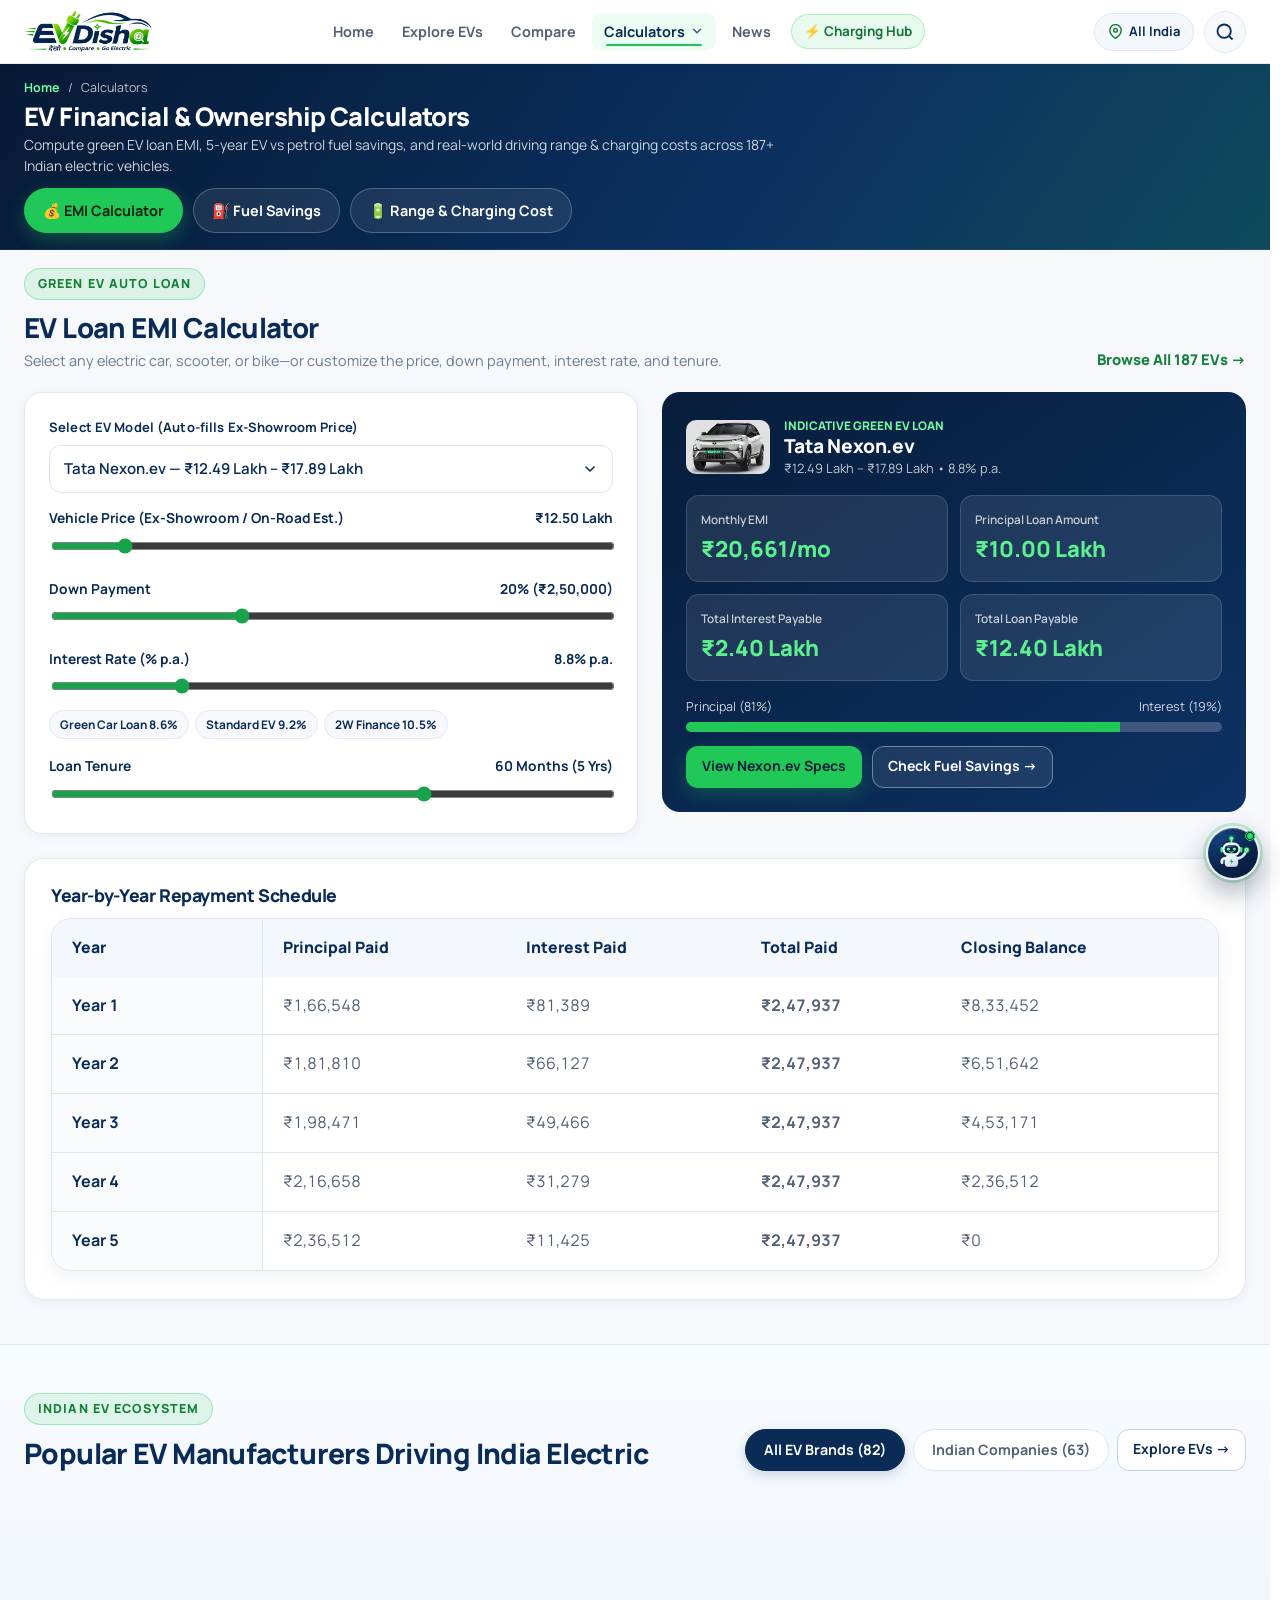
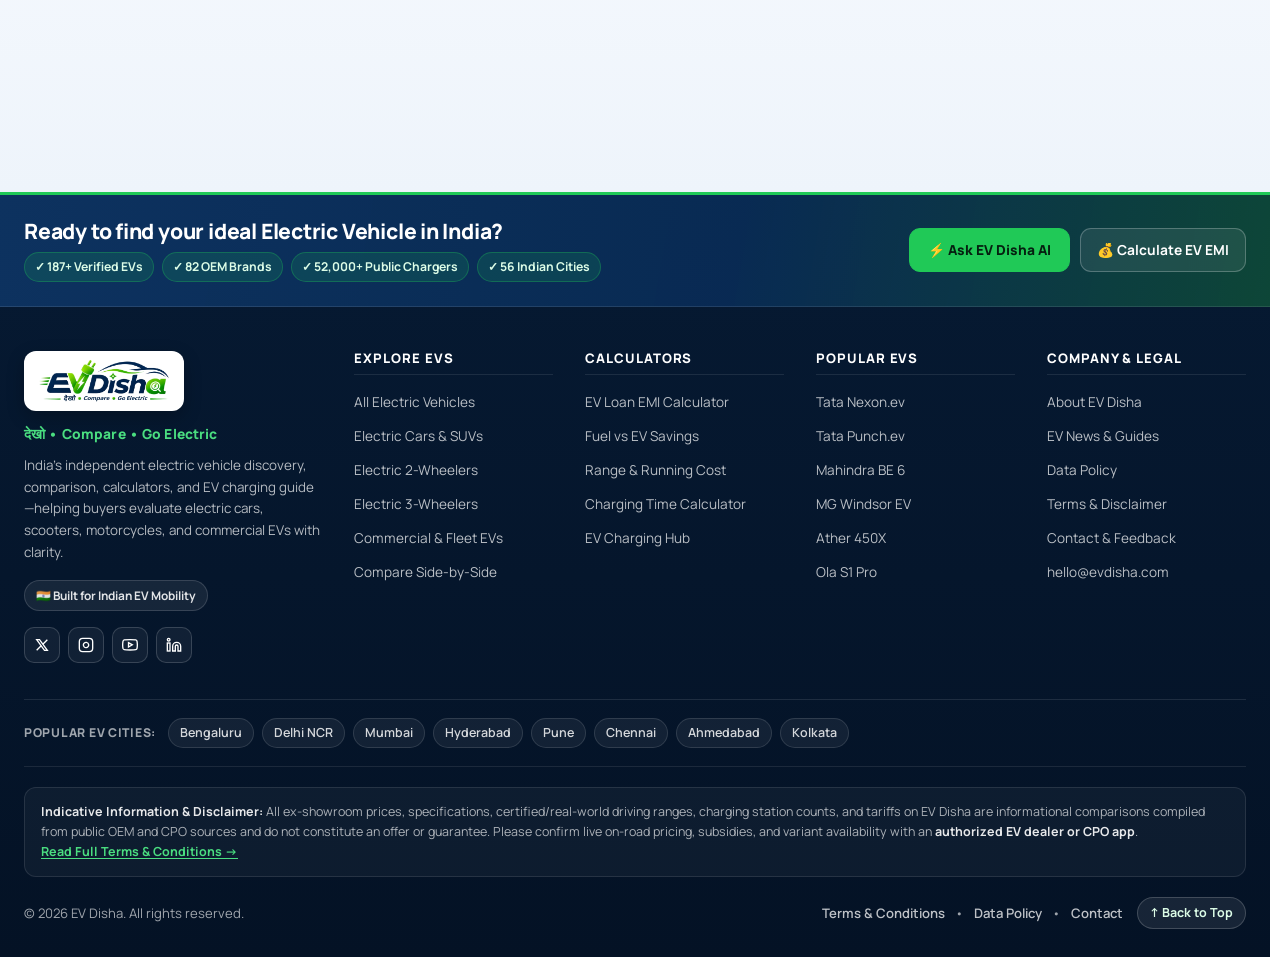
<file: tools.html>
<!DOCTYPE html>
<html lang="en-IN">
<head>
  <meta charset="UTF-8" />
  <meta name="viewport" content="width=device-width, initial-scale=1.0, viewport-fit=cover" />
  <meta name="theme-color" content="#092B55" />
  <title>EV Calculators – EMI Calculator, Fuel Savings &amp; Real-World Range Estimator | EV Disha</title>
  <meta name="description" content="Calculate your electric car, scooter, or bike green loan EMI, EV vs petrol fuel savings over 5 years, and real-world driving range &amp; charging costs in India on EV Disha." />
  <link rel="canonical" href="https://evdisha.com/tools.html" />

  <meta property="og:site_name" content="EV Disha" />
  <meta property="og:type" content="website" />
  <meta property="og:title" content="EV Tools – EMI Calculator, Fuel Savings &amp; Range Estimator | EV Disha" />
  <meta property="og:description" content="Free interactive Indian EV calculators for green auto loan EMI, EV vs petrol savings, and real-world range &amp; charging costs." />
  <meta property="og:url" content="https://evdisha.com/tools.html" />
  <meta property="og:image" content="https://evdisha.com/assets/images/banners/hero-ev.webp" />

  <link rel="icon" type="image/png" href="assets/images/logo/favicon.png" />
  <link rel="preconnect" href="https://fonts.googleapis.com" />
  <link rel="preconnect" href="https://fonts.gstatic.com" crossorigin />
  <link href="https://fonts.googleapis.com/css2?family=Manrope:wght@400;500;600;700;800&display=swap" rel="stylesheet" />

  <link rel="stylesheet" href="assets/css/style.css?v=4.1" />
  <link rel="stylesheet" href="assets/css/responsive.css?v=4.1" />
  <link rel="stylesheet" href="assets/css/modern-ui.css?v=4.1" />
</head>
<body data-page="tools">
  <a href="#main-content" class="skip-link">Skip to main content</a>

  <!-- Header -->
  <header class="site-header">
    <div class="container header-inner">
      <a href="index.html" class="brand-logo" aria-label="EV Disha Home">
        <img src="assets/images/logo/ev-disha-logo.webp" alt="EV Disha – देखो • Compare • Go Electric" width="186" height="62" />
      </a>

            <nav class="primary-nav" id="primary-nav" aria-label="Main navigation">
        <a href="index.html" class="nav-link">Home</a>
        <a href="explore.html" class="nav-link">Explore EVs</a>
        <a href="compare.html" class="nav-link">
          <span>Compare</span>
          <span class="nav-compare-badge js-compare-count" hidden>0</span>
        </a>
        <div class="nav-dropdown is-active-parent" data-nav-dropdown="calculators">
          <button type="button" class="nav-link nav-dropdown-toggle active" aria-haspopup="true" aria-expanded="false" aria-current="page">
            <span>Calculators</span>
            <svg class="nav-dd-chevron" width="14" height="14" viewBox="0 0 24 24" fill="none" stroke="currentColor" stroke-width="2.5" stroke-linecap="round" stroke-linejoin="round" aria-hidden="true">
              <polyline points="6 9 12 15 18 9"></polyline>
            </svg>
          </button>
          <div class="nav-dropdown-menu" role="menu" aria-label="EV Calculators sub-menu">
            <a href="tools.html#emi-calculator" class="nav-dropdown-item" role="menuitem">
              <span class="nav-dd-icon" aria-hidden="true">💰</span>
              <span class="nav-dd-copy"><strong>EV Loan EMI Calculator</strong><small>Monthly EMI, green loan interest &amp; yearly schedule</small></span>
            </a>
            <a href="tools.html#fuel-savings" class="nav-dropdown-item" role="menuitem">
              <span class="nav-dd-icon" aria-hidden="true">⛽</span>
              <span class="nav-dd-copy"><strong>Fuel vs EV Savings</strong><small>Compare 1-yr &amp; 5-yr savings against petrol/diesel</small></span>
            </a>
            <a href="tools.html#range-estimator" class="nav-dropdown-item" role="menuitem">
              <span class="nav-dd-icon" aria-hidden="true">🔋</span>
              <span class="nav-dd-copy"><strong>Range &amp; Running Cost</strong><small>Real-world AC/highway range &amp; monthly charging spend</small></span>
            </a>
            <a href="charging.html#charging-calculator" class="nav-dropdown-item" role="menuitem">
              <span class="nav-dd-icon" aria-hidden="true">⚡</span>
              <span class="nav-dd-copy"><strong>Charging Time Calculator</strong><small>Home AC &amp; DC Fast Charge duration &amp; cost</small></span>
            </a>
            <div class="nav-dd-footer">
              <a href="tools.html" class="nav-dd-all" role="menuitem">Open All EV Calculators &rarr;</a>
            </div>
          </div>
        </div>
        <a href="news.html" class="nav-link">News</a>
        <a href="charging.html" class="nav-link nav-link-charging">⚡ Charging Hub</a>
      </nav>

      <div class="header-actions">
        <button type="button" class="icon-btn js-open-search" aria-label="Search electric vehicles, brands, or chargers" title="Search EVs (Ctrl+K)">
          <svg width="20" height="20" viewBox="0 0 24 24" fill="none" stroke="currentColor" stroke-width="2.2" aria-hidden="true">
            <circle cx="11" cy="11" r="8"></circle>
            <line x1="21" y1="21" x2="16.65" y2="16.65"></line>
          </svg>
        </button>
        <button type="button" class="icon-btn mobile-menu-toggle" id="mobile-menu-toggle" aria-label="Toggle navigation menu" aria-expanded="false" aria-controls="primary-nav">
          <svg width="22" height="22" viewBox="0 0 24 24" fill="none" stroke="currentColor" stroke-width="2.2" aria-hidden="true">
            <line x1="3" y1="6" x2="21" y2="6"></line>
            <line x1="3" y1="12" x2="21" y2="12"></line>
            <line x1="3" y1="18" x2="21" y2="18"></line>
          </svg>
        </button>
      </div>
    </div>
  </header>
  <div class="nav-backdrop" id="nav-backdrop"></div>

  <main id="main-content">
    <!-- Unified Modern Page Hero -->
    <section class="page-hero" aria-labelledby="tools-heading">
      <div class="container">
        <nav class="breadcrumb" aria-label="Breadcrumb">
          <a href="index.html">Home</a>
          <span aria-hidden="true">/</span>
          <span>Calculators</span>
        </nav>
        <h1 id="tools-heading">EV Financial &amp; Ownership Calculators</h1>
        <p>Compute green EV loan EMI, 5-year EV vs petrol fuel savings, and real-world driving range &amp; charging costs across 187+ Indian electric vehicles.</p>

        <div class="tools-hero-tabs" id="tools-nav-tabs" role="tablist" aria-label="Select EV Calculator Tool">
          <button type="button" class="tools-hero-tab is-active" data-tool-tab="emi-calculator" role="tab" aria-selected="true">💰 EMI Calculator</button>
          <button type="button" class="tools-hero-tab" data-tool-tab="fuel-savings" role="tab" aria-selected="false">⛽ Fuel Savings</button>
          <button type="button" class="tools-hero-tab" data-tool-tab="range-estimator" role="tab" aria-selected="false">🔋 Range &amp; Charging Cost</button>
        </div>
      </div>
    </section>

    <!-- Tool 1: EV Green Loan EMI Calculator -->
    <section class="section tool-panel-section" id="emi-calculator" data-tool-panel="emi-calculator" aria-labelledby="emi-calc-heading">
      <div class="container">
        <div class="cd-shelf-head" style="margin-bottom:20px;">
          <div>
            <span class="eyebrow">Green EV Auto Loan</span>
            <h2 id="emi-calc-heading">EV Loan EMI Calculator</h2>
            <p>Select any electric car, scooter, or bike—or customize the price, down payment, interest rate, and tenure.</p>
          </div>
          <a href="explore.html" class="cd-view-all-link">Browse All 187 EVs &rarr;</a>
        </div>

        <div class="chg-calc-grid">
          <div class="chg-calc-panel">
            <div class="form-field" style="margin-bottom:14px;">
              <label for="emi-ev-select" class="form-label">Select EV Model (Auto-fills Ex-Showroom Price)</label>
              <select id="emi-ev-select" class="form-control"></select>
            </div>

            <div class="tool-slider-group">
              <div class="tool-slider-head">
                <label for="emi-price-slider">Vehicle Price (Ex-Showroom / On-Road Est.)</label>
                <strong id="emi-price-val">₹12.49 Lakh</strong>
              </div>
              <input type="range" id="emi-price-slider" min="50000" max="10000000" step="10000" value="1249000" />
            </div>

            <div class="tool-slider-group">
              <div class="tool-slider-head">
                <label for="emi-down-slider">Down Payment</label>
                <strong id="emi-down-val">20% (₹2,49,800)</strong>
              </div>
              <input type="range" id="emi-down-slider" min="0" max="60" step="5" value="20" />
            </div>

            <div class="tool-slider-group">
              <div class="tool-slider-head">
                <label for="emi-rate-slider">Interest Rate (% p.a.)</label>
                <strong id="emi-rate-val">8.8% p.a.</strong>
              </div>
              <input type="range" id="emi-rate-slider" min="7.0" max="15.0" step="0.1" value="8.8" />
              <div class="tool-preset-row">
                <button type="button" class="tool-preset-btn" data-emi-rate="8.6">Green Car Loan 8.6%</button>
                <button type="button" class="tool-preset-btn" data-emi-rate="9.2">Standard EV 9.2%</button>
                <button type="button" class="tool-preset-btn" data-emi-rate="10.5">2W Finance 10.5%</button>
              </div>
            </div>

            <div class="tool-slider-group" style="margin-bottom:0;">
              <div class="tool-slider-head">
                <label for="emi-tenure-slider">Loan Tenure</label>
                <strong id="emi-tenure-val">60 Months (5 Yrs)</strong>
              </div>
              <input type="range" id="emi-tenure-slider" min="12" max="84" step="6" value="60" />
            </div>
          </div>

          <div class="chg-calc-results" id="emi-results-box" aria-live="polite"></div>
        </div>

        <div class="cd-shelf-box" style="margin-top:24px;">
          <h3 style="font-size:1.1rem; margin-bottom:12px;">Year-by-Year Repayment Schedule</h3>
          <div class="compare-table-wrapper">
            <table class="compare-table" id="emi-schedule-table" aria-label="Annual EV loan repayment breakdown">
              <thead>
                <tr>
                  <th scope="col">Year</th>
                  <th scope="col">Principal Paid</th>
                  <th scope="col">Interest Paid</th>
                  <th scope="col">Total Paid</th>
                  <th scope="col">Closing Balance</th>
                </tr>
              </thead>
              <tbody id="emi-schedule-body"></tbody>
            </table>
          </div>
        </div>
      </div>
    </section>

    <!-- Tool 2: EV vs Petrol/Diesel Fuel Savings Calculator -->
    <section class="section tool-panel-section" id="fuel-savings" data-tool-panel="fuel-savings" hidden aria-labelledby="fuel-calc-heading">
      <div class="container">
        <div class="cd-shelf-head" style="margin-bottom:20px;">
          <div>
            <span class="eyebrow">Cost of Ownership</span>
            <h2 id="fuel-calc-heading">EV vs Petrol / Diesel Fuel Savings Calculator</h2>
            <p>Compare daily home charging costs against petrol or diesel expenses over 1 year and 5 years.</p>
          </div>
          <a href="charging.html" class="cd-view-all-link">Check City Tariffs &amp; Chargers &rarr;</a>
        </div>

        <div class="chg-calc-grid">
          <div class="chg-calc-panel">
            <div class="form-field" style="margin-bottom:14px;">
              <label for="fuel-ev-select" class="form-label">Select EV Model</label>
              <select id="fuel-ev-select" class="form-control"></select>
            </div>

            <div class="tool-slider-group">
              <div class="tool-slider-head">
                <label for="fuel-daily-km">Daily Driving / Riding Distance</label>
                <strong id="fuel-daily-km-val">45 km / day</strong>
              </div>
              <input type="range" id="fuel-daily-km" min="10" max="200" step="5" value="45" />
            </div>

            <div class="tool-slider-group">
              <div class="tool-slider-head">
                <label for="fuel-tariff">Home Electricity Tariff (₹/kWh)</label>
                <strong id="fuel-tariff-val">₹7.5 / kWh</strong>
              </div>
              <input type="range" id="fuel-tariff" min="3.0" max="14.0" step="0.5" value="7.5" />
              <div class="tool-preset-row">
                <button type="button" class="tool-preset-btn" data-fuel-tariff="5.5">Delhi ₹5.5</button>
                <button type="button" class="tool-preset-btn" data-fuel-tariff="7.0">Bengaluru ₹7.0</button>
                <button type="button" class="tool-preset-btn" data-fuel-tariff="8.5">Mumbai ₹8.5</button>
              </div>
            </div>

            <div class="tool-slider-group">
              <div class="tool-slider-head">
                <label for="fuel-petrol-price">Petrol / Diesel Price (₹/Litre)</label>
                <strong id="fuel-petrol-val">₹103 / L</strong>
              </div>
              <input type="range" id="fuel-petrol-price" min="85" max="120" step="1" value="103" />
            </div>

            <div class="tool-slider-group" style="margin-bottom:0;">
              <div class="tool-slider-head">
                <label for="fuel-ice-mileage">Comparable Petrol Vehicle Mileage</label>
                <strong id="fuel-ice-mileage-val">16 km / L</strong>
              </div>
              <input type="range" id="fuel-ice-mileage" min="8" max="65" step="1" value="16" />
            </div>
          </div>

          <div class="chg-calc-results" id="fuel-results-box" aria-live="polite"></div>
        </div>
      </div>
    </section>

    <!-- Tool 3: Real-World Range & Charging Cost Estimator -->
    <section class="section tool-panel-section" id="range-estimator" data-tool-panel="range-estimator" hidden aria-labelledby="range-calc-heading">
      <div class="container">
        <div class="cd-shelf-head" style="margin-bottom:20px;">
          <div>
            <span class="eyebrow">Real-World Conditions</span>
            <h2 id="range-calc-heading">Real-World Range &amp; Monthly Charging Estimator</h2>
            <p>Simulate Indian summer AC load, Eco/City/Highway driving styles, and Home AC vs Public DC charging mix.</p>
          </div>
          <a href="charging.html#charging-calculator" class="cd-view-all-link">Charging Time Calculator &rarr;</a>
        </div>

        <div class="chg-calc-grid">
          <div class="chg-calc-panel">
            <div class="form-field" style="margin-bottom:14px;">
              <label for="rng-ev-select" class="form-label">Select EV Model</label>
              <select id="rng-ev-select" class="form-control"></select>
            </div>

            <div class="form-field" style="margin-bottom:14px;">
              <label for="rng-drive-mode" class="form-label">Primary Driving Environment</label>
              <select id="rng-drive-mode" class="form-control">
                <option value="eco">Eco / Gentle City Commute (Max Regen)</option>
                <option value="city" selected>Normal Urban Traffic (Balanced)</option>
                <option value="highway">Expressway / Highway Cruise (80–100 km/h)</option>
              </select>
            </div>

            <div class="form-field" style="margin-bottom:14px;">
              <label for="rng-ac-load" class="form-label">AC / Climate Control Usage</label>
              <select id="rng-ac-load" class="form-control">
                <option value="off">No AC / Mild Weather (2W or Windows)</option>
                <option value="normal" selected>Normal AC (23–25°C Cabin)</option>
                <option value="heavy">Peak Indian Summer (42°C+ Max AC)</option>
              </select>
            </div>

            <div class="form-field" style="margin-bottom:14px;">
              <label for="rng-charge-mix" class="form-label">Monthly Charging Mix</label>
              <select id="rng-charge-mix" class="form-control">
                <option value="home" selected>100% Home AC Charging (~₹7.5/kWh)</option>
                <option value="mixed">75% Home AC + 25% Highway DC (~₹10.9/kWh)</option>
                <option value="public">100% Public DC Fast Charging (~₹21/kWh)</option>
              </select>
            </div>

            <div class="tool-slider-group" style="margin-bottom:0;">
              <div class="tool-slider-head">
                <label for="rng-monthly-km">Monthly Distance Driven</label>
                <strong id="rng-monthly-km-val">1,200 km / month</strong>
              </div>
              <input type="range" id="rng-monthly-km" min="200" max="4000" step="100" value="1200" />
            </div>
          </div>

          <div class="chg-calc-results" id="rng-results-box" aria-live="polite"></div>
        </div>
      </div>
    </section>
  </main>

  <!-- Footer -->
    <footer class="site-footer">
    <div class="footer-top-banner">
      <div class="container footer-top-banner-inner">
        <div class="footer-banner-copy">
          <h2>Ready to find your ideal Electric Vehicle in India?</h2>
          <div class="footer-trust-pills" aria-label="Platform highlights">
            <span class="footer-trust-pill">✓ 187+ Verified EVs</span>
            <span class="footer-trust-pill">✓ 82 OEM Brands</span>
            <span class="footer-trust-pill">✓ 52,000+ Public Chargers</span>
            <span class="footer-trust-pill">✓ 56 Indian Cities</span>
          </div>
        </div>
        <div class="footer-banner-actions">
          <button type="button" class="footer-banner-btn-ai js-open-ev-ai">⚡ Ask EV Disha AI</button>
          <a href="tools.html#emi-calculator" class="footer-banner-btn-emi">💰 Calculate EV EMI</a>
        </div>
      </div>
    </div>

    <div class="container">
      <div class="footer-grid">
        <div class="footer-col">
          <a href="index.html" class="footer-logo-plate" aria-label="EV Disha Home">
            <img src="assets/images/logo/ev-disha-logo.webp" alt="EV Disha – देखो • Compare • Go Electric" width="164" height="44" />
          </a>
          <div class="footer-tagline">देखो &bull; Compare &bull; Go Electric</div>
          <p class="footer-desc">
            India's independent electric vehicle discovery, comparison, calculators, and EV charging guide—helping buyers evaluate electric cars, scooters, motorcycles, and commercial EVs with clarity.
          </p>
          <div class="footer-india-badge">🇮🇳 Built for Indian EV Mobility</div>
          <div class="social-links" aria-label="Social media channels">
            <a href="contact.html#social-channels" class="social-link" aria-label="EV Disha on X (Twitter)" title="Official Social Channels">
              <svg width="16" height="16" viewBox="0 0 24 24" fill="none" stroke="currentColor" stroke-width="2" aria-hidden="true"><path d="M4 4l11.733 16h4.267l-11.733 -16z"></path><path d="M4 20l6.768 -6.768m2.46 -2.46l6.772 -6.772"></path></svg>
            </a>
            <a href="contact.html#social-channels" class="social-link" aria-label="EV Disha on Instagram" title="Official Social Channels">
              <svg width="16" height="16" viewBox="0 0 24 24" fill="none" stroke="currentColor" stroke-width="2" aria-hidden="true"><rect x="2" y="2" width="20" height="20" rx="5" ry="5"></rect><path d="M16 11.37A4 4 0 1 1 12.63 8 4 4 0 0 1 16 11.37z"></path><line x1="17.5" y1="6.5" x2="17.51" y2="6.5"></line></svg>
            </a>
            <a href="contact.html#social-channels" class="social-link" aria-label="EV Disha on YouTube" title="Official Social Channels">
              <svg width="16" height="16" viewBox="0 0 24 24" fill="none" stroke="currentColor" stroke-width="2" aria-hidden="true"><path d="M22.54 6.42a2.78 2.78 0 0 0-1.94-2C18.88 4 12 4 12 4s-6.88 0-8.6.46a2.78 2.78 0 0 0-1.94 2A29 29 0 0 0 1 11.75a29 29 0 0 0 .46 5.33A2.78 2.78 0 0 0 3.4 19c1.72.46 8.6.46 8.6.46s6.88 0 8.6-.46a2.78 2.78 0 0 0 1.94-2 29 29 0 0 0 .46-5.25 29 29 0 0 0-.46-5.33z"></path><polygon points="9.75 15.02 15.5 11.75 9.75 8.48 9.75 15.02"></polygon></svg>
            </a>
            <a href="contact.html#social-channels" class="social-link" aria-label="EV Disha on LinkedIn" title="Official Social Channels">
              <svg width="16" height="16" viewBox="0 0 24 24" fill="none" stroke="currentColor" stroke-width="2" aria-hidden="true"><path d="M16 8a6 6 0 0 1 6 6v7h-4v-7a2 2 0 0 0-2-2 2 2 0 0 0-2 2v7h-4v-7a6 6 0 0 1 6-6z"></path><rect x="2" y="9" width="4" height="12"></rect><circle cx="4" cy="4" r="2"></circle></svg>
            </a>
          </div>
        </div>

        <div class="footer-col">
          <h3>Explore EVs</h3>
          <ul class="footer-links">
            <li><a href="explore.html">All Electric Vehicles</a></li>
            <li><a href="explore.html?category=four-wheelers">Electric Cars &amp; SUVs</a></li>
            <li><a href="explore.html?category=two-wheelers">Electric 2-Wheelers</a></li>
            <li><a href="explore.html?category=three-wheelers">Electric 3-Wheelers</a></li>
            <li><a href="explore.html?category=commercial">Commercial &amp; Fleet EVs</a></li>
            <li><a href="compare.html">Compare Side-by-Side</a></li>
          </ul>
        </div>

        <div class="footer-col">
          <h3>Calculators</h3>
          <ul class="footer-links">
            <li><a href="tools.html#emi-calculator">EV Loan EMI Calculator</a></li>
            <li><a href="tools.html#fuel-savings">Fuel vs EV Savings</a></li>
            <li><a href="tools.html#range-estimator">Range &amp; Running Cost</a></li>
            <li><a href="charging.html#charging-calculator">Charging Time Calculator</a></li>
            <li><a href="charging.html">EV Charging Hub</a></li>
          </ul>
        </div>

        <div class="footer-col">
          <h3>Popular EVs</h3>
          <ul class="footer-links">
            <li><a href="vehicle-details.html?id=tata-nexon-ev">Tata Nexon.ev</a></li>
            <li><a href="vehicle-details.html?id=tata-punch-ev">Tata Punch.ev</a></li>
            <li><a href="vehicle-details.html?id=mahindra-be-6">Mahindra BE 6</a></li>
            <li><a href="vehicle-details.html?id=mg-windsor-ev">MG Windsor EV</a></li>
            <li><a href="vehicle-details.html?id=ather-450x">Ather 450X</a></li>
            <li><a href="vehicle-details.html?id=ola-s1-pro">Ola S1 Pro</a></li>
          </ul>
        </div>

        <div class="footer-col">
          <h3>Company &amp; Legal</h3>
          <ul class="footer-links">
            <li><a href="index.html#about-evdisha">About EV Disha</a></li>
            <li><a href="news.html">EV News &amp; Guides</a></li>
            <li><a href="index.html#data-methodology">Data Policy</a></li>
            <li><a href="terms.html">Terms &amp; Disclaimer</a></li>
            <li><a href="contact.html">Contact &amp; Feedback</a></li>
            <li><a href="mailto:hello@evdisha.com">hello@evdisha.com</a></li>
          </ul>
        </div>
      </div>

      <div class="footer-cities-bar" aria-label="Popular Indian EV Cities">
        <span class="footer-cities-label">Popular EV Cities:</span>
        <a href="charging.html?city=bengaluru" class="footer-city-pill">Bengaluru</a>
        <a href="charging.html?city=delhi" class="footer-city-pill">Delhi NCR</a>
        <a href="charging.html?city=mumbai" class="footer-city-pill">Mumbai</a>
        <a href="charging.html?city=hyderabad" class="footer-city-pill">Hyderabad</a>
        <a href="charging.html?city=pune" class="footer-city-pill">Pune</a>
        <a href="charging.html?city=chennai" class="footer-city-pill">Chennai</a>
        <a href="charging.html?city=ahmedabad" class="footer-city-pill">Ahmedabad</a>
        <a href="charging.html?city=kolkata" class="footer-city-pill">Kolkata</a>
      </div>

      <div class="footer-disclaimer-box" role="note">
        <strong>Indicative Information &amp; Disclaimer:</strong> All ex-showroom prices, specifications, certified/real-world driving ranges, charging station counts, and tariffs on EV Disha are informational comparisons compiled from public OEM and CPO sources and do not constitute an offer or guarantee. Please confirm live on-road pricing, subsidies, and variant availability with an <strong>authorized EV dealer or CPO app</strong>. <a href="terms.html">Read Full Terms &amp; Conditions &rarr;</a>
      </div>

      <div class="footer-bottom">
        <span>&copy; 2026 EV Disha. All rights reserved.</span>
        <div class="footer-bottom-right">
          <div class="footer-legal-links">
            <a href="terms.html">Terms &amp; Conditions</a>
            <span aria-hidden="true">&bull;</span>
            <a href="index.html#data-methodology">Data Policy</a>
            <span aria-hidden="true">&bull;</span>
            <a href="contact.html">Contact</a>
          </div>
          <button type="button" class="footer-back-top js-back-to-top" aria-label="Scroll back to top">&uarr; Back to Top</button>
        </div>
      </div>
    </div>
  </footer>

  <script src="assets/js/main.js?v=4.1" defer></script>
  <script src="assets/js/ai-agent.js?v=4.1" defer></script>
  <script src="assets/js/filters.js?v=4.1" defer></script>
  <script src="assets/js/tools.js?v=4.1" defer></script>
</body>
</html>
</file>
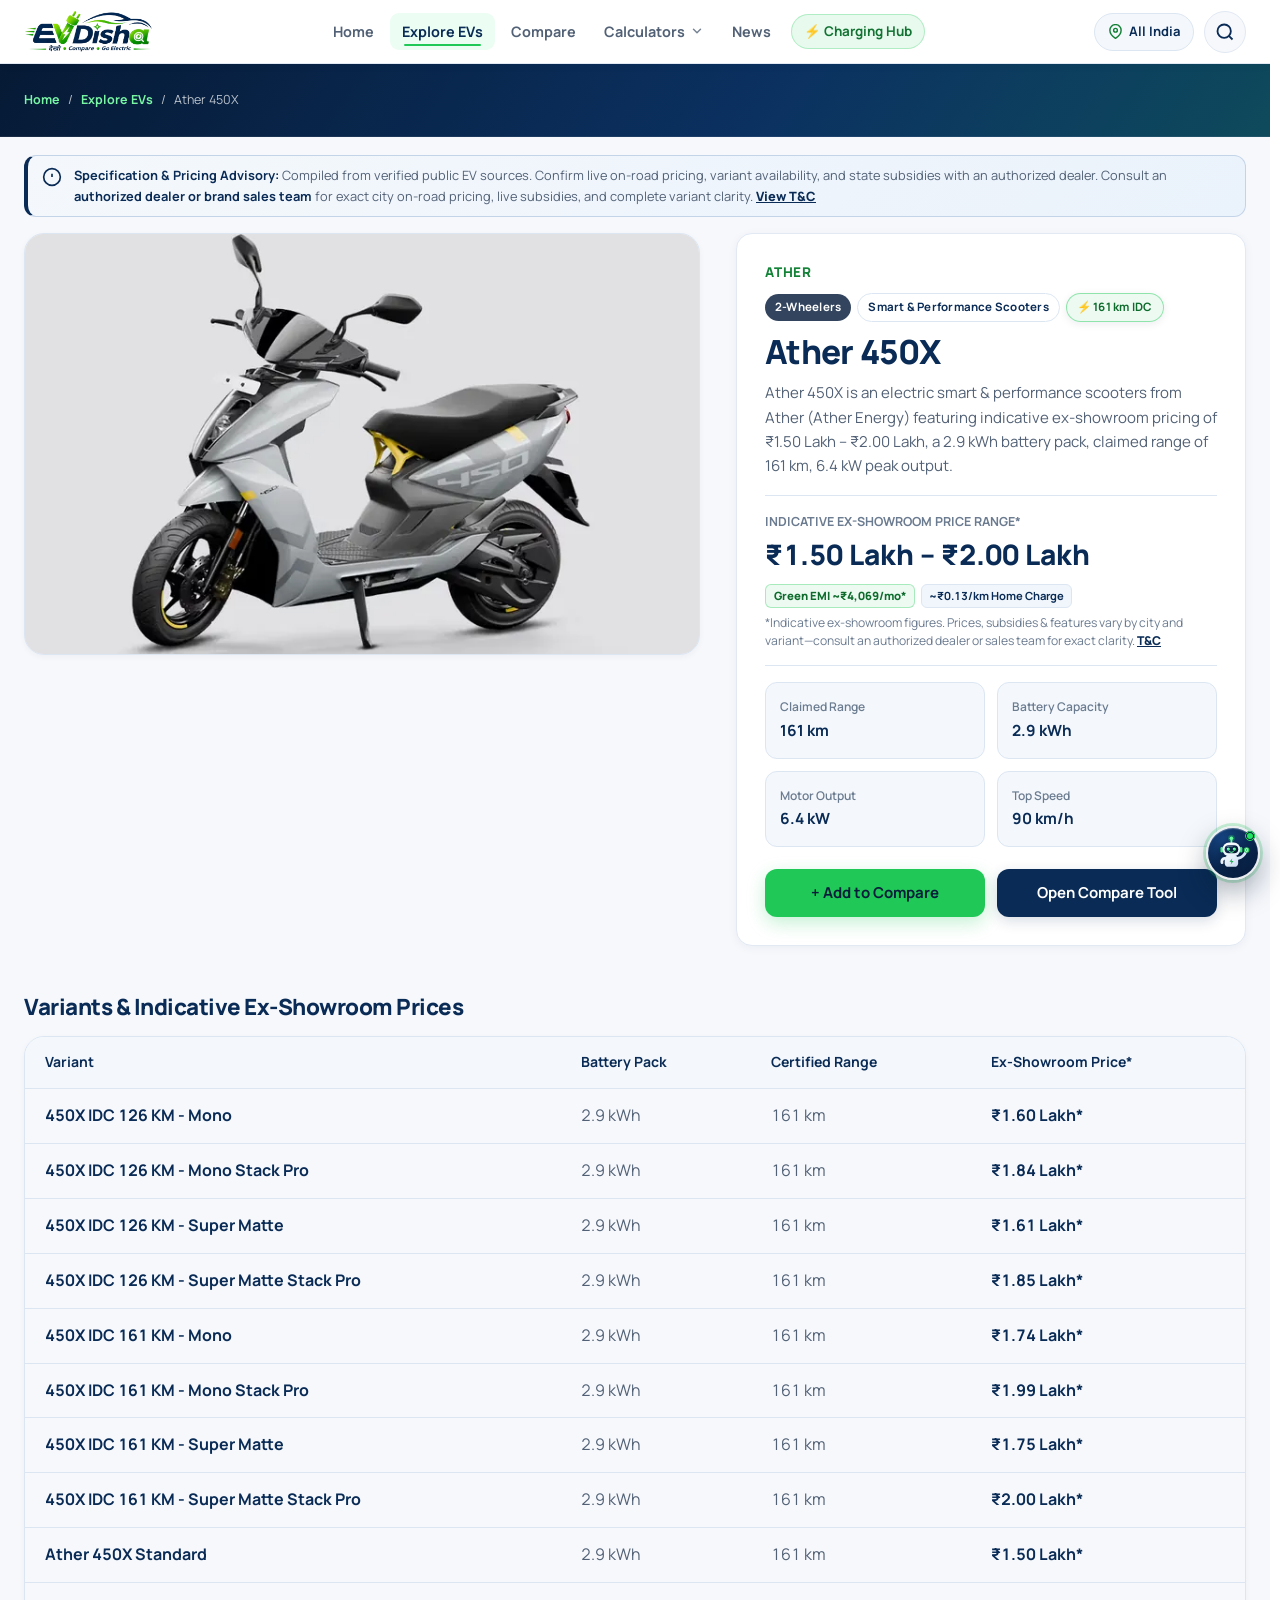
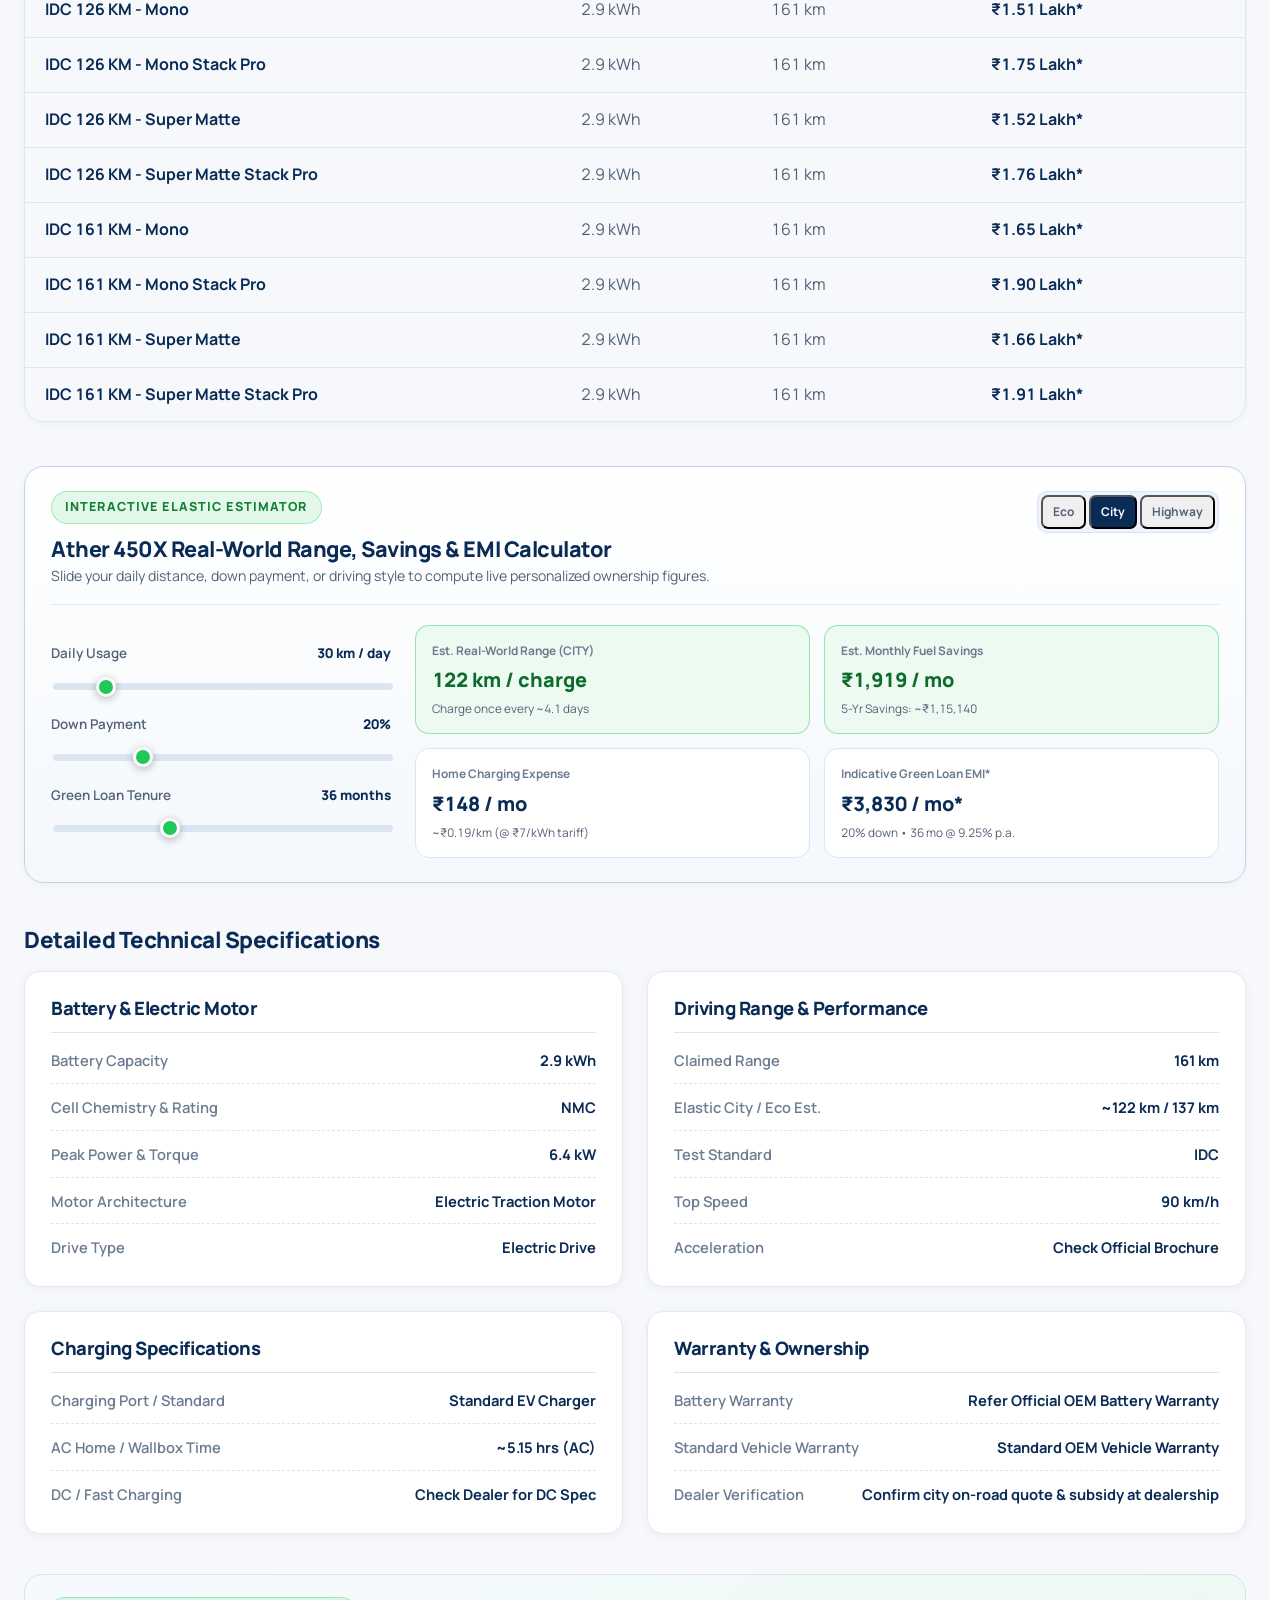
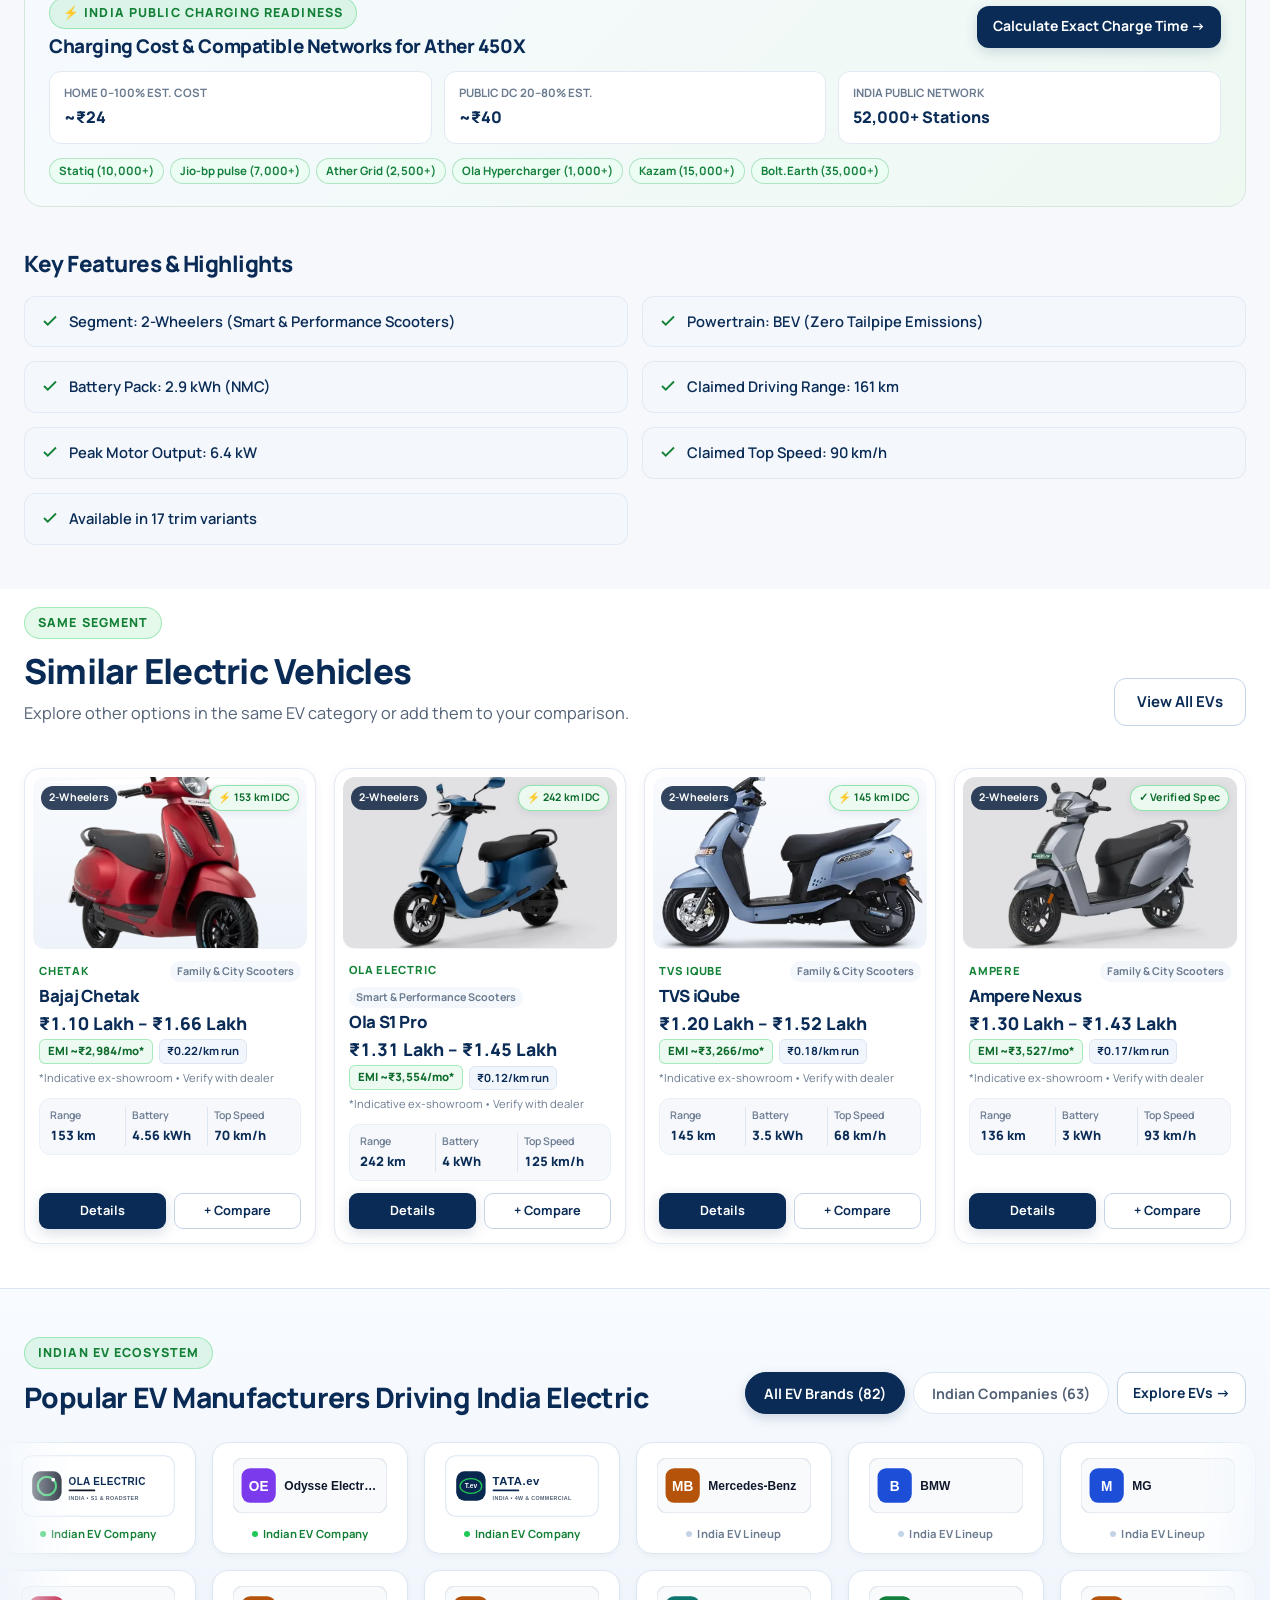
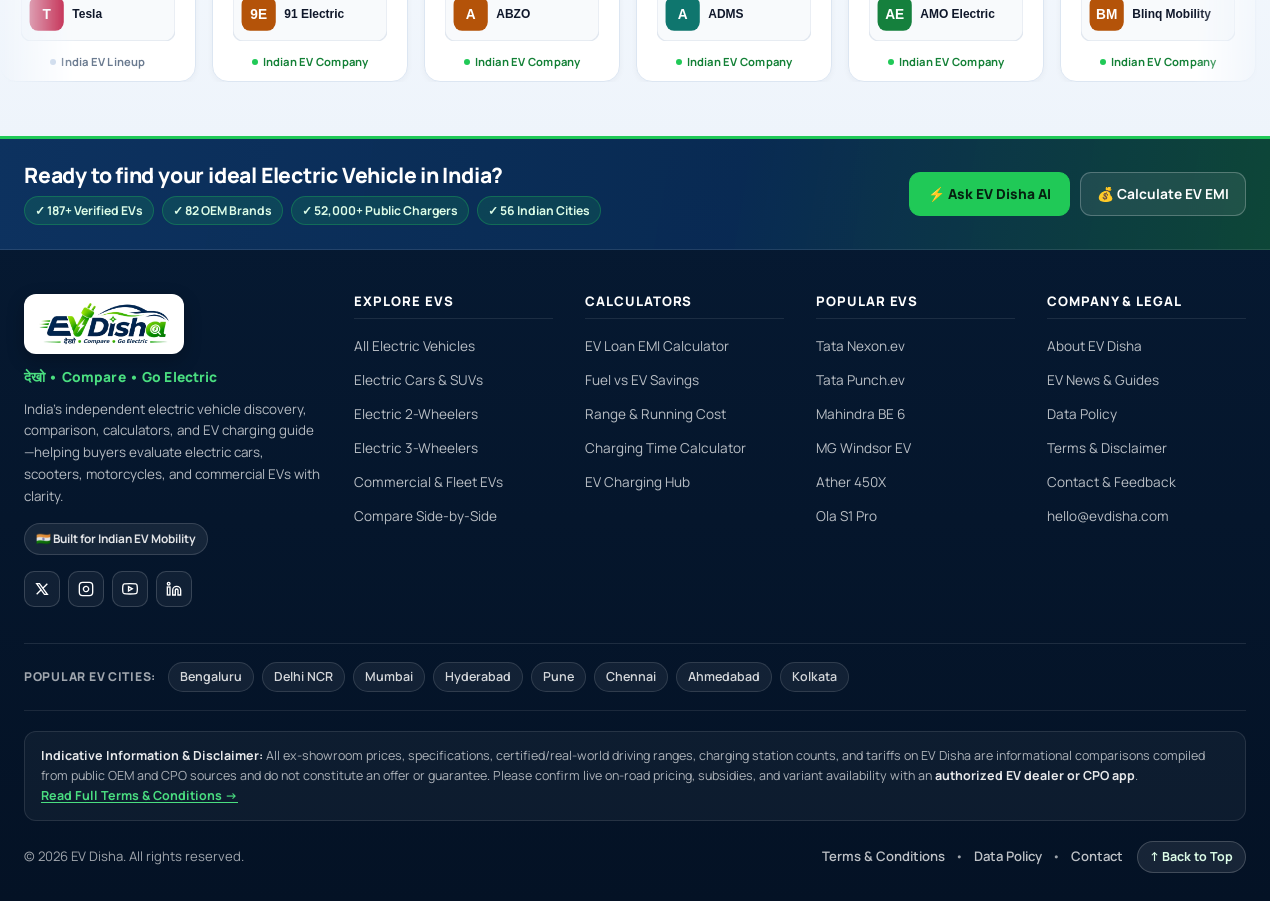
<file: vehicle-details.html>
<!DOCTYPE html>
<html lang="en-IN">
<head>
  <meta charset="UTF-8" />
  <meta name="viewport" content="width=device-width, initial-scale=1.0, viewport-fit=cover" />
  <meta name="theme-color" content="#092B55" />
  <title>Vehicle Specifications, Price, Range &amp; Variants | EV Disha</title>
  <meta name="description" content="View detailed electric vehicle specifications on EV Disha including ex-showroom variant prices, battery kWh, claimed driving range, charging times, features, and warranty." />
  <link rel="canonical" href="https://evdisha.com/vehicle-details.html" />

  <meta property="og:site_name" content="EV Disha" />
  <meta property="og:type" content="product" />
  <meta property="og:title" content="Electric Vehicle Specifications &amp; Variants | EV Disha" />
  <meta property="og:description" content="Detailed battery, motor, driving range, charging, features, and warranty breakdown." />
  <meta property="og:url" content="https://evdisha.com/vehicle-details.html" />
  <meta property="og:image" content="https://evdisha.com/assets/images/banners/hero-ev.webp" />

  <link rel="icon" type="image/png" href="assets/images/logo/favicon.png" />
  <link rel="preconnect" href="https://fonts.googleapis.com" />
  <link rel="preconnect" href="https://fonts.gstatic.com" crossorigin />
  <link href="https://fonts.googleapis.com/css2?family=Manrope:wght@400;500;600;700;800&display=swap" rel="stylesheet" />

  <link rel="stylesheet" href="assets/css/style.css?v=4.1" />
  <link rel="stylesheet" href="assets/css/responsive.css?v=4.1" />
  <link rel="stylesheet" href="assets/css/modern-ui.css?v=4.1" />
</head>
<body data-page="vehicle-details">
  <a href="#main-content" class="skip-link">Skip to main content</a>

  <!-- Header -->
  <header class="site-header">
    <div class="container header-inner">
      <a href="index.html" class="brand-logo" aria-label="EV Disha Home">
        <img src="assets/images/logo/ev-disha-logo.webp" alt="EV Disha – देखो • Compare • Go Electric" width="186" height="62" />
      </a>

            <nav class="primary-nav" id="primary-nav" aria-label="Main navigation">
        <a href="index.html" class="nav-link">Home</a>
        <a href="explore.html" class="nav-link active" aria-current="page">Explore EVs</a>
        <a href="compare.html" class="nav-link">
          <span>Compare</span>
          <span class="nav-compare-badge js-compare-count" hidden>0</span>
        </a>
        <div class="nav-dropdown" data-nav-dropdown="calculators">
          <button type="button" class="nav-link nav-dropdown-toggle" aria-haspopup="true" aria-expanded="false">
            <span>Calculators</span>
            <svg class="nav-dd-chevron" width="14" height="14" viewBox="0 0 24 24" fill="none" stroke="currentColor" stroke-width="2.5" stroke-linecap="round" stroke-linejoin="round" aria-hidden="true">
              <polyline points="6 9 12 15 18 9"></polyline>
            </svg>
          </button>
          <div class="nav-dropdown-menu" role="menu" aria-label="EV Calculators sub-menu">
            <a href="tools.html#emi-calculator" class="nav-dropdown-item" role="menuitem">
              <span class="nav-dd-icon" aria-hidden="true">💰</span>
              <span class="nav-dd-copy"><strong>EV Loan EMI Calculator</strong><small>Monthly EMI, green loan interest &amp; yearly schedule</small></span>
            </a>
            <a href="tools.html#fuel-savings" class="nav-dropdown-item" role="menuitem">
              <span class="nav-dd-icon" aria-hidden="true">⛽</span>
              <span class="nav-dd-copy"><strong>Fuel vs EV Savings</strong><small>Compare 1-yr &amp; 5-yr savings against petrol/diesel</small></span>
            </a>
            <a href="tools.html#range-estimator" class="nav-dropdown-item" role="menuitem">
              <span class="nav-dd-icon" aria-hidden="true">🔋</span>
              <span class="nav-dd-copy"><strong>Range &amp; Running Cost</strong><small>Real-world AC/highway range &amp; monthly charging spend</small></span>
            </a>
            <a href="charging.html#charging-calculator" class="nav-dropdown-item" role="menuitem">
              <span class="nav-dd-icon" aria-hidden="true">⚡</span>
              <span class="nav-dd-copy"><strong>Charging Time Calculator</strong><small>Home AC &amp; DC Fast Charge duration &amp; cost</small></span>
            </a>
            <div class="nav-dd-footer">
              <a href="tools.html" class="nav-dd-all" role="menuitem">Open All EV Calculators &rarr;</a>
            </div>
          </div>
        </div>
        <a href="news.html" class="nav-link">News</a>
        <a href="charging.html" class="nav-link nav-link-charging">⚡ Charging Hub</a>
      </nav>

      <div class="header-actions">
        <button type="button" class="icon-btn js-open-search" aria-label="Search electric vehicles, brands, or chargers" title="Search EVs (Ctrl+K)">
          <svg width="20" height="20" viewBox="0 0 24 24" fill="none" stroke="currentColor" stroke-width="2.2" aria-hidden="true">
            <circle cx="11" cy="11" r="8"></circle>
            <line x1="21" y1="21" x2="16.65" y2="16.65"></line>
          </svg>
        </button>
        <button type="button" class="icon-btn mobile-menu-toggle" id="mobile-menu-toggle" aria-label="Toggle navigation menu" aria-expanded="false" aria-controls="primary-nav">
          <svg width="22" height="22" viewBox="0 0 24 24" fill="none" stroke="currentColor" stroke-width="2.2" aria-hidden="true">
            <line x1="3" y1="6" x2="21" y2="6"></line>
            <line x1="3" y1="12" x2="21" y2="12"></line>
            <line x1="3" y1="18" x2="21" y2="18"></line>
          </svg>
        </button>
      </div>
    </div>
  </header>
  <div class="nav-backdrop" id="nav-backdrop"></div>

  <main id="main-content">
    <!-- Compact Breadcrumb Bar -->
    <section class="page-hero" style="padding-block:26px;">
      <div class="container">
        <nav class="breadcrumb" aria-label="Breadcrumb" style="margin-bottom:0;">
          <a href="index.html">Home</a>
          <span aria-hidden="true">/</span>
          <a href="explore.html">Explore EVs</a>
          <span aria-hidden="true">/</span>
          <span id="breadcrumb-vehicle-name">Vehicle Specifications</span>
        </nav>
      </div>
    </section>

    <!-- Dynamic Vehicle Details Content -->
    <section class="section">
      <div class="container" id="vehicle-details-root" aria-live="polite">
        <p>Loading vehicle specifications...</p>
      </div>
    </section>

    <!-- Similar Vehicles Section -->
    <section class="section section-light" id="similar-vehicles-section" aria-labelledby="similar-heading" hidden>
      <div class="container">
        <div class="section-header">
          <div>
            <span class="eyebrow">Same Segment</span>
            <h2 id="similar-heading" class="section-title">Similar Electric Vehicles</h2>
            <p class="section-subtitle">Explore other options in the same EV category or add them to your comparison.</p>
          </div>
          <a href="explore.html" class="btn btn-outline">View All EVs</a>
        </div>
        <div id="similar-vehicles-grid" class="vehicles-grid"></div>
      </div>
    </section>
  </main>

  <!-- Footer -->
    <footer class="site-footer">
    <div class="footer-top-banner">
      <div class="container footer-top-banner-inner">
        <div class="footer-banner-copy">
          <h2>Ready to find your ideal Electric Vehicle in India?</h2>
          <div class="footer-trust-pills" aria-label="Platform highlights">
            <span class="footer-trust-pill">✓ 187+ Verified EVs</span>
            <span class="footer-trust-pill">✓ 82 OEM Brands</span>
            <span class="footer-trust-pill">✓ 52,000+ Public Chargers</span>
            <span class="footer-trust-pill">✓ 56 Indian Cities</span>
          </div>
        </div>
        <div class="footer-banner-actions">
          <button type="button" class="footer-banner-btn-ai js-open-ev-ai">⚡ Ask EV Disha AI</button>
          <a href="tools.html#emi-calculator" class="footer-banner-btn-emi">💰 Calculate EV EMI</a>
        </div>
      </div>
    </div>

    <div class="container">
      <div class="footer-grid">
        <div class="footer-col">
          <a href="index.html" class="footer-logo-plate" aria-label="EV Disha Home">
            <img src="assets/images/logo/ev-disha-logo.webp" alt="EV Disha – देखो • Compare • Go Electric" width="164" height="44" />
          </a>
          <div class="footer-tagline">देखो &bull; Compare &bull; Go Electric</div>
          <p class="footer-desc">
            India's independent electric vehicle discovery, comparison, calculators, and EV charging guide—helping buyers evaluate electric cars, scooters, motorcycles, and commercial EVs with clarity.
          </p>
          <div class="footer-india-badge">🇮🇳 Built for Indian EV Mobility</div>
          <div class="social-links" aria-label="Social media channels">
            <a href="contact.html#social-channels" class="social-link" aria-label="EV Disha on X (Twitter)" title="Official Social Channels">
              <svg width="16" height="16" viewBox="0 0 24 24" fill="none" stroke="currentColor" stroke-width="2" aria-hidden="true"><path d="M4 4l11.733 16h4.267l-11.733 -16z"></path><path d="M4 20l6.768 -6.768m2.46 -2.46l6.772 -6.772"></path></svg>
            </a>
            <a href="contact.html#social-channels" class="social-link" aria-label="EV Disha on Instagram" title="Official Social Channels">
              <svg width="16" height="16" viewBox="0 0 24 24" fill="none" stroke="currentColor" stroke-width="2" aria-hidden="true"><rect x="2" y="2" width="20" height="20" rx="5" ry="5"></rect><path d="M16 11.37A4 4 0 1 1 12.63 8 4 4 0 0 1 16 11.37z"></path><line x1="17.5" y1="6.5" x2="17.51" y2="6.5"></line></svg>
            </a>
            <a href="contact.html#social-channels" class="social-link" aria-label="EV Disha on YouTube" title="Official Social Channels">
              <svg width="16" height="16" viewBox="0 0 24 24" fill="none" stroke="currentColor" stroke-width="2" aria-hidden="true"><path d="M22.54 6.42a2.78 2.78 0 0 0-1.94-2C18.88 4 12 4 12 4s-6.88 0-8.6.46a2.78 2.78 0 0 0-1.94 2A29 29 0 0 0 1 11.75a29 29 0 0 0 .46 5.33A2.78 2.78 0 0 0 3.4 19c1.72.46 8.6.46 8.6.46s6.88 0 8.6-.46a2.78 2.78 0 0 0 1.94-2 29 29 0 0 0 .46-5.25 29 29 0 0 0-.46-5.33z"></path><polygon points="9.75 15.02 15.5 11.75 9.75 8.48 9.75 15.02"></polygon></svg>
            </a>
            <a href="contact.html#social-channels" class="social-link" aria-label="EV Disha on LinkedIn" title="Official Social Channels">
              <svg width="16" height="16" viewBox="0 0 24 24" fill="none" stroke="currentColor" stroke-width="2" aria-hidden="true"><path d="M16 8a6 6 0 0 1 6 6v7h-4v-7a2 2 0 0 0-2-2 2 2 0 0 0-2 2v7h-4v-7a6 6 0 0 1 6-6z"></path><rect x="2" y="9" width="4" height="12"></rect><circle cx="4" cy="4" r="2"></circle></svg>
            </a>
          </div>
        </div>

        <div class="footer-col">
          <h3>Explore EVs</h3>
          <ul class="footer-links">
            <li><a href="explore.html">All Electric Vehicles</a></li>
            <li><a href="explore.html?category=four-wheelers">Electric Cars &amp; SUVs</a></li>
            <li><a href="explore.html?category=two-wheelers">Electric 2-Wheelers</a></li>
            <li><a href="explore.html?category=three-wheelers">Electric 3-Wheelers</a></li>
            <li><a href="explore.html?category=commercial">Commercial &amp; Fleet EVs</a></li>
            <li><a href="compare.html">Compare Side-by-Side</a></li>
          </ul>
        </div>

        <div class="footer-col">
          <h3>Calculators</h3>
          <ul class="footer-links">
            <li><a href="tools.html#emi-calculator">EV Loan EMI Calculator</a></li>
            <li><a href="tools.html#fuel-savings">Fuel vs EV Savings</a></li>
            <li><a href="tools.html#range-estimator">Range &amp; Running Cost</a></li>
            <li><a href="charging.html#charging-calculator">Charging Time Calculator</a></li>
            <li><a href="charging.html">EV Charging Hub</a></li>
          </ul>
        </div>

        <div class="footer-col">
          <h3>Popular EVs</h3>
          <ul class="footer-links">
            <li><a href="vehicle-details.html?id=tata-nexon-ev">Tata Nexon.ev</a></li>
            <li><a href="vehicle-details.html?id=tata-punch-ev">Tata Punch.ev</a></li>
            <li><a href="vehicle-details.html?id=mahindra-be-6">Mahindra BE 6</a></li>
            <li><a href="vehicle-details.html?id=mg-windsor-ev">MG Windsor EV</a></li>
            <li><a href="vehicle-details.html?id=ather-450x">Ather 450X</a></li>
            <li><a href="vehicle-details.html?id=ola-s1-pro">Ola S1 Pro</a></li>
          </ul>
        </div>

        <div class="footer-col">
          <h3>Company &amp; Legal</h3>
          <ul class="footer-links">
            <li><a href="index.html#about-evdisha">About EV Disha</a></li>
            <li><a href="news.html">EV News &amp; Guides</a></li>
            <li><a href="index.html#data-methodology">Data Policy</a></li>
            <li><a href="terms.html">Terms &amp; Disclaimer</a></li>
            <li><a href="contact.html">Contact &amp; Feedback</a></li>
            <li><a href="mailto:hello@evdisha.com">hello@evdisha.com</a></li>
          </ul>
        </div>
      </div>

      <div class="footer-cities-bar" aria-label="Popular Indian EV Cities">
        <span class="footer-cities-label">Popular EV Cities:</span>
        <a href="charging.html?city=bengaluru" class="footer-city-pill">Bengaluru</a>
        <a href="charging.html?city=delhi" class="footer-city-pill">Delhi NCR</a>
        <a href="charging.html?city=mumbai" class="footer-city-pill">Mumbai</a>
        <a href="charging.html?city=hyderabad" class="footer-city-pill">Hyderabad</a>
        <a href="charging.html?city=pune" class="footer-city-pill">Pune</a>
        <a href="charging.html?city=chennai" class="footer-city-pill">Chennai</a>
        <a href="charging.html?city=ahmedabad" class="footer-city-pill">Ahmedabad</a>
        <a href="charging.html?city=kolkata" class="footer-city-pill">Kolkata</a>
      </div>

      <div class="footer-disclaimer-box" role="note">
        <strong>Indicative Information &amp; Disclaimer:</strong> All ex-showroom prices, specifications, certified/real-world driving ranges, charging station counts, and tariffs on EV Disha are informational comparisons compiled from public OEM and CPO sources and do not constitute an offer or guarantee. Please confirm live on-road pricing, subsidies, and variant availability with an <strong>authorized EV dealer or CPO app</strong>. <a href="terms.html">Read Full Terms &amp; Conditions &rarr;</a>
      </div>

      <div class="footer-bottom">
        <span>&copy; 2026 EV Disha. All rights reserved.</span>
        <div class="footer-bottom-right">
          <div class="footer-legal-links">
            <a href="terms.html">Terms &amp; Conditions</a>
            <span aria-hidden="true">&bull;</span>
            <a href="index.html#data-methodology">Data Policy</a>
            <span aria-hidden="true">&bull;</span>
            <a href="contact.html">Contact</a>
          </div>
          <button type="button" class="footer-back-top js-back-to-top" aria-label="Scroll back to top">&uarr; Back to Top</button>
        </div>
      </div>
    </div>
  </footer>

  <script src="assets/js/main.js?v=4.1" defer></script>
  <script src="assets/js/ai-agent.js?v=4.1" defer></script>
  <script src="assets/js/filters.js?v=4.1" defer></script>
  <script src="assets/js/vehicle-details.js?v=4.1" defer></script>
</body>
</html>
</file>
<file: assets/css/style.css>
/* ==========================================================================
   EV Disha – Electric Mobility Discovery & Comparison Platform
   Core Design System & Component Styles (style.css)
   Palette:
     Primary Navy:     #092B55
     Electric Green:   #20C957
     Dark Navy:        #071D3B
     White:            #FFFFFF
     Light Background: #F4F8FC
     Body Text:        #526176
   ========================================================================== */

:root {
  --color-navy: #092B55;
  --color-navy-mid: #0E3B73;
  --color-dark-navy: #071D3B;
  --color-green: #20C957;
  --color-green-hover: #1AB34B;
  --color-green-soft: rgba(32, 201, 87, 0.12);
  --color-green-border: rgba(32, 201, 87, 0.34);
  --color-white: #FFFFFF;
  --color-bg-light: #F4F8FC;
  --color-surface-alt: #EAF2FB;
  --color-body: #526176;
  --color-muted: #6B7B90;
  --color-border: #DCE6F2;
  --color-border-strong: #C4D4E8;
  --color-warning-bg: #FFFBEB;
  --color-warning-border: #FDE68A;
  --color-warning-text: #92400E;
  --color-danger: #DC2626;

  --font-sans: 'Manrope', 'Inter', -apple-system, BlinkMacSystemFont, 'Segoe UI', Roboto, sans-serif;

  --radius-xs: 8px;
  --radius-sm: 12px;
  --radius-md: 16px;
  --radius-lg: 20px;
  --radius-xl: 26px;
  --radius-pill: 999px;

  --shadow-xs: 0 2px 6px rgba(7, 29, 59, 0.04);
  --shadow-sm: 0 6px 18px rgba(7, 29, 59, 0.06);
  --shadow-md: 0 14px 34px rgba(7, 29, 59, 0.09);
  --shadow-lg: 0 22px 50px rgba(7, 29, 59, 0.15);

  --transition-fast: 180ms cubic-bezier(0.22, 1, 0.36, 1);
  --transition-base: 280ms cubic-bezier(0.22, 1, 0.36, 1);

  --header-height: 64px;
  --container-max: 1280px;
}

/* Reset & Base */
*,
*::before,
*::after {
  box-sizing: border-box;
}

[hidden] {
  display: none !important;
}

/* Prevent wide content inside grid tracks from stretching mobile viewports */
.explore-layout>*,
.details-hero-grid>*,
.specs-sections-grid>*,
.contact-grid>*,
.vehicles-grid>*,
.categories-grid>*,
.news-grid>*,
.brands-directory-grid>*,
.compare-slots-grid>*,
.footer-grid>* {
  min-width: 0;
}

html {
  scroll-behavior: smooth;
  -webkit-text-size-adjust: 100%;
  overflow-x: clip;
  scrollbar-gutter: stable;
}

body {
  margin: 0;
  font-family: var(--font-sans);
  font-size: 16px;
  line-height: 1.62;
  color: var(--color-body);
  background-color: var(--color-white);
  overflow-x: clip;
  -webkit-font-smoothing: antialiased;
  -moz-osx-font-smoothing: grayscale;
  -webkit-tap-highlight-color: rgba(32, 201, 87, 0.14);
}

body.nav-open,
body.modal-open {
  overflow: hidden;
}

img,
svg {
  max-width: 100%;
  display: block;
}

a {
  color: inherit;
  text-decoration: none;
  transition: color var(--transition-fast);
}

button,
input,
select,
textarea {
  font: inherit;
  color: inherit;
}

button {
  cursor: pointer;
}

h1,
h2,
h3,
h4,
h5,
h6 {
  margin: 0 0 0.5em;
  color: var(--color-navy);
  font-weight: 800;
  line-height: 1.18;
  letter-spacing: -0.022em;
  text-wrap: balance;
}

p {
  margin: 0 0 1rem;
}

p:last-child {
  margin-bottom: 0;
}

ul,
ol {
  margin: 0;
  padding: 0;
  list-style: none;
}

/* Modern Subtle Scrollbars */
* {
  scrollbar-width: thin;
  scrollbar-color: #C4D4E8 transparent;
}

*::-webkit-scrollbar {
  width: 7px;
  height: 7px;
}

*::-webkit-scrollbar-thumb {
  background-color: #C4D4E8;
  border-radius: var(--radius-pill);
}

:focus-visible {
  outline: 2.5px solid var(--color-green);
  outline-offset: 2px;
}

.skip-link {
  position: absolute;
  left: -9999px;
  top: 12px;
  z-index: 2000;
  background: var(--color-dark-navy);
  color: var(--color-white);
  padding: 10px 18px;
  border-radius: var(--radius-sm);
  font-weight: 700;
}

.skip-link:focus {
  left: 16px;
}

.sr-only {
  position: absolute;
  width: 1px;
  height: 1px;
  padding: 0;
  margin: -1px;
  overflow: hidden;
  clip: rect(0, 0, 0, 0);
  white-space: nowrap;
  border: 0;
}

/* Layout Containers */
.container {
  width: 100%;
  max-width: var(--container-max);
  margin-inline: auto;
  padding-inline: 24px;
}

.section {
  padding-block: 84px;
}

.section-light {
  background-color: var(--color-bg-light);
}

.section-dark {
  background-color: var(--color-dark-navy);
  color: rgba(255, 255, 255, 0.84);
}

.section-dark h2,
.section-dark h3,
.section-dark h4 {
  color: var(--color-white);
}

.section-header {
  display: flex;
  align-items: flex-end;
  justify-content: space-between;
  gap: 20px;
  margin-bottom: 42px;
  flex-wrap: wrap;
}

.section-header-center {
  text-align: center;
  max-width: 680px;
  margin-inline: auto;
  margin-bottom: 46px;
}

.eyebrow {
  display: inline-flex;
  align-items: center;
  gap: 8px;
  font-size: 0.78rem;
  font-weight: 800;
  text-transform: uppercase;
  letter-spacing: 0.09em;
  color: #138036;
  background: var(--color-green-soft);
  border: 1px solid var(--color-green-border);
  padding: 5px 13px;
  border-radius: var(--radius-pill);
  margin-bottom: 12px;
}

.section-dark .eyebrow {
  color: #5CF08E;
  background: rgba(32, 201, 87, 0.15);
}

.section-title {
  font-size: clamp(1.68rem, 2.7vw, 2.32rem);
  margin-bottom: 8px;
}

.section-subtitle {
  font-size: 1.02rem;
  color: var(--color-body);
  max-width: 620px;
}

/* Buttons */
.btn {
  display: inline-flex;
  align-items: center;
  justify-content: center;
  gap: 8px;
  min-height: 48px;
  padding: 11px 22px;
  border-radius: var(--radius-sm);
  font-size: 0.9375rem;
  font-weight: 700;
  line-height: 1.2;
  border: 1.5px solid transparent;
  transition: transform var(--transition-fast), background-color var(--transition-fast), border-color var(--transition-fast), box-shadow var(--transition-fast), color var(--transition-fast);
  white-space: nowrap;
  user-select: none;
}

.btn:active {
  transform: translateY(1px);
}

.btn-primary {
  background-color: var(--color-green);
  color: var(--color-dark-navy);
  box-shadow: 0 6px 18px rgba(32, 201, 87, 0.26);
}

.btn-navy {
  background-color: var(--color-navy);
  color: var(--color-white);
  box-shadow: 0 4px 14px rgba(9, 43, 85, 0.16);
}

.btn-outline {
  background-color: var(--color-white);
  border-color: var(--color-border-strong);
  color: var(--color-navy);
}

.btn-outline-light {
  background-color: rgba(255, 255, 255, 0.08);
  backdrop-filter: blur(6px);
  border-color: rgba(255, 255, 255, 0.36);
  color: var(--color-white);
}

@media (hover: hover) {
  .btn-primary:hover {
    background-color: var(--color-green-hover);
    box-shadow: 0 8px 24px rgba(32, 201, 87, 0.36);
    transform: translateY(-1px);
  }

  .btn-navy:hover {
    background-color: var(--color-dark-navy);
    box-shadow: 0 8px 20px rgba(7, 29, 59, 0.24);
    transform: translateY(-1px);
  }

  .btn-outline:hover {
    border-color: var(--color-navy);
    background-color: var(--color-bg-light);
  }

  .btn-outline-light:hover {
    background-color: rgba(255, 255, 255, 0.18);
    border-color: var(--color-white);
  }
}

.btn-sm {
  min-height: 42px;
  padding: 8px 15px;
  font-size: 0.875rem;
}

.btn-compare.is-selected {
  background-color: var(--color-green-soft);
  border-color: var(--color-green);
  color: var(--color-dark-navy);
}

/* ==========================================================================
   Header & Navigation
   IMPORTANT: Never set filter/backdrop-filter/transform directly on .site-header
   so position:fixed mobile .primary-nav resolves against the full viewport!
   ========================================================================== */
.site-header {
  position: sticky;
  top: 0;
  z-index: 950;
  height: var(--header-height);
  background-color: var(--color-white);
  border-bottom: 1px solid rgba(220, 230, 242, 0.95);
  box-shadow: 0 2px 18px rgba(7, 29, 59, 0.05);
}

.header-inner {
  height: 100%;
  display: flex;
  align-items: center;
  justify-content: space-between;
  gap: 18px;
}

/* Approved Logo Rule: Never stretch, distort, or recolour */
.brand-logo {
  display: inline-flex;
  align-items: center;
  flex-shrink: 0;
  padding-block: 4px;
}

.brand-logo img {
  height: 43px;
  width: auto;
  max-width: 142px;
  object-fit: contain;
  filter: none !important;
}

.primary-nav {
  display: flex;
  align-items: center;
  gap: 4px;
}

.nav-link {
  position: relative;
  display: inline-flex;
  align-items: center;
  gap: 6px;
  padding: 7px 12px;
  border-radius: 9px;
  font-size: 0.9rem;
  font-weight: 700;
  color: var(--color-body);
  transition: background-color var(--transition-fast), color var(--transition-fast);
  white-space: nowrap;
}

@media (hover: hover) {
  .nav-link:hover {
    color: var(--color-navy);
    background-color: var(--color-bg-light);
  }
}

.nav-link.active {
  color: var(--color-navy);
  font-weight: 800;
  background-color: var(--color-bg-light);
}

.nav-link.active::after {
  content: '';
  position: absolute;
  left: 14px;
  right: 14px;
  bottom: 4px;
  height: 2.5px;
  border-radius: var(--radius-pill);
  background-color: var(--color-green);
}

.nav-compare-badge {
  display: inline-flex;
  align-items: center;
  justify-content: center;
  min-width: 20px;
  height: 20px;
  padding-inline: 6px;
  border-radius: var(--radius-pill);
  background-color: var(--color-green);
  color: var(--color-dark-navy);
  font-size: 0.75rem;
  font-weight: 800;
  font-variant-numeric: tabular-nums;
}

.nav-compare-badge[hidden] {
  display: none;
}

.header-actions {
  display: flex;
  align-items: center;
  gap: 10px;
  flex-shrink: 0;
}

.icon-btn {
  display: inline-flex;
  align-items: center;
  justify-content: center;
  width: 44px;
  height: 44px;
  border-radius: var(--radius-sm);
  border: 1.5px solid var(--color-border);
  background-color: var(--color-white);
  color: var(--color-navy);
  transition: background-color var(--transition-fast), border-color var(--transition-fast), transform var(--transition-fast);
  flex-shrink: 0;
}

@media (hover: hover) {
  .icon-btn:hover {
    background-color: var(--color-bg-light);
    border-color: var(--color-navy);
  }
}

.mobile-menu-toggle {
  display: none;
}

.mobile-nav-extra {
  display: none;
}

/* Mobile Nav & Filter Backdrops */
.nav-backdrop {
  position: fixed;
  top: var(--header-height);
  left: 0;
  right: 0;
  bottom: 0;
  background: rgba(7, 29, 59, 0.56);
  backdrop-filter: blur(4px);
  -webkit-backdrop-filter: blur(4px);
  z-index: 940;
  opacity: 0;
  pointer-events: none;
  transition: opacity var(--transition-base);
}

.filter-backdrop {
  position: fixed;
  inset: 0;
  background: rgba(7, 29, 59, 0.56);
  backdrop-filter: blur(4px);
  -webkit-backdrop-filter: blur(4px);
  z-index: 1040;
  opacity: 0;
  pointer-events: none;
  transition: opacity var(--transition-base);
}

.nav-backdrop.is-visible,
.filter-backdrop.is-visible {
  opacity: 1;
  pointer-events: auto;
}

/* News Page Filter Bar */
.news-filter-bar {
  display: flex;
  align-items: center;
  justify-content: space-between;
  gap: 16px;
  flex-wrap: wrap;
  margin-bottom: 26px;
}

.news-filter-bar .segment-filter-pills {
  margin-bottom: 0;
  flex: 1 1 auto;
  min-width: 0;
}

.news-search-wrap {
  width: 290px;
  max-width: 100%;
  flex-shrink: 0;
}

/* ==========================================================================
   Global Instant Search Modal
   ========================================================================== */
.search-modal {
  position: fixed;
  inset: 0;
  z-index: 1100;
  background: rgba(7, 29, 59, 0.62);
  backdrop-filter: blur(6px);
  -webkit-backdrop-filter: blur(6px);
  display: flex;
  align-items: flex-start;
  justify-content: center;
  padding: 80px 16px 24px;
  opacity: 0;
  pointer-events: none;
  transition: opacity var(--transition-fast);
}

.search-modal.is-open {
  opacity: 1;
  pointer-events: auto;
}

.search-modal-dialog {
  width: 100%;
  max-width: 650px;
  background: var(--color-white);
  border-radius: var(--radius-lg);
  box-shadow: var(--shadow-lg);
  border: 1px solid var(--color-border);
  overflow: hidden;
  transform: translateY(-8px);
  transition: transform var(--transition-base);
}

.search-modal.is-open .search-modal-dialog {
  transform: translateY(0);
}

.search-modal-bar {
  display: flex;
  align-items: center;
  gap: 12px;
  padding: 14px 18px;
  border-bottom: 1px solid var(--color-border);
}

.search-modal-bar svg {
  color: var(--color-muted);
  flex-shrink: 0;
}

.search-modal-input {
  flex: 1;
  min-width: 0;
  border: 0;
  font-size: 1rem;
  color: var(--color-navy);
  background: transparent;
  outline: none;
}

.search-modal-results {
  max-height: min(62vh, 380px);
  overflow-y: auto;
  padding: 10px;
}

.search-result-item {
  display: flex;
  align-items: center;
  justify-content: space-between;
  gap: 14px;
  padding: 10px 12px;
  border-radius: var(--radius-sm);
  transition: background-color var(--transition-fast);
}

@media (hover: hover) {
  .search-result-item:hover {
    background-color: var(--color-bg-light);
  }
}

.search-result-left {
  display: flex;
  align-items: center;
  gap: 12px;
  min-width: 0;
}

.search-result-thumb {
  width: 60px;
  height: 40px;
  border-radius: var(--radius-xs);
  object-fit: cover;
  background: var(--color-bg-light);
  flex-shrink: 0;
}

.search-result-title {
  font-weight: 700;
  color: var(--color-navy);
  font-size: 0.9375rem;
}

.search-result-meta {
  font-size: 0.8125rem;
  color: var(--color-muted);
}

.search-result-price {
  font-size: 0.875rem;
  font-weight: 700;
  color: var(--color-navy);
  white-space: nowrap;
}

/* ==========================================================================
   Hero & Quick Search (Homepage)
   ========================================================================== */
.hero-section {
  position: relative;
  background-color: var(--color-dark-navy);
  color: var(--color-white);
  overflow: hidden;
  padding-block: 92px 112px;
}

.hero-bg {
  position: absolute;
  inset: 0;
  z-index: 0;
}

.hero-bg img {
  width: 100%;
  height: 100%;
  object-fit: cover;
  object-position: center right;
  opacity: 0.88;
}

.hero-overlay {
  position: absolute;
  inset: 0;
  background:
    radial-gradient(circle at 18% 22%, rgba(32, 201, 87, 0.14) 0%, transparent 44%),
    linear-gradient(95deg,
      rgba(7, 29, 59, 0.96) 0%,
      rgba(9, 43, 85, 0.88) 46%,
      rgba(7, 29, 59, 0.34) 100%);
}

.hero-content {
  position: relative;
  z-index: 1;
  max-width: 640px;
}

.hero-tagline-pill {
  display: inline-flex;
  align-items: center;
  gap: 8px;
  padding: 7px 16px;
  border-radius: var(--radius-pill);
  background: rgba(32, 201, 87, 0.16);
  backdrop-filter: blur(8px);
  border: 1px solid rgba(32, 201, 87, 0.45);
  color: #74F39E;
  font-size: 0.85rem;
  font-weight: 700;
  letter-spacing: 0.02em;
  margin-bottom: 20px;
}

.hero-title {
  color: var(--color-white);
  font-size: clamp(2.15rem, 4.3vw, 3.5rem);
  line-height: 1.1;
  margin-bottom: 18px;
}

.hero-description {
  font-size: clamp(1rem, 1.35vw, 1.14rem);
  color: rgba(255, 255, 255, 0.86);
  margin-bottom: 32px;
  max-width: 560px;
}

.hero-cta-group {
  display: flex;
  flex-wrap: wrap;
  gap: 14px;
}

.hero-highlights {
  display: flex;
  flex-wrap: wrap;
  align-items: center;
  gap: 10px 22px;
  margin-top: 28px;
  padding-top: 22px;
  border-top: 1px solid rgba(255, 255, 255, 0.14);
  font-size: 0.85rem;
  font-weight: 600;
  color: rgba(255, 255, 255, 0.84);
}

.hero-highlights li {
  display: inline-flex;
  align-items: center;
  gap: 8px;
}

.hero-dot {
  width: 7px;
  height: 7px;
  border-radius: 50%;
  background-color: var(--color-green);
  box-shadow: 0 0 10px rgba(32, 201, 87, 0.8);
}

/* Quick Vehicle Search Bar */
.quick-search-section {
  position: relative;
  z-index: 10;
  margin-top: -50px;
  padding-bottom: 20px;
}

.quick-search-card {
  position: relative;
  background: var(--color-white);
  border-radius: var(--radius-lg);
  padding: 26px 28px;
  box-shadow: var(--shadow-lg);
  border: 1px solid var(--color-border);
  overflow: hidden;
}

.quick-search-card::before {
  content: '';
  position: absolute;
  top: 0;
  left: 0;
  right: 0;
  height: 3.5px;
  background: linear-gradient(90deg, var(--color-navy) 0%, var(--color-green) 50%, var(--color-navy) 100%);
}

.quick-search-form {
  display: grid;
  grid-template-columns: repeat(3, minmax(0, 1fr)) auto;
  gap: 16px;
  align-items: end;
}

.form-field {
  display: flex;
  flex-direction: column;
  gap: 7px;
  min-width: 0;
}

.form-label {
  font-size: 0.8125rem;
  font-weight: 700;
  color: var(--color-navy);
  letter-spacing: 0.01em;
}

.form-control {
  width: 100%;
  min-height: 48px;
  padding: 11px 14px;
  border-radius: var(--radius-sm);
  border: 1.5px solid var(--color-border);
  background-color: var(--color-white);
  color: var(--color-navy);
  font-weight: 600;
  font-size: 0.9375rem;
  transition: border-color var(--transition-fast), box-shadow var(--transition-fast), background-color var(--transition-fast);
}

select.form-control {
  appearance: none;
  -webkit-appearance: none;
  padding-right: 40px;
  background-image: url("data:image/svg+xml,%3Csvg xmlns='http://www.w3.org/2000/svg' width='16' height='16' viewBox='0 0 24 24' fill='none' stroke='%23092B55' stroke-width='2.4' stroke-linecap='round' stroke-linejoin='round'%3E%3Cpolyline points='6 9 12 15 18 9'%3E%3C/polyline%3E%3C/svg%3E");
  background-repeat: no-repeat;
  background-position: right 14px center;
  background-size: 16px;
  cursor: pointer;
}

@media (hover: hover) {
  .form-control:hover {
    border-color: var(--color-border-strong);
  }
}

.form-control:focus {
  outline: none;
  border-color: var(--color-navy);
  box-shadow: 0 0 0 3.5px rgba(32, 201, 87, 0.16);
}

/* ==========================================================================
   Category Cards
   ========================================================================== */
.categories-grid {
  display: grid;
  grid-template-columns: repeat(4, minmax(0, 1fr));
  gap: 22px;
}

.category-card {
  display: flex;
  flex-direction: column;
  background: var(--color-white);
  border: 1px solid var(--color-border);
  border-radius: var(--radius-lg);
  overflow: hidden;
  box-shadow: var(--shadow-xs);
  transition: transform var(--transition-base), box-shadow var(--transition-base), border-color var(--transition-base);
}

@media (hover: hover) {
  .category-card:hover {
    transform: translateY(-5px);
    box-shadow: var(--shadow-md);
    border-color: var(--color-green-border);
  }

  .category-card:hover .category-card-media img {
    transform: scale(1.05);
  }

  .category-card:hover .category-arrow {
    transform: translateX(4px);
  }
}

.category-card-media {
  position: relative;
  aspect-ratio: 16 / 10;
  background: linear-gradient(180deg, #F8FBFF 0%, #EAF2FB 100%);
  overflow: hidden;
}

.category-card-media img {
  width: 100%;
  height: 100%;
  object-fit: cover;
  transition: transform var(--transition-base);
}

.category-count-pill {
  position: absolute;
  top: 12px;
  right: 12px;
  background: rgba(7, 29, 59, 0.82);
  backdrop-filter: blur(8px);
  -webkit-backdrop-filter: blur(8px);
  color: var(--color-white);
  font-size: 0.75rem;
  font-weight: 700;
  padding: 4px 11px;
  border-radius: var(--radius-pill);
}

.category-card-body {
  padding: 20px 22px;
  display: flex;
  flex-direction: column;
  flex: 1;
}

.category-card-title {
  font-size: 1.14rem;
  margin-bottom: 6px;
}

.category-card-desc {
  font-size: 0.89rem;
  color: var(--color-body);
  margin-bottom: 16px;
  flex: 1;
}

.category-card-footer {
  display: flex;
  align-items: center;
  justify-content: space-between;
  gap: 8px;
  padding-top: 13px;
  border-top: 1px solid var(--color-border);
  font-size: 0.85rem;
  font-weight: 700;
  color: var(--color-navy);
}

.category-arrow {
  color: #148338;
  transition: transform var(--transition-fast);
  white-space: nowrap;
}

/* ==========================================================================
   Vehicle Cards (Shared across Home, Explore, Details Similar)
   ========================================================================== */
.vehicles-grid {
  display: grid;
  grid-template-columns: repeat(3, minmax(0, 1fr));
  gap: 26px;
}

.vehicle-card {
  display: flex;
  flex-direction: column;
  background: var(--color-white);
  border: 1px solid var(--color-border);
  border-radius: var(--radius-lg);
  overflow: hidden;
  box-shadow: var(--shadow-xs);
  transition: transform var(--transition-base), box-shadow var(--transition-base), border-color var(--transition-base);
}

@media (hover: hover) {
  .vehicle-card:hover {
    transform: translateY(-5px);
    box-shadow: var(--shadow-md);
    border-color: var(--color-border-strong);
  }

  .vehicle-card:hover .vehicle-card-media img {
    transform: scale(1.04);
  }
}

.vehicle-card-media {
  position: relative;
  aspect-ratio: 16 / 10;
  background: linear-gradient(180deg, #F8FBFF 0%, #EBF2FA 100%);
  overflow: hidden;
}

.vehicle-card-media img {
  width: 100%;
  height: 100%;
  object-fit: cover;
  transition: transform var(--transition-base);
}

.vehicle-card-badges {
  position: absolute;
  top: 12px;
  left: 12px;
  right: 12px;
  display: flex;
  align-items: center;
  justify-content: space-between;
  gap: 8px;
  pointer-events: none;
}

.badge {
  display: inline-flex;
  align-items: center;
  gap: 4px;
  padding: 4px 10px;
  border-radius: var(--radius-pill);
  font-size: 0.72rem;
  font-weight: 700;
  letter-spacing: 0.02em;
}

.badge-category {
  background: rgba(7, 29, 59, 0.82);
  backdrop-filter: blur(8px);
  -webkit-backdrop-filter: blur(8px);
  color: var(--color-white);
}

.badge-neutral {
  background: rgba(255, 255, 255, 0.94);
  backdrop-filter: blur(6px);
  color: var(--color-navy);
  border: 1px solid var(--color-border);
}

.badge-highlight {
  background: rgba(236, 250, 241, 0.96);
  backdrop-filter: blur(6px);
  -webkit-backdrop-filter: blur(6px);
  color: #0D6B2B;
  border: 1px solid rgba(32, 201, 87, 0.45);
  box-shadow: 0 2px 8px rgba(7, 29, 59, 0.08);
}

.vehicle-card-body {
  padding: 20px 22px 22px;
  display: flex;
  flex-direction: column;
  flex: 1;
}

.vehicle-card-brand {
  font-size: 0.76rem;
  font-weight: 800;
  text-transform: uppercase;
  letter-spacing: 0.07em;
  color: #148338;
  margin-bottom: 3px;
}

.vehicle-card-title {
  font-size: 1.22rem;
  margin-bottom: 6px;
}

.vehicle-card-title a:hover {
  color: var(--color-navy-mid);
}

.vehicle-card-price {
  font-size: 1.14rem;
  font-weight: 800;
  color: var(--color-navy);
  font-variant-numeric: tabular-nums;
  margin-bottom: 3px;
}

.vehicle-card-price-note {
  font-size: 0.75rem;
  color: var(--color-muted);
  margin-bottom: 16px;
}

.vehicle-specs-strip {
  display: grid;
  grid-template-columns: repeat(2, minmax(0, 1fr));
  gap: 12px;
  padding: 12px 14px;
  border-radius: var(--radius-sm);
  background: var(--color-bg-light);
  border: 1px solid rgba(220, 230, 242, 0.8);
  margin-bottom: 18px;
  font-variant-numeric: tabular-nums;
  position: relative;
}

.vehicle-specs-strip>div:first-child {
  border-right: 1px solid var(--color-border);
  padding-right: 10px;
}

.spec-pill-label {
  display: block;
  font-size: 0.72rem;
  color: var(--color-muted);
  font-weight: 600;
  margin-bottom: 1px;
}

.spec-pill-value {
  display: block;
  font-size: 0.92rem;
  font-weight: 800;
  color: var(--color-navy);
}

.vehicle-card-actions {
  margin-top: auto;
  display: grid;
  grid-template-columns: 1fr 1fr;
  gap: 10px;
}

/* ==========================================================================
   Popular Brands Grid
   ========================================================================== */
.brands-logo-grid {
  display: grid;
  grid-template-columns: repeat(6, minmax(0, 1fr));
  gap: 18px;
}

.brand-tile {
  display: flex;
  flex-direction: column;
  align-items: center;
  justify-content: center;
  padding: 14px;
  background: var(--color-white);
  border-radius: var(--radius-md);
  border: 1px solid var(--color-border);
  box-shadow: var(--shadow-xs);
  transition: transform var(--transition-fast), box-shadow var(--transition-fast), border-color var(--transition-fast);
}

@media (hover: hover) {
  .brand-tile:hover {
    transform: translateY(-4px);
    box-shadow: var(--shadow-sm);
    border-color: var(--color-navy);
  }
}

.brand-tile img {
  width: 100%;
  max-width: 180px;
  height: auto;
  aspect-ratio: 220 / 88;
  object-fit: contain;
}

/* ==========================================================================
   Comparison Promotional Banner & Why Choose Electric
   ========================================================================== */
.promo-banner-card {
  position: relative;
  border-radius: var(--radius-xl);
  overflow: hidden;
  background:
    radial-gradient(circle at 12% 20%, rgba(32, 201, 87, 0.18), transparent 48%),
    linear-gradient(125deg, var(--color-dark-navy) 0%, var(--color-navy) 100%);
  color: var(--color-white);
  display: grid;
  grid-template-columns: 1.12fr 0.88fr;
  align-items: center;
  min-height: 350px;
  box-shadow: var(--shadow-md);
}

.promo-banner-content {
  padding: 50px 54px;
  position: relative;
  z-index: 1;
}

.promo-banner-content h2 {
  color: var(--color-white);
  font-size: clamp(1.7rem, 2.8vw, 2.42rem);
  margin-bottom: 14px;
}

.promo-banner-content p {
  color: rgba(255, 255, 255, 0.84);
  font-size: 1.02rem;
  margin-bottom: 26px;
  max-width: 500px;
}

.promo-banner-media {
  height: 100%;
  min-height: 280px;
  position: relative;
}

.promo-banner-media img {
  width: 100%;
  height: 100%;
  object-fit: cover;
}

.benefits-grid {
  display: grid;
  grid-template-columns: repeat(4, minmax(0, 1fr));
  gap: 24px;
}

.benefit-card {
  background: var(--color-white);
  border: 1px solid var(--color-border);
  border-radius: var(--radius-lg);
  padding: 28px 24px;
  box-shadow: var(--shadow-xs);
  transition: transform var(--transition-base), box-shadow var(--transition-base), border-color var(--transition-base);
}

@media (hover: hover) {
  .benefit-card:hover {
    transform: translateY(-4px);
    box-shadow: var(--shadow-sm);
    border-color: var(--color-green-border);
  }
}

.benefit-icon {
  width: 52px;
  height: 52px;
  border-radius: 14px;
  background: var(--color-green-soft);
  border: 1px solid rgba(32, 201, 87, 0.24);
  color: #138036;
  display: inline-flex;
  align-items: center;
  justify-content: center;
  margin-bottom: 18px;
}

.benefit-card h3 {
  font-size: 1.14rem;
  margin-bottom: 8px;
}

.benefit-card p {
  font-size: 0.92rem;
  color: var(--color-body);
}

/* ==========================================================================
   News & Reviews Cards + Reader Modal
   ========================================================================== */
.news-grid {
  display: grid;
  grid-template-columns: repeat(3, minmax(0, 1fr));
  gap: 26px;
}

.news-card {
  display: flex;
  flex-direction: column;
  background: var(--color-white);
  border-radius: var(--radius-lg);
  border: 1px solid var(--color-border);
  box-shadow: var(--shadow-xs);
  overflow: hidden;
  transition: transform var(--transition-base), box-shadow var(--transition-base), border-color var(--transition-base);
}

@media (hover: hover) {
  .news-card:hover {
    transform: translateY(-5px);
    box-shadow: var(--shadow-md);
    border-color: var(--color-border-strong);
  }

  .news-card:hover .news-card-media img {
    transform: scale(1.04);
  }
}

.news-card-media {
  aspect-ratio: 16 / 10;
  background: var(--color-bg-light);
  overflow: hidden;
}

.news-card-media img {
  width: 100%;
  height: 100%;
  object-fit: cover;
  transition: transform var(--transition-base);
}

.news-card-body {
  padding: 22px;
  display: flex;
  flex-direction: column;
  flex: 1;
}

.news-meta {
  display: flex;
  align-items: center;
  flex-wrap: wrap;
  gap: 8px 10px;
  font-size: 0.78rem;
  font-weight: 700;
  color: var(--color-muted);
  margin-bottom: 10px;
}

.news-category-tag {
  color: #138036;
  background: var(--color-green-soft);
  padding: 3px 10px;
  border-radius: var(--radius-pill);
}

.news-card-title {
  font-size: 1.12rem;
  line-height: 1.35;
  margin-bottom: 10px;
}

.news-card-excerpt {
  font-size: 0.91rem;
  color: var(--color-body);
  margin-bottom: 18px;
  flex: 1;
}

.news-read-link {
  display: inline-flex;
  align-items: center;
  gap: 6px;
  font-size: 0.9rem;
  font-weight: 700;
  color: var(--color-navy);
}

.news-read-link:hover {
  color: #148338;
}

/* ==========================================================================
   Page Hero Banner (Inner Pages)
   ========================================================================== */
.page-hero {
  position: relative;
  background:
    radial-gradient(circle at 88% 18%, rgba(32, 201, 87, 0.16), transparent 45%),
    linear-gradient(135deg, var(--color-dark-navy) 0%, var(--color-navy) 100%);
  color: var(--color-white);
  padding-block: 54px;
  overflow: hidden;
}

.page-hero h1 {
  color: var(--color-white);
  font-size: clamp(1.85rem, 3.2vw, 2.68rem);
  margin-bottom: 10px;
}

.page-hero p {
  color: rgba(255, 255, 255, 0.84);
  max-width: 660px;
  font-size: 1.02rem;
}

.breadcrumb {
  display: flex;
  align-items: center;
  flex-wrap: wrap;
  gap: 8px;
  font-size: 0.84rem;
  color: rgba(255, 255, 255, 0.72);
  margin-bottom: 14px;
}

.breadcrumb a:hover {
  color: var(--color-white);
}

/* Dealer Verification & Pricing Advisory Banner */
.dealer-advisory-banner {
  display: flex;
  align-items: flex-start;
  gap: 12px;
  padding: 14px 18px;
  border-radius: var(--radius-md);
  background: linear-gradient(135deg, #F4F8FC 0%, #EAF2FB 100%);
  border: 1px solid var(--color-border-strong);
  border-left: 4px solid var(--color-navy);
  color: var(--color-body);
  font-size: 0.875rem;
  margin-bottom: 26px;
}

.dealer-advisory-banner svg {
  flex-shrink: 0;
  margin-top: 2px;
  color: var(--color-navy);
}

/* ==========================================================================
   Explore Catalogue Layout & Filters
   ========================================================================== */
.explore-layout {
  display: grid;
  grid-template-columns: 292px minmax(0, 1fr);
  gap: 32px;
  align-items: start;
}

.filter-sidebar {
  background: var(--color-white);
  border: 1px solid var(--color-border);
  border-radius: var(--radius-lg);
  padding: 22px;
  box-shadow: var(--shadow-xs);
  position: sticky;
  top: calc(var(--header-height) + 20px);
}

.filter-sidebar-header {
  display: flex;
  align-items: center;
  justify-content: space-between;
  padding-bottom: 14px;
  margin-bottom: 18px;
  border-bottom: 1px solid var(--color-border);
}

.filter-sidebar-header h2 {
  font-size: 1.06rem;
  margin: 0;
}

.filter-drawer-close,
.filter-drawer-footer {
  display: none;
}

.filter-reset-btn {
  border: 0;
  background: none;
  color: var(--color-navy);
  font-size: 0.84rem;
  font-weight: 700;
  text-decoration: underline;
  padding: 4px;
}

.filter-reset-btn:hover {
  color: #148338;
}

.filter-group {
  margin-bottom: 22px;
  padding-bottom: 20px;
  border-bottom: 1px solid var(--color-border);
}

.filter-group:last-child,
.filter-group:nth-last-child(2) {
  /* Clean spacing above mobile footer */
}

.filter-sidebar>.filter-group:last-of-type {
  margin-bottom: 0;
  padding-bottom: 0;
  border-bottom: 0;
}

.filter-group-title {
  font-size: 0.875rem;
  font-weight: 700;
  color: var(--color-navy);
  margin-bottom: 12px;
}

.checkbox-list {
  display: flex;
  flex-direction: column;
  gap: 10px;
  max-height: 220px;
  overflow-y: auto;
  padding-right: 4px;
}

.checkbox-item {
  display: flex;
  align-items: center;
  gap: 10px;
  font-size: 0.91rem;
  color: var(--color-body);
  cursor: pointer;
  min-height: 26px;
}

.checkbox-item input[type="checkbox"],
.checkbox-item input[type="radio"] {
  width: 18px;
  height: 18px;
  accent-color: var(--color-navy);
  cursor: pointer;
  flex-shrink: 0;
}

.explore-toolbar {
  display: flex;
  align-items: center;
  justify-content: space-between;
  gap: 16px;
  flex-wrap: wrap;
  background: var(--color-bg-light);
  padding: 14px 18px;
  border-radius: var(--radius-md);
  border: 1px solid var(--color-border);
  margin-bottom: 22px;
}

.results-summary {
  font-size: 0.95rem;
  font-weight: 700;
  color: var(--color-navy);
}

.toolbar-controls {
  display: flex;
  align-items: center;
  gap: 12px;
}

.mobile-filter-btn {
  display: none;
}

.active-chips-row {
  display: flex;
  flex-wrap: wrap;
  gap: 8px;
  margin-bottom: 20px;
}

.active-chips-row:empty {
  display: none;
}

.filter-chip {
  display: inline-flex;
  align-items: center;
  gap: 6px;
  padding: 6px 12px;
  border-radius: var(--radius-pill);
  background: var(--color-surface-alt);
  color: var(--color-navy);
  font-size: 0.8125rem;
  font-weight: 700;
  border: 1px solid var(--color-border-strong);
}

.filter-chip button {
  border: 0;
  background: none;
  padding: 0 2px;
  font-size: 1.05rem;
  line-height: 1;
  color: var(--color-body);
}

.load-more-wrap {
  margin-top: 38px;
  text-align: center;
}

.empty-state {
  text-align: center;
  padding: 56px 24px;
  background: var(--color-bg-light);
  border: 1.5px dashed var(--color-border-strong);
  border-radius: var(--radius-lg);
}

.empty-state h3 {
  font-size: 1.25rem;
  margin-bottom: 8px;
}

/* ==========================================================================
   Compare Page & Side-by-Side Table
   ========================================================================== */
.compare-controls-bar {
  display: flex;
  align-items: center;
  justify-content: space-between;
  flex-wrap: wrap;
  gap: 16px;
  margin-bottom: 24px;
}

.toggle-switch {
  display: inline-flex;
  align-items: center;
  gap: 10px;
  font-weight: 700;
  color: var(--color-navy);
  font-size: 0.9375rem;
  cursor: pointer;
}

.toggle-switch input {
  width: 18px;
  height: 18px;
  accent-color: var(--color-navy);
}

.compare-slots-grid {
  display: grid;
  grid-template-columns: repeat(3, minmax(0, 1fr));
  gap: 20px;
  margin-bottom: 32px;
}

.compare-slot-card {
  background: var(--color-white);
  border: 1.5px solid var(--color-border);
  border-radius: var(--radius-lg);
  padding: 18px;
  display: flex;
  flex-direction: column;
  position: relative;
  min-height: 250px;
  box-shadow: var(--shadow-xs);
}

.compare-slot-info {
  display: flex;
  flex-direction: column;
  flex: 1;
}

.compare-slot-title {
  font-size: 1.15rem;
  margin-bottom: 4px;
}

.compare-slot-price {
  font-weight: 800;
  color: var(--color-navy);
  margin-bottom: 12px;
  font-variant-numeric: tabular-nums;
}

.compare-slot-meta {
  margin-top: auto;
  display: flex;
  align-items: center;
  justify-content: space-between;
  gap: 8px;
  flex-wrap: wrap;
}

.compare-slot-link {
  font-size: 0.84rem;
  font-weight: 700;
  color: var(--color-navy);
}

.compare-slot-empty {
  border-style: dashed;
  background: var(--color-bg-light);
  align-items: center;
  justify-content: center;
  text-align: center;
  gap: 12px;
  box-shadow: none;
}

.slot-remove-btn {
  position: absolute;
  top: 12px;
  right: 12px;
  width: 36px;
  height: 36px;
  border-radius: 50%;
  border: 1px solid var(--color-border);
  background: rgba(255, 255, 255, 0.94);
  backdrop-filter: blur(4px);
  color: var(--color-body);
  display: inline-flex;
  align-items: center;
  justify-content: center;
  font-size: 1.15rem;
  z-index: 2;
}

.slot-remove-btn:hover {
  background: #FEF2F2;
  color: var(--color-danger);
  border-color: #FECACA;
}

.compare-slot-img {
  width: 100%;
  aspect-ratio: 16 / 10;
  object-fit: cover;
  border-radius: var(--radius-sm);
  margin-bottom: 14px;
  background: var(--color-bg-light);
}

.compare-table-wrapper {
  width: 100%;
  overflow-x: auto;
  border: 1px solid var(--color-border);
  border-radius: var(--radius-lg);
  background: var(--color-white);
  box-shadow: var(--shadow-sm);
  -webkit-overflow-scrolling: touch;
}

.compare-table {
  width: 100%;
  min-width: 680px;
  border-collapse: collapse;
  text-align: left;
  font-variant-numeric: tabular-nums;
}

.compare-table th,
.compare-table td {
  padding: 16px 20px;
  border-bottom: 1px solid var(--color-border);
  vertical-align: top;
}

.compare-table thead th {
  background: var(--color-bg-light);
  color: var(--color-navy);
  font-weight: 800;
  font-size: 0.98rem;
}

.compare-table thead th:first-child {
  position: sticky;
  left: 0;
  z-index: 2;
  border-right: 1px solid var(--color-border);
}

.compare-table tbody th {
  width: 210px;
  min-width: 168px;
  font-weight: 700;
  color: var(--color-navy);
  background: #FAFBFD;
  position: sticky;
  left: 0;
  z-index: 1;
  border-right: 1px solid var(--color-border);
  box-shadow: 4px 0 10px rgba(7, 29, 59, 0.03);
}

.compare-table tr:last-child th,
.compare-table tr:last-child td {
  border-bottom: 0;
}

.compare-table tr.is-different td {
  background-color: rgba(32, 201, 87, 0.08);
}

.compare-table tr.is-different th {
  background-color: #ECFAF1;
  box-shadow: inset 3.5px 0 0 var(--color-green), 4px 0 10px rgba(7, 29, 59, 0.03);
}

/* Modal Overlay (Compare Picker & News Reader) */
.modal-overlay {
  position: fixed;
  inset: 0;
  z-index: 1100;
  background: rgba(7, 29, 59, 0.62);
  backdrop-filter: blur(6px);
  -webkit-backdrop-filter: blur(6px);
  display: flex;
  align-items: center;
  justify-content: center;
  padding: 20px;
  opacity: 0;
  pointer-events: none;
  transition: opacity var(--transition-fast);
}

.modal-overlay.is-open {
  opacity: 1;
  pointer-events: auto;
}

.modal-card {
  width: 100%;
  max-width: 720px;
  max-height: 88vh;
  background: var(--color-white);
  border-radius: var(--radius-lg);
  box-shadow: var(--shadow-lg);
  display: flex;
  flex-direction: column;
  overflow: hidden;
  transform: translateY(10px);
  transition: transform var(--transition-base);
}

.modal-overlay.is-open .modal-card {
  transform: translateY(0);
}

.modal-header {
  display: flex;
  align-items: center;
  justify-content: space-between;
  gap: 12px;
  padding: 18px 24px;
  border-bottom: 1px solid var(--color-border);
}

.modal-header h3 {
  margin: 0;
  font-size: 1.15rem;
}

.modal-body {
  padding: 20px 24px;
  overflow-y: auto;
  -webkit-overflow-scrolling: touch;
}

/* ==========================================================================
   Vehicle Details Page
   ========================================================================== */
.details-hero-grid {
  display: grid;
  grid-template-columns: 1.14fr 0.86fr;
  gap: 36px;
  align-items: start;
  margin-bottom: 48px;
}

.gallery-main {
  border-radius: var(--radius-lg);
  overflow: hidden;
  border: 1px solid var(--color-border);
  background: linear-gradient(180deg, #F8FBFF 0%, #EBF2FA 100%);
  aspect-ratio: 16 / 10;
  margin-bottom: 14px;
  box-shadow: var(--shadow-xs);
}

.gallery-main img {
  width: 100%;
  height: 100%;
  object-fit: cover;
}

.gallery-thumbs {
  display: grid;
  grid-template-columns: repeat(3, minmax(0, 1fr));
  gap: 12px;
}

.gallery-thumb-btn {
  padding: 0;
  border-radius: var(--radius-sm);
  overflow: hidden;
  border: 2px solid var(--color-border);
  background: var(--color-bg-light);
  aspect-ratio: 16 / 10;
  position: relative;
  transition: border-color var(--transition-fast), transform var(--transition-fast);
}

.gallery-thumb-btn.is-active {
  border-color: var(--color-green);
  box-shadow: 0 0 0 3px rgba(32, 201, 87, 0.2);
}

.gallery-thumb-btn img {
  width: 100%;
  height: 100%;
  object-fit: cover;
}

.details-summary-card {
  background: var(--color-white);
  border: 1px solid var(--color-border);
  border-radius: var(--radius-lg);
  padding: 28px;
  box-shadow: var(--shadow-sm);
}

.details-price-block {
  padding-block: 16px;
  margin-block: 16px;
  border-block: 1px solid var(--color-border);
}

.details-price-value {
  font-size: clamp(1.45rem, 2.2vw, 1.8rem);
  font-weight: 800;
  color: var(--color-navy);
  font-variant-numeric: tabular-nums;
}

.key-metrics-grid {
  display: grid;
  grid-template-columns: repeat(2, minmax(0, 1fr));
  gap: 12px;
  margin-bottom: 22px;
}

.key-metric-box {
  background: var(--color-bg-light);
  padding: 14px;
  border-radius: var(--radius-sm);
  border: 1px solid var(--color-border);
}

.key-metric-box span {
  display: block;
  font-size: 0.75rem;
  color: var(--color-muted);
  font-weight: 600;
}

.key-metric-box strong {
  display: block;
  font-size: 0.96rem;
  color: var(--color-navy);
  margin-top: 2px;
}

.details-cta-row {
  display: grid;
  grid-template-columns: 1fr 1fr;
  gap: 12px;
}

.specs-sections-grid {
  display: grid;
  grid-template-columns: repeat(2, minmax(0, 1fr));
  gap: 24px;
  margin-bottom: 40px;
}

.spec-panel {
  background: var(--color-white);
  border: 1px solid var(--color-border);
  border-radius: var(--radius-lg);
  padding: 26px;
  box-shadow: var(--shadow-xs);
}

.spec-panel h3 {
  font-size: 1.15rem;
  padding-bottom: 12px;
  margin-bottom: 16px;
  border-bottom: 1px solid var(--color-border);
}

.spec-dl {
  display: flex;
  flex-direction: column;
  gap: 12px;
  margin: 0;
}

.spec-row {
  display: flex;
  justify-content: space-between;
  gap: 16px;
  padding-bottom: 10px;
  border-bottom: 1px dashed var(--color-border);
  font-size: 0.92rem;
}

.spec-row:last-child {
  border-bottom: 0;
  padding-bottom: 0;
}

.spec-row dt {
  color: var(--color-muted);
  font-weight: 600;
}

.spec-row dd {
  margin: 0;
  font-weight: 700;
  color: var(--color-navy);
  text-align: right;
}

.variants-table-wrap {
  overflow-x: auto;
  border: 1px solid var(--color-border);
  border-radius: var(--radius-lg);
  margin-bottom: 40px;
  box-shadow: var(--shadow-xs);
  -webkit-overflow-scrolling: touch;
}

.variants-table {
  width: 100%;
  min-width: 520px;
  border-collapse: collapse;
  text-align: left;
  font-variant-numeric: tabular-nums;
}

.variants-table th,
.variants-table td {
  padding: 14px 20px;
  border-bottom: 1px solid var(--color-border);
}

.variants-table tr:last-child td {
  border-bottom: 0;
}

.variants-table th {
  background: var(--color-bg-light);
  color: var(--color-navy);
  font-weight: 700;
  font-size: 0.875rem;
}

.features-checklist {
  display: grid;
  grid-template-columns: repeat(2, minmax(0, 1fr));
  gap: 14px;
}

.features-checklist li {
  display: flex;
  align-items: flex-start;
  gap: 10px;
  background: var(--color-bg-light);
  border: 1px solid rgba(220, 230, 242, 0.7);
  padding: 13px 16px;
  border-radius: var(--radius-sm);
  font-weight: 600;
  color: var(--color-navy);
  font-size: 0.92rem;
}

.features-checklist li svg {
  color: #148338;
  flex-shrink: 0;
  margin-top: 2px;
}

/* ==========================================================================
   Brands Directory, About & Contact Pages
   ========================================================================== */
.brands-directory-grid {
  display: grid;
  grid-template-columns: repeat(3, minmax(0, 1fr));
  gap: 24px;
}

.brand-profile-card {
  background: var(--color-white);
  border: 1px solid var(--color-border);
  border-radius: var(--radius-lg);
  padding: 24px;
  display: flex;
  flex-direction: column;
  gap: 14px;
  box-shadow: var(--shadow-xs);
  transition: transform var(--transition-base), box-shadow var(--transition-base), border-color var(--transition-base);
}

@media (hover: hover) {
  .brand-profile-card:hover {
    transform: translateY(-4px);
    box-shadow: var(--shadow-md);
    border-color: var(--color-border-strong);
  }
}

.brand-profile-top {
  display: flex;
  align-items: center;
  justify-content: space-between;
  gap: 14px;
}

.brand-profile-logo {
  width: 148px;
  height: auto;
}

.segment-filter-pills {
  display: flex;
  flex-wrap: wrap;
  gap: 10px;
  margin-bottom: 30px;
}

.pill-btn {
  min-height: 42px;
  padding: 8px 18px;
  border-radius: var(--radius-pill);
  border: 1.5px solid var(--color-border);
  background: var(--color-white);
  color: var(--color-body);
  font-weight: 700;
  font-size: 0.89rem;
  white-space: nowrap;
  flex-shrink: 0;
  transition: all var(--transition-fast);
}

@media (hover: hover) {
  .pill-btn:hover {
    border-color: var(--color-navy);
    color: var(--color-navy);
  }
}

.pill-btn.is-active {
  background: var(--color-navy);
  border-color: var(--color-navy);
  color: var(--color-white);
  box-shadow: 0 4px 12px rgba(9, 43, 85, 0.18);
}

.contact-grid {
  display: grid;
  grid-template-columns: 1.15fr 0.85fr;
  gap: 36px;
  align-items: start;
}

.contact-card,
.info-card {
  background: var(--color-white);
  border: 1px solid var(--color-border);
  border-radius: var(--radius-lg);
  padding: 32px;
  box-shadow: var(--shadow-sm);
}

.field-error {
  font-size: 0.8125rem;
  color: var(--color-danger);
  font-weight: 600;
  min-height: 18px;
}

.form-control.has-error {
  border-color: var(--color-danger);
}

.form-status-box {
  padding: 16px 18px;
  border-radius: var(--radius-md);
  background: #ECFAF1;
  border: 1px solid var(--color-green-border);
  color: var(--color-dark-navy);
  margin-top: 18px;
  font-size: 0.92rem;
}

/* ==========================================================================
   Floating Compare Bar & Toast Notification
   ========================================================================== */
.floating-compare-bar {
  position: fixed;
  bottom: max(16px, env(safe-area-inset-bottom));
  left: 50%;
  transform: translateX(-50%);
  z-index: 850;
  width: min(94vw, 880px);
  background: rgba(7, 29, 59, 0.95);
  backdrop-filter: blur(12px);
  -webkit-backdrop-filter: blur(12px);
  color: var(--color-white);
  border: 1px solid rgba(255, 255, 255, 0.16);
  border-radius: var(--radius-lg);
  padding: 12px 18px;
  box-shadow: var(--shadow-lg);
  display: flex;
  align-items: center;
  justify-content: space-between;
  gap: 14px;
}

.floating-compare-bar[hidden] {
  display: none;
}

.compare-bar-items {
  display: flex;
  align-items: center;
  gap: 8px;
  flex-wrap: wrap;
  min-width: 0;
}

.compare-mini-pill {
  display: inline-flex;
  align-items: center;
  gap: 8px;
  padding: 5px 11px;
  border-radius: var(--radius-pill);
  background: rgba(255, 255, 255, 0.12);
  font-size: 0.82rem;
  font-weight: 600;
  white-space: nowrap;
}

.compare-mini-pill button {
  border: 0;
  background: none;
  color: rgba(255, 255, 255, 0.78);
  padding: 0 2px;
  font-size: 1rem;
  line-height: 1;
}

.compare-mini-pill button:hover {
  color: var(--color-white);
}

.toast-container {
  position: fixed;
  bottom: 92px;
  right: 20px;
  z-index: 1200;
  display: flex;
  flex-direction: column;
  gap: 8px;
}

.toast {
  background: var(--color-dark-navy);
  color: var(--color-white);
  padding: 12px 18px;
  border-radius: var(--radius-sm);
  border-left: 4px solid var(--color-green);
  box-shadow: var(--shadow-md);
  font-size: 0.9rem;
  font-weight: 600;
}

/* ==========================================================================
   Footer
   ========================================================================== */
.site-footer {
  background-color: var(--color-dark-navy);
  color: rgba(255, 255, 255, 0.76);
  padding-top: 70px;
  padding-bottom: max(36px, env(safe-area-inset-bottom));
}

.footer-grid {
  display: grid;
  grid-template-columns: 1.35fr repeat(3, 1fr);
  gap: 36px;
  padding-bottom: 44px;
  border-bottom: 1px solid rgba(255, 255, 255, 0.12);
}

/* Preserves approved logo colours & proportions on dark background without filter recolouring */
.footer-logo-plate {
  display: inline-flex;
  align-items: center;
  background-color: var(--color-white);
  padding: 12px 18px;
  border-radius: var(--radius-md);
  box-shadow: 0 6px 20px rgba(0, 0, 0, 0.2);
  margin-bottom: 16px;
}

.footer-logo-plate img {
  height: 64px;
  width: auto;
  max-width: 240px;
  object-fit: contain;
  filter: none !important;
}

.footer-tagline {
  font-size: 0.98rem;
  font-weight: 700;
  color: var(--color-green);
  margin-bottom: 12px;
}

.footer-desc {
  font-size: 0.9rem;
  color: rgba(255, 255, 255, 0.72);
  max-width: 320px;
  margin-bottom: 20px;
}

.social-links {
  display: flex;
  align-items: center;
  gap: 10px;
}

.social-link {
  width: 42px;
  height: 42px;
  border-radius: var(--radius-sm);
  border: 1px solid rgba(255, 255, 255, 0.18);
  display: inline-flex;
  align-items: center;
  justify-content: center;
  color: var(--color-white);
  transition: background-color var(--transition-fast), border-color var(--transition-fast), transform var(--transition-fast);
}

@media (hover: hover) {
  .social-link:hover {
    background-color: rgba(32, 201, 87, 0.18);
    border-color: var(--color-green);
    transform: translateY(-2px);
  }
}

.footer-col h3 {
  color: var(--color-white);
  font-size: 0.98rem;
  margin-bottom: 16px;
}

.footer-links {
  display: flex;
  flex-direction: column;
  gap: 10px;
}

.footer-links a {
  font-size: 0.9rem;
  color: rgba(255, 255, 255, 0.74);
  display: inline-block;
  padding-block: 2px;
}

.footer-links a:hover {
  color: var(--color-green);
}

.footer-bottom {
  padding-top: 26px;
  display: flex;
  align-items: center;
  justify-content: space-between;
  flex-wrap: wrap;
  gap: 14px;
  font-size: 0.84rem;
  color: rgba(255, 255, 255, 0.6);
}


/* ==========================================================================
   Bottom Infinite-Scrolling EV Manufacturer Marquee (Indian EV Focus)
   ========================================================================== */
.badge-indian {
  background: rgba(32, 201, 87, 0.14);
  color: #117A32;
  border: 1px solid rgba(32, 201, 87, 0.36);
}

.brand-profile-card.is-highlighted {
  border-color: var(--color-green);
  box-shadow: 0 0 0 3px rgba(32, 201, 87, 0.24), var(--shadow-md);
}

.brand-marquee-section {
  background: linear-gradient(180deg, #F8FBFF 0%, #EEF4FB 100%);
  border-top: 1px solid var(--color-border);
  padding-block: 48px 54px;
  overflow: hidden;
}

.brand-marquee-header {
  display: flex;
  align-items: flex-end;
  justify-content: space-between;
  gap: 18px;
  flex-wrap: wrap;
  margin-bottom: 28px;
}

.brand-marquee-title {
  font-size: clamp(1.35rem, 2.2vw, 1.85rem);
  margin-bottom: 0;
}

.brand-marquee-controls {
  display: flex;
  align-items: center;
  flex-wrap: wrap;
  gap: 8px;
}

.brand-marquee-viewport {
  position: relative;
  width: 100%;
  overflow: hidden;
  display: flex;
  flex-direction: column;
  gap: 16px;
  -webkit-mask-image: linear-gradient(to right, transparent 0%, #000 6%, #000 94%, transparent 100%);
  mask-image: linear-gradient(to right, transparent 0%, #000 6%, #000 94%, transparent 100%);
}

.brand-marquee-track {
  display: flex;
  width: max-content;
  will-change: transform;
}

.brand-marquee-track.track-left {
  animation: evdisha-marquee-left 44s linear infinite;
}

.brand-marquee-track.track-right {
  animation: evdisha-marquee-right 48s linear infinite;
}

.brand-marquee-viewport:hover .brand-marquee-track,
.brand-marquee-viewport:focus-within .brand-marquee-track {
  animation-play-state: paused;
}

@keyframes evdisha-marquee-left {
  0% {
    transform: translate3d(0, 0, 0);
  }

  100% {
    transform: translate3d(-50%, 0, 0);
  }
}

@keyframes evdisha-marquee-right {
  0% {
    transform: translate3d(-50%, 0, 0);
  }

  100% {
    transform: translate3d(0, 0, 0);
  }
}

.marquee-brand-card {
  display: flex;
  flex-direction: column;
  align-items: center;
  justify-content: center;
  gap: 8px;
  width: 196px;
  padding: 12px 14px 10px;
  margin-right: 16px;
  background: var(--color-white);
  border: 1px solid var(--color-border);
  border-radius: var(--radius-md);
  box-shadow: var(--shadow-xs);
  flex-shrink: 0;
  transition: transform var(--transition-fast), border-color var(--transition-fast), box-shadow var(--transition-fast);
}

@media (hover: hover) {
  .marquee-brand-card:hover {
    transform: translateY(-3px);
    border-color: var(--color-green);
    box-shadow: var(--shadow-sm);
  }
}

.marquee-brand-card img {
  width: 154px;
  height: auto;
  aspect-ratio: 220 / 88;
  object-fit: contain;
}

.marquee-origin-tag {
  display: inline-flex;
  align-items: center;
  gap: 5px;
  font-size: 0.7rem;
  font-weight: 700;
  color: var(--color-muted);
  letter-spacing: 0.02em;
}

.marquee-origin-tag.is-indian {
  color: #138036;
}

.origin-dot {
  width: 6px;
  height: 6px;
  border-radius: 50%;
  background-color: var(--color-border-strong);
}

.marquee-origin-tag.is-indian .origin-dot {
  background-color: var(--color-green);
}

@media (prefers-reduced-motion: reduce) {
  .brand-marquee-viewport {
    overflow-x: auto;
    -webkit-mask-image: none;
    mask-image: none;
    padding-inline: 16px;
  }

  .brand-marquee-track.track-left,
  .brand-marquee-track.track-right {
    animation: none;
  }
}


/* ==========================================================================
   Draggable Robotic EV AI Agent (Bottom-Left Default, Compact & Animated)
   ========================================================================== */
@keyframes evdisha-launcher-aura {

  0%,
  100% {
    box-shadow: 0 8px 22px rgba(7, 29, 59, 0.28), 0 0 0 3px rgba(32, 201, 87, 0.12);
  }

  50% {
    box-shadow: 0 10px 26px rgba(7, 29, 59, 0.34), 0 0 0 5px rgba(32, 201, 87, 0.24);
  }
}

@keyframes evdisha-bot-float {

  0%,
  100% {
    transform: translateY(0);
  }

  50% {
    transform: translateY(-1.8px);
  }
}

@keyframes evdisha-antenna-pulse {

  0%,
  100% {
    opacity: 0.22;
    transform: scale(0.85);
  }

  50% {
    opacity: 0.85;
    transform: scale(1.2);
  }
}

@keyframes evdisha-eye-blink {

  0%,
  42%,
  46%,
  92%,
  100% {
    transform: translateX(0) scaleY(1);
  }

  20%,
  28% {
    transform: translateX(1px) scaleY(1);
  }

  44%,
  95% {
    transform: translateX(0) scaleY(0.14);
  }
}

.ev-ai-launcher {
  position: fixed;
  left: 18px;
  bottom: max(18px, env(safe-area-inset-bottom));
  z-index: 1150;
  display: inline-flex;
  align-items: center;
  gap: 8px;
  padding: 5px 13px 5px 5px;
  border-radius: var(--radius-pill);
  border: 1.5px solid rgba(32, 201, 87, 0.55);
  background: linear-gradient(135deg, var(--color-dark-navy) 0%, var(--color-navy) 100%);
  color: var(--color-white);
  box-shadow: 0 8px 22px rgba(7, 29, 59, 0.28), 0 0 0 3px rgba(32, 201, 87, 0.12);
  animation: evdisha-launcher-aura 3.6s ease-in-out infinite;
  cursor: grab;
  touch-action: none;
  user-select: none;
  transition: transform var(--transition-fast), border-color var(--transition-fast);
}

.ev-ai-launcher.is-dragging {
  cursor: grabbing;
  animation: none;
  box-shadow: 0 14px 32px rgba(7, 29, 59, 0.42), 0 0 0 5px rgba(32, 201, 87, 0.26);
}

@media (hover: hover) {
  .ev-ai-launcher:hover {
    border-color: var(--color-green);
    transform: translateY(-2px);
  }
}

.ev-ai-robot-orb {
  position: relative;
  width: 32px;
  height: 32px;
  border-radius: 50%;
  background: radial-gradient(circle at 30% 25%, #164884 0%, #071D3B 100%);
  border: 1.5px solid rgba(32, 201, 87, 0.65);
  display: inline-flex;
  align-items: center;
  justify-content: center;
  flex-shrink: 0;
}

.ev-ai-bot-svg {
  animation: evdisha-bot-float 3.1s ease-in-out infinite;
}

.ev-ai-launcher.is-dragging .ev-ai-bot-svg {
  animation: none;
}

.robot-antenna-glow {
  transform-origin: 18px 3.5px;
  animation: evdisha-antenna-pulse 2.4s ease-in-out infinite;
}

.ev-ai-status-ping {
  position: absolute;
  top: 0;
  right: 0;
  width: 9px;
  height: 9px;
  border-radius: 50%;
  background-color: var(--color-green);
  border: 1.5px solid var(--color-dark-navy);
}

.robot-visor-eyes {
  transform-origin: 18px 17.2px;
  animation: evdisha-eye-blink 5.2s infinite;
}

.ev-ai-launcher-title {
  font-size: 0.8rem;
  font-weight: 800;
  color: var(--color-white);
  letter-spacing: 0.01em;
  line-height: 1;
  white-space: nowrap;
}

@media (prefers-reduced-motion: reduce) {

  .ev-ai-launcher,
  .ev-ai-bot-svg,
  .robot-antenna-glow,
  .robot-visor-eyes {
    animation: none;
  }
}

/* Draggable Chat Panel */
.ev-ai-panel {
  position: fixed;
  left: 18px;
  bottom: 72px;
  z-index: 1160;
  width: 392px;
  max-width: calc(100vw - 24px);
  height: 550px;
  max-height: calc(100dvh - 110px);
  background: var(--color-white);
  border-radius: var(--radius-lg);
  border: 1px solid var(--color-border-strong);
  box-shadow: 0 24px 60px rgba(7, 29, 59, 0.26);
  display: flex;
  flex-direction: column;
  overflow: hidden;
  opacity: 0;
  pointer-events: none;
  transform: translateY(12px) scale(0.98);
  transform-origin: bottom left;
  transition: opacity var(--transition-fast), transform var(--transition-fast);
}

.ev-ai-panel.is-open {
  opacity: 1;
  pointer-events: auto;
  transform: translateY(0) scale(1);
}

.ev-ai-panel.is-dragging {
  transition: none;
  user-select: none;
}

.ev-ai-header {
  background: linear-gradient(135deg, var(--color-dark-navy) 0%, var(--color-navy) 100%);
  color: var(--color-white);
  padding: 13px 16px;
  display: flex;
  align-items: center;
  justify-content: space-between;
  gap: 10px;
  cursor: grab;
  touch-action: none;
  user-select: none;
  border-bottom: 2px solid rgba(32, 201, 87, 0.45);
}

.ev-ai-header:active {
  cursor: grabbing;
}

.ev-ai-header-left {
  display: flex;
  align-items: center;
  gap: 10px;
  min-width: 0;
}

.ev-ai-header-info h3 {
  color: var(--color-white);
  font-size: 0.96rem;
  margin: 0;
  line-height: 1.2;
}

.ev-ai-header-info span {
  display: block;
  font-size: 0.71rem;
  color: #74F39E;
  font-weight: 600;
}

.ev-ai-header-actions {
  display: flex;
  align-items: center;
  gap: 6px;
  flex-shrink: 0;
}

.ev-ai-hdr-btn {
  width: 32px;
  height: 32px;
  border-radius: var(--radius-xs);
  border: 1px solid rgba(255, 255, 255, 0.18);
  background: rgba(255, 255, 255, 0.08);
  color: var(--color-white);
  display: inline-flex;
  align-items: center;
  justify-content: center;
  font-size: 0.95rem;
  transition: background-color var(--transition-fast), border-color var(--transition-fast);
}

.ev-ai-hdr-btn:hover {
  background: rgba(32, 201, 87, 0.24);
  border-color: var(--color-green);
}

/* Quick Prompt Strip */
.ev-ai-quick-chips {
  display: flex;
  align-items: center;
  gap: 7px;
  padding: 9px 12px;
  background: var(--color-bg-light);
  border-bottom: 1px solid var(--color-border);
  overflow-x: auto;
  scrollbar-width: none;
  -webkit-overflow-scrolling: touch;
  flex-shrink: 0;
}

.ev-ai-quick-chips::-webkit-scrollbar {
  display: none;
}

.ev-ai-chip {
  padding: 5px 11px;
  border-radius: var(--radius-pill);
  border: 1px solid var(--color-border-strong);
  background: var(--color-white);
  color: var(--color-navy);
  font-size: 0.76rem;
  font-weight: 700;
  white-space: nowrap;
  flex-shrink: 0;
  transition: background-color var(--transition-fast), border-color var(--transition-fast), color var(--transition-fast);
}

.ev-ai-chip:hover {
  background: var(--color-navy);
  border-color: var(--color-navy);
  color: var(--color-white);
}

/* Messages Stream */
.ev-ai-messages {
  flex: 1;
  overflow-y: auto;
  padding: 14px;
  display: flex;
  flex-direction: column;
  gap: 12px;
  background: #FAFBFD;
  -webkit-overflow-scrolling: touch;
}

.ev-ai-msg {
  display: flex;
  flex-direction: column;
  max-width: 90%;
  font-size: 0.875rem;
  line-height: 1.52;
}

.ev-ai-msg.is-bot {
  align-self: flex-start;
}

.ev-ai-msg.is-user {
  align-self: flex-end;
}

.ev-ai-bubble {
  padding: 11px 14px;
  border-radius: 14px;
}

.ev-ai-msg.is-bot .ev-ai-bubble {
  background: var(--color-white);
  color: var(--color-body);
  border: 1px solid var(--color-border);
  border-bottom-left-radius: 4px;
  box-shadow: var(--shadow-xs);
}

.ev-ai-msg.is-user .ev-ai-bubble {
  background: var(--color-navy);
  color: var(--color-white);
  border-bottom-right-radius: 4px;
  font-weight: 600;
}

.ev-ai-bubble strong {
  color: var(--color-navy);
}

.ev-ai-msg.is-user .ev-ai-bubble strong {
  color: var(--color-white);
}

/* Rich Mini Vehicle Cards inside AI Replies */
.ev-ai-rec-list {
  display: flex;
  flex-direction: column;
  gap: 8px;
  margin-top: 10px;
}

.ev-ai-rec-card {
  display: flex;
  align-items: center;
  gap: 10px;
  padding: 8px 10px;
  border-radius: var(--radius-sm);
  background: var(--color-bg-light);
  border: 1px solid var(--color-border);
}

.ev-ai-rec-card img {
  width: 58px;
  height: 38px;
  border-radius: 6px;
  object-fit: cover;
  flex-shrink: 0;
  background: var(--color-white);
}

.ev-ai-rec-meta {
  flex: 1;
  min-width: 0;
}

.ev-ai-rec-meta h4 {
  font-size: 0.84rem;
  margin: 0 0 2px;
  color: var(--color-navy);
}

.ev-ai-rec-meta span {
  display: block;
  font-size: 0.74rem;
  color: var(--color-muted);
  font-weight: 600;
}

.ev-ai-rec-actions {
  display: flex;
  flex-direction: column;
  gap: 4px;
  flex-shrink: 0;
}

.ev-ai-mini-btn {
  padding: 4px 8px;
  border-radius: 6px;
  font-size: 0.72rem;
  font-weight: 700;
  text-align: center;
  border: 1px solid var(--color-border-strong);
  background: var(--color-white);
  color: var(--color-navy);
}

.ev-ai-mini-btn.is-primary {
  background: var(--color-green);
  border-color: var(--color-green);
  color: var(--color-dark-navy);
}

/* Typing Indicator */
.ev-ai-typing {
  display: inline-flex;
  align-items: center;
  gap: 4px;
  padding: 10px 14px;
  background: var(--color-white);
  border: 1px solid var(--color-border);
  border-radius: 14px;
  align-self: flex-start;
}

.ev-ai-typing span {
  width: 6px;
  height: 6px;
  border-radius: 50%;
  background: var(--color-green);
  animation: evdisha-dot-bounce 1.1s infinite ease-in-out;
}

.ev-ai-typing span:nth-child(2) {
  animation-delay: 0.16s;
}

.ev-ai-typing span:nth-child(3) {
  animation-delay: 0.32s;
}

@keyframes evdisha-dot-bounce {

  0%,
  80%,
  100% {
    transform: translateY(0);
    opacity: 0.45;
  }

  40% {
    transform: translateY(-4px);
    opacity: 1;
  }
}

/* Input Composer */
.ev-ai-composer {
  display: flex;
  align-items: center;
  gap: 8px;
  padding: 10px 12px;
  background: var(--color-white);
  border-top: 1px solid var(--color-border);
}

.ev-ai-input {
  flex: 1;
  min-width: 0;
  min-height: 40px;
  padding: 8px 12px;
  border-radius: var(--radius-pill);
  border: 1.5px solid var(--color-border);
  font-size: 0.875rem;
  color: var(--color-navy);
  outline: none;
}

.ev-ai-input:focus {
  border-color: var(--color-navy);
}

.ev-ai-send-btn {
  width: 40px;
  height: 40px;
  border-radius: 50%;
  border: 0;
  background: var(--color-green);
  color: var(--color-dark-navy);
  display: inline-flex;
  align-items: center;
  justify-content: center;
  flex-shrink: 0;
  transition: background-color var(--transition-fast), transform var(--transition-fast);
}

.ev-ai-send-btn:hover {
  background: var(--color-green-hover);
}


/* Auto-lift bottom-left AI Launcher when Floating Compare Bar is visible */
body:has(#floating-compare-bar:not([hidden])) .ev-ai-launcher {
  bottom: 96px;
}


/* ==========================================================================
   4-Category Balanced Showcase + Sub-Category Chips & Segment Spotlight
   (2-Wheelers, 3-Wheelers, 4-Wheelers, Commercial Vehicles)
   ========================================================================== */
.categories-bento-grid {
  display: grid;
  grid-template-columns: repeat(4, minmax(0, 1fr));
  gap: 20px;
}

.categories-bento-grid>* {
  min-width: 0;
}

.bento-slot-1,
.bento-slot-2,
.bento-slot-3,
.bento-slot-4,
.bento-slot-5 {
  grid-column: span 1;
}

.bento-slot-4 .category-card-media,
.bento-slot-5 .category-card-media {
  aspect-ratio: 16 / 10;
}

@media (max-width: 1120px) {
  .categories-bento-grid {
    grid-template-columns: repeat(2, minmax(0, 1fr));
  }
}

@media (max-width: 640px) {
  .categories-bento-grid {
    grid-template-columns: 1fr;
  }
}

/* Scrollable Brand Filter List & Brands Directory Toolbar */
.brand-checkbox-scroll {
  max-height: 240px;
  overflow-y: auto;
  padding-right: 4px;
}

.brands-toolbar {
  display: flex;
  flex-wrap: wrap;
  align-items: center;
  justify-content: space-between;
  gap: 14px;
  margin-bottom: 24px;
}

.brands-toolbar .segment-filter-pills {
  margin-bottom: 0;
}

.brands-search-box {
  min-width: 240px;
  flex: 0 1 300px;
}

.vehicle-card-media.is-fallback img {
  object-fit: contain;
  padding: 6px;
}

.category-icon-badge {
  position: absolute;
  top: 12px;
  left: 12px;
  width: 38px;
  height: 38px;
  border-radius: 11px;
  background: rgba(255, 255, 255, 0.94);
  backdrop-filter: blur(6px);
  border: 1px solid rgba(220, 230, 242, 0.9);
  color: var(--color-navy);
  display: inline-flex;
  align-items: center;
  justify-content: center;
  box-shadow: var(--shadow-xs);
}

.category-card-tagline {
  font-size: 0.74rem;
  font-weight: 800;
  text-transform: uppercase;
  letter-spacing: 0.06em;
  color: #138036;
  margin-bottom: 4px;
}

.category-card-title a:hover {
  color: var(--color-navy-mid);
}

.category-subpills {
  display: flex;
  flex-wrap: wrap;
  gap: 7px;
  margin-bottom: 18px;
}

.subcat-chip {
  display: inline-flex;
  align-items: center;
  padding: 5px 11px;
  border-radius: var(--radius-pill);
  background: var(--color-bg-light);
  border: 1px solid var(--color-border);
  font-size: 0.77rem;
  font-weight: 700;
  color: var(--color-navy);
  transition: background-color var(--transition-fast), border-color var(--transition-fast), color var(--transition-fast);
}

@media (hover: hover) {
  .subcat-chip:hover {
    background: var(--color-navy);
    border-color: var(--color-navy);
    color: var(--color-white);
  }
}

/* Interactive Segment Spotlight View on Homepage */
.category-spotlight-wrap {
  display: flex;
  flex-direction: column;
  gap: 24px;
}

.spotlight-header-card {
  background: linear-gradient(135deg, #F8FBFF 0%, #EAF2FB 100%);
  border: 1px solid var(--color-border);
  border-radius: var(--radius-lg);
  padding: 24px 28px;
  display: flex;
  align-items: center;
  justify-content: space-between;
  gap: 18px;
  flex-wrap: wrap;
}

.spotlight-subcats-grid {
  display: grid;
  grid-template-columns: repeat(auto-fit, minmax(220px, 1fr));
  gap: 14px;
}

.spotlight-subcat-card {
  display: flex;
  align-items: center;
  justify-content: space-between;
  gap: 12px;
  padding: 15px 18px;
  border-radius: var(--radius-md);
  background: var(--color-white);
  border: 1.5px solid var(--color-border);
  box-shadow: var(--shadow-xs);
  transition: transform var(--transition-fast), border-color var(--transition-fast), box-shadow var(--transition-fast);
}

@media (hover: hover) {
  .spotlight-subcat-card:hover {
    transform: translateY(-3px);
    border-color: var(--color-green);
    box-shadow: var(--shadow-sm);
  }
}

.spotlight-subcat-card strong {
  display: block;
  font-size: 0.94rem;
  color: var(--color-navy);
}

.spotlight-subcat-card span {
  display: block;
  font-size: 0.76rem;
  color: var(--color-muted);
  font-weight: 600;
  margin-top: 2px;
}

/* Vehicle Card Sub-Category Meta */
.vehicle-card-meta-top {
  display: flex;
  align-items: center;
  justify-content: space-between;
  gap: 8px;
  flex-wrap: wrap;
  margin-bottom: 4px;
}

.vehicle-card-meta-top .vehicle-card-brand {
  margin-bottom: 0;
}

.vehicle-card-subcat {
  font-size: 0.72rem;
  font-weight: 700;
  color: var(--color-muted);
  background: var(--color-bg-light);
  padding: 2px 8px;
  border-radius: var(--radius-pill);
}


/* ==========================================================================
   Compact Jewel Cards & Smaller Framed Studio Thumbnails Upgrade
   ========================================================================== */
.category-hub-stack {
  display: flex;
  flex-direction: column;
  gap: 20px;
}

.categories-compact-5grid {
  display: grid;
  grid-template-columns: repeat(5, minmax(0, 1fr));
  gap: 15px;
}

.categories-compact-5grid>* {
  min-width: 0;
}

.category-compact-card {
  border-radius: 16px;
}

.category-compact-card .category-card-media {
  margin: 7px 7px 0;
  border-radius: 11px;
  height: 122px;
  aspect-ratio: auto;
}

.category-compact-card .category-icon-badge {
  top: 8px;
  left: 8px;
  width: 30px;
  height: 30px;
  border-radius: 8px;
}

.category-compact-card .category-count-pill {
  top: 8px;
  right: 8px;
  padding: 2px 8px;
  font-size: 0.68rem;
}

.category-compact-card .category-card-body {
  padding: 12px 13px 13px;
}

.category-compact-card .category-card-title {
  font-size: 1rem;
  margin-bottom: 2px;
}

.category-price-line {
  font-size: 0.77rem;
  font-weight: 800;
  color: #138036;
  margin-bottom: 10px;
}

.category-compact-card .category-subpills {
  gap: 5px;
  margin-bottom: 12px;
}

.category-compact-card .subcat-chip {
  padding: 3px 8px;
  font-size: 0.69rem;
}

.category-compact-card .category-card-footer {
  padding-top: 9px;
  font-size: 0.78rem;
}

/* Visual Sub-Category Mini Thumbnail Showcase */
.subcat-visual-showcase {
  background: var(--color-bg-light);
  border: 1px solid var(--color-border);
  border-radius: var(--radius-lg);
  padding: 16px 18px;
}

.subcat-showcase-label {
  font-size: 0.75rem;
  font-weight: 800;
  text-transform: uppercase;
  letter-spacing: 0.07em;
  color: var(--color-muted);
  margin-bottom: 12px;
}

.subcat-thumb-grid {
  display: grid;
  grid-template-columns: repeat(auto-fill, minmax(192px, 1fr));
  gap: 10px;
}

.subcat-thumb-pill {
  display: flex;
  align-items: center;
  gap: 10px;
  padding: 7px 10px 7px 7px;
  background: var(--color-white);
  border: 1px solid var(--color-border);
  border-radius: 12px;
  box-shadow: var(--shadow-xs);
  min-width: 0;
  transition: transform var(--transition-fast), border-color var(--transition-fast), box-shadow var(--transition-fast);
}

@media (hover: hover) {
  .subcat-thumb-pill:hover {
    transform: translateY(-2px);
    border-color: var(--color-green);
    box-shadow: var(--shadow-sm);
  }
}

.subcat-thumb-pill img {
  width: 48px;
  height: 34px;
  border-radius: 8px;
  object-fit: cover;
  background: var(--color-bg-light);
  flex-shrink: 0;
}

.subcat-thumb-info {
  min-width: 0;
}

.subcat-thumb-info strong {
  display: block;
  font-size: 0.8rem;
  font-weight: 800;
  color: var(--color-navy);
  white-space: nowrap;
  overflow: hidden;
  text-overflow: ellipsis;
}

.subcat-thumb-info span {
  display: block;
  font-size: 0.69rem;
  font-weight: 600;
  color: var(--color-muted);
}

/* Compact 4-Column Jewel Vehicle Cards & Framed Thumbnails */
.vehicles-grid {
  gap: 18px;
}

.vehicles-grid-compact {
  grid-template-columns: repeat(4, minmax(0, 1fr));
  gap: 18px;
}

.vehicle-card {
  border-radius: 16px;
}

.vehicle-card-media {
  margin: 8px 8px 0;
  border-radius: 12px;
  aspect-ratio: 16 / 10;
  height: auto;
  overflow: hidden;
  background: radial-gradient(circle at 50% 58%, #FFFFFF 0%, #EEF4FB 100%);
}

.vehicle-card-media img {
  width: 100%;
  height: 100%;
  object-fit: cover;
  display: block;
}

.vehicle-card-badges {
  top: 8px;
  left: 8px;
  right: 8px;
}

.vehicle-card .badge {
  padding: 3px 8px;
  font-size: 0.66rem;
}

.vehicle-card-body {
  padding: 12px 14px 14px;
}

.vehicle-card-brand {
  font-size: 0.7rem;
}

.vehicle-card-subcat {
  font-size: 0.67rem;
  padding: 2px 7px;
}

.vehicle-card-title {
  font-size: 1.05rem;
  margin-bottom: 3px;
}

.vehicle-card-price {
  font-size: 0.98rem;
  margin-bottom: 2px;
}

.vehicle-card-price-note {
  font-size: 0.7rem;
  margin-bottom: 11px;
}

.vehicle-specs-strip.vehicle-specs-3col {
  grid-template-columns: repeat(3, minmax(0, 1fr));
  gap: 6px;
  padding: 8px 10px;
  margin-bottom: 12px;
}

.vehicle-specs-strip.vehicle-specs-3col>div {
  padding-right: 6px;
  border-right: 1px solid var(--color-border);
  min-width: 0;
}

.vehicle-specs-strip.vehicle-specs-3col>div:last-child {
  padding-right: 0;
  border-right: 0;
}

.vehicle-card .spec-pill-label {
  font-size: 0.66rem;
}

.vehicle-card .spec-pill-value {
  font-size: 0.8rem;
  white-space: nowrap;
  overflow: hidden;
  text-overflow: ellipsis;
}

.vehicle-card-actions {
  gap: 8px;
}

.vehicle-card-actions .btn {
  min-height: 36px;
  padding: 6px 10px;
  font-size: 0.8rem;
  border-radius: 9px;
}

/* Compact Framed Editorial News Cards */
.news-card {
  border-radius: 16px;
}

.news-card-media {
  margin: 8px 8px 0;
  border-radius: 12px;
  height: 162px;
  aspect-ratio: auto;
}

.news-card-body {
  padding: 14px 16px 18px;
}

.news-card-title {
  font-size: 1.02rem;
}

.news-card-excerpt {
  font-size: 0.86rem;
  margin-bottom: 14px;
}


/* ==========================================================================
   Strict Terms & Conditions (T&C) & Dealer Advisory Disclaimers
   ========================================================================== */
.dealer-advisory-banner strong {
  color: var(--color-navy);
}

.details-tnc-micro {
  font-size: 0.76rem;
  color: var(--color-muted);
  margin: 6px 0 0;
  line-height: 1.45;
}

.details-tnc-micro a {
  color: var(--color-navy);
  font-weight: 800;
  text-decoration: underline;
}

.ev-ai-tnc-note {
  padding: 6px 12px 8px;
  background: #F4F8FC;
  border-top: 1px solid var(--color-border);
  font-size: 0.68rem;
  color: var(--color-muted);
  text-align: center;
  line-height: 1.35;
}

.ev-ai-tnc-note a {
  color: var(--color-navy);
  font-weight: 800;
  text-decoration: underline;
}

.footer-disclaimer-box {
  margin-top: 26px;
  padding: 15px 18px;
  border-radius: var(--radius-md);
  background: rgba(255, 255, 255, 0.05);
  border: 1px solid rgba(255, 255, 255, 0.12);
  border-left: 3.5px solid var(--color-green);
  font-size: 0.8rem;
  line-height: 1.58;
  color: rgba(255, 255, 255, 0.74);
}

.footer-disclaimer-box strong {
  color: var(--color-white);
}

.footer-disclaimer-box a {
  color: #74F39E;
  font-weight: 700;
  white-space: nowrap;
}

.footer-disclaimer-box a:hover {
  text-decoration: underline;
}

.footer-legal-links {
  display: flex;
  align-items: center;
  flex-wrap: wrap;
  gap: 8px 10px;
}

.footer-legal-links a {
  color: rgba(255, 255, 255, 0.74);
  font-weight: 600;
}

.footer-legal-links a:hover {
  color: var(--color-green);
}

/* Dedicated terms.html Page */
.tnc-document-wrap {
  max-width: 900px;
  margin-inline: auto;
  display: flex;
  flex-direction: column;
  gap: 20px;
}

.tnc-highlight-box {
  display: flex;
  align-items: flex-start;
  gap: 14px;
  padding: 18px 22px;
  border-radius: var(--radius-lg);
  background: linear-gradient(135deg, #071D3B 0%, #092B55 100%);
  color: rgba(255, 255, 255, 0.88);
  border-left: 4px solid var(--color-green);
  box-shadow: var(--shadow-sm);
  font-size: 0.92rem;
}

.tnc-highlight-box svg {
  color: var(--color-green);
  flex-shrink: 0;
  margin-top: 2px;
}

.tnc-highlight-box strong {
  color: var(--color-white);
}

.tnc-clause-card {
  background: var(--color-white);
  border: 1px solid var(--color-border);
  border-radius: var(--radius-lg);
  padding: 26px 28px;
  box-shadow: var(--shadow-xs);
}

.tnc-clause-card h2 {
  font-size: 1.18rem;
  margin-bottom: 10px;
}

.tnc-bullet-list {
  list-style: disc;
  padding-left: 20px;
  margin: 10px 0 14px;
  display: flex;
  flex-direction: column;
  gap: 7px;
  font-size: 0.92rem;
}


/* ==========================================================================
   All-India Location Selector (Header Pill, Modal & Auto-Filter)
   ========================================================================== */
.header-loc-btn {
  display: inline-flex;
  align-items: center;
  gap: 6px;
  height: 38px;
  padding: 0 13px;
  border-radius: var(--radius-pill);
  border: 1.5px solid var(--color-border);
  background: var(--color-bg-light);
  color: var(--color-navy);
  font-size: 0.8125rem;
  font-weight: 700;
  max-width: 260px;
  flex-shrink: 0;
  transition: border-color var(--transition-fast), background-color var(--transition-fast), box-shadow var(--transition-fast);
}

.header-loc-btn.is-active-loc {
  background: #F0FDF4;
  border-color: rgba(22, 163, 74, 0.42);
  color: #092B55;
}

.header-loc-btn svg {
  color: #138036;
  flex-shrink: 0;
}

.header-loc-btn span {
  white-space: nowrap;
  overflow: hidden;
  text-overflow: ellipsis;
}

@media (hover: hover) {
  .header-loc-btn:hover {
    border-color: var(--color-navy);
    background: var(--color-white);
  }
}

.quick-search-form.quick-search-form-5col {
  grid-template-columns: repeat(4, minmax(0, 1fr)) auto;
}

.loc-pin-search-row {
  display: flex;
  align-items: flex-end;
  gap: 10px;
  margin-bottom: 14px;
}

.loc-detected-banner {
  display: flex;
  align-items: center;
  justify-content: space-between;
  gap: 12px;
  flex-wrap: wrap;
  padding: 10px 14px;
  border-radius: var(--radius-sm);
  background: #ECFAF1;
  border: 1px solid var(--color-green-border);
  color: var(--color-dark-navy);
  font-size: 0.84rem;
  margin-bottom: 14px;
}

.loc-state-city-grid {
  display: grid;
  grid-template-columns: repeat(2, minmax(0, 1fr));
  gap: 12px;
}

.loc-metro-chips {
  display: grid;
  grid-template-columns: repeat(5, minmax(0, 1fr));
  gap: 8px;
}

.loc-city-chip {
  display: flex;
  flex-direction: column;
  align-items: flex-start;
  padding: 8px 10px;
  border-radius: 10px;
  border: 1.5px solid var(--color-border);
  background: var(--color-white);
  text-align: left;
  transition: border-color var(--transition-fast), background-color var(--transition-fast), transform var(--transition-fast);
}

@media (hover: hover) {
  .loc-city-chip:hover {
    border-color: var(--color-green);
    transform: translateY(-2px);
  }
}

.loc-city-chip.is-active {
  border-color: var(--color-green);
  background: #ECFAF1;
}

.loc-city-chip strong {
  font-size: 0.8rem;
  color: var(--color-navy);
}

.loc-city-chip span {
  font-size: 0.68rem;
  color: var(--color-muted);
  font-weight: 600;
}

.loc-tier2-list {
  display: flex;
  flex-wrap: wrap;
  gap: 7px;
  max-height: 150px;
  overflow-y: auto;
  padding-right: 4px;
}

.zip-auto-hint {
  font-size: 0.73rem;
  font-weight: 700;
  color: #138036;
  margin-top: 4px;
  min-height: 16px;
}

.zip-auto-hint:empty {
  display: none;
}

.zip-auto-hint.is-error {
  color: var(--color-danger);
}


/* ==========================================================================
   Elastic Data UI, Parametric Studio & Executive Visual Polish
   ========================================================================== */

/* Card Elastic EMI & Running-Cost Strip */
.vehicle-elastic-strip {
  display: flex;
  align-items: center;
  flex-wrap: wrap;
  gap: 6px;
  margin-bottom: 5px;
  font-variant-numeric: tabular-nums;
}

.elastic-emi-chip {
  display: inline-flex;
  align-items: center;
  padding: 2px 8px;
  border-radius: 6px;
  background: #ECFAF1;
  border: 1px solid rgba(32, 201, 87, 0.34);
  color: #0E6B2C;
  font-size: 0.71rem;
  font-weight: 800;
}

.elastic-run-chip {
  display: inline-flex;
  align-items: center;
  padding: 2px 7px;
  border-radius: 6px;
  background: #F1F6FC;
  border: 1px solid var(--color-border);
  color: var(--color-navy);
  font-size: 0.7rem;
  font-weight: 700;
}

/* Quick Elastic Pills (Homepage Search, Global Search Modal & Explore Bar) */
.quick-elastic-bar {
  display: flex;
  align-items: center;
  flex-wrap: wrap;
  gap: 8px;
  margin-top: 14px;
  padding-top: 13px;
  border-top: 1px dashed var(--color-border);
}

.quick-elastic-label,
.elastic-bar-prefix {
  font-size: 0.74rem;
  font-weight: 800;
  text-transform: uppercase;
  letter-spacing: 0.06em;
  color: var(--color-muted);
  margin-right: 2px;
}

.elastic-modal-pills {
  display: flex;
  align-items: center;
  flex-wrap: wrap;
  gap: 7px;
  padding: 10px 16px;
  background: #F7FAFE;
  border-bottom: 1px solid var(--color-border);
}

.elastic-suggestions-bar {
  display: flex;
  align-items: center;
  flex-wrap: wrap;
  gap: 7px;
  margin-bottom: 16px;
}

.elastic-quick-pill {
  display: inline-flex;
  align-items: center;
  gap: 4px;
  padding: 5px 11px;
  border-radius: var(--radius-pill);
  border: 1px solid var(--color-border-strong);
  background: var(--color-white);
  color: var(--color-navy);
  font-size: 0.76rem;
  font-weight: 700;
  white-space: nowrap;
  cursor: pointer;
  transition: border-color var(--transition-fast), background-color var(--transition-fast), color var(--transition-fast), transform var(--transition-fast);
}

@media (hover: hover) {
  .elastic-quick-pill:hover {
    border-color: var(--color-green);
    background: #ECFAF1;
    color: #0D6B2B;
    transform: translateY(-1px);
  }
}

.elastic-quick-pill.is-active {
  background: var(--color-navy);
  border-color: var(--color-navy);
  color: var(--color-white);
}

/* Live Elastic Facet Count Badges in Explore Sidebar */
.facet-count-pill {
  display: inline-flex;
  align-items: center;
  justify-content: center;
  min-width: 24px;
  height: 20px;
  padding: 0 6px;
  border-radius: var(--radius-pill);
  background: #EEF4FB;
  color: var(--color-navy);
  font-size: 0.72rem;
  font-weight: 800;
  font-variant-numeric: tabular-nums;
}

.checkbox-item.is-dimmed {
  opacity: 0.52;
}

/* Homepage Interactive Elastic EV Savings, EMI & Range Studio */
.elastic-studio-section {
  background:
    radial-gradient(circle at 86% 16%, rgba(32, 201, 87, 0.18), transparent 44%),
    radial-gradient(circle at 12% 88%, rgba(14, 59, 115, 0.6), transparent 50%),
    linear-gradient(135deg, #061830 0%, #08264C 55%, #092B55 100%);
  color: var(--color-white);
  position: relative;
}

.elastic-eyebrow {
  color: #6EF29A !important;
}

.elastic-studio-shell {
  display: grid;
  grid-template-columns: 390px minmax(0, 1fr);
  gap: 24px;
  align-items: stretch;
}

.elastic-studio-controls {
  background: rgba(255, 255, 255, 0.06);
  border: 1px solid rgba(255, 255, 255, 0.14);
  border-radius: 20px;
  padding: 22px;
  backdrop-filter: blur(10px);
  -webkit-backdrop-filter: blur(10px);
}

.elastic-seg-row {
  display: flex;
  flex-wrap: wrap;
  gap: 6px;
  margin-bottom: 16px;
}

.elastic-seg-btn {
  padding: 6px 11px;
  border-radius: var(--radius-pill);
  border: 1px solid rgba(255, 255, 255, 0.18);
  background: rgba(255, 255, 255, 0.06);
  color: rgba(255, 255, 255, 0.84);
  font-size: 0.75rem;
  font-weight: 700;
  cursor: pointer;
  transition: all var(--transition-fast);
}

.elastic-seg-btn.is-active,
.elastic-seg-btn:hover {
  background: var(--color-green);
  border-color: var(--color-green);
  color: #052010;
}

.elastic-control-label {
  display: block;
  font-size: 0.77rem;
  font-weight: 700;
  text-transform: uppercase;
  letter-spacing: 0.05em;
  color: rgba(255, 255, 255, 0.76);
  margin-bottom: 7px;
}

.elastic-dark-select {
  background-color: rgba(7, 29, 59, 0.88);
  border-color: rgba(255, 255, 255, 0.22);
  color: var(--color-white);
  font-weight: 700;
  font-size: 0.88rem;
}

.elastic-dark-select option,
.elastic-dark-select optgroup {
  background: #071D3B;
  color: #FFFFFF;
}

.elastic-slider-block {
  margin-bottom: 16px;
}

.elastic-slider-head {
  display: flex;
  align-items: center;
  justify-content: space-between;
  gap: 8px;
  margin-bottom: 7px;
  font-size: 0.84rem;
}

.elastic-slider-head label {
  color: rgba(255, 255, 255, 0.85);
  font-weight: 600;
}

.elastic-slider-head strong {
  color: #6EF29A;
  font-weight: 800;
  font-variant-numeric: tabular-nums;
}

.elastic-slider-block.is-light .elastic-slider-head label {
  color: var(--color-body);
}

.elastic-slider-block.is-light .elastic-slider-head strong {
  color: var(--color-navy);
}

.elastic-range-input {
  -webkit-appearance: none;
  appearance: none;
  width: 100%;
  height: 7px;
  border-radius: 999px;
  background: rgba(255, 255, 255, 0.2);
  outline: none;
  cursor: pointer;
}

.elastic-range-input.is-light {
  background: #DCE6F2;
}

.elastic-range-input::-webkit-slider-thumb {
  -webkit-appearance: none;
  appearance: none;
  width: 20px;
  height: 20px;
  border-radius: 50%;
  background: var(--color-green);
  border: 3px solid #FFFFFF;
  box-shadow: 0 2px 8px rgba(0, 0, 0, 0.28);
  cursor: pointer;
  transition: transform 0.15s ease;
}

.elastic-range-input::-webkit-slider-thumb:hover {
  transform: scale(1.12);
}

.elastic-range-input::-moz-range-thumb {
  width: 20px;
  height: 20px;
  border-radius: 50%;
  background: var(--color-green);
  border: 3px solid #FFFFFF;
  box-shadow: 0 2px 8px rgba(0, 0, 0, 0.28);
  cursor: pointer;
}

.elastic-slider-ticks {
  display: flex;
  justify-content: space-between;
  margin-top: 5px;
  font-size: 0.68rem;
  color: rgba(255, 255, 255, 0.54);
  font-variant-numeric: tabular-nums;
}

.elastic-tariff-presets {
  display: flex;
  flex-wrap: wrap;
  gap: 6px;
  margin-top: 8px;
}

.elastic-tariff-presets button {
  padding: 3px 9px;
  border-radius: 999px;
  border: 1px solid rgba(255, 255, 255, 0.18);
  background: rgba(255, 255, 255, 0.07);
  color: rgba(255, 255, 255, 0.85);
  font-size: 0.7rem;
  font-weight: 700;
  cursor: pointer;
  transition: background-color var(--transition-fast), border-color var(--transition-fast);
}

.elastic-tariff-presets button:hover {
  background: rgba(32, 201, 87, 0.22);
  border-color: var(--color-green);
}

.elastic-two-col-controls {
  display: grid;
  grid-template-columns: 1.15fr 0.85fr;
  gap: 14px;
  align-items: end;
  padding-top: 8px;
  border-top: 1px solid rgba(255, 255, 255, 0.12);
}

.elastic-mode-pills {
  display: inline-flex;
  background: rgba(7, 29, 59, 0.72);
  padding: 3px;
  border-radius: 10px;
  border: 1px solid rgba(255, 255, 255, 0.16);
  gap: 3px;
}

.elastic-mode-pills.is-light {
  background: #EDF3FA;
  border-color: var(--color-border);
}

.elastic-mode-btn {
  padding: 5px 10px;
  border-radius: 7px;
  font-size: 0.75rem;
  font-weight: 700;
  color: rgba(255, 255, 255, 0.78);
  cursor: pointer;
  transition: all var(--transition-fast);
}

.elastic-mode-pills.is-light .elastic-mode-btn {
  color: var(--color-body);
}

.elastic-mode-btn.is-active {
  background: var(--color-green);
  color: #052010;
}

.elastic-mode-pills.is-light .elastic-mode-btn.is-active {
  background: var(--color-navy);
  color: var(--color-white);
}

/* Studio Live Results Panel */
.elastic-studio-results {
  background: rgba(255, 255, 255, 0.05);
  border: 1px solid rgba(255, 255, 255, 0.14);
  border-radius: 20px;
  padding: 22px;
  display: flex;
  flex-direction: column;
  gap: 16px;
}

.elastic-vehicle-banner {
  display: flex;
  align-items: center;
  justify-content: space-between;
  gap: 14px;
  flex-wrap: wrap;
  padding-bottom: 14px;
  border-bottom: 1px solid rgba(255, 255, 255, 0.12);
}

.elastic-vehicle-banner-left {
  display: flex;
  align-items: center;
  gap: 14px;
  min-width: 0;
}

.elastic-vehicle-banner-left img {
  width: 88px;
  height: 56px;
  object-fit: cover;
  border-radius: 10px;
  background: #FFFFFF;
  padding: 2px;
  flex-shrink: 0;
}

.elastic-veh-cat {
  display: block;
  font-size: 0.7rem;
  font-weight: 800;
  text-transform: uppercase;
  letter-spacing: 0.06em;
  color: #6EF29A;
}

.elastic-vehicle-banner-left h3 {
  font-size: 1.16rem;
  color: #FFFFFF;
  margin: 1px 0 2px;
}

.elastic-vehicle-banner-left h3 a {
  color: #FFFFFF;
}

.elastic-vehicle-banner-left h3 a:hover {
  color: #6EF29A;
}

.elastic-veh-price {
  font-size: 0.86rem;
  font-weight: 700;
  color: rgba(255, 255, 255, 0.92);
}

.elastic-veh-price span {
  font-weight: 500;
  font-size: 0.78rem;
  color: rgba(255, 255, 255, 0.68);
}

.elastic-vehicle-banner-actions {
  display: flex;
  gap: 8px;
  flex-wrap: wrap;
}

.elastic-kpi-grid {
  display: grid;
  grid-template-columns: repeat(3, minmax(0, 1fr));
  gap: 12px;
}

.elastic-kpi-card {
  padding: 14px 15px;
  border-radius: 14px;
  background: rgba(7, 29, 59, 0.65);
  border: 1px solid rgba(255, 255, 255, 0.12);
  font-variant-numeric: tabular-nums;
}

.elastic-kpi-card.is-accent {
  background: linear-gradient(135deg, rgba(32, 201, 87, 0.22) 0%, rgba(13, 107, 43, 0.28) 100%);
  border-color: rgba(32, 201, 87, 0.45);
}

.elastic-kpi-label {
  display: block;
  font-size: 0.72rem;
  font-weight: 700;
  color: rgba(255, 255, 255, 0.72);
  margin-bottom: 4px;
}

.elastic-kpi-value {
  display: block;
  font-size: 1.32rem;
  font-weight: 800;
  color: #FFFFFF;
  line-height: 1.2;
}

.elastic-kpi-card.is-accent .elastic-kpi-value {
  color: #6EF29A;
}

.elastic-kpi-value small {
  font-size: 0.78rem;
  font-weight: 700;
  opacity: 0.85;
}

.elastic-kpi-sub {
  display: block;
  font-size: 0.7rem;
  color: rgba(255, 255, 255, 0.64);
  margin-top: 3px;
}

.elastic-cost-compare-bar {
  padding: 13px 15px;
  border-radius: 14px;
  background: rgba(7, 29, 59, 0.58);
  border: 1px solid rgba(255, 255, 255, 0.1);
  display: flex;
  flex-direction: column;
  gap: 10px;
}

.elastic-bar-meta {
  display: flex;
  justify-content: space-between;
  gap: 8px;
  font-size: 0.76rem;
  color: rgba(255, 255, 255, 0.86);
  margin-bottom: 5px;
  font-variant-numeric: tabular-nums;
}

.elastic-bar-track {
  height: 8px;
  border-radius: 999px;
  background: rgba(255, 255, 255, 0.12);
  overflow: hidden;
}

.elastic-bar-fill {
  height: 100%;
  border-radius: 999px;
  transition: width 0.25s ease;
}

.elastic-bar-fill.is-ev {
  background: linear-gradient(90deg, #20C957 0%, #6EF29A 100%);
}

.elastic-bar-fill.is-ice {
  background: linear-gradient(90deg, #F59E0B 0%, #EF4444 100%);
}

.elastic-studio-disclaimer {
  margin: 0;
  font-size: 0.72rem;
  color: rgba(255, 255, 255, 0.62);
  line-height: 1.45;
}

.elastic-studio-disclaimer a {
  color: #6EF29A;
  font-weight: 700;
  text-decoration: underline;
}

/* Vehicle Details Page Model-Specific Elastic Simulator Card */
.details-elastic-card {
  background: linear-gradient(180deg, #FFFFFF 0%, #F4F8FC 100%);
  border: 1px solid var(--color-border-strong);
  border-radius: var(--radius-lg);
  padding: 24px 26px;
  box-shadow: var(--shadow-xs);
}

.details-elastic-header {
  display: flex;
  align-items: flex-start;
  justify-content: space-between;
  gap: 16px;
  flex-wrap: wrap;
  margin-bottom: 20px;
  padding-bottom: 16px;
  border-bottom: 1px solid var(--color-border);
}

.details-elastic-grid {
  display: grid;
  grid-template-columns: 340px minmax(0, 1fr);
  gap: 24px;
  align-items: center;
}

.details-elastic-kpis {
  display: grid;
  grid-template-columns: repeat(2, minmax(0, 1fr));
  gap: 14px;
}

.det-kpi-tile {
  padding: 15px 16px;
  border-radius: 14px;
  background: var(--color-white);
  border: 1px solid var(--color-border);
  font-variant-numeric: tabular-nums;
}

.det-kpi-tile.is-green {
  background: #ECFAF1;
  border-color: rgba(32, 201, 87, 0.42);
}

.det-kpi-tile span {
  display: block;
  font-size: 0.74rem;
  font-weight: 700;
  color: var(--color-muted);
  margin-bottom: 4px;
}

.det-kpi-tile strong {
  display: block;
  font-size: 1.24rem;
  font-weight: 800;
  color: var(--color-navy);
}

.det-kpi-tile.is-green strong {
  color: #0D6B2B;
}

.det-kpi-tile small {
  display: block;
  font-size: 0.74rem;
  color: var(--color-body);
  margin-top: 3px;
}


/* Enhanced Brand Tile Caption under Popular EV Brands */
.brand-tile {
  padding: 12px 12px 10px;
  gap: 8px;
}

.brand-tile-caption {
  width: 100%;
  display: flex;
  align-items: center;
  justify-content: space-between;
  gap: 6px;
  padding-top: 7px;
  border-top: 1px solid #EEF3FA;
  font-size: 0.72rem;
}

.brand-tile-caption strong {
  color: var(--color-navy);
  font-weight: 800;
  white-space: nowrap;
  overflow: hidden;
  text-overflow: ellipsis;
}

.brand-tile-caption span {
  color: #148338;
  font-weight: 700;
  white-space: nowrap;
  flex-shrink: 0;
}
</file>
<file: assets/css/responsive.css>
/* ==========================================================================
   EV Disha – Electric Mobility Discovery & Comparison Platform
   All-Device Responsive Architecture (responsive.css)
   Device Tiers:
     1. Large Desktop & 4K:                  1440px and above
     2. Compact Laptop / Tablet Pro:         992px – 1239px
     3. Tablet & Mobile Navigation/Drawers:  <= 991px
     4. Mobile Devices & Phablets:           <= 767px
     5. Standard Portrait Smartphones:       <= 539px
     6. Ultra-Compact Phones:                320px – 389px
   ========================================================================== */

/* --------------------------------------------------------------------------
   1. Large Desktop (1440px+)
   -------------------------------------------------------------------------- */
@media (min-width: 1440px) {
  :root {
    --container-max: 1340px;
  }

  .hero-section {
    padding-block: 108px 128px;
  }
}

/* --------------------------------------------------------------------------
   2. Laptop & iPad Pro Landscape (992px – 1239px)
   -------------------------------------------------------------------------- */
@media (max-width: 1239px) {
  .brand-logo img {
    height: 43px;
    max-width: 142px;
  }

  .nav-link {
    padding: 7px 11px;
    font-size: 0.88rem;
  }

  .categories-grid {
    grid-template-columns: repeat(2, minmax(0, 1fr));
  }

  .brands-logo-grid {
    grid-template-columns: repeat(4, minmax(0, 1fr));
  }

  .benefits-grid {
    grid-template-columns: repeat(2, minmax(0, 1fr));
  }

  .vehicles-grid,
  .news-grid,
  .brands-directory-grid {
    grid-template-columns: repeat(2, minmax(0, 1fr));
    gap: 22px;
  }

  .explore-layout {
    grid-template-columns: 264px minmax(0, 1fr);
    gap: 24px;
  }
}

/* --------------------------------------------------------------------------
   3. Tablet & Mobile Navigation + Filter Drawers (<= 991px)
   -------------------------------------------------------------------------- */
@media (max-width: 991px) {
  :root {
    --header-height: 60px;
  }

  .brand-logo img {
    height: 38px;
    max-width: 128px;
  }

  .mobile-menu-toggle {
    display: inline-flex;
  }

  /* Full-Height Viewport Slide-Over Navigation Menu */
  .primary-nav {
    position: fixed;
    top: var(--header-height);
    right: 0;
    left: auto;
    bottom: auto;
    width: min(320px, 86vw);
    height: calc(100vh - var(--header-height));
    height: calc(100dvh - var(--header-height));
    background-color: var(--color-white);
    border-left: 1px solid var(--color-border);
    box-shadow: var(--shadow-lg);
    display: flex;
    flex-direction: column;
    align-items: stretch;
    padding: 18px 16px max(24px, env(safe-area-inset-bottom));
    gap: 6px;
    z-index: 960;
    overflow-y: auto;
    -webkit-overflow-scrolling: touch;
    visibility: hidden;
    pointer-events: none;
    transform: translateX(102%);
    transition: transform var(--transition-base), visibility 0s linear 280ms;
  }

  .primary-nav.is-open {
    visibility: visible;
    pointer-events: auto;
    transform: translateX(0);
    transition: transform var(--transition-base), visibility 0s linear 0s;
  }

  .nav-link {
    min-height: 48px;
    font-size: 1rem;
    padding: 12px 16px;
    border-radius: var(--radius-sm);
    justify-content: space-between;
    color: var(--color-navy);
    font-weight: 700;
  }

  .nav-link.active {
    background-color: var(--color-bg-light);
    color: var(--color-navy);
  }

  .nav-link.active::after {
    left: 0;
    right: auto;
    top: 10px;
    bottom: 10px;
    width: 3.5px;
    height: auto;
  }

  .mobile-nav-extra {
    display: flex;
    flex-direction: column;
    gap: 12px;
    margin-top: auto;
    padding-top: 14px;
    border-top: 1px solid var(--color-border);
  }

  .mobile-nav-cta-box {
    display: flex;
    flex-direction: column;
    gap: 8px;
    padding-top: 4px;
  }

  /* Symmetric 2x2 Quick Search Grid on Tablets */
  .quick-search-form {
    grid-template-columns: repeat(2, minmax(0, 1fr));
    gap: 14px;
  }

  .quick-search-form>.btn {
    width: 100%;
    min-height: 48px;
  }

  /* Promotional Banner */
  .promo-banner-card {
    grid-template-columns: minmax(0, 1fr);
  }

  .promo-banner-content {
    padding: 36px 32px;
  }

  .promo-banner-media {
    max-height: 260px;
  }

  /* Explore Page Layout & Full-Screen Slide-Over Filter Sheet */
  .explore-layout {
    grid-template-columns: minmax(0, 1fr);
  }

  .mobile-filter-btn {
    display: inline-flex;
  }

  .filter-sidebar {
    position: fixed;
    top: 0;
    left: 0;
    right: auto;
    bottom: auto;
    width: min(350px, 88vw);
    height: 100vh;
    height: 100dvh;
    border-radius: 0 var(--radius-lg) var(--radius-lg) 0;
    border: 0;
    border-right: 1px solid var(--color-border);
    box-shadow: var(--shadow-lg);
    z-index: 1050;
    padding: 18px 18px max(20px, env(safe-area-inset-bottom));
    overflow-y: auto;
    -webkit-overflow-scrolling: touch;
    display: flex;
    flex-direction: column;
    visibility: hidden;
    pointer-events: none;
    transform: translateX(-104%);
    transition: transform var(--transition-base), visibility 0s linear 280ms;
  }

  .filter-sidebar.is-open {
    visibility: visible;
    pointer-events: auto;
    transform: translateX(0);
    transition: transform var(--transition-base), visibility 0s linear 0s;
  }

  .filter-sidebar .checkbox-list {
    max-height: none;
    overflow: visible;
  }

  .filter-drawer-close {
    display: inline-flex;
    width: 38px;
    height: 38px;
    font-size: 1.35rem;
  }

  .filter-drawer-footer {
    display: block;
    position: sticky;
    bottom: -18px;
    background: var(--color-white);
    padding: 14px 0 6px;
    margin-top: auto;
    border-top: 1px solid var(--color-border);
  }

  /* Compare Slots on Tablet (768px–991px) */
  .compare-slots-grid {
    gap: 14px;
  }

  .compare-slot-card {
    padding: 14px;
    min-height: 220px;
  }

  /* Details, Specs & Contact Grids */
  .details-hero-grid,
  .specs-sections-grid,
  .contact-grid {
    grid-template-columns: minmax(0, 1fr);
    gap: 26px;
  }

  .brands-logo-grid {
    grid-template-columns: repeat(3, minmax(0, 1fr));
  }

  .footer-grid {
    grid-template-columns: repeat(2, minmax(0, 1fr));
    gap: 32px;
  }
}

/* --------------------------------------------------------------------------
   4. Mobile Devices & Phablets (<= 767px)
   -------------------------------------------------------------------------- */
@media (max-width: 767px) {
  :root {
    --header-height: 60px;
  }

  .container {
    padding-inline: 16px;
  }

  .section {
    padding-block: 48px;
  }

  .section-header {
    margin-bottom: 24px;
    align-items: flex-start;
    gap: 12px;
  }

  .brand-logo img {
    height: 38px;
    max-width: 128px;
  }

  .header-actions {
    gap: 8px;
  }

  .icon-btn {
    width: 42px;
    height: 42px;
  }

  .footer-logo-plate {
    padding: 10px 14px;
  }

  .footer-logo-plate img {
    height: 48px;
    max-width: 190px;
  }

  /* Mobile Hero */
  .hero-section {
    padding-block: 48px 68px;
  }

  .hero-bg img {
    object-position: 68% center;
  }

  .hero-overlay {
    background: linear-gradient(180deg,
        rgba(7, 29, 59, 0.90) 0%,
        rgba(9, 43, 85, 0.88) 62%,
        rgba(7, 29, 59, 0.96) 100%);
  }

  .hero-title {
    font-size: clamp(1.85rem, 7vw, 2.4rem);
  }

  .hero-cta-group {
    display: grid;
    grid-template-columns: repeat(2, minmax(0, 1fr));
    gap: 10px;
  }

  .hero-cta-group .btn {
    width: 100%;
    padding-inline: 12px;
    font-size: 0.9rem;
  }

  .hero-highlights {
    gap: 8px 14px;
    margin-top: 20px;
    padding-top: 16px;
    font-size: 0.78rem;
  }

  .quick-search-section {
    margin-top: -28px;
  }

  .quick-search-card {
    padding: 18px 16px;
  }

  .quick-search-form {
    grid-template-columns: minmax(0, 1fr);
    gap: 12px;
  }

  /* Inner Page Heroes & Notices */
  .page-hero {
    padding-block: 34px;
  }

  .page-hero h1 {
    font-size: clamp(1.6rem, 6.2vw, 2.05rem);
  }

  .dealer-advisory-banner {
    padding: 12px 14px;
    font-size: 0.8125rem;
    margin-bottom: 20px;
  }

  /* News Filter Bar & Horizontal Swipe Pills (Brands, News, Picker Modal) */
  .news-filter-bar {
    flex-direction: column;
    align-items: stretch;
    gap: 12px;
    margin-bottom: 20px;
  }

  .news-search-wrap {
    width: 100%;
  }

  .segment-filter-pills {
    width: 100%;
    max-width: 100%;
    flex-wrap: nowrap;
    overflow-x: auto;
    padding-bottom: 6px;
    margin-bottom: 20px;
    -webkit-overflow-scrolling: touch;
    scrollbar-width: none;
  }

  .segment-filter-pills::-webkit-scrollbar {
    display: none;
  }

  /* Grids on Mobile */
  .vehicles-grid,
  .news-grid,
  .brands-directory-grid,
  .features-checklist {
    grid-template-columns: minmax(0, 1fr);
    gap: 18px;
  }

  /* Keep 2-col Categories & Benefits on Wide Phones / Foldables (540px–767px) */
  .categories-grid,
  .benefits-grid {
    grid-template-columns: repeat(2, minmax(0, 1fr));
    gap: 14px;
  }

  .brands-logo-grid {
    grid-template-columns: repeat(3, minmax(0, 1fr));
    gap: 12px;
  }

  .brand-profile-card {
    padding: 18px;
  }

  .brand-profile-logo {
    width: 124px;
  }

  /* Compact Horizontal Compare Slot Cards on Mobile */
  .compare-controls-bar {
    flex-direction: column;
    align-items: flex-start;
    gap: 12px;
  }

  .compare-slots-grid {
    grid-template-columns: minmax(0, 1fr);
    gap: 12px;
    margin-bottom: 22px;
  }

  .compare-slot-card.compare-slot-filled {
    flex-direction: row;
    align-items: center;
    gap: 12px;
    min-height: 0;
    padding: 12px 42px 12px 12px;
  }

  .compare-slot-card.compare-slot-filled .compare-slot-media {
    width: 98px;
    flex-shrink: 0;
  }

  .compare-slot-card.compare-slot-filled .compare-slot-img {
    margin-bottom: 0;
  }

  .compare-slot-card.compare-slot-filled .compare-slot-title {
    font-size: 1rem;
  }

  .compare-slot-card.compare-slot-filled .compare-slot-price {
    margin-bottom: 6px;
    font-size: 0.9rem;
  }

  .compare-slot-empty {
    min-height: 112px;
    flex-direction: row;
    text-align: left;
    justify-content: flex-start;
    padding: 14px 16px;
  }

  .compare-table {
    min-width: 560px;
  }

  .compare-table th,
  .compare-table td {
    padding: 12px 14px;
    font-size: 0.85rem;
  }

  .compare-table tbody th {
    min-width: 130px;
    width: 130px;
  }

  /* Explore Toolbar */
  .explore-toolbar {
    flex-direction: column;
    align-items: stretch;
    gap: 12px;
    padding: 14px;
  }

  .toolbar-controls {
    width: 100%;
    display: grid;
    grid-template-columns: auto minmax(0, 1fr);
    gap: 10px;
  }

  .toolbar-controls select {
    width: 100% !important;
  }

  /* Modals as Clean Bottom Sheets on Phones */
  .modal-overlay {
    align-items: flex-end;
    padding: 0;
  }

  .modal-card {
    max-height: 90dvh;
    border-radius: var(--radius-lg) var(--radius-lg) 0 0;
  }

  .modal-header {
    padding: 16px 18px;
  }

  .modal-body {
    padding: 16px 18px max(20px, env(safe-area-inset-bottom));
  }

  .search-modal {
    padding: 12px;
  }

  .search-modal-bar {
    padding: 12px 14px;
  }

  /* Details, Specs & Contact Cards */
  .promo-banner-content {
    padding: 26px 20px;
  }

  .details-summary-card,
  .spec-panel,
  .contact-card,
  .info-card {
    padding: 18px;
  }

  .key-metric-box {
    padding: 11px 12px;
  }

  .key-metric-box strong {
    font-size: 0.88rem;
    line-height: 1.3;
    overflow-wrap: anywhere;
  }

  .spec-row {
    flex-direction: column;
    gap: 3px;
  }

  .spec-row dd {
    text-align: left;
  }

  .variants-table th,
  .variants-table td {
    padding: 11px 14px;
    font-size: 0.85rem;
  }

  /* Floating Compare Bar Mobile Fit */
  .floating-compare-bar {
    flex-direction: column;
    align-items: stretch;
    gap: 10px;
    padding: 12px 14px;
    width: calc(100vw - 24px);
  }

  .compare-bar-items {
    flex-wrap: nowrap;
    overflow-x: auto;
    padding-bottom: 2px;
    scrollbar-width: none;
  }

  .compare-bar-items::-webkit-scrollbar {
    display: none;
  }

  .floating-compare-bar>div:last-child {
    display: grid !important;
    grid-template-columns: auto minmax(0, 1fr);
  }

  .toast-container {
    left: 14px;
    right: 14px;
    bottom: max(16px, env(safe-area-inset-bottom));
  }

  /* Bottom EV Brand Marquee Mobile */
  .brand-marquee-section {
    padding-block: 36px 40px;
  }

  .brand-marquee-header {
    margin-bottom: 18px;
  }

  .brand-marquee-controls {
    width: 100%;
    max-width: 100%;
    overflow-x: auto;
    flex-wrap: nowrap;
    padding-bottom: 4px;
    scrollbar-width: none;
  }

  .brand-marquee-controls::-webkit-scrollbar {
    display: none;
  }

  .brand-marquee-viewport {
    gap: 12px;
    -webkit-mask-image: linear-gradient(to right, transparent 0%, #000 4%, #000 96%, transparent 100%);
    mask-image: linear-gradient(to right, transparent 0%, #000 4%, #000 96%, transparent 100%);
  }

  .marquee-brand-card {
    width: 154px;
    padding: 10px 10px 8px;
    margin-right: 12px;
    gap: 6px;
  }

  .marquee-brand-card img {
    width: 128px;
  }

  /* Compact Draggable Robotic AI Agent Mobile */
  .ev-ai-launcher {
    left: 12px;
    bottom: max(14px, env(safe-area-inset-bottom));
    padding: 4px 11px 4px 4px;
    gap: 6px;
  }

  .ev-ai-robot-orb {
    width: 28px;
    height: 28px;
  }

  .ev-ai-bot-svg {
    width: 19px;
    height: 19px;
  }

  .ev-ai-launcher-title {
    font-size: 0.75rem;
  }

  .ev-ai-panel {
    left: 12px;
    right: 12px;
    bottom: max(62px, env(safe-area-inset-bottom));
    width: calc(100vw - 24px);
    height: min(480px, 74dvh);
  }

  body:has(#floating-compare-bar:not([hidden])) .ev-ai-launcher {
    bottom: 118px;
  }

  /* Mobile Footer */
  .footer-grid {
    grid-template-columns: repeat(2, minmax(0, 1fr));
    gap: 26px 18px;
  }

  .footer-grid>.footer-col:first-child {
    grid-column: 1 / -1;
  }
}

/* --------------------------------------------------------------------------
   5. Standard Portrait Smartphones (<= 539px)
   -------------------------------------------------------------------------- */
@media (max-width: 539px) {

  .categories-grid,
  .benefits-grid {
    grid-template-columns: minmax(0, 1fr);
    gap: 16px;
  }

  .brands-logo-grid {
    grid-template-columns: repeat(2, minmax(0, 1fr));
    gap: 12px;
  }

  .brand-tile {
    padding: 10px;
  }

  .vehicle-card-body {
    padding: 16px;
  }

  .vehicle-card-actions .btn {
    padding-inline: 10px;
    font-size: 0.82rem;
  }

  .details-cta-row {
    grid-template-columns: minmax(0, 1fr);
  }

  .details-cta-row .btn {
    width: 100%;
  }
}

/* --------------------------------------------------------------------------
   6. Ultra-Compact Phones (320px – 389px)
   -------------------------------------------------------------------------- */
@media (max-width: 389px) {
  :root {
    --header-height: 58px;
  }

  .brand-logo img {
    height: 34px;
    max-width: 116px;
  }

  .hero-cta-group,
  .vehicle-card-actions,
  .key-metrics-grid,
  .footer-grid {
    grid-template-columns: minmax(0, 1fr);
  }

  .compare-slot-empty {
    flex-direction: column;
    text-align: center;
  }
}


/* --------------------------------------------------------------------------
   5-Category Bento Grid & Spotlight Responsive Rules (Tablet & Mobile)
   -------------------------------------------------------------------------- */
@media (max-width: 1199px) {
  .categories-bento-grid {
    grid-template-columns: repeat(2, minmax(0, 1fr));
    gap: 20px;
  }

  .bento-slot-1,
  .bento-slot-2,
  .bento-slot-3,
  .bento-slot-4 {
    grid-column: span 1;
  }

  /* 5th card spans full 2 columns symmetrically on Tablet/Laptop */
  .bento-slot-5 {
    grid-column: 1 / -1;
  }

  .bento-slot-4 .category-card-media {
    aspect-ratio: 16 / 10;
  }
}

@media (max-width: 767px) {
  .categories-bento-grid {
    grid-template-columns: minmax(0, 1fr);
    gap: 16px;
  }

  .bento-slot-1,
  .bento-slot-2,
  .bento-slot-3,
  .bento-slot-4,
  .bento-slot-5 {
    grid-column: span 1;
  }

  .bento-slot-5 .category-card-media {
    aspect-ratio: 16 / 10;
  }

  .spotlight-header-card {
    padding: 18px;
  }

  .spotlight-subcats-grid {
    grid-template-columns: minmax(0, 1fr);
    gap: 10px;
  }
}


/* --------------------------------------------------------------------------
   Compact Jewel Cards & 5-Category Responsive Tuning
   -------------------------------------------------------------------------- */
@media (max-width: 1239px) {
  .categories-compact-5grid {
    grid-template-columns: repeat(3, minmax(0, 1fr));
  }

  .vehicles-grid-compact {
    grid-template-columns: repeat(3, minmax(0, 1fr));
  }
}

@media (max-width: 991px) {
  .categories-compact-5grid {
    grid-template-columns: repeat(2, minmax(0, 1fr));
  }

  .vehicles-grid,
  .vehicles-grid-compact {
    grid-template-columns: repeat(2, minmax(0, 1fr));
    gap: 14px;
  }
}

@media (max-width: 767px) {
  .categories-compact-5grid {
    grid-template-columns: repeat(2, minmax(0, 1fr));
    gap: 12px;
  }

  .category-compact-card .category-card-media {
    height: 106px;
  }

  .subcat-visual-showcase {
    padding: 13px;
  }

  .subcat-thumb-grid {
    grid-template-columns: repeat(2, minmax(0, 1fr));
    gap: 8px;
  }

  .vehicles-grid,
  .vehicles-grid-compact {
    grid-template-columns: repeat(2, minmax(0, 1fr));
    gap: 12px;
  }

  .vehicle-card-media {
    height: 132px;
  }
}

@media (max-width: 479px) {

  .categories-compact-5grid,
  .subcat-thumb-grid,
  .vehicles-grid,
  .vehicles-grid-compact {
    grid-template-columns: minmax(0, 1fr);
  }

  .category-compact-card .category-card-media {
    height: 128px;
  }

  .vehicle-card-media {
    height: 148px;
  }
}


@media (max-width: 767px) {
  .footer-disclaimer-box {
    padding: 12px 14px;
    font-size: 0.76rem;
    margin-top: 20px;
  }

  .tnc-highlight-box {
    padding: 15px 16px;
    font-size: 0.85rem;
  }

  .tnc-clause-card {
    padding: 18px;
  }
}


/* --------------------------------------------------------------------------
   Location Selector & 5-Col Quick Search Responsive Rules
   -------------------------------------------------------------------------- */
@media (max-width: 1239px) {
  .header-loc-btn {
    max-width: 230px;
    padding-inline: 11px;
    font-size: 0.78rem;
  }

  .quick-search-form.quick-search-form-5col {
    grid-template-columns: repeat(2, minmax(0, 1fr));
  }

  .quick-search-form.quick-search-form-5col > .btn {
    grid-column: 1 / -1;
    width: 100%;
  }
}

@media (max-width: 767px) {
  .header-loc-btn {
    height: 36px;
    padding: 0 9px;
    gap: 5px;
    max-width: 178px;
    font-size: 0.73rem;
  }

  .quick-search-form.quick-search-form-5col {
    grid-template-columns: minmax(0, 1fr);
  }

  .quick-search-form.quick-search-form-5col > .btn {
    grid-column: auto;
  }

  .loc-state-city-grid {
    grid-template-columns: minmax(0, 1fr);
  }

  .loc-metro-chips {
    grid-template-columns: repeat(2, minmax(0, 1fr));
  }
}

@media (max-width: 389px) {
  .header-loc-btn {
    max-width: 152px;
    padding: 0 8px;
    font-size: 0.7rem;
  }
  .header-loc-btn span {
    max-width: none;
  }
}


/* --------------------------------------------------------------------------
   Elastic Studio & Elastic Search Pills Responsive Rules
   -------------------------------------------------------------------------- */
@media (max-width: 1199px) {
  .elastic-studio-shell {
    grid-template-columns: 340px minmax(0, 1fr);
    gap: 18px;
  }

  .elastic-kpi-grid {
    grid-template-columns: repeat(2, minmax(0, 1fr));
  }
}

@media (max-width: 991px) {
  .elastic-studio-shell,
  .details-elastic-grid {
    grid-template-columns: minmax(0, 1fr);
    gap: 18px;
  }
}

@media (max-width: 767px) {
  .quick-elastic-bar,
  .elastic-suggestions-bar,
  .elastic-modal-pills {
    flex-wrap: nowrap;
    overflow-x: auto;
    scrollbar-width: none;
    padding-bottom: 4px;
  }

  .quick-elastic-bar::-webkit-scrollbar,
  .elastic-suggestions-bar::-webkit-scrollbar,
  .elastic-modal-pills::-webkit-scrollbar {
    display: none;
  }

  .elastic-studio-controls,
  .elastic-studio-results,
  .details-elastic-card {
    padding: 16px;
    border-radius: 16px;
  }

  .elastic-two-col-controls {
    grid-template-columns: minmax(0, 1fr);
    gap: 12px;
  }

  .elastic-kpi-grid,
  .details-elastic-kpis {
    grid-template-columns: repeat(2, minmax(0, 1fr));
    gap: 10px;
  }

  .elastic-kpi-value,
  .det-kpi-tile strong {
    font-size: 1.12rem;
  }

  .elastic-vehicle-banner-left img {
    width: 72px;
    height: 46px;
  }
}

@media (max-width: 479px) {
  .elastic-kpi-grid,
  .details-elastic-kpis {
    grid-template-columns: minmax(0, 1fr);
  }

  .elastic-vehicle-banner-actions {
    width: 100%;
    display: grid;
    grid-template-columns: repeat(2, minmax(0, 1fr));
  }
}
</file>
<file: assets/css/modern-ui.css>
/* ==========================================================================
   EV Disha – Modern CarDekho / BikeDekho-Inspired UI System & EV Charging Hub
   Clean Light-First Automotive Discovery Aesthetics (modern-ui.css v3.0)
   ========================================================================== */

:root {
  --cd-canvas: #F6F8FC;
  --cd-surface: #FFFFFF;
  --cd-border: #E2E9F3;
  --cd-border-hover: #BACAE0;
  --cd-accent: #16A34A;
  --cd-accent-bright: #20C957;
  --cd-accent-soft: #ECFDF3;
  --cd-warm: #F97316;
  --cd-warm-soft: #FFF7ED;
  --cd-navy-deep: #071A34;
  --cd-shadow-card: 0 2px 10px rgba(9, 43, 85, 0.05);
  --cd-shadow-hover: 0 12px 28px rgba(9, 43, 85, 0.11);
}

/* --------------------------------------------------------------------------
   1. Unified Crisp Sticky Header, 30% Smaller Logo, Compact Charging Hub & Simple Search
   -------------------------------------------------------------------------- */
:root {
  --header-height: 64px;
}

.site-header {
  height: var(--header-height);
  background: #FFFFFF;
  border-bottom: 1px solid var(--cd-border);
  box-shadow: 0 1px 10px rgba(7, 29, 59, 0.04);
}

.site-header .header-inner {
  gap: 14px;
}

/* ~30% Reduced EV Disha Header Logo (62px -> 43px) */
.site-header .brand-logo img {
  height: 43px;
  width: auto;
  max-width: 142px;
}

.site-header .primary-nav {
  gap: 4px;
}

.site-header .nav-link {
  font-size: 0.9rem;
  font-weight: 700;
  padding: 7px 12px;
  border-radius: 9px;
  white-space: nowrap;
  color: var(--color-body);
}

.site-header .nav-link:hover {
  color: var(--color-navy);
  background: var(--cd-canvas);
}

.site-header .nav-link.active {
  color: var(--color-navy);
  background: var(--cd-accent-soft);
}

/* Compact, Refined Charging Hub Menu Pill (Always Last Item) */
.site-header .nav-link-charging {
  color: #137333;
  background: rgba(32, 201, 87, 0.10);
  border: 1px solid rgba(32, 201, 87, 0.28);
  font-size: 0.84rem;
  font-weight: 700;
  padding: 6px 12px;
  gap: 4px;
  border-radius: 999px;
  margin-left: 4px;
}

.site-header .container {
  max-width: var(--container-max) !important;
  padding-inline: 24px !important;
}

@media (max-width: 767px) {
  .site-header .container {
    padding-inline: 16px !important;
  }
}

.site-header .nav-link-charging:hover,
.site-header .nav-link-charging.active {
  background: #20C957;
  border-color: #20C957;
  color: #052010;
}

.site-header .nav-link-charging.active::after {
  display: none;
}

/* EV Tools Suite Tabs & Sliders */
.tools-hero-tabs {
  display: flex;
  flex-wrap: wrap;
  gap: 10px;
  margin-top: 22px;
}

.tools-hero-tab {
  border: 1.5px solid rgba(255, 255, 255, 0.24);
  background: rgba(255, 255, 255, 0.08);
  color: #FFFFFF;
  font-size: 0.9rem;
  font-weight: 700;
  padding: 10px 18px;
  border-radius: 999px;
  transition: all var(--transition-fast);
}

.tools-hero-tab:hover {
  background: rgba(255, 255, 255, 0.16);
  border-color: rgba(255, 255, 255, 0.5);
}

.tools-hero-tab.is-active {
  background: #20C957;
  border-color: #20C957;
  color: #052010;
  box-shadow: 0 6px 18px rgba(32, 201, 87, 0.30);
}

.tool-slider-group {
  margin-bottom: 16px;
}

.tool-slider-head {
  display: flex;
  align-items: center;
  justify-content: space-between;
  gap: 10px;
  margin-bottom: 6px;
  font-size: 0.86rem;
  font-weight: 700;
  color: var(--color-navy);
}

.tool-slider-group input[type="range"] {
  width: 100%;
  accent-color: #16A34A;
}

.tool-preset-row {
  display: flex;
  flex-wrap: wrap;
  gap: 6px;
  margin-top: 8px;
}

.tool-preset-btn {
  border: 1px solid var(--cd-border);
  background: var(--cd-canvas);
  color: var(--color-navy);
  font-size: 0.74rem;
  font-weight: 700;
  padding: 4px 10px;
  border-radius: 999px;
  transition: all var(--transition-fast);
}

.tool-preset-btn:hover {
  border-color: var(--color-navy);
  background: #FFFFFF;
}

/* Home Merged About Section */
.home-about-shell {
  background: var(--cd-surface);
  border: 1px solid var(--cd-border);
  border-radius: 20px;
  padding: 32px;
  box-shadow: var(--cd-shadow-card);
}

.home-about-grid {
  display: grid;
  grid-template-columns: minmax(0, 1.2fr) minmax(0, 1fr);
  gap: 28px;
  align-items: start;
}

.home-about-pillars {
  display: grid;
  grid-template-columns: 1fr;
  gap: 12px;
}

.home-about-pillar {
  background: var(--cd-canvas);
  border: 1px solid var(--cd-border);
  border-radius: 14px;
  padding: 14px 16px;
}

.home-about-pillar strong {
  display: block;
  font-size: 0.94rem;
  color: var(--color-navy);
  margin-bottom: 3px;
}

.home-about-pillar p {
  font-size: 0.84rem;
  color: var(--color-body);
  margin: 0;
}

@media (max-width: 991px) {
  .home-about-grid {
    grid-template-columns: 1fr;
  }

  .site-header .nav-link-charging {
    margin-left: 0;
    border-radius: var(--radius-sm);
  }
}

.site-header .header-actions {
  gap: 10px;
}

.site-header .icon-btn.js-open-search {
  width: 42px;
  height: 42px;
  border-radius: 999px;
  border: 1.5px solid var(--cd-border);
  background: var(--cd-canvas);
  color: var(--color-navy);
  transition: all var(--transition-fast);
}

.site-header .icon-btn.js-open-search:hover {
  border-color: var(--color-navy);
  background: var(--cd-surface);
  box-shadow: 0 2px 8px rgba(9, 43, 85, 0.08);
}

/* Top-Aligned Slim Subpage Hero & Immediate Data Presentation (Except Home) */
.page-hero {
  background: linear-gradient(125deg, #061A35 0%, #0B3161 60%, #0E4A5C 100%);
  color: #FFFFFF;
  padding-block: 14px 16px;
  border-bottom: 1px solid rgba(255, 255, 255, 0.08);
}

.page-hero .breadcrumb {
  color: rgba(255, 255, 255, 0.72);
  font-size: 0.78rem;
  margin-bottom: 4px;
}

.page-hero .breadcrumb a {
  color: #79F6A4;
  font-weight: 700;
}

.page-hero h1 {
  color: #FFFFFF;
  font-size: clamp(1.3rem, 2vw, 1.68rem);
  margin-bottom: 3px;
}

.page-hero p {
  color: rgba(255, 255, 255, 0.80);
  max-width: 780px;
  font-size: 0.87rem;
  line-height: 1.45;
  margin-bottom: 0;
}

.chg-page-hero {
  padding-block: 20px 24px;
}

.chg-page-hero h1 {
  font-size: clamp(1.45rem, 2.3vw, 1.95rem);
  margin-bottom: 6px;
}

.chg-page-hero p {
  font-size: 0.9rem;
  margin-bottom: 0;
}

.chg-page-hero .chg-kpi-strip {
  margin-top: 16px !important;
}

.tools-hero-tabs {
  margin-top: 12px;
}

body:not([data-page="home"]) main > .section,
body:not([data-page="home"]) main > .cd-section {
  background: var(--cd-canvas);
  padding-block: 18px 44px;
}

body:not([data-page="home"]) main > .section.section-light {
  background: var(--cd-surface);
}

body:not([data-page="home"]) .dealer-advisory-banner {
  padding: 9px 14px;
  font-size: 0.8rem;
  margin-bottom: 16px;
  border-radius: 12px;
}

/* Explore EVs: Full-Width Left-Docked Sticky Filter Sidebar + Top-Aligned Immediate EV Grid */
body[data-page="explore"] .page-hero {
  padding-block: 10px 12px;
}

body[data-page="explore"] .page-hero h1 {
  font-size: 1.28rem;
  margin-bottom: 2px;
}

body[data-page="explore"] .page-hero p {
  font-size: 0.82rem;
}

body[data-page="explore"] main > .section {
  padding-block: 12px 36px;
}

body[data-page="explore"] .page-hero .container,
body[data-page="explore"] main > .section .container {
  max-width: 100%;
  padding-inline: 16px 20px;
}

body[data-page="explore"] .explore-toolbar {
  padding: 9px 14px;
  margin-bottom: 12px;
  border-radius: 12px;
}

/* Compact Segment Pills & Elastic Quick Filter Chips inside Left Sidebar */
.sidebar-pill-wrap,
.sidebar-elastic-wrap {
  display: flex;
  flex-wrap: wrap;
  gap: 6px;
}

.sidebar-pill-wrap .pill-btn {
  font-size: 0.75rem;
  font-weight: 700;
  padding: 5px 10px;
  min-height: 29px;
  border-radius: 999px;
}

.sidebar-elastic-wrap .elastic-sugg-label,
.sidebar-elastic-wrap > span {
  display: none;
}

.sidebar-elastic-wrap .elastic-sugg-pill {
  font-size: 0.74rem;
  font-weight: 700;
  padding: 5px 9px;
  min-height: 28px;
  border-radius: 999px;
}

@media (min-width: 992px) {
  body[data-page="explore"] .explore-layout {
    grid-template-columns: 280px minmax(0, 1fr);
    gap: 18px;
    align-items: start;
  }

  body[data-page="explore"] .filter-sidebar {
    position: sticky;
    top: calc(var(--header-height) + 10px);
    max-height: calc(100vh - var(--header-height) - 20px);
    overflow-y: auto;
    padding: 14px 14px 18px;
  }

  body[data-page="explore"] .filter-sidebar .filter-group {
    padding-bottom: 12px;
    margin-bottom: 12px;
  }

  body[data-page="explore"] #explore-vehicles-grid {
    grid-template-columns: repeat(3, minmax(0, 1fr));
    gap: 15px;
  }
}

@media (min-width: 1380px) {
  body[data-page="explore"] #explore-vehicles-grid {
    grid-template-columns: repeat(4, minmax(0, 1fr));
    gap: 15px;
  }
}

@media (max-width: 991px) {
  :root {
    --header-height: 60px;
  }

  .site-header .brand-logo img {
    height: 38px;
    max-width: 128px;
  }
}

.brand-profile-card,
.news-card,
.compare-slot-card,
.spec-panel,
.details-summary-card,
.filter-sidebar,
.benefit-card,
.info-card,
.contact-card,
.legal-card {
  background: var(--cd-surface);
  border: 1px solid var(--cd-border);
  border-radius: 16px;
  box-shadow: var(--cd-shadow-card);
}

/* --------------------------------------------------------------------------
   2. CarDekho-Style Compact Hero Showcasing Combined 5-EV Bridge Panorama
   -------------------------------------------------------------------------- */
.cd-hero {
  position: relative;
  overflow: hidden;
  background: #06172E;
  padding-block: 26px 32px;
  min-height: 410px;
  display: flex;
  align-items: center;
  color: #FFFFFF;
}

.cd-hero-bg {
  position: absolute;
  inset: 0;
  z-index: 0;
  pointer-events: none;
}

.cd-hero-bg img {
  width: 100%;
  height: 100%;
  object-fit: cover;
  object-position: center 62%;
  opacity: 0.96;
  filter: saturate(1.06) contrast(1.03);
}

/* Directional Scrim: protects left finder & top-left copy while keeping the 5-EV bridge vivid */
.cd-hero-bg::after {
  content: '';
  position: absolute;
  inset: 0;
  background:
    linear-gradient(92deg, rgba(5, 18, 38, 0.74) 0%, rgba(7, 25, 50, 0.34) 38%, rgba(7, 25, 50, 0.08) 68%, rgba(5, 18, 38, 0.16) 100%),
    linear-gradient(180deg, rgba(5, 18, 38, 0.44) 0%, rgba(5, 18, 38, 0.06) 45%, rgba(5, 18, 38, 0.56) 100%);
}

.cd-hero-grid {
  position: relative;
  z-index: 1;
  display: grid;
  grid-template-columns: 326px minmax(0, 1fr);
  gap: 28px;
  align-items: end;
}

/* Compact Minimized Floating White Finder Card */
.cd-finder-card {
  background: rgba(255, 255, 255, 0.97);
  backdrop-filter: blur(8px);
  color: var(--color-navy);
  border-radius: 16px;
  padding: 14px 15px 13px;
  box-shadow: 0 18px 42px rgba(4, 16, 34, 0.36);
  border: 1px solid rgba(255, 255, 255, 0.92);
}

.cd-finder-title {
  font-size: 1.06rem;
  font-weight: 800;
  color: var(--color-navy);
  margin-bottom: 10px;
  letter-spacing: -0.02em;
}

.cd-seg-tabs {
  display: grid;
  grid-template-columns: repeat(4, minmax(0, 1fr));
  gap: 4px;
  padding: 3px;
  border-radius: 10px;
  background: var(--cd-canvas);
  border: 1px solid var(--cd-border);
  margin-bottom: 9px;
}

.cd-seg-tab {
  border: 0;
  background: transparent;
  color: var(--color-body);
  font-size: 0.72rem;
  font-weight: 700;
  padding: 6px 4px;
  border-radius: 7px;
  transition: all var(--transition-fast);
  text-align: center;
  white-space: nowrap;
}

.cd-seg-tab:hover {
  color: var(--color-navy);
}

.cd-seg-tab.is-active {
  background: var(--color-navy);
  color: #FFFFFF;
  box-shadow: 0 2px 8px rgba(9, 43, 85, 0.22);
}

.cd-mode-row {
  display: flex;
  align-items: center;
  gap: 14px;
  margin-bottom: 9px;
}

.cd-mode-radio {
  display: inline-flex;
  align-items: center;
  gap: 6px;
  font-size: 0.78rem;
  font-weight: 700;
  color: var(--color-body);
  cursor: pointer;
}

.cd-mode-radio input {
  accent-color: var(--color-navy);
  width: 14px;
  height: 14px;
  margin: 0;
}

.cd-mode-radio.is-active {
  color: var(--color-navy);
}

.cd-finder-fields {
  display: grid;
  grid-template-columns: 1fr;
  gap: 7px;
  margin-bottom: 10px;
}

.cd-finder-fields .form-control {
  min-height: 36px;
  padding: 5px 30px 5px 10px;
  border-radius: 9px;
  border: 1.5px solid var(--cd-border);
  background-color: #FFFFFF;
  font-size: 0.82rem;
  font-weight: 600;
  color: var(--color-navy);
}

.cd-finder-fields .form-control:focus {
  border-color: var(--color-navy);
  box-shadow: 0 0 0 3px rgba(9, 43, 85, 0.09);
}

.cd-finder-cta {
  width: 100%;
  min-height: 40px;
  padding: 8px 14px;
  border-radius: 10px;
  font-size: 0.86rem;
  font-weight: 800;
  background: linear-gradient(135deg, #20C957 0%, #16A34A 100%);
  color: #052010;
  border: 0;
  box-shadow: 0 6px 16px rgba(32, 201, 87, 0.30);
}

.cd-finder-cta:hover {
  filter: brightness(0.96);
  transform: translateY(-1px);
}

.cd-finder-footer-links {
  display: flex;
  align-items: center;
  justify-content: space-between;
  gap: 8px;
  margin-top: 9px;
  padding-top: 8px;
  border-top: 1px solid var(--cd-border);
  font-size: 0.72rem;
  font-weight: 700;
}

.cd-finder-footer-links a {
  color: var(--color-navy);
  display: inline-flex;
  align-items: center;
  gap: 4px;
}

.cd-finder-footer-links a:hover {
  color: #15803D;
  text-decoration: underline;
}

/* Hero Right Editorial Column — Compact Top & Bottom Bar Leaving Center Bridge Panorama Wide Open */
.cd-hero-editorial {
  display: flex;
  flex-direction: column;
  align-items: flex-start;
  justify-content: space-between;
  min-height: 326px;
  gap: 8px;
}

.cd-hero-badge {
  display: inline-flex;
  align-items: center;
  gap: 6px;
  padding: 4px 11px;
  border-radius: 999px;
  background: rgba(6, 22, 44, 0.68);
  backdrop-filter: blur(8px);
  border: 1px solid rgba(32, 201, 87, 0.50);
  color: #79F6A4;
  font-size: 0.72rem;
  font-weight: 800;
  letter-spacing: 0.04em;
}

.cd-hero-editorial h1 {
  color: #FFFFFF;
  font-size: clamp(1.42rem, 2.2vw, 1.92rem);
  line-height: 1.15;
  margin: 0;
  max-width: 470px;
  text-shadow: 0 2px 16px rgba(4, 15, 32, 0.75);
}

.cd-hero-editorial p {
  color: rgba(255, 255, 255, 0.90);
  font-size: 0.84rem;
  max-width: 420px;
  margin: 0;
  text-shadow: 0 1px 10px rgba(4, 15, 32, 0.75);
}

.cd-hero-stats {
  display: inline-flex;
  flex-wrap: wrap;
  gap: 8px;
  width: auto;
  margin-top: auto;
}

.cd-hero-stat {
  background: rgba(6, 22, 44, 0.68);
  backdrop-filter: blur(10px);
  border: 1px solid rgba(255, 255, 255, 0.22);
  border-radius: 10px;
  padding: 6px 11px;
  display: inline-flex;
  align-items: baseline;
  gap: 5px;
}

.cd-hero-stat strong {
  display: inline;
  font-size: 0.92rem;
  font-weight: 800;
  color: #79F6A4;
  line-height: 1.1;
}

.cd-hero-stat span {
  font-size: 0.72rem;
  color: rgba(255, 255, 255, 0.90);
  font-weight: 600;
}

.cd-quick-pills-bar {
  display: flex;
  flex-wrap: wrap;
  gap: 6px;
}

.cd-hero-chip {
  display: inline-flex;
  align-items: center;
  gap: 5px;
  padding: 5px 11px;
  border-radius: 999px;
  background: rgba(6, 22, 44, 0.64);
  backdrop-filter: blur(8px);
  border: 1px solid rgba(255, 255, 255, 0.28);
  color: #FFFFFF;
  font-size: 0.74rem;
  font-weight: 700;
  transition: all var(--transition-fast);
}

.cd-hero-chip:hover {
  background: #20C957;
  border-color: #20C957;
  color: #062111;
}

/* --------------------------------------------------------------------------
   3. CarDekho / BikeDekho Tabbed Shelves & Refined Cards
   -------------------------------------------------------------------------- */
.cd-section {
  padding-block: 56px;
}

.cd-section-canvas {
  background: var(--cd-canvas);
}

.cd-shelf-box {
  background: var(--cd-surface);
  border: 1px solid var(--cd-border);
  border-radius: 20px;
  padding: 26px 26px 28px;
  box-shadow: var(--cd-shadow-card);
}

.cd-shelf-head {
  display: flex;
  align-items: flex-end;
  justify-content: space-between;
  gap: 16px;
  flex-wrap: wrap;
  margin-bottom: 18px;
}

.cd-shelf-head h2 {
  font-size: clamp(1.38rem, 2.2vw, 1.72rem);
  margin: 0 0 4px;
}

.cd-shelf-head p {
  font-size: 0.9rem;
  color: var(--color-muted);
  margin: 0;
}

.cd-tab-strip {
  display: flex;
  align-items: center;
  gap: 6px;
  border-bottom: 1.5px solid var(--cd-border);
  margin-bottom: 22px;
  overflow-x: auto;
  scrollbar-width: none;
}

.cd-tab-strip::-webkit-scrollbar {
  display: none;
}

.cd-tab-btn {
  position: relative;
  border: 0;
  background: transparent;
  padding: 10px 16px 12px;
  font-size: 0.9rem;
  font-weight: 700;
  color: var(--color-muted);
  white-space: nowrap;
  transition: color var(--transition-fast);
}

.cd-tab-btn:hover {
  color: var(--color-navy);
}

.cd-tab-btn.is-active {
  color: var(--color-navy);
}

.cd-tab-btn.is-active::after {
  content: '';
  position: absolute;
  left: 12px;
  right: 12px;
  bottom: -1.5px;
  height: 3px;
  border-radius: 3px 3px 0 0;
  background: var(--color-green);
}

.cd-shelf-footer {
  margin-top: 20px;
  display: flex;
  align-items: center;
  justify-content: space-between;
  flex-wrap: wrap;
  gap: 12px;
}

.cd-view-all-link {
  display: inline-flex;
  align-items: center;
  gap: 6px;
  font-size: 0.92rem;
  font-weight: 800;
  color: #15803D;
}

.cd-view-all-link:hover {
  color: var(--color-navy);
  text-decoration: underline;
}

/* Refined Vehicle Card Aesthetics */
.vehicle-card {
  background: var(--cd-surface);
  border: 1px solid var(--cd-border);
  border-radius: 16px;
  box-shadow: var(--cd-shadow-card);
  transition: transform var(--transition-fast), box-shadow var(--transition-fast), border-color var(--transition-fast);
}

@media (hover: hover) {
  .vehicle-card:hover {
    transform: translateY(-4px);
    box-shadow: var(--cd-shadow-hover);
    border-color: var(--cd-border-hover);
  }
}

.vehicle-card-media {
  background: linear-gradient(180deg, #F8FAFD 0%, #EEF3FA 100%);
  border-bottom: 1px solid #EEF2F8;
}

.vehicle-card-price {
  font-size: 1.1rem;
  font-weight: 800;
  color: var(--color-navy);
}

.vehicle-specs-strip {
  background: var(--cd-canvas);
  border: 1px solid #E9EFF7;
  border-radius: 11px;
}

/* --------------------------------------------------------------------------
   4. CarDekho-Style Popular "VS" Comparison Pair Cards
   -------------------------------------------------------------------------- */
.cd-vs-grid {
  display: grid;
  grid-template-columns: repeat(4, minmax(0, 1fr));
  gap: 18px;
}

.cd-vs-card {
  background: var(--cd-surface);
  border: 1px solid var(--cd-border);
  border-radius: 16px;
  overflow: hidden;
  display: flex;
  flex-direction: column;
  box-shadow: var(--cd-shadow-card);
  transition: transform var(--transition-fast), box-shadow var(--transition-fast), border-color var(--transition-fast);
}

.cd-vs-card:hover {
  transform: translateY(-3px);
  box-shadow: var(--cd-shadow-hover);
  border-color: var(--cd-border-hover);
}

.cd-vs-media {
  position: relative;
  display: grid;
  grid-template-columns: 1fr 1fr;
  gap: 2px;
  background: var(--cd-border);
  aspect-ratio: 16 / 8.5;
}

.cd-vs-media-half {
  background: #F4F7FB;
  overflow: hidden;
  display: flex;
  align-items: center;
  justify-content: center;
}

.cd-vs-media-half img {
  width: 100%;
  height: 100%;
  object-fit: cover;
}

.cd-vs-badge {
  position: absolute;
  top: 50%;
  left: 50%;
  transform: translate(-50%, -50%);
  width: 34px;
  height: 34px;
  border-radius: 50%;
  background: var(--color-navy);
  color: #FFFFFF;
  border: 2.5px solid #FFFFFF;
  font-size: 0.72rem;
  font-weight: 900;
  display: inline-flex;
  align-items: center;
  justify-content: center;
  box-shadow: 0 4px 12px rgba(7, 29, 59, 0.28);
}

.cd-vs-body {
  padding: 14px 14px 16px;
  display: flex;
  flex-direction: column;
  gap: 12px;
  flex: 1;
}

.cd-vs-names {
  display: grid;
  grid-template-columns: 1fr 1fr;
  gap: 10px;
}

.cd-vs-side {
  min-width: 0;
}

.cd-vs-side:last-child {
  text-align: right;
  border-left: 1px solid var(--cd-border);
  padding-left: 10px;
}

.cd-vs-brand {
  display: block;
  font-size: 0.68rem;
  font-weight: 800;
  text-transform: uppercase;
  letter-spacing: 0.05em;
  color: #15803D;
}

.cd-vs-model {
  display: block;
  font-size: 0.88rem;
  font-weight: 800;
  color: var(--color-navy);
  white-space: nowrap;
  overflow: hidden;
  text-overflow: ellipsis;
}

.cd-vs-price {
  display: block;
  font-size: 0.76rem;
  font-weight: 700;
  color: var(--color-body);
  margin-top: 2px;
}

.cd-vs-btn {
  margin-top: auto;
  width: 100%;
  min-height: 38px;
  font-size: 0.82rem;
  border-radius: 10px;
}

/* --------------------------------------------------------------------------
   5. EV Charging Hub (Homepage Preview + Full charging.html Experience)
   -------------------------------------------------------------------------- */
.chg-preview-shell {
  background: linear-gradient(135deg, #071D3B 0%, #0C2F5E 100%);
  border-radius: 22px;
  padding: 32px;
  color: #FFFFFF;
  box-shadow: 0 18px 42px rgba(7, 29, 59, 0.16);
}

.chg-preview-top {
  display: flex;
  align-items: flex-end;
  justify-content: space-between;
  gap: 20px;
  flex-wrap: wrap;
  margin-bottom: 24px;
}

.chg-preview-top h2 {
  color: #FFFFFF;
  margin: 0 0 6px;
}

.chg-preview-top p {
  color: rgba(255, 255, 255, 0.78);
  max-width: 620px;
  margin: 0;
}

.chg-kpi-strip {
  display: grid;
  grid-template-columns: repeat(4, minmax(0, 1fr));
  gap: 14px;
  margin-bottom: 22px;
}

.chg-kpi-tile {
  background: rgba(255, 255, 255, 0.08);
  border: 1px solid rgba(255, 255, 255, 0.14);
  border-radius: 14px;
  padding: 16px 18px;
}

.chg-kpi-tile strong {
  display: block;
  font-size: 1.55rem;
  font-weight: 800;
  color: #5CF08E;
  line-height: 1.15;
}

.chg-kpi-tile span {
  font-size: 0.8rem;
  color: rgba(255, 255, 255, 0.82);
  font-weight: 600;
}

.chg-preview-finder {
  background: #FFFFFF;
  color: var(--color-navy);
  border-radius: 16px;
  padding: 20px;
  display: grid;
  grid-template-columns: 300px minmax(0, 1fr);
  gap: 20px;
  align-items: center;
}

.chg-preview-result {
  display: grid;
  grid-template-columns: repeat(3, minmax(0, 1fr));
  gap: 12px;
}

.chg-mini-stat {
  background: var(--cd-canvas);
  border: 1px solid var(--cd-border);
  border-radius: 12px;
  padding: 12px 14px;
}

.chg-mini-stat small {
  display: block;
  font-size: 0.72rem;
  font-weight: 700;
  text-transform: uppercase;
  color: var(--color-muted);
}

.chg-mini-stat strong {
  display: block;
  font-size: 1.12rem;
  font-weight: 800;
  color: var(--color-navy);
  margin-top: 2px;
}

/* Full charging.html Page Components */
.chg-page-hero {
  background: linear-gradient(125deg, #061A35 0%, #0B3161 60%, #0E4A5C 100%);
  color: #FFFFFF;
  padding-block: 44px 48px;
}

.chg-page-hero h1 {
  color: #FFFFFF;
  font-size: clamp(1.85rem, 3vw, 2.55rem);
  margin-bottom: 10px;
}

.chg-page-hero p {
  color: rgba(255, 255, 255, 0.82);
  max-width: 720px;
}

.chg-filter-card {
  background: #FFFFFF;
  border: 1px solid var(--cd-border);
  border-radius: 16px;
  padding: 20px;
  box-shadow: var(--cd-shadow-card);
  display: grid;
  grid-template-columns: repeat(4, minmax(0, 1fr)) auto;
  gap: 12px;
  align-items: end;
  margin-bottom: 24px;
}

.chg-city-grid {
  display: grid;
  grid-template-columns: repeat(3, minmax(0, 1fr));
  gap: 18px;
}

.chg-city-card {
  background: #FFFFFF;
  border: 1px solid var(--cd-border);
  border-radius: 16px;
  padding: 18px;
  display: flex;
  flex-direction: column;
  gap: 12px;
  box-shadow: var(--cd-shadow-card);
  transition: transform var(--transition-fast), box-shadow var(--transition-fast);
}

.chg-city-card:hover {
  transform: translateY(-2px);
  box-shadow: var(--cd-shadow-hover);
}

.chg-city-head {
  display: flex;
  align-items: flex-start;
  justify-content: space-between;
  gap: 10px;
}

.chg-city-head h3 {
  font-size: 1.08rem;
  margin: 0;
}

.chg-city-stats {
  display: grid;
  grid-template-columns: repeat(3, minmax(0, 1fr));
  gap: 8px;
  background: var(--cd-canvas);
  border: 1px solid #E9EFF7;
  border-radius: 12px;
  padding: 10px;
}

.chg-city-stats span {
  display: block;
  font-size: 0.68rem;
  font-weight: 700;
  color: var(--color-muted);
  text-transform: uppercase;
}

.chg-city-stats strong {
  display: block;
  font-size: 0.95rem;
  font-weight: 800;
  color: var(--color-navy);
}

.chg-tag-row {
  display: flex;
  flex-wrap: wrap;
  gap: 6px;
}

.chg-tag {
  font-size: 0.72rem;
  font-weight: 700;
  padding: 3px 9px;
  border-radius: 999px;
  background: var(--cd-canvas);
  border: 1px solid var(--cd-border);
  color: var(--color-navy);
}

.chg-tag.is-green {
  background: var(--cd-accent-soft);
  border-color: rgba(22, 163, 74, 0.28);
  color: #15803D;
}

/* Charging Time & Cost Calculator */
.chg-calc-grid {
  display: grid;
  grid-template-columns: minmax(0, 1.05fr) minmax(0, 1fr);
  gap: 24px;
  align-items: start;
}

.chg-calc-panel {
  background: #FFFFFF;
  border: 1px solid var(--cd-border);
  border-radius: 18px;
  padding: 24px;
  box-shadow: var(--cd-shadow-card);
}

.chg-calc-results {
  background: linear-gradient(145deg, #071D3B 0%, #0D3264 100%);
  color: #FFFFFF;
  border-radius: 18px;
  padding: 24px;
}

.chg-calc-results h3 {
  color: #FFFFFF;
}

.chg-calc-kpi-grid {
  display: grid;
  grid-template-columns: repeat(2, minmax(0, 1fr));
  gap: 12px;
  margin-block: 16px;
}

.chg-calc-kpi {
  background: rgba(255, 255, 255, 0.09);
  border: 1px solid rgba(255, 255, 255, 0.14);
  border-radius: 13px;
  padding: 14px;
}

.chg-calc-kpi span {
  display: block;
  font-size: 0.74rem;
  color: rgba(255, 255, 255, 0.75);
  font-weight: 600;
}

.chg-calc-kpi strong {
  display: block;
  font-size: 1.38rem;
  font-weight: 800;
  color: #5CF08E;
  margin-top: 2px;
}

/* Networks, Connectors, States & Corridors Grids */
.chg-network-grid {
  display: grid;
  grid-template-columns: repeat(3, minmax(0, 1fr));
  gap: 18px;
}

.chg-network-card,
.chg-connector-card,
.chg-corridor-card {
  background: #FFFFFF;
  border: 1px solid var(--cd-border);
  border-radius: 16px;
  padding: 20px;
  box-shadow: var(--cd-shadow-card);
  display: flex;
  flex-direction: column;
  gap: 10px;
}

.chg-connector-grid {
  display: grid;
  grid-template-columns: repeat(3, minmax(0, 1fr));
  gap: 18px;
}

.chg-corridor-grid {
  display: grid;
  grid-template-columns: repeat(2, minmax(0, 1fr));
  gap: 18px;
}

.chg-state-bars {
  display: grid;
  grid-template-columns: repeat(2, minmax(0, 1fr));
  gap: 14px 24px;
}

.chg-state-bar-item {
  background: #FFFFFF;
  border: 1px solid var(--cd-border);
  border-radius: 13px;
  padding: 13px 16px;
}

.chg-state-bar-top {
  display: flex;
  align-items: center;
  justify-content: space-between;
  gap: 10px;
  margin-bottom: 6px;
  font-size: 0.9rem;
}

.chg-state-bar-track {
  height: 8px;
  border-radius: 999px;
  background: var(--cd-canvas);
  overflow: hidden;
  margin-bottom: 6px;
}

.chg-state-bar-fill {
  height: 100%;
  border-radius: 999px;
  background: linear-gradient(90deg, #092B55 0%, #20C957 100%);
}

/* Vehicle Details Charging Network Compatibility Panel */
.vd-charging-panel {
  margin-top: 28px;
  background: linear-gradient(135deg, #F6FAFF 0%, #EEF9F2 100%);
  border: 1.5px solid #D5E8DC;
  border-radius: 18px;
  padding: 22px 24px;
}

.vd-charging-panel-head {
  display: flex;
  align-items: center;
  justify-content: space-between;
  gap: 14px;
  flex-wrap: wrap;
  margin-bottom: 14px;
}

.vd-charging-metrics {
  display: grid;
  grid-template-columns: repeat(3, minmax(0, 1fr));
  gap: 12px;
  margin-bottom: 14px;
}

.vd-charging-metric {
  background: #FFFFFF;
  border: 1px solid var(--cd-border);
  border-radius: 12px;
  padding: 12px 14px;
}

.vd-charging-metric span {
  display: block;
  font-size: 0.72rem;
  font-weight: 700;
  text-transform: uppercase;
  color: var(--color-muted);
}

.vd-charging-metric strong {
  display: block;
  font-size: 1rem;
  font-weight: 800;
  color: var(--color-navy);
  margin-top: 2px;
}

/* --------------------------------------------------------------------------
   6. Responsive Breakpoints for Modern UI & EV Charging Hub
   -------------------------------------------------------------------------- */
@media (max-width: 1180px) {
  .header-search-pill {
    min-width: 170px;
    max-width: 210px;
  }

  .cd-hero-grid {
    grid-template-columns: 380px minmax(0, 1fr);
    gap: 26px;
  }

  .cd-vs-grid {
    grid-template-columns: repeat(2, minmax(0, 1fr));
  }

  .chg-city-grid,
  .chg-network-grid,
  .chg-connector-grid {
    grid-template-columns: repeat(2, minmax(0, 1fr));
  }
}

@media (max-width: 991px) {
  .header-search-pill {
    display: none;
  }

  .cd-hero-grid {
    grid-template-columns: 1fr;
    gap: 24px;
  }

  .cd-hero-editorial {
    order: -1;
  }

  .cd-hero-stats {
    grid-template-columns: repeat(2, minmax(0, 1fr));
  }

  .chg-kpi-strip {
    grid-template-columns: repeat(2, minmax(0, 1fr));
  }

  .chg-preview-finder,
  .chg-calc-grid,
  .chg-corridor-grid,
  .chg-state-bars {
    grid-template-columns: 1fr;
  }

  .chg-filter-card {
    grid-template-columns: repeat(2, minmax(0, 1fr));
  }
}

@media (max-width: 680px) {
  .cd-section {
    padding-block: 38px;
  }

  .cd-shelf-box {
    padding: 18px 16px 20px;
    border-radius: 16px;
  }

  .cd-vs-grid,
  .chg-city-grid,
  .chg-network-grid,
  .chg-connector-grid,
  .chg-preview-result,
  .vd-charging-metrics,
  .chg-filter-card {
    grid-template-columns: 1fr;
  }

  .chg-preview-shell {
    padding: 20px 16px;
  }

  .chg-calc-kpi-grid {
    grid-template-columns: 1fr;
  }
}

/* --------------------------------------------------------------------------
   7. Studio-Grade Glossy Icon-Only Robotic EV AI Launcher (Bottom-Right)
   -------------------------------------------------------------------------- */
@keyframes evdisha-hand-wave {
  0%, 48%, 100% {
    transform: rotate(0deg);
  }
  56% {
    transform: rotate(14deg);
  }
  64% {
    transform: rotate(-8deg);
  }
  72% {
    transform: rotate(13deg);
  }
  80% {
    transform: rotate(-6deg);
  }
  88% {
    transform: rotate(0deg);
  }
}

@keyframes evdisha-bot-gentle-float {
  0%, 100% {
    transform: translateY(0px);
  }
  50% {
    transform: translateY(-2.5px);
  }
}

@keyframes evdisha-online-ring {
  0% {
    transform: scale(1);
    opacity: 0.75;
  }
  75%, 100% {
    transform: scale(2.2);
    opacity: 0;
  }
}

.ev-ai-launcher {
  left: auto;
  right: 20px;
  bottom: max(20px, env(safe-area-inset-bottom));
  width: 54px;
  height: 54px;
  padding: 0;
  gap: 0;
  justify-content: center;
  border-radius: 50%;
  border: 2px solid rgba(255, 255, 255, 0.92);
  background: radial-gradient(circle at 30% 20%, #154380 0%, #09254D 58%, #061833 100%);
  box-shadow:
    0 12px 28px rgba(6, 24, 51, 0.36),
    0 0 0 3px rgba(32, 201, 87, 0.24),
    inset 0 1px 1px rgba(255, 255, 255, 0.28);
  animation: none;
  transition: transform 220ms cubic-bezier(0.22, 1, 0.36, 1), box-shadow 220ms ease, border-color 220ms ease;
}

@media (hover: hover) {
  .ev-ai-launcher:hover {
    transform: translateY(-3px) scale(1.05);
    border-color: #69FFA0;
    box-shadow:
      0 16px 34px rgba(6, 24, 51, 0.42),
      0 0 0 5px rgba(32, 201, 87, 0.30);
  }

  .ev-ai-launcher::before {
    content: 'Ask EV AI';
    position: absolute;
    right: calc(100% + 10px);
    top: 50%;
    transform: translateY(-50%) translateX(6px);
    background: #071D3B;
    color: #FFFFFF;
    font-size: 0.75rem;
    font-weight: 800;
    padding: 5px 10px;
    border-radius: 8px;
    border: 1px solid rgba(32, 201, 87, 0.4);
    box-shadow: 0 8px 20px rgba(7, 29, 59, 0.28);
    white-space: nowrap;
    opacity: 0;
    pointer-events: none;
    transition: opacity 180ms ease, transform 180ms ease;
  }

  .ev-ai-launcher:hover::before {
    opacity: 1;
    transform: translateY(-50%) translateX(0);
  }

  .ev-ai-launcher.is-dragging::before {
    opacity: 0;
  }
}

.ev-ai-launcher .ev-ai-robot-orb {
  width: 48px;
  height: 48px;
  border-width: 0;
  background: transparent;
}

.ev-ai-launcher .ev-ai-bot-svg {
  width: 38px;
  height: 38px;
  filter: drop-shadow(0 2px 4px rgba(0, 0, 0, 0.32));
  animation: evdisha-bot-gentle-float 3.4s ease-in-out infinite;
}

.robot-wave-hand {
  transform-origin: 30.5px 30.6px;
  animation: evdisha-hand-wave 4.0s ease-in-out infinite;
}

.ev-ai-launcher:hover .robot-wave-hand {
  animation-duration: 1.6s;
}

.ev-ai-launcher.is-dragging .robot-wave-hand,
.ev-ai-launcher.is-dragging .ev-ai-bot-svg {
  animation: none;
}

@media (prefers-reduced-motion: reduce) {
  .robot-wave-hand,
  .ev-ai-launcher .ev-ai-bot-svg,
  .ev-ai-launcher .ev-ai-status-ping::after {
    animation: none;
  }
}

.ev-ai-launcher .ev-ai-status-ping {
  top: 2px;
  right: 2px;
  width: 10px;
  height: 10px;
  background: #22E564;
  border: 2px solid #071D3B;
}

.ev-ai-launcher .ev-ai-status-ping::after {
  content: '';
  position: absolute;
  inset: -2px;
  border-radius: 50%;
  border: 1.5px solid #22E564;
  animation: evdisha-online-ring 2.6s cubic-bezier(0.2, 0.7, 0.2, 1) infinite;
}

.ev-ai-panel {
  left: auto;
  right: 20px;
  bottom: 84px;
  transform-origin: bottom right;
}

body:has(#floating-compare-bar:not([hidden])) .ev-ai-launcher {
  bottom: max(92px, calc(82px + env(safe-area-inset-bottom)));
}

@media (max-width: 767px) {
  .ev-ai-launcher {
    right: 14px;
    bottom: max(14px, env(safe-area-inset-bottom));
    width: 50px;
    height: 50px;
  }

  .ev-ai-launcher .ev-ai-bot-svg {
    width: 34px;
    height: 34px;
  }

  body:has(#floating-compare-bar:not([hidden])) .ev-ai-launcher {
    bottom: max(142px, calc(134px + env(safe-area-inset-bottom)));
  }
}

/* --------------------------------------------------------------------------
   8. Comprehensive iOS, Android, Tablet & iPad Responsive Hardening (v4.0)
   -------------------------------------------------------------------------- */

/* Eliminate 300ms mobile tap delay & honor safe-area insets globally */
a,
button,
input,
select,
textarea,
label {
  touch-action: manipulation;
}

.site-footer {
  padding-bottom: max(28px, env(safe-area-inset-bottom));
}

.compare-table-wrapper,
.cd-tab-strip,
.tools-hero-tabs {
  -webkit-overflow-scrolling: touch;
}

/* iPad Pro Portrait (992px – 1140px): Prevent cramped 3-col beside Explore sidebar */
@media (min-width: 992px) and (max-width: 1140px) {
  .site-header .container {
    padding-inline: 16px !important;
  }

  .site-header .nav-link {
    padding: 7px 9px;
    font-size: 0.85rem;
  }

  .site-header .nav-link-charging {
    padding: 5px 10px;
    font-size: 0.8rem;
  }

  .header-loc-btn {
    max-width: 195px;
    padding: 0 10px;
    font-size: 0.76rem;
  }

  body[data-page="explore"] .explore-layout {
    grid-template-columns: 256px minmax(0, 1fr);
    gap: 14px;
  }

  body[data-page="explore"] #explore-vehicles-grid {
    grid-template-columns: repeat(2, minmax(0, 1fr));
    gap: 14px;
  }

  .cd-hero-grid {
    grid-template-columns: 312px minmax(0, 1fr);
    gap: 20px;
  }
}

/* iPad Portrait & Android Tablets (768px – 991px): Keep crisp 2-col hero & 2-col grids */
@media (min-width: 768px) and (max-width: 991px) {
  .cd-hero {
    min-height: 360px;
    padding-block: 22px 26px;
  }

  .cd-hero-grid {
    grid-template-columns: 296px minmax(0, 1fr);
    gap: 18px;
    align-items: center;
  }

  .cd-hero-editorial {
    order: 0;
    min-height: auto;
    gap: 10px;
  }

  .cd-hero-editorial h1 {
    font-size: 1.48rem;
  }

  .cd-hero-editorial p {
    font-size: 0.82rem;
  }

  .cd-hero-stats {
    display: flex;
    flex-wrap: wrap;
    gap: 6px;
  }

  .cd-vs-grid,
  .chg-city-grid,
  .chg-network-grid,
  .chg-connector-grid,
  .chg-corridor-grid,
  .chg-state-bars,
  .vehicles-grid,
  .vehicles-grid-compact,
  .news-grid {
    grid-template-columns: repeat(2, minmax(0, 1fr));
    gap: 16px;
  }

  .chg-filter-card {
    grid-template-columns: repeat(2, minmax(0, 1fr));
  }

  .chg-filter-card #chg-reset-btn {
    grid-column: 1 / -1;
  }

  .chg-calc-grid,
  .home-about-grid,
  .details-hero-grid {
    grid-template-columns: 1fr;
    gap: 20px;
  }

  .vd-charging-metrics {
    grid-template-columns: repeat(3, minmax(0, 1fr));
  }
}

/* Standard iOS & Android Smartphones (<= 767px) */
@media (max-width: 767px) {
  /* Prevent jarring iOS Safari auto-zoom when focusing inputs/selects */
  input[type="text"],
  input[type="search"],
  input[type="email"],
  input[type="tel"],
  select.form-control,
  textarea.form-control {
    font-size: 16px;
  }

  .site-header .container {
    padding-inline: 12px !important;
  }

  .site-header .header-inner {
    gap: 8px;
  }

  .site-header .brand-logo img {
    height: 34px;
    max-width: 108px;
  }

  .site-header .header-actions {
    gap: 6px;
  }

  .site-header .icon-btn,
  .site-header .icon-btn.js-open-search {
    width: 36px;
    height: 36px;
  }

  .header-loc-btn {
    height: 34px;
    max-width: 166px;
    padding: 0 9px;
    font-size: 0.72rem;
    gap: 4px;
  }

  /* Compact, vivid mobile hero with zero awkward blank height */
  .cd-hero {
    min-height: auto;
    padding-block: 18px 24px;
  }

  .cd-hero-bg img {
    object-position: 68% 55%;
  }

  .cd-hero-grid {
    grid-template-columns: 1fr;
    gap: 16px;
  }

  .cd-hero-editorial {
    order: -1;
    min-height: auto;
    gap: 10px;
  }

  .cd-hero-editorial h1 {
    font-size: 1.48rem;
  }

  .cd-hero-editorial p {
    font-size: 0.85rem;
  }

  .cd-hero-stats {
    display: grid;
    grid-template-columns: repeat(2, minmax(0, 1fr));
    width: 100%;
    gap: 6px;
  }

  .cd-hero-stat {
    padding: 7px 10px;
    justify-content: flex-start;
  }

  .cd-finder-card {
    width: 100%;
    padding: 14px;
  }

  .cd-finder-fields .form-control {
    font-size: 15px;
    min-height: 40px;
  }

  /* Mobile horizontal-scroll pill bars */
  .tools-hero-tabs {
    flex-wrap: nowrap;
    overflow-x: auto;
    scrollbar-width: none;
    padding-bottom: 2px;
  }

  .tools-hero-tabs::-webkit-scrollbar {
    display: none;
  }

  .tools-hero-tab {
    flex-shrink: 0;
    padding: 8px 14px;
    font-size: 0.82rem;
  }

  .home-about-shell {
    padding: 20px 16px;
  }

  .chg-calc-panel,
  .chg-calc-results {
    padding: 18px 16px;
  }

  .vd-charging-panel {
    padding: 16px;
  }

  /* Full-width bottom-sheet AI chat panel safe for iOS/Android dynamic viewport */
  .ev-ai-panel {
    left: 10px;
    right: 10px;
    width: auto;
    max-width: none;
    bottom: calc(74px + env(safe-area-inset-bottom));
    height: min(500px, calc(100dvh - 110px));
    max-height: calc(100dvh - 100px);
    border-radius: 18px;
  }

  /* Explore page mobile spacing */
  body[data-page="explore"] .page-hero .container,
  body[data-page="explore"] main > .section .container {
    padding-inline: 12px;
  }

  body[data-page="explore"] .explore-toolbar {
    flex-wrap: wrap;
    gap: 8px;
  }

  body[data-page="explore"] #explore-vehicles-grid {
    grid-template-columns: 1fr;
    gap: 14px;
  }
}

/* Large Phablets (540px – 767px): 2-column EV cards */
@media (min-width: 540px) and (max-width: 767px) {
  body[data-page="explore"] #explore-vehicles-grid,
  .vehicles-grid,
  .vehicles-grid-compact {
    grid-template-columns: repeat(2, minmax(0, 1fr));
    gap: 12px;
  }
}

/* Ultra-Compact Phones (320px – 374px — iPhone SE / Compact Android): Zero Header Overflow */
@media (max-width: 374px) {
  :root {
    --header-height: 54px;
  }

  .site-header .container {
    padding-inline: 8px !important;
  }

  .site-header .header-inner {
    gap: 5px;
  }

  .site-header .brand-logo img {
    height: 28px;
    max-width: 88px;
  }

  .site-header .header-actions {
    gap: 4px;
  }

  .site-header .icon-btn,
  .site-header .icon-btn.js-open-search {
    width: 32px;
    height: 32px;
  }

  .header-loc-btn {
    height: 32px;
    max-width: 118px;
    padding: 0 7px;
    font-size: 0.68rem;
    gap: 3px;
  }

  .header-loc-btn svg {
    width: 13px;
    height: 13px;
  }

  .cd-seg-tab {
    font-size: 0.68rem;
    padding: 6px 2px;
  }

  .cd-hero-stats {
    grid-template-columns: 1fr;
  }

  .ev-ai-launcher {
    right: 10px;
    bottom: max(10px, env(safe-area-inset-bottom));
    width: 46px;
    height: 46px;
  }

  .ev-ai-launcher .ev-ai-bot-svg {
    width: 32px;
    height: 32px;
  }
}

/* ==========================================================================
   9. Calculators Dropdown Sub-Menu & Modern Multi-Column Footer (v4.1)
   ========================================================================== */

/* --- Calculators Dropdown in Sticky Header --- */
.nav-dropdown {
  position: relative;
  display: inline-flex;
  align-items: center;
}

.site-header .nav-dropdown-toggle {
  display: inline-flex;
  align-items: center;
  gap: 5px;
  background: transparent;
  border: none;
  cursor: pointer;
  font-family: inherit;
  line-height: inherit;
}

.site-header .nav-dropdown.is-open > .nav-dropdown-toggle,
.site-header .nav-dropdown.is-active-parent > .nav-dropdown-toggle {
  color: var(--color-navy);
  background: var(--cd-accent-soft);
}

.nav-dd-chevron {
  transition: transform 0.2s cubic-bezier(0.4, 0, 0.2, 1);
  opacity: 0.78;
  flex-shrink: 0;
}

.nav-dropdown.is-open .nav-dd-chevron {
  transform: rotate(180deg);
  opacity: 1;
}

.nav-dropdown-menu {
  position: absolute;
  top: calc(100% + 10px);
  left: 50%;
  transform: translateX(-50%) translateY(6px);
  width: 318px;
  background: #FFFFFF;
  border: 1px solid #DCE6F2;
  border-radius: 16px;
  box-shadow: 0 18px 42px rgba(7, 26, 52, 0.16), 0 4px 12px rgba(7, 26, 52, 0.06);
  padding: 8px;
  z-index: 1200;
  opacity: 0;
  visibility: hidden;
  pointer-events: none;
  transition: opacity 0.18s ease, transform 0.18s ease, visibility 0.18s ease;
}

.nav-dropdown-menu::before {
  content: '';
  position: absolute;
  top: -6px;
  left: 50%;
  width: 12px;
  height: 12px;
  background: #FFFFFF;
  border-top: 1px solid #DCE6F2;
  border-left: 1px solid #DCE6F2;
  transform: translateX(-50%) rotate(45deg);
}

.nav-dropdown.is-open > .nav-dropdown-menu {
  opacity: 1;
  visibility: visible;
  pointer-events: auto;
  transform: translateX(-50%) translateY(0);
}

.nav-dropdown-item {
  display: flex;
  align-items: flex-start;
  gap: 11px;
  padding: 10px 11px;
  border-radius: 11px;
  text-decoration: none;
  color: var(--color-navy);
  transition: background-color 0.15s ease, transform 0.15s ease;
}

.nav-dropdown-item:hover,
.nav-dropdown-item:focus-visible {
  background: #F1F7FE;
  outline: none;
}

.nav-dd-icon {
  width: 34px;
  height: 34px;
  border-radius: 10px;
  background: #ECFDF3;
  border: 1px solid rgba(22, 163, 74, 0.22);
  display: inline-flex;
  align-items: center;
  justify-content: center;
  font-size: 1rem;
  flex-shrink: 0;
  margin-top: 1px;
}

.nav-dropdown-item:hover .nav-dd-icon {
  background: #DCFCE7;
  border-color: rgba(22, 163, 74, 0.45);
}

.nav-dd-copy {
  display: flex;
  flex-direction: column;
  gap: 2px;
  min-width: 0;
}

.nav-dd-copy strong {
  font-size: 0.86rem;
  font-weight: 800;
  color: #092B55;
  line-height: 1.25;
}

.nav-dd-copy small {
  font-size: 0.74rem;
  font-weight: 500;
  color: #5A6B82;
  line-height: 1.32;
}

.nav-dd-footer {
  margin-top: 6px;
  padding-top: 6px;
  border-top: 1px solid #E8EFF7;
}

.nav-dd-all {
  display: flex;
  align-items: center;
  justify-content: center;
  padding: 8px 10px;
  border-radius: 9px;
  font-size: 0.8rem;
  font-weight: 800;
  color: #137333;
  background: #F3FDF6;
  text-decoration: none;
  transition: background-color 0.15s ease, color 0.15s ease;
}

.nav-dd-all:hover {
  background: #20C957;
  color: #052010;
}

/* Mobile & Tablet Drawer Accordion for Calculators Sub-Menu */
@media (max-width: 991px) {
  .nav-dropdown {
    display: flex;
    flex-direction: column;
    align-items: stretch;
    width: 100%;
  }

  .site-header .nav-dropdown-toggle {
    width: 100%;
    justify-content: space-between;
  }

  .nav-dropdown-menu {
    position: static;
    transform: none;
    width: 100%;
    box-shadow: none;
    border: 1px solid #E2E9F3;
    border-radius: 12px;
    background: #F7FAFE;
    margin: 4px 0 6px;
    padding: 6px;
    display: none;
    opacity: 1;
    visibility: visible;
    pointer-events: auto;
  }

  .nav-dropdown-menu::before {
    display: none;
  }

  .nav-dropdown.is-open > .nav-dropdown-menu {
    display: block;
    transform: none;
  }

  .nav-dropdown-item {
    padding: 9px 10px;
  }

  .nav-dd-icon {
    width: 30px;
    height: 30px;
    font-size: 0.92rem;
  }
}

/* --- Upgraded Modern Multi-Column EV Disha Footer --- */
.site-footer {
  background: linear-gradient(180deg, #061A33 0%, #041225 100%);
  color: rgba(255, 255, 255, 0.78);
  padding-top: 0;
  padding-bottom: max(28px, env(safe-area-inset-bottom));
  border-top: 3px solid #20C957;
  position: relative;
}

.footer-top-banner {
  background: linear-gradient(100deg, rgba(14, 52, 99, 0.92) 0%, rgba(9, 43, 85, 0.94) 58%, rgba(16, 84, 57, 0.76) 100%);
  border-bottom: 1px solid rgba(255, 255, 255, 0.10);
  padding-block: 24px;
  margin-bottom: 44px;
}

.footer-top-banner-inner {
  display: flex;
  align-items: center;
  justify-content: space-between;
  gap: 20px;
  flex-wrap: wrap;
}

.footer-banner-copy {
  display: flex;
  flex-direction: column;
  gap: 8px;
}

.footer-banner-copy h2 {
  margin: 0;
  font-size: clamp(1.08rem, 1.8vw, 1.32rem);
  font-weight: 800;
  color: #FFFFFF;
  letter-spacing: -0.01em;
}

.footer-trust-pills {
  display: flex;
  flex-wrap: wrap;
  gap: 8px;
}

.footer-trust-pill {
  display: inline-flex;
  align-items: center;
  gap: 5px;
  font-size: 0.76rem;
  font-weight: 700;
  color: #DCFCE7;
  background: rgba(32, 201, 87, 0.14);
  border: 1px solid rgba(32, 201, 87, 0.30);
  padding: 4px 10px;
  border-radius: 999px;
}

.footer-banner-actions {
  display: flex;
  align-items: center;
  gap: 10px;
  flex-wrap: wrap;
}

.footer-banner-btn-ai {
  display: inline-flex;
  align-items: center;
  gap: 7px;
  background: #20C957;
  color: #052010;
  border: 1px solid #20C957;
  font-size: 0.86rem;
  font-weight: 800;
  padding: 10px 18px;
  border-radius: 11px;
  cursor: pointer;
  font-family: inherit;
  transition: transform 0.16s ease, box-shadow 0.16s ease, background-color 0.16s ease;
}

.footer-banner-btn-ai:hover {
  background: #2AE066;
  transform: translateY(-1px);
  box-shadow: 0 8px 20px rgba(32, 201, 87, 0.30);
}

.footer-banner-btn-emi {
  display: inline-flex;
  align-items: center;
  gap: 7px;
  background: rgba(255, 255, 255, 0.08);
  color: #FFFFFF;
  border: 1px solid rgba(255, 255, 255, 0.24);
  font-size: 0.86rem;
  font-weight: 700;
  padding: 10px 16px;
  border-radius: 11px;
  text-decoration: none;
  transition: background-color 0.16s ease, border-color 0.16s ease;
}

.footer-banner-btn-emi:hover {
  background: rgba(255, 255, 255, 0.16);
  border-color: rgba(255, 255, 255, 0.45);
  color: #FFFFFF;
}

.site-footer .footer-grid {
  display: grid;
  grid-template-columns: 1.5fr repeat(4, minmax(0, 1fr));
  gap: 32px;
  padding-bottom: 36px;
  border-bottom: 1px solid rgba(255, 255, 255, 0.10);
}

.site-footer .footer-logo-plate {
  padding: 8px 14px;
  border-radius: 12px;
  margin-bottom: 12px;
  box-shadow: 0 6px 18px rgba(0, 0, 0, 0.24);
}

.site-footer .footer-logo-plate img {
  height: 44px;
  max-width: 164px;
}

.site-footer .footer-tagline {
  font-size: 0.86rem;
  font-weight: 800;
  color: #4ADE80;
  letter-spacing: 0.01em;
  margin-bottom: 10px;
}

.site-footer .footer-desc {
  font-size: 0.84rem;
  line-height: 1.62;
  color: rgba(255, 255, 255, 0.70);
  max-width: 310px;
  margin-bottom: 16px;
}

.footer-india-badge {
  display: inline-flex;
  align-items: center;
  gap: 6px;
  font-size: 0.74rem;
  font-weight: 700;
  color: rgba(255, 255, 255, 0.88);
  background: rgba(255, 255, 255, 0.07);
  border: 1px solid rgba(255, 255, 255, 0.14);
  padding: 5px 11px;
  border-radius: 999px;
  margin-bottom: 16px;
}

.site-footer .social-links {
  gap: 8px;
}

.site-footer .social-link {
  width: 36px;
  height: 36px;
  border-radius: 10px;
  background: rgba(255, 255, 255, 0.05);
  border-color: rgba(255, 255, 255, 0.16);
}

.site-footer .footer-col h3 {
  font-size: 0.82rem;
  font-weight: 800;
  text-transform: uppercase;
  letter-spacing: 0.07em;
  color: #FFFFFF;
  margin-bottom: 14px;
  padding-bottom: 8px;
  border-bottom: 1px solid rgba(255, 255, 255, 0.09);
}

.site-footer .footer-links {
  gap: 8px;
}

.site-footer .footer-links a {
  font-size: 0.85rem;
  color: rgba(255, 255, 255, 0.72);
  padding-block: 2px;
  transition: color 0.15s ease, transform 0.15s ease;
}

.site-footer .footer-links a:hover {
  color: #4ADE80;
  transform: translateX(3px);
}

.footer-cities-bar {
  display: flex;
  align-items: center;
  flex-wrap: wrap;
  gap: 8px;
  padding: 18px 0;
  border-bottom: 1px solid rgba(255, 255, 255, 0.09);
}

.footer-cities-label {
  font-size: 0.76rem;
  font-weight: 800;
  text-transform: uppercase;
  letter-spacing: 0.06em;
  color: rgba(255, 255, 255, 0.62);
  margin-right: 4px;
}

.footer-city-pill {
  font-size: 0.78rem;
  font-weight: 600;
  color: rgba(255, 255, 255, 0.82);
  background: rgba(255, 255, 255, 0.06);
  border: 1px solid rgba(255, 255, 255, 0.12);
  padding: 4px 11px;
  border-radius: 999px;
  text-decoration: none;
  transition: background-color 0.15s ease, border-color 0.15s ease, color 0.15s ease;
}

.footer-city-pill:hover {
  background: rgba(32, 201, 87, 0.18);
  border-color: rgba(32, 201, 87, 0.48);
  color: #FFFFFF;
}

.site-footer .footer-disclaimer-box {
  margin-top: 20px;
  padding: 14px 16px;
  border-radius: 12px;
  background: rgba(255, 255, 255, 0.04);
  border: 1px solid rgba(255, 255, 255, 0.10);
  font-size: 0.78rem;
  line-height: 1.6;
  color: rgba(255, 255, 255, 0.66);
}

.site-footer .footer-disclaimer-box strong {
  color: rgba(255, 255, 255, 0.90);
}

.site-footer .footer-disclaimer-box a {
  color: #4ADE80;
  font-weight: 700;
  text-decoration: underline;
  text-underline-offset: 2px;
}

.site-footer .footer-bottom {
  padding-top: 20px;
  display: flex;
  align-items: center;
  justify-content: space-between;
  flex-wrap: wrap;
  gap: 12px;
  font-size: 0.82rem;
  color: rgba(255, 255, 255, 0.62);
}

.footer-bottom-right {
  display: flex;
  align-items: center;
  flex-wrap: wrap;
  gap: 14px;
}

.footer-back-top {
  display: inline-flex;
  align-items: center;
  gap: 5px;
  font-size: 0.78rem;
  font-weight: 700;
  color: #DCFCE7;
  background: rgba(255, 255, 255, 0.08);
  border: 1px solid rgba(255, 255, 255, 0.18);
  padding: 5px 12px;
  border-radius: 999px;
  cursor: pointer;
  font-family: inherit;
  transition: background-color 0.15s ease, border-color 0.15s ease;
}

.footer-back-top:hover {
  background: rgba(32, 201, 87, 0.22);
  border-color: #20C957;
  color: #FFFFFF;
}

/* Responsive Footer Breakpoints (iPad, Tablet, Mobile) */
@media (max-width: 1140px) {
  .site-footer .footer-grid {
    grid-template-columns: repeat(3, minmax(0, 1fr));
    gap: 28px;
  }

  .site-footer .footer-grid > .footer-col:first-child {
    grid-column: 1 / -1;
    max-width: 100%;
  }

  .site-footer .footer-desc {
    max-width: 640px;
  }
}

@media (max-width: 767px) {
  .footer-top-banner {
    padding-block: 18px;
    margin-bottom: 30px;
  }

  .footer-banner-actions {
    width: 100%;
  }

  .footer-banner-btn-ai,
  .footer-banner-btn-emi {
    flex: 1 1 140px;
    justify-content: center;
    font-size: 0.82rem;
    padding: 9px 12px;
  }

  .site-footer .footer-grid {
    grid-template-columns: repeat(2, minmax(0, 1fr));
    gap: 24px 18px;
  }

  .site-footer .footer-bottom {
    flex-direction: column;
    align-items: flex-start;
  }
}

@media (max-width: 420px) {
  .site-footer .footer-grid {
    grid-template-columns: 1fr;
    gap: 22px;
  }
}
</file>
